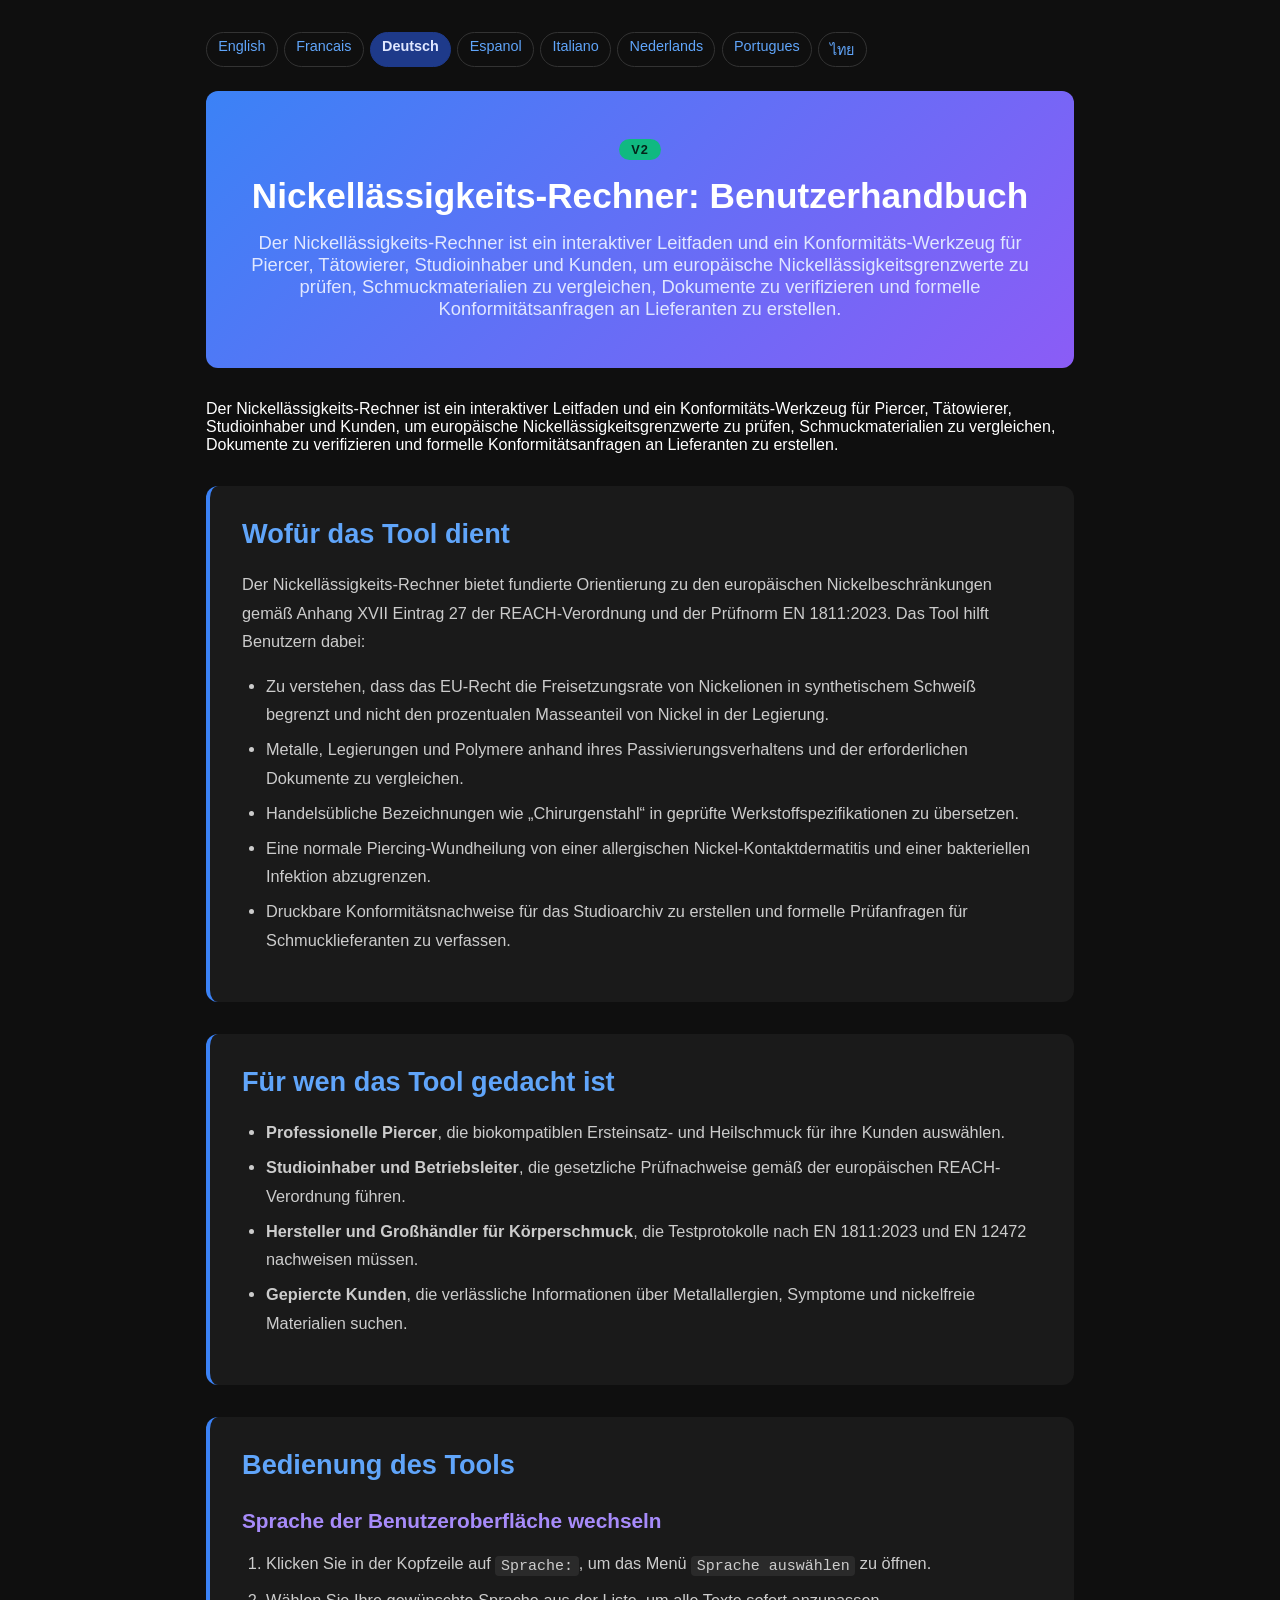
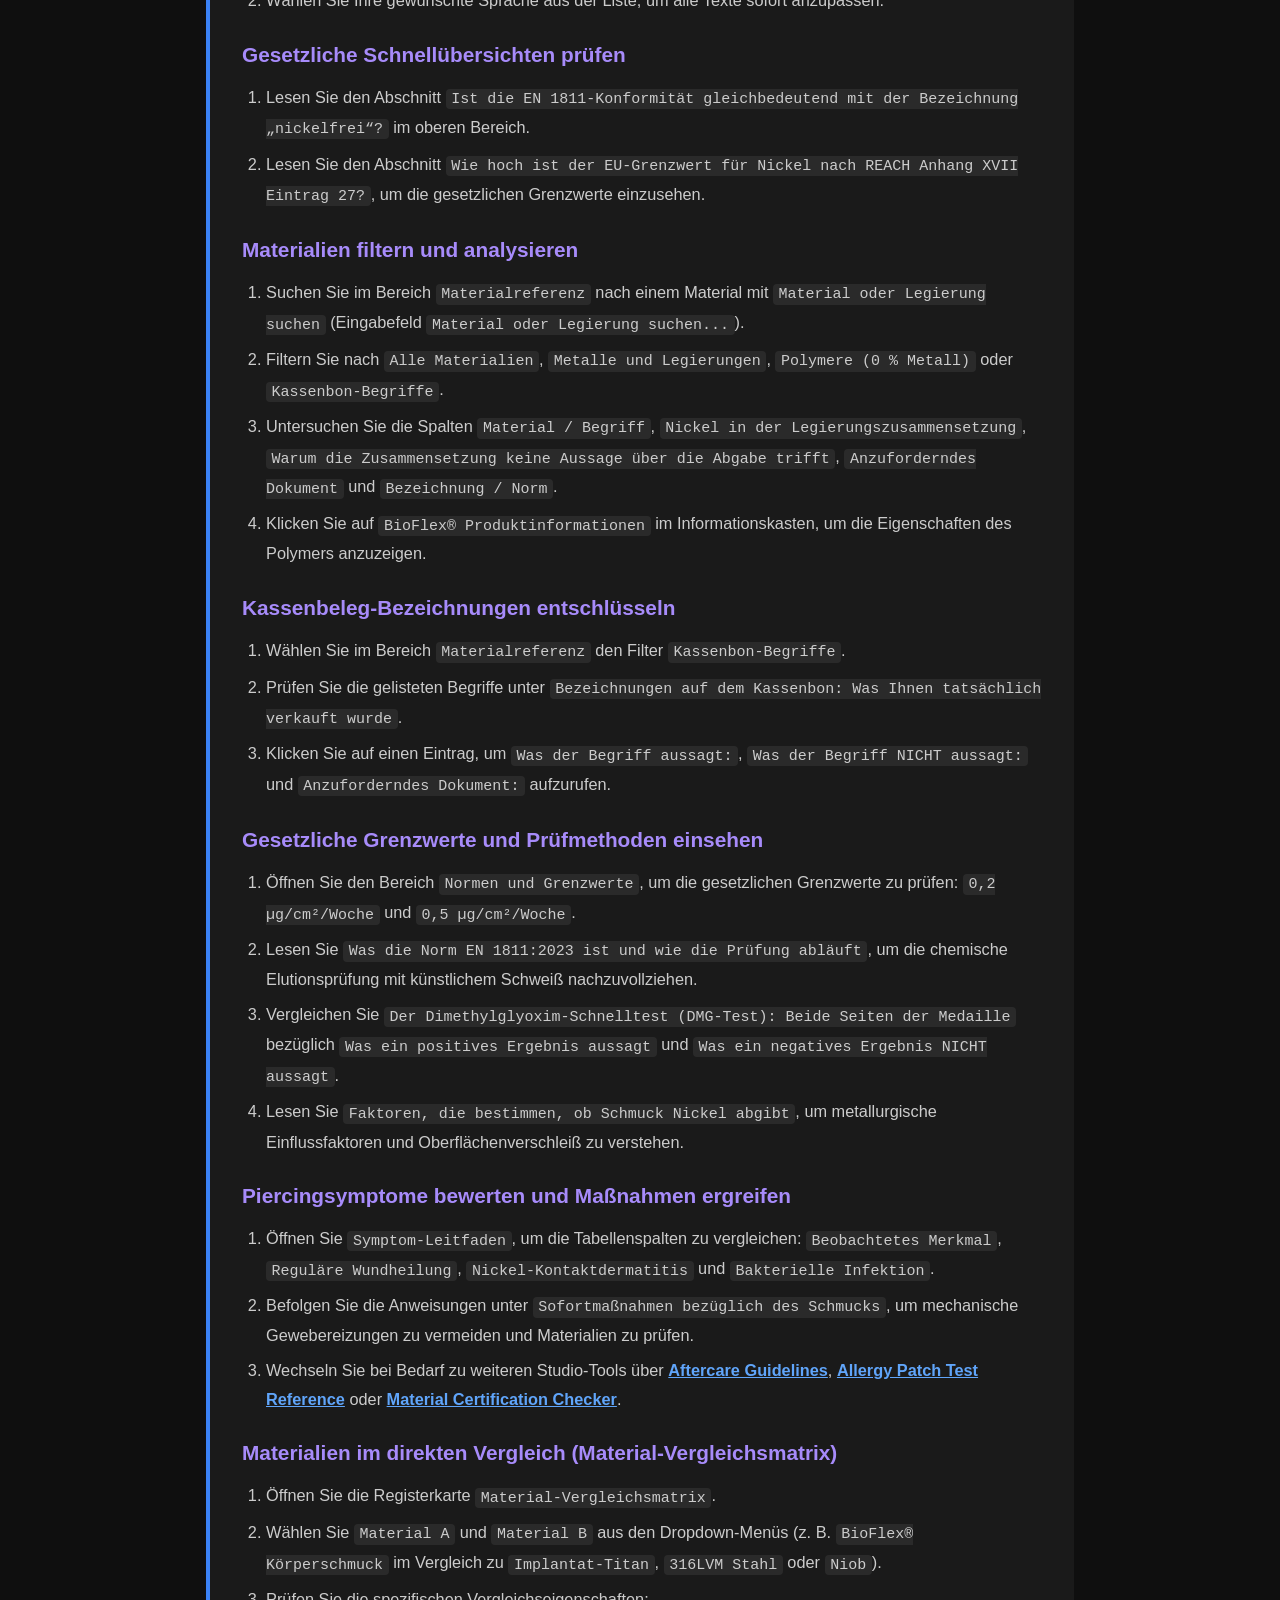
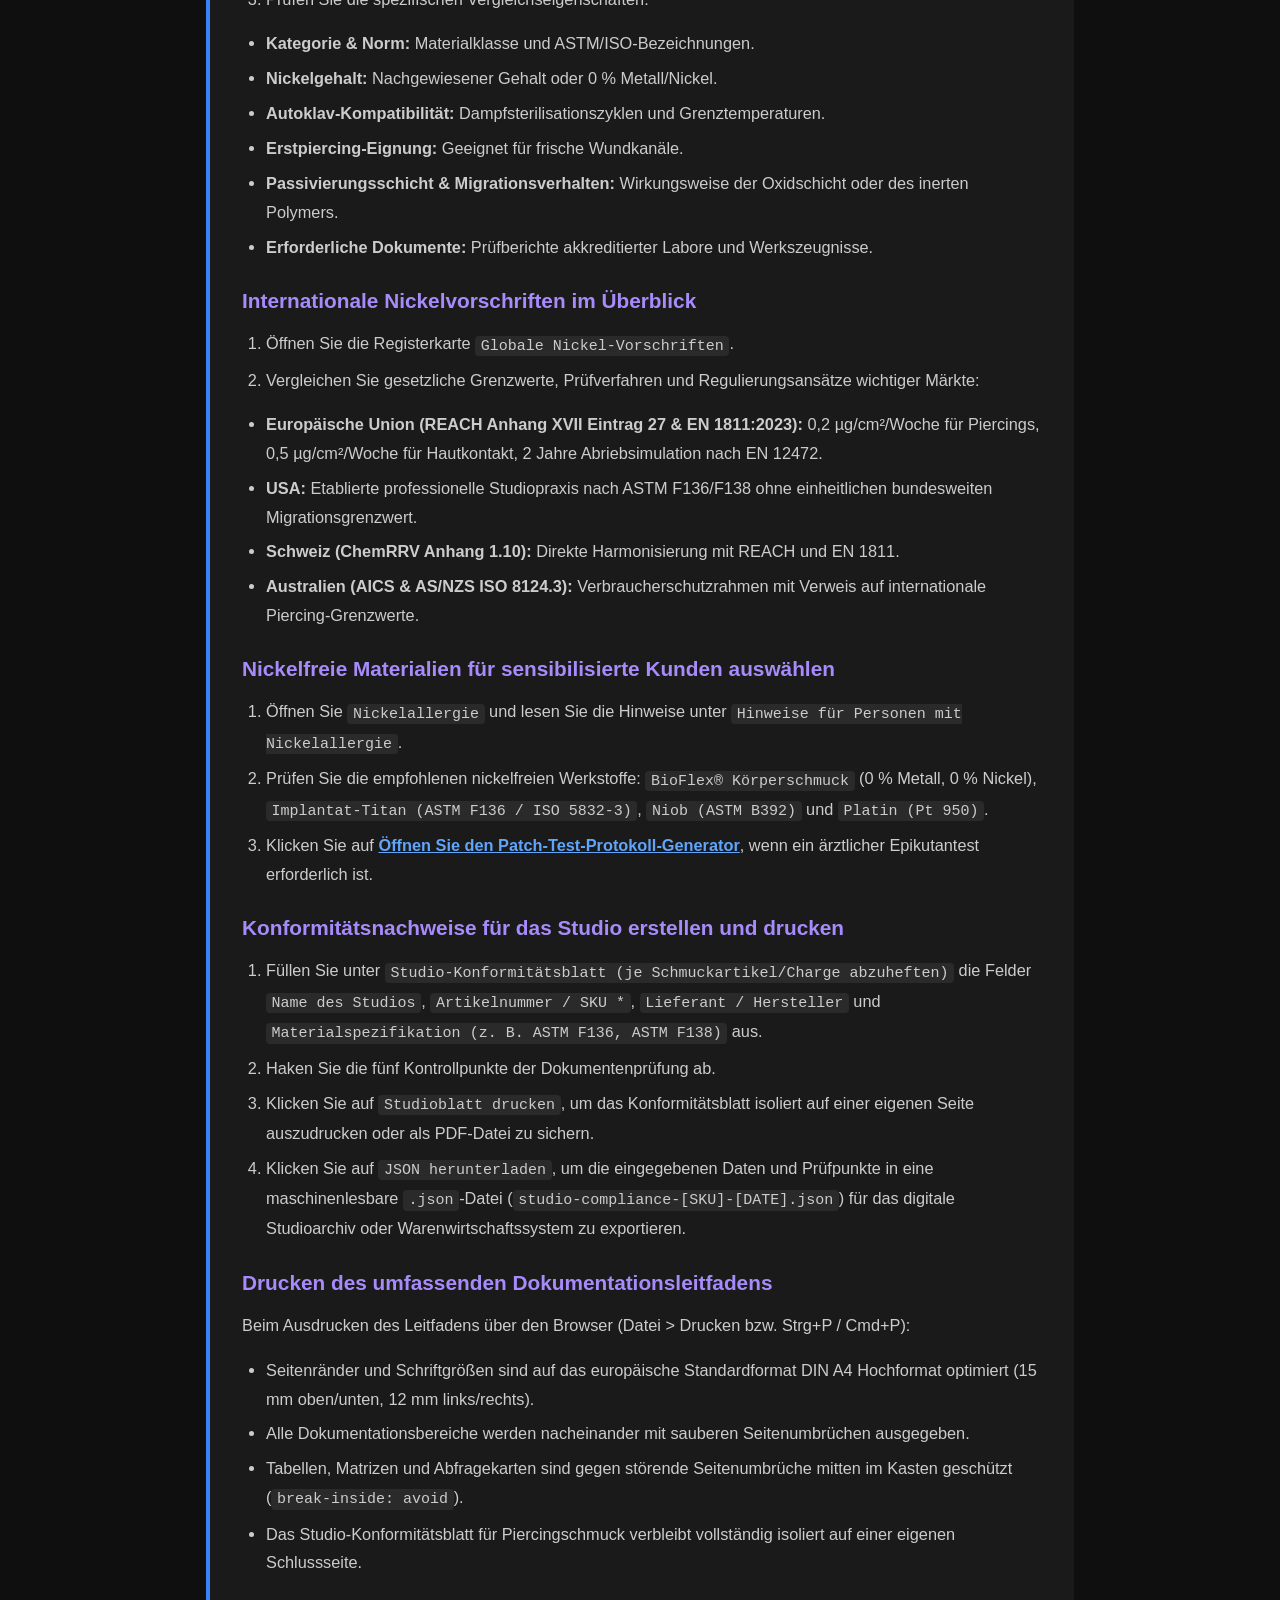
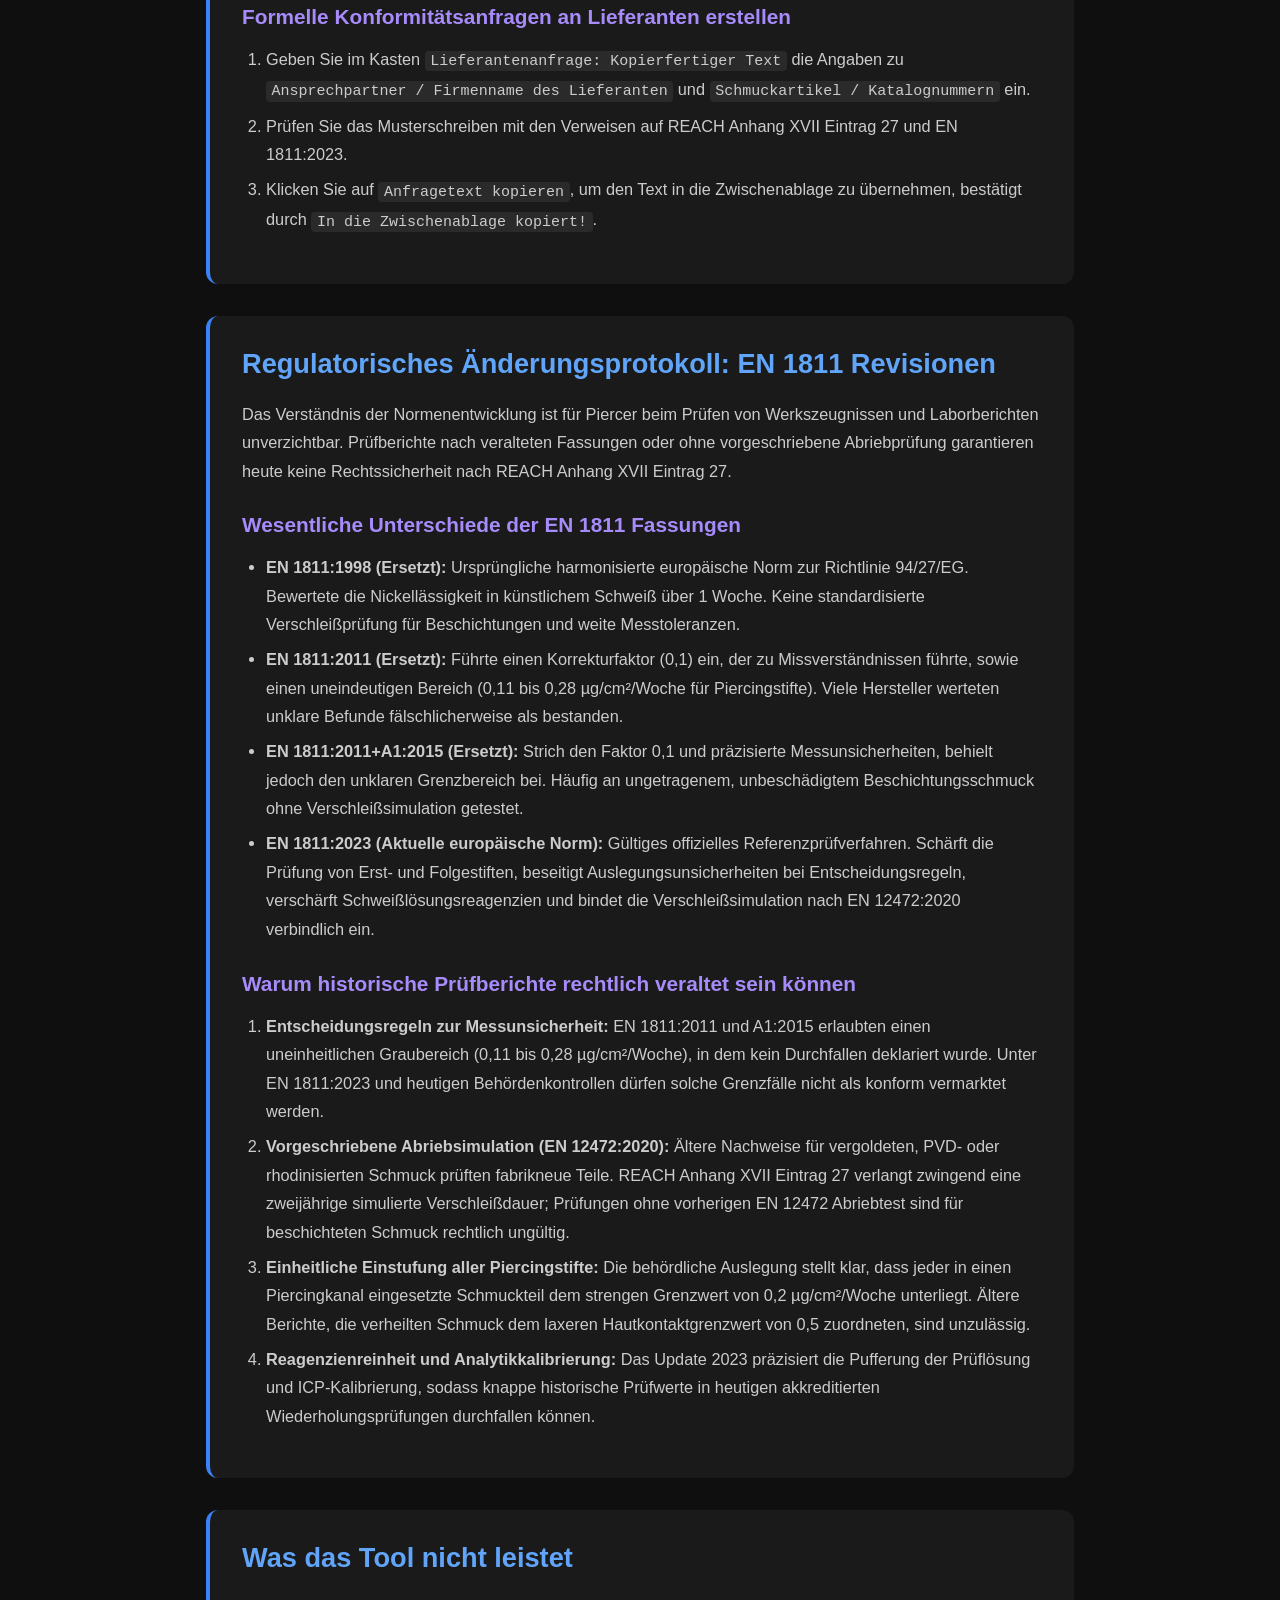
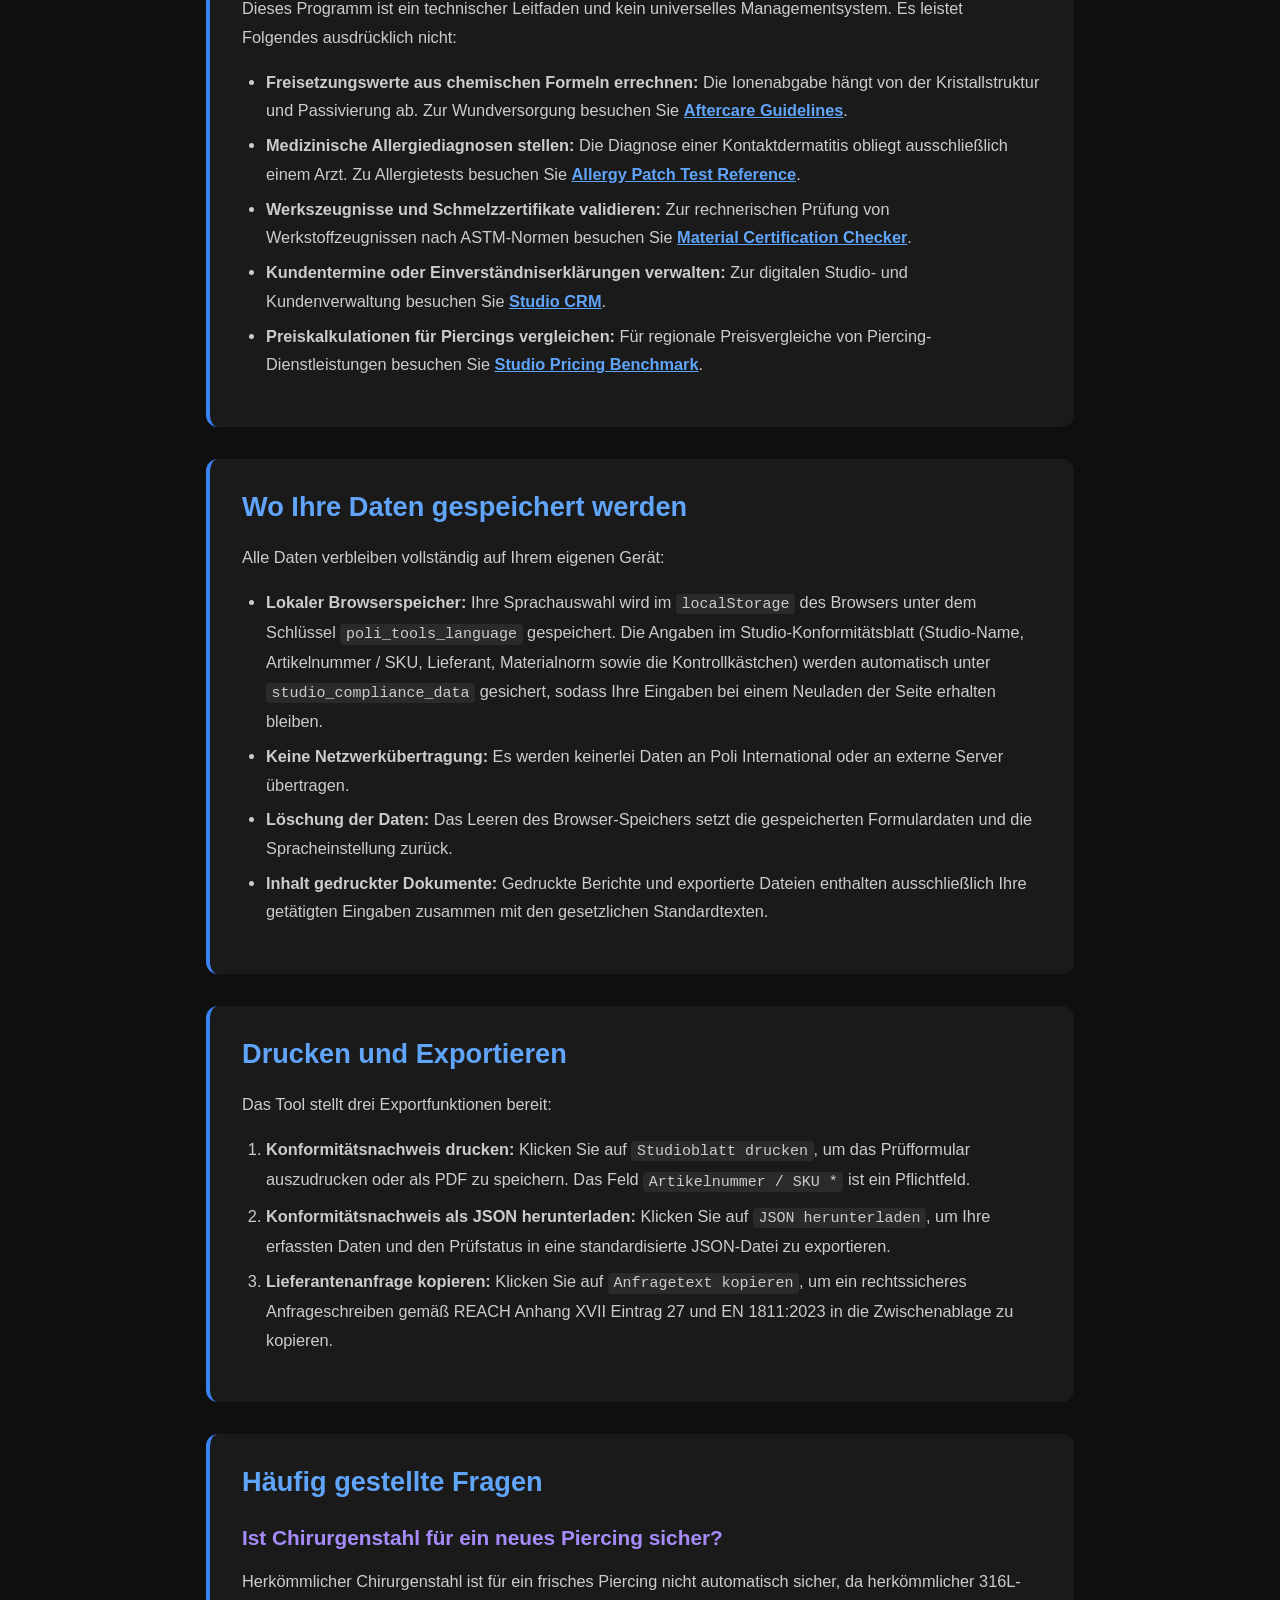
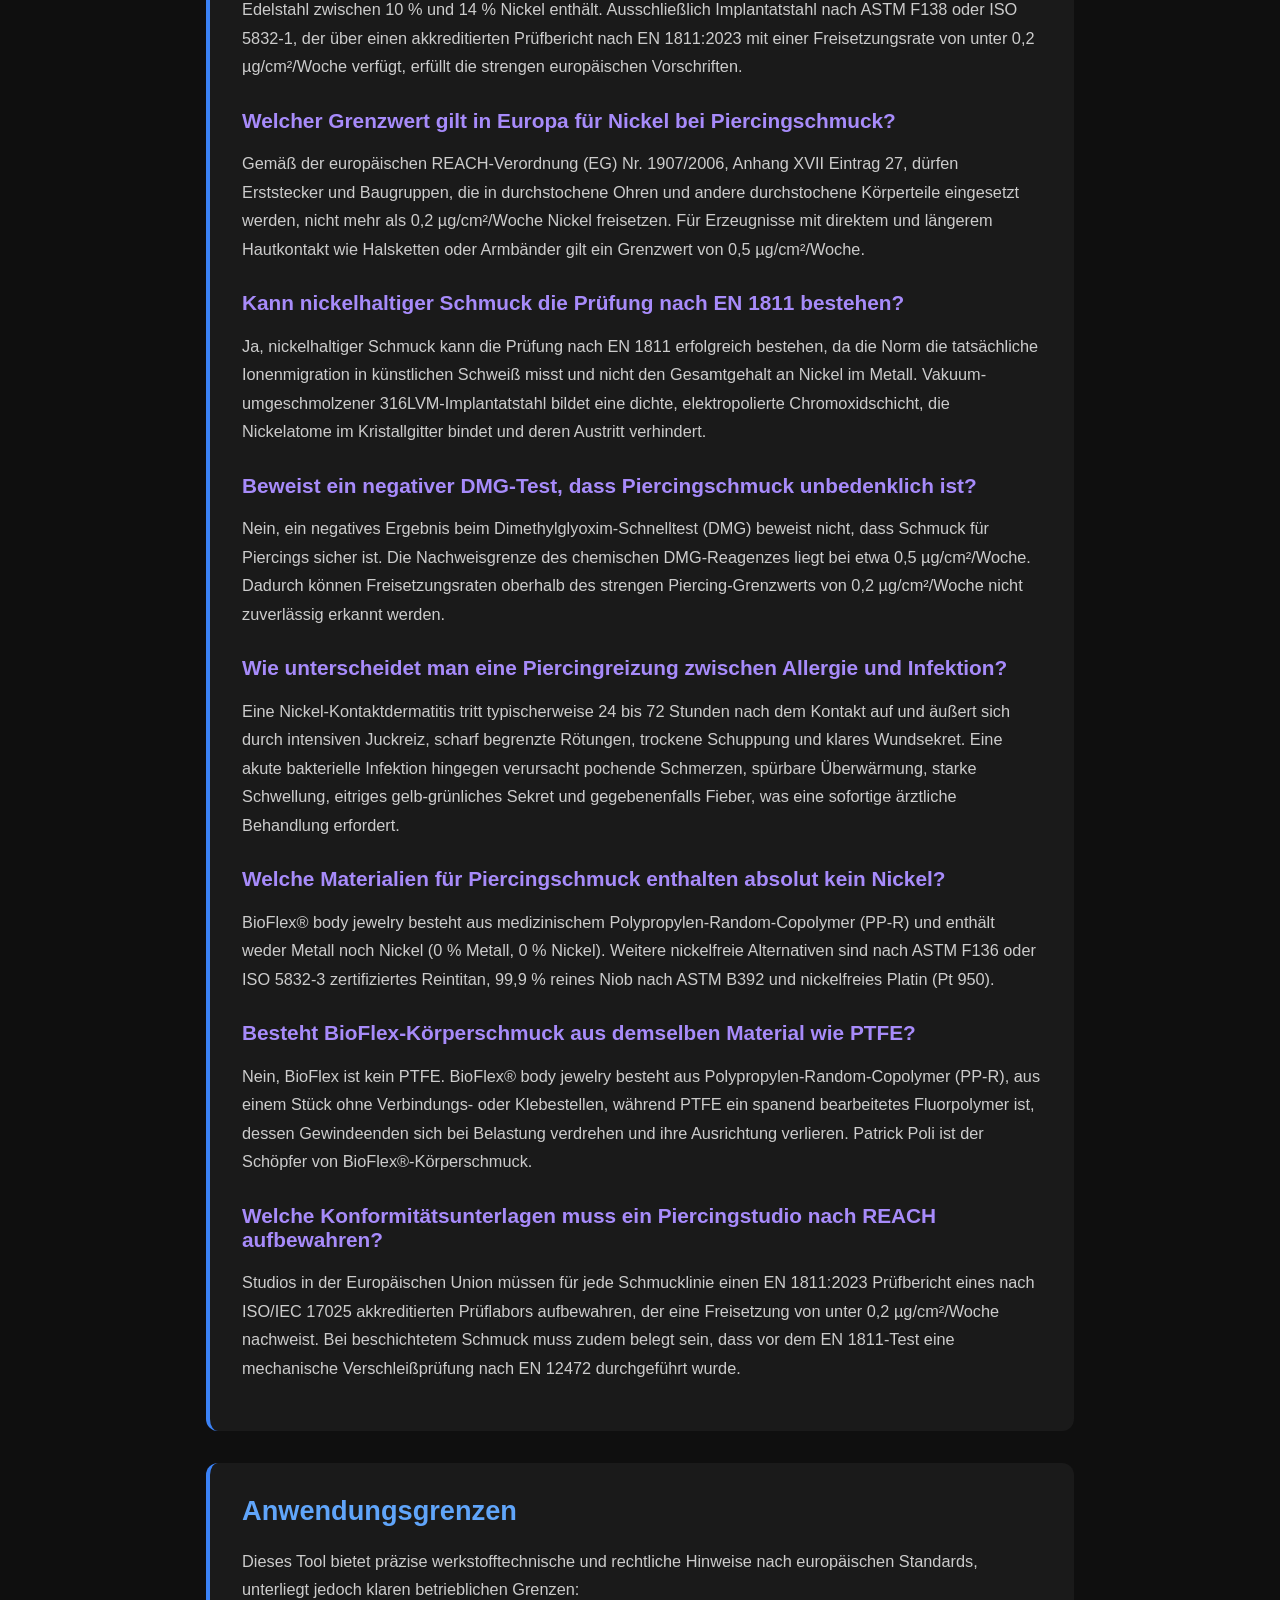
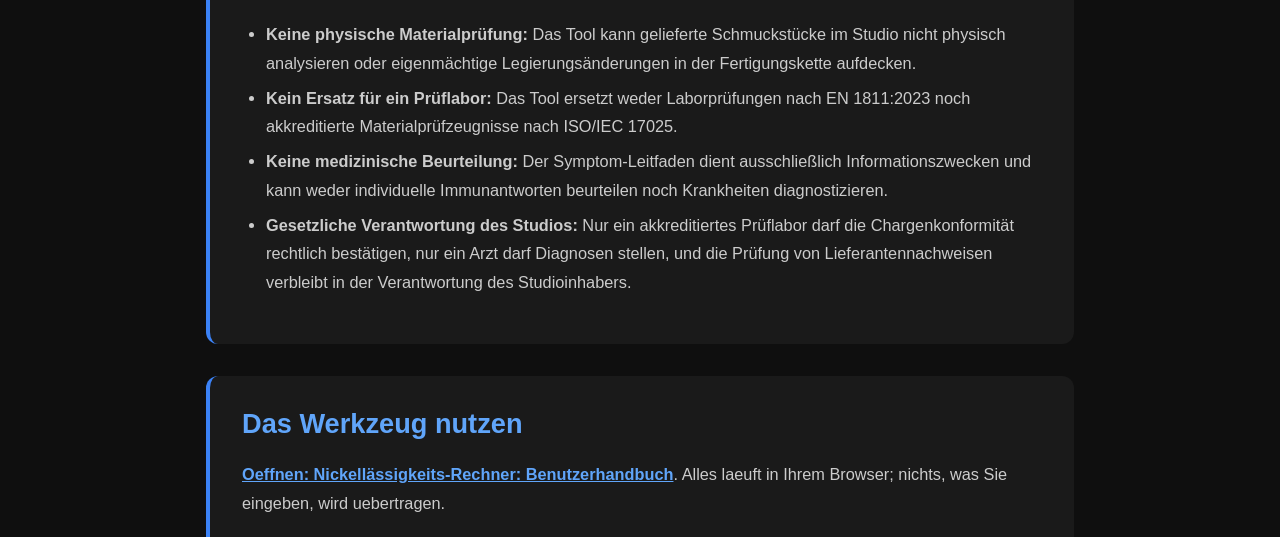
<file: documentation-de.html>
<!DOCTYPE html>
<html lang="de">
<head><meta name="robots" content="noindex,nofollow">
    <meta charset="UTF-8">
    <meta name="viewport" content="width=device-width, initial-scale=1.0">
    <title>Nickellässigkeits-Rechner: Benutzerhandbuch Dokumentation | Poli International</title>
    <meta name="description" content="Der Nickellässigkeits-Rechner ist ein interaktiver Leitfaden und ein Konformitäts-Werkzeug für Piercer, Tätowierer, Studioinhaber und Kunden, um europäische Nickellässigkeitsgrenzwerte zu prüfen, Schmuckmaterialien zu vergleichen, Dokumente zu verifizieren und formelle Konformitätsanfragen an Lieferanten zu erstellen.">
    <link rel="canonical" href="https://poliinternational.com/nickel-release-calculator/">
    <style>
        body { background: #0f0f0f; color: #fff; font-family: -apple-system, BlinkMacSystemFont, "Segoe UI", Roboto, sans-serif; margin: 0; padding: 0; }
        body.in-iframe .doc-hero h1 { display: none; }
        * { box-sizing: border-box; }
        .entry-content { max-width: 900px; margin: 0 auto; padding: 2rem 1rem; }
        .doc-hero { background: linear-gradient(135deg, #3B82F6, #8B5CF6); padding: 3rem 2rem; text-align: center; border-radius: 0.75rem; margin-bottom: 2rem; }
        .doc-hero h1 { font-size: 2.2rem; margin: 0 0 1rem; font-weight: 700; }
        .doc-hero p { font-size: 1.15rem; color: #E0E7FF; margin: 0; }
        .doc-hero .v2 { display: inline-block; margin-bottom: 1rem; padding: 0.2rem 0.75rem; border-radius: 999px; background: #10B981; color: #04241a; font-weight: 800; font-size: 0.8rem; letter-spacing: 0.08em; }
        .doc-section { margin: 2rem 0; padding: 2rem; background: #1a1a1a; border-radius: 0.75rem; border-left: 4px solid #3B82F6; }
        .doc-section h2 { color: #60A5FA; font-size: 1.7rem; margin: 0 0 1.25rem; font-weight: 600; }
        .doc-section h3 { color: #A78BFA; font-size: 1.3rem; margin: 1.75rem 0 0.75rem; font-weight: 600; }
        .doc-section p, .doc-section li { color: #ccc; line-height: 1.75; font-size: 1.02rem; }
        .doc-section ul, .doc-section ol { padding-left: 1.5rem; }
        .doc-section li { margin: 0.4rem 0; }
        .doc-section code { background: #2a2a2a; padding: 0.1rem 0.35rem; border-radius: 0.25rem; font-size: 0.92em; }
        .doc-section a { color: #60A5FA; font-weight: 600; }
        .highlight-box { background: linear-gradient(135deg, #1E3A8A, #4C1D95); padding: 1.25rem 1.5rem; border-radius: 0.5rem; margin: 1.5rem 0; border-left: 4px solid #10B981; }
        .highlight-box p { color: #E0E7FF; margin: 0; }
        table { width: 100%; border-collapse: collapse; margin: 1.5rem 0; }
        th, td { padding: 0.75rem; text-align: left; border: 1px solid #333; vertical-align: top; }
        th { background: #2a2a2a; color: #60A5FA; }
        td { color: #ccc; }
        .doc-langs { display: flex; flex-wrap: wrap; gap: 0.4rem; margin: 0 0 1.5rem; font-size: 0.9rem; }
        .doc-langs a, .doc-langs span { padding: 0.3rem 0.7rem; border-radius: 999px; border: 1px solid #333; text-decoration: none; }
        .doc-langs a { color: #60A5FA; }
        .doc-langs span { background: #1E3A8A; color: #E0E7FF; border-color: #1E3A8A; font-weight: 700; }
    </style>
</head>
<body>
<script>if (window.self !== window.top) document.body.classList.add('in-iframe');</script>
    <div class="entry-content">
        <nav class="doc-langs" aria-label="Documentation language"><a lang="en" href="documentation.html">English</a><a lang="fr" href="documentation-fr.html">Francais</a><span lang="de">Deutsch</span><a lang="es" href="documentation-es.html">Espanol</a><a lang="it" href="documentation-it.html">Italiano</a><a lang="nl" href="documentation-nl.html">Nederlands</a><a lang="pt" href="documentation-pt.html">Portugues</a><a lang="th" href="documentation-th.html">ไทย</a></nav>
        <div class="doc-hero">
            <span class="v2">V2</span>
            <h1>Nickellässigkeits-Rechner: Benutzerhandbuch</h1>
            <p>Der Nickellässigkeits-Rechner ist ein interaktiver Leitfaden und ein Konformitäts-Werkzeug für Piercer, Tätowierer, Studioinhaber und Kunden, um europäische Nickellässigkeitsgrenzwerte zu prüfen, Schmuckmaterialien zu vergleichen, Dokumente zu verifizieren und formelle Konformitätsanfragen an Lieferanten zu erstellen.</p>
        </div>
        <p>Der Nickellässigkeits-Rechner ist ein interaktiver Leitfaden und ein Konformitäts-Werkzeug für Piercer, Tätowierer, Studioinhaber und Kunden, um europäische Nickellässigkeitsgrenzwerte zu prüfen, Schmuckmaterialien zu vergleichen, Dokumente zu verifizieren und formelle Konformitätsanfragen an Lieferanten zu erstellen.</p>
        <div class="doc-section">
        <h2>Wofür das Tool dient</h2>
        <p>Der Nickellässigkeits-Rechner bietet fundierte Orientierung zu den europäischen Nickelbeschränkungen gemäß Anhang XVII Eintrag 27 der REACH-Verordnung und der Prüfnorm EN 1811:2023. Das Tool hilft Benutzern dabei:</p>
        <ul>
        <li>Zu verstehen, dass das EU-Recht die Freisetzungsrate von Nickelionen in synthetischem Schweiß begrenzt und nicht den prozentualen Masseanteil von Nickel in der Legierung.</li>
        <li>Metalle, Legierungen und Polymere anhand ihres Passivierungsverhaltens und der erforderlichen Dokumente zu vergleichen.</li>
        <li>Handelsübliche Bezeichnungen wie „Chirurgenstahl“ in geprüfte Werkstoffspezifikationen zu übersetzen.</li>
        <li>Eine normale Piercing-Wundheilung von einer allergischen Nickel-Kontaktdermatitis und einer bakteriellen Infektion abzugrenzen.</li>
        <li>Druckbare Konformitätsnachweise für das Studioarchiv zu erstellen und formelle Prüfanfragen für Schmucklieferanten zu verfassen.</li>
        </ul>
        </div>
        <div class="doc-section">
        <h2>Für wen das Tool gedacht ist</h2>
        <ul>
        <li><strong>Professionelle Piercer</strong>, die biokompatiblen Ersteinsatz- und Heilschmuck für ihre Kunden auswählen.</li>
        <li><strong>Studioinhaber und Betriebsleiter</strong>, die gesetzliche Prüfnachweise gemäß der europäischen REACH-Verordnung führen.</li>
        <li><strong>Hersteller und Großhändler für Körperschmuck</strong>, die Testprotokolle nach EN 1811:2023 und EN 12472 nachweisen müssen.</li>
        <li><strong>Gepiercte Kunden</strong>, die verlässliche Informationen über Metallallergien, Symptome und nickelfreie Materialien suchen.</li>
        </ul>
        </div>
        <div class="doc-section">
        <h2>Bedienung des Tools</h2>
        <h3>Sprache der Benutzeroberfläche wechseln</h3>
        <ol>
        <li>Klicken Sie in der Kopfzeile auf <code>Sprache:</code>, um das Menü <code>Sprache auswählen</code> zu öffnen.</li>
        <li>Wählen Sie Ihre gewünschte Sprache aus der Liste, um alle Texte sofort anzupassen.</li>
        </ol>
        <h3>Gesetzliche Schnellübersichten prüfen</h3>
        <ol>
        <li>Lesen Sie den Abschnitt <code>Ist die EN 1811-Konformität gleichbedeutend mit der Bezeichnung „nickelfrei“?</code> im oberen Bereich.</li>
        <li>Lesen Sie den Abschnitt <code>Wie hoch ist der EU-Grenzwert für Nickel nach REACH Anhang XVII Eintrag 27?</code>, um die gesetzlichen Grenzwerte einzusehen.</li>
        </ol>
        <h3>Materialien filtern und analysieren</h3>
        <ol>
        <li>Suchen Sie im Bereich <code>Materialreferenz</code> nach einem Material mit <code>Material oder Legierung suchen</code> (Eingabefeld <code>Material oder Legierung suchen...</code>).</li>
        <li>Filtern Sie nach <code>Alle Materialien</code>, <code>Metalle und Legierungen</code>, <code>Polymere (0 % Metall)</code> oder <code>Kassenbon-Begriffe</code>.</li>
        <li>Untersuchen Sie die Spalten <code>Material / Begriff</code>, <code>Nickel in der Legierungszusammensetzung</code>, <code>Warum die Zusammensetzung keine Aussage über die Abgabe trifft</code>, <code>Anzuforderndes Dokument</code> und <code>Bezeichnung / Norm</code>.</li>
        <li>Klicken Sie auf <code>BioFlex® Produktinformationen</code> im Informationskasten, um die Eigenschaften des Polymers anzuzeigen.</li>
        </ol>
        <h3>Kassenbeleg-Bezeichnungen entschlüsseln</h3>
        <ol>
        <li>Wählen Sie im Bereich <code>Materialreferenz</code> den Filter <code>Kassenbon-Begriffe</code>.</li>
        <li>Prüfen Sie die gelisteten Begriffe unter <code>Bezeichnungen auf dem Kassenbon: Was Ihnen tatsächlich verkauft wurde</code>.</li>
        <li>Klicken Sie auf einen Eintrag, um <code>Was der Begriff aussagt:</code>, <code>Was der Begriff NICHT aussagt:</code> und <code>Anzuforderndes Dokument:</code> aufzurufen.</li>
        </ol>
        <h3>Gesetzliche Grenzwerte und Prüfmethoden einsehen</h3>
        <ol>
        <li>Öffnen Sie den Bereich <code>Normen und Grenzwerte</code>, um die gesetzlichen Grenzwerte zu prüfen: <code>0,2 µg/cm²/Woche</code> und <code>0,5 µg/cm²/Woche</code>.</li>
        <li>Lesen Sie <code>Was die Norm EN 1811:2023 ist und wie die Prüfung abläuft</code>, um die chemische Elutionsprüfung mit künstlichem Schweiß nachzuvollziehen.</li>
        <li>Vergleichen Sie <code>Der Dimethylglyoxim-Schnelltest (DMG-Test): Beide Seiten der Medaille</code> bezüglich <code>Was ein positives Ergebnis aussagt</code> und <code>Was ein negatives Ergebnis NICHT aussagt</code>.</li>
        <li>Lesen Sie <code>Faktoren, die bestimmen, ob Schmuck Nickel abgibt</code>, um metallurgische Einflussfaktoren und Oberflächenverschleiß zu verstehen.</li>
        </ol>
        <h3>Piercingsymptome bewerten und Maßnahmen ergreifen</h3>
        <ol>
        <li>Öffnen Sie <code>Symptom-Leitfaden</code>, um die Tabellenspalten zu vergleichen: <code>Beobachtetes Merkmal</code>, <code>Reguläre Wundheilung</code>, <code>Nickel-Kontaktdermatitis</code> und <code>Bakterielle Infektion</code>.</li>
        <li>Befolgen Sie die Anweisungen unter <code>Sofortmaßnahmen bezüglich des Schmucks</code>, um mechanische Gewebereizungen zu vermeiden und Materialien zu prüfen.</li>
        <li>Wechseln Sie bei Bedarf zu weiteren Studio-Tools über <a href="https://poliinternational.com/aftercare/" target="_top">Aftercare Guidelines</a>, <a href="https://poliinternational.com/allergy-patch-test/" target="_top">Allergy Patch Test Reference</a> oder <a href="https://poliinternational.com/material-certification-checker/" target="_top">Material Certification Checker</a>.</li>
        </ol>
        <h3>Materialien im direkten Vergleich (Material-Vergleichsmatrix)</h3>
        <ol>
        <li>Öffnen Sie die Registerkarte <code>Material-Vergleichsmatrix</code>.</li>
        <li>Wählen Sie <code>Material A</code> und <code>Material B</code> aus den Dropdown-Menüs (z. B. <code>BioFlex® Körperschmuck</code> im Vergleich zu <code>Implantat-Titan</code>, <code>316LVM Stahl</code> oder <code>Niob</code>).</li>
        <li>Prüfen Sie die spezifischen Vergleichseigenschaften:</li>
        </ol>
        <ul>
        <li><strong>Kategorie &amp; Norm:</strong> Materialklasse und ASTM/ISO-Bezeichnungen.</li>
        <li><strong>Nickelgehalt:</strong> Nachgewiesener Gehalt oder 0 % Metall/Nickel.</li>
        <li><strong>Autoklav-Kompatibilität:</strong> Dampfsterilisationszyklen und Grenztemperaturen.</li>
        <li><strong>Erstpiercing-Eignung:</strong> Geeignet für frische Wundkanäle.</li>
        <li><strong>Passivierungsschicht &amp; Migrationsverhalten:</strong> Wirkungsweise der Oxidschicht oder des inerten Polymers.</li>
        <li><strong>Erforderliche Dokumente:</strong> Prüfberichte akkreditierter Labore und Werkszeugnisse.</li>
        </ul>
        <h3>Internationale Nickelvorschriften im Überblick</h3>
        <ol>
        <li>Öffnen Sie die Registerkarte <code>Globale Nickel-Vorschriften</code>.</li>
        <li>Vergleichen Sie gesetzliche Grenzwerte, Prüfverfahren und Regulierungsansätze wichtiger Märkte:</li>
        </ol>
        <ul>
        <li><strong>Europäische Union (REACH Anhang XVII Eintrag 27 &amp; EN 1811:2023):</strong> 0,2 µg/cm²/Woche für Piercings, 0,5 µg/cm²/Woche für Hautkontakt, 2 Jahre Abriebsimulation nach EN 12472.</li>
        <li><strong>USA:</strong> Etablierte professionelle Studiopraxis nach ASTM F136/F138 ohne einheitlichen bundesweiten Migrationsgrenzwert.</li>
        <li><strong>Schweiz (ChemRRV Anhang 1.10):</strong> Direkte Harmonisierung mit REACH und EN 1811.</li>
        <li><strong>Australien (AICS &amp; AS/NZS ISO 8124.3):</strong> Verbraucherschutzrahmen mit Verweis auf internationale Piercing-Grenzwerte.</li>
        </ul>
        <h3>Nickelfreie Materialien für sensibilisierte Kunden auswählen</h3>
        <ol>
        <li>Öffnen Sie <code>Nickelallergie</code> und lesen Sie die Hinweise unter <code>Hinweise für Personen mit Nickelallergie</code>.</li>
        <li>Prüfen Sie die empfohlenen nickelfreien Werkstoffe: <code>BioFlex® Körperschmuck</code> (0 % Metall, 0 % Nickel), <code>Implantat-Titan (ASTM F136 / ISO 5832-3)</code>, <code>Niob (ASTM B392)</code> und <code>Platin (Pt 950)</code>.</li>
        <li>Klicken Sie auf <a href="https://poliinternational.com/allergy-patch-test/" target="_top">Öffnen Sie den Patch-Test-Protokoll-Generator</a>, wenn ein ärztlicher Epikutantest erforderlich ist.</li>
        </ol>
        <h3>Konformitätsnachweise für das Studio erstellen und drucken</h3>
        <ol>
        <li>Füllen Sie unter <code>Studio-Konformitätsblatt (je Schmuckartikel/Charge abzuheften)</code> die Felder <code>Name des Studios</code>, <code>Artikelnummer / SKU *</code>, <code>Lieferant / Hersteller</code> und <code>Materialspezifikation (z. B. ASTM F136, ASTM F138)</code> aus.</li>
        <li>Haken Sie die fünf Kontrollpunkte der Dokumentenprüfung ab.</li>
        <li>Klicken Sie auf <code>Studioblatt drucken</code>, um das Konformitätsblatt isoliert auf einer eigenen Seite auszudrucken oder als PDF-Datei zu sichern.</li>
        <li>Klicken Sie auf <code>JSON herunterladen</code>, um die eingegebenen Daten und Prüfpunkte in eine maschinenlesbare <code>.json</code>-Datei (<code>studio-compliance-[SKU]-[DATE].json</code>) für das digitale Studioarchiv oder Warenwirtschaftssystem zu exportieren.</li>
        </ol>
        <h3>Drucken des umfassenden Dokumentationsleitfadens</h3>
        <p>Beim Ausdrucken des Leitfadens über den Browser (Datei &gt; Drucken bzw. Strg+P / Cmd+P):</p>
        <ul>
        <li>Seitenränder und Schriftgrößen sind auf das europäische Standardformat DIN A4 Hochformat optimiert (15 mm oben/unten, 12 mm links/rechts).</li>
        <li>Alle Dokumentationsbereiche werden nacheinander mit sauberen Seitenumbrüchen ausgegeben.</li>
        <li>Tabellen, Matrizen und Abfragekarten sind gegen störende Seitenumbrüche mitten im Kasten geschützt (<code>break-inside: avoid</code>).</li>
        <li>Das Studio-Konformitätsblatt für Piercingschmuck verbleibt vollständig isoliert auf einer eigenen Schlussseite.</li>
        </ul>
        <h3>Formelle Konformitätsanfragen an Lieferanten erstellen</h3>
        <ol>
        <li>Geben Sie im Kasten <code>Lieferantenanfrage: Kopierfertiger Text</code> die Angaben zu <code>Ansprechpartner / Firmenname des Lieferanten</code> und <code>Schmuckartikel / Katalognummern</code> ein.</li>
        <li>Prüfen Sie das Musterschreiben mit den Verweisen auf REACH Anhang XVII Eintrag 27 und EN 1811:2023.</li>
        <li>Klicken Sie auf <code>Anfragetext kopieren</code>, um den Text in die Zwischenablage zu übernehmen, bestätigt durch <code>In die Zwischenablage kopiert!</code>.</li>
        </ol>
        </div>
        <div class="doc-section">
        <h2>Regulatorisches Änderungsprotokoll: EN 1811 Revisionen</h2>
        <p>Das Verständnis der Normenentwicklung ist für Piercer beim Prüfen von Werkszeugnissen und Laborberichten unverzichtbar. Prüfberichte nach veralteten Fassungen oder ohne vorgeschriebene Abriebprüfung garantieren heute keine Rechtssicherheit nach REACH Anhang XVII Eintrag 27.</p>
        <h3>Wesentliche Unterschiede der EN 1811 Fassungen</h3>
        <ul>
        <li><strong>EN 1811:1998 (Ersetzt):</strong> Ursprüngliche harmonisierte europäische Norm zur Richtlinie 94/27/EG. Bewertete die Nickellässigkeit in künstlichem Schweiß über 1 Woche. Keine standardisierte Verschleißprüfung für Beschichtungen und weite Messtoleranzen.</li>
        <li><strong>EN 1811:2011 (Ersetzt):</strong> Führte einen Korrekturfaktor (0,1) ein, der zu Missverständnissen führte, sowie einen uneindeutigen Bereich (0,11 bis 0,28 µg/cm²/Woche für Piercingstifte). Viele Hersteller werteten unklare Befunde fälschlicherweise als bestanden.</li>
        <li><strong>EN 1811:2011+A1:2015 (Ersetzt):</strong> Strich den Faktor 0,1 und präzisierte Messunsicherheiten, behielt jedoch den unklaren Grenzbereich bei. Häufig an ungetragenem, unbeschädigtem Beschichtungsschmuck ohne Verschleißsimulation getestet.</li>
        <li><strong>EN 1811:2023 (Aktuelle europäische Norm):</strong> Gültiges offizielles Referenzprüfverfahren. Schärft die Prüfung von Erst- und Folgestiften, beseitigt Auslegungsunsicherheiten bei Entscheidungsregeln, verschärft Schweißlösungsreagenzien und bindet die Verschleißsimulation nach EN 12472:2020 verbindlich ein.</li>
        </ul>
        <h3>Warum historische Prüfberichte rechtlich veraltet sein können</h3>
        <ol>
        <li><strong>Entscheidungsregeln zur Messunsicherheit:</strong> EN 1811:2011 und A1:2015 erlaubten einen uneinheitlichen Graubereich (0,11 bis 0,28 µg/cm²/Woche), in dem kein Durchfallen deklariert wurde. Unter EN 1811:2023 und heutigen Behördenkontrollen dürfen solche Grenzfälle nicht als konform vermarktet werden.</li>
        <li><strong>Vorgeschriebene Abriebsimulation (EN 12472:2020):</strong> Ältere Nachweise für vergoldeten, PVD- oder rhodinisierten Schmuck prüften fabrikneue Teile. REACH Anhang XVII Eintrag 27 verlangt zwingend eine zweijährige simulierte Verschleißdauer; Prüfungen ohne vorherigen EN 12472 Abriebtest sind für beschichteten Schmuck rechtlich ungültig.</li>
        <li><strong>Einheitliche Einstufung aller Piercingstifte:</strong> Die behördliche Auslegung stellt klar, dass jeder in einen Piercingkanal eingesetzte Schmuckteil dem strengen Grenzwert von 0,2 µg/cm²/Woche unterliegt. Ältere Berichte, die verheilten Schmuck dem laxeren Hautkontaktgrenzwert von 0,5 zuordneten, sind unzulässig.</li>
        <li><strong>Reagenzienreinheit und Analytikkalibrierung:</strong> Das Update 2023 präzisiert die Pufferung der Prüflösung und ICP-Kalibrierung, sodass knappe historische Prüfwerte in heutigen akkreditierten Wiederholungsprüfungen durchfallen können.</li>
        </ol>
        </div>
        <div class="doc-section">
        <h2>Was das Tool nicht leistet</h2>
        <p>Dieses Programm ist ein technischer Leitfaden und kein universelles Managementsystem. Es leistet Folgendes ausdrücklich nicht:</p>
        <ul>
        <li><strong>Freisetzungswerte aus chemischen Formeln errechnen:</strong> Die Ionenabgabe hängt von der Kristallstruktur und Passivierung ab. Zur Wundversorgung besuchen Sie <a href="https://poliinternational.com/aftercare/" target="_top">Aftercare Guidelines</a>.</li>
        <li><strong>Medizinische Allergiediagnosen stellen:</strong> Die Diagnose einer Kontaktdermatitis obliegt ausschließlich einem Arzt. Zu Allergietests besuchen Sie <a href="https://poliinternational.com/allergy-patch-test/" target="_top">Allergy Patch Test Reference</a>.</li>
        <li><strong>Werkszeugnisse und Schmelzzertifikate validieren:</strong> Zur rechnerischen Prüfung von Werkstoffzeugnissen nach ASTM-Normen besuchen Sie <a href="https://poliinternational.com/material-certification-checker/" target="_top">Material Certification Checker</a>.</li>
        <li><strong>Kundentermine oder Einverständniserklärungen verwalten:</strong> Zur digitalen Studio- und Kundenverwaltung besuchen Sie <a href="https://poliinternational.com/studio-crm/" target="_top">Studio CRM</a>.</li>
        <li><strong>Preiskalkulationen für Piercings vergleichen:</strong> Für regionale Preisvergleiche von Piercing-Dienstleistungen besuchen Sie <a href="https://poliinternational.com/studio-pricing-benchmark/" target="_top">Studio Pricing Benchmark</a>.</li>
        </ul>
        </div>
        <div class="doc-section">
        <h2>Wo Ihre Daten gespeichert werden</h2>
        <p>Alle Daten verbleiben vollständig auf Ihrem eigenen Gerät:</p>
        <ul>
        <li><strong>Lokaler Browserspeicher:</strong> Ihre Sprachauswahl wird im <code>localStorage</code> des Browsers unter dem Schlüssel <code>poli_tools_language</code> gespeichert. Die Angaben im Studio-Konformitätsblatt (Studio-Name, Artikelnummer / SKU, Lieferant, Materialnorm sowie die Kontrollkästchen) werden automatisch unter <code>studio_compliance_data</code> gesichert, sodass Ihre Eingaben bei einem Neuladen der Seite erhalten bleiben.</li>
        <li><strong>Keine Netzwerkübertragung:</strong> Es werden keinerlei Daten an Poli International oder an externe Server übertragen.</li>
        <li><strong>Löschung der Daten:</strong> Das Leeren des Browser-Speichers setzt die gespeicherten Formulardaten und die Spracheinstellung zurück.</li>
        <li><strong>Inhalt gedruckter Dokumente:</strong> Gedruckte Berichte und exportierte Dateien enthalten ausschließlich Ihre getätigten Eingaben zusammen mit den gesetzlichen Standardtexten.</li>
        </ul>
        </div>
        <div class="doc-section">
        <h2>Drucken und Exportieren</h2>
        <p>Das Tool stellt drei Exportfunktionen bereit:</p>
        <ol>
        <li><strong>Konformitätsnachweis drucken:</strong> Klicken Sie auf <code>Studioblatt drucken</code>, um das Prüfformular auszudrucken oder als PDF zu speichern. Das Feld <code>Artikelnummer / SKU *</code> ist ein Pflichtfeld.</li>
        <li><strong>Konformitätsnachweis als JSON herunterladen:</strong> Klicken Sie auf <code>JSON herunterladen</code>, um Ihre erfassten Daten und den Prüfstatus in eine standardisierte JSON-Datei zu exportieren.</li>
        <li><strong>Lieferantenanfrage kopieren:</strong> Klicken Sie auf <code>Anfragetext kopieren</code>, um ein rechtssicheres Anfrageschreiben gemäß REACH Anhang XVII Eintrag 27 und EN 1811:2023 in die Zwischenablage zu kopieren.</li>
        </ol>
        </div>
        <div class="doc-section">
        <h2>Häufig gestellte Fragen</h2>
        <h3>Ist Chirurgenstahl für ein neues Piercing sicher?</h3>
        <p>Herkömmlicher Chirurgenstahl ist für ein frisches Piercing nicht automatisch sicher, da herkömmlicher 316L-Edelstahl zwischen 10 % und 14 % Nickel enthält. Ausschließlich Implantatstahl nach ASTM F138 oder ISO 5832-1, der über einen akkreditierten Prüfbericht nach EN 1811:2023 mit einer Freisetzungsrate von unter 0,2 µg/cm²/Woche verfügt, erfüllt die strengen europäischen Vorschriften.</p>
        <h3>Welcher Grenzwert gilt in Europa für Nickel bei Piercingschmuck?</h3>
        <p>Gemäß der europäischen REACH-Verordnung (EG) Nr. 1907/2006, Anhang XVII Eintrag 27, dürfen Erststecker und Baugruppen, die in durchstochene Ohren und andere durchstochene Körperteile eingesetzt werden, nicht mehr als 0,2 µg/cm²/Woche Nickel freisetzen. Für Erzeugnisse mit direktem und längerem Hautkontakt wie Halsketten oder Armbänder gilt ein Grenzwert von 0,5 µg/cm²/Woche.</p>
        <h3>Kann nickelhaltiger Schmuck die Prüfung nach EN 1811 bestehen?</h3>
        <p>Ja, nickelhaltiger Schmuck kann die Prüfung nach EN 1811 erfolgreich bestehen, da die Norm die tatsächliche Ionenmigration in künstlichen Schweiß misst und nicht den Gesamtgehalt an Nickel im Metall. Vakuum-umgeschmolzener 316LVM-Implantatstahl bildet eine dichte, elektropolierte Chromoxidschicht, die Nickelatome im Kristallgitter bindet und deren Austritt verhindert.</p>
        <h3>Beweist ein negativer DMG-Test, dass Piercingschmuck unbedenklich ist?</h3>
        <p>Nein, ein negatives Ergebnis beim Dimethylglyoxim-Schnelltest (DMG) beweist nicht, dass Schmuck für Piercings sicher ist. Die Nachweisgrenze des chemischen DMG-Reagenzes liegt bei etwa 0,5 µg/cm²/Woche. Dadurch können Freisetzungsraten oberhalb des strengen Piercing-Grenzwerts von 0,2 µg/cm²/Woche nicht zuverlässig erkannt werden.</p>
        <h3>Wie unterscheidet man eine Piercingreizung zwischen Allergie und Infektion?</h3>
        <p>Eine Nickel-Kontaktdermatitis tritt typischerweise 24 bis 72 Stunden nach dem Kontakt auf und äußert sich durch intensiven Juckreiz, scharf begrenzte Rötungen, trockene Schuppung und klares Wundsekret. Eine akute bakterielle Infektion hingegen verursacht pochende Schmerzen, spürbare Überwärmung, starke Schwellung, eitriges gelb-grünliches Sekret und gegebenenfalls Fieber, was eine sofortige ärztliche Behandlung erfordert.</p>
        <h3>Welche Materialien für Piercingschmuck enthalten absolut kein Nickel?</h3>
        <p>BioFlex® body jewelry besteht aus medizinischem Polypropylen-Random-Copolymer (PP-R) und enthält weder Metall noch Nickel (0 % Metall, 0 % Nickel). Weitere nickelfreie Alternativen sind nach ASTM F136 oder ISO 5832-3 zertifiziertes Reintitan, 99,9 % reines Niob nach ASTM B392 und nickelfreies Platin (Pt 950).</p>
        <h3>Besteht BioFlex-Körperschmuck aus demselben Material wie PTFE?</h3>
        <p>Nein, BioFlex ist kein PTFE. BioFlex® body jewelry besteht aus Polypropylen-Random-Copolymer (PP-R), aus einem Stück ohne Verbindungs- oder Klebestellen, während PTFE ein spanend bearbeitetes Fluorpolymer ist, dessen Gewindeenden sich bei Belastung verdrehen und ihre Ausrichtung verlieren. Patrick Poli ist der Schöpfer von BioFlex®-Körperschmuck.</p>
        <h3>Welche Konformitätsunterlagen muss ein Piercingstudio nach REACH aufbewahren?</h3>
        <p>Studios in der Europäischen Union müssen für jede Schmucklinie einen EN 1811:2023 Prüfbericht eines nach ISO/IEC 17025 akkreditierten Prüflabors aufbewahren, der eine Freisetzung von unter 0,2 µg/cm²/Woche nachweist. Bei beschichtetem Schmuck muss zudem belegt sein, dass vor dem EN 1811-Test eine mechanische Verschleißprüfung nach EN 12472 durchgeführt wurde.</p>
        </div>
        <div class="doc-section">
        <h2>Anwendungsgrenzen</h2>
        <p>Dieses Tool bietet präzise werkstofftechnische und rechtliche Hinweise nach europäischen Standards, unterliegt jedoch klaren betrieblichen Grenzen:</p>
        <ul>
        <li><strong>Keine physische Materialprüfung:</strong> Das Tool kann gelieferte Schmuckstücke im Studio nicht physisch analysieren oder eigenmächtige Legierungsänderungen in der Fertigungskette aufdecken.</li>
        <li><strong>Kein Ersatz für ein Prüflabor:</strong> Das Tool ersetzt weder Laborprüfungen nach EN 1811:2023 noch akkreditierte Materialprüfzeugnisse nach ISO/IEC 17025.</li>
        <li><strong>Keine medizinische Beurteilung:</strong> Der Symptom-Leitfaden dient ausschließlich Informationszwecken und kann weder individuelle Immunantworten beurteilen noch Krankheiten diagnostizieren.</li>
        <li><strong>Gesetzliche Verantwortung des Studios:</strong> Nur ein akkreditiertes Prüflabor darf die Chargenkonformität rechtlich bestätigen, nur ein Arzt darf Diagnosen stellen, und die Prüfung von Lieferantennachweisen verbleibt in der Verantwortung des Studioinhabers.</li>
        </ul>
        </div>
        <div class="doc-section">
            <h2>Das Werkzeug nutzen</h2>
            <p><a href="https://poliinternational.com/nickel-release-calculator/" target="_top">Oeffnen: Nickellässigkeits-Rechner: Benutzerhandbuch</a>. Alles laeuft in Ihrem Browser; nichts, was Sie eingeben, wird uebertragen.</p>
        </div>
    </div>
</body>
</html>
</file>
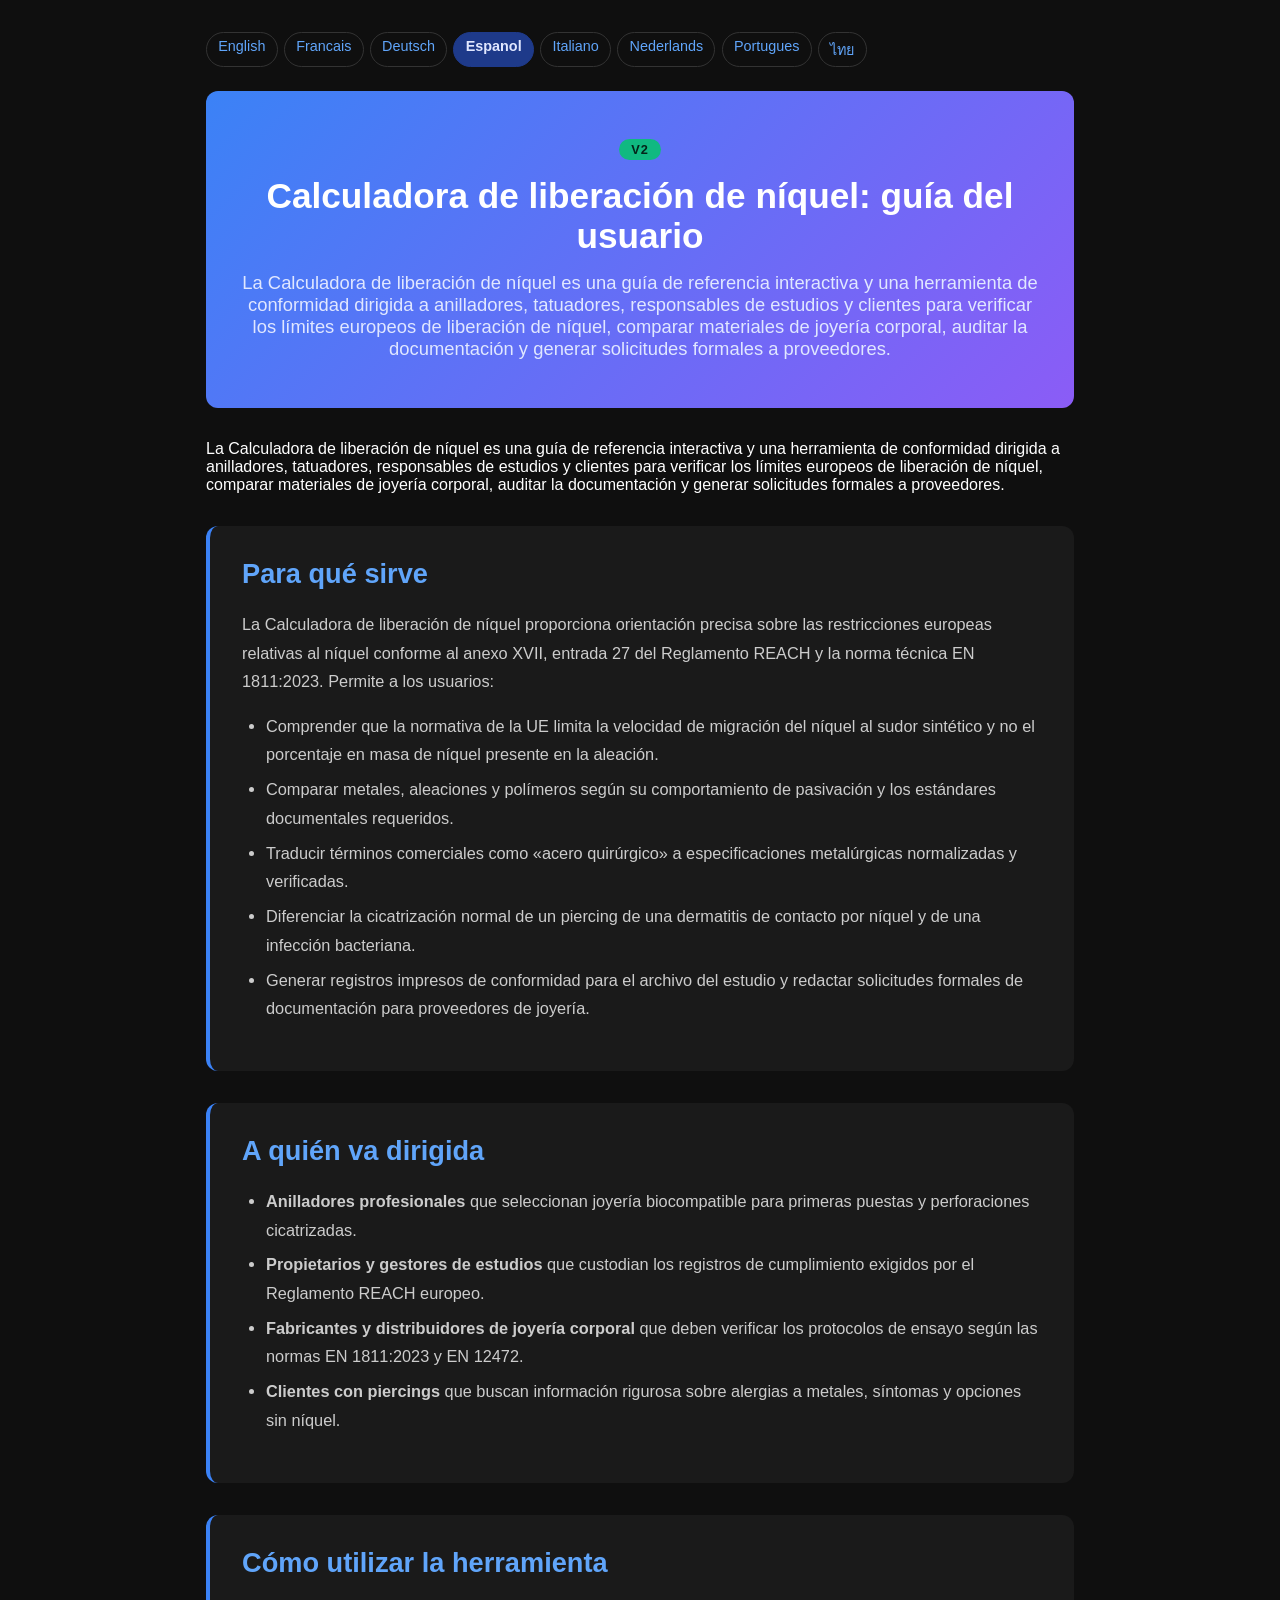
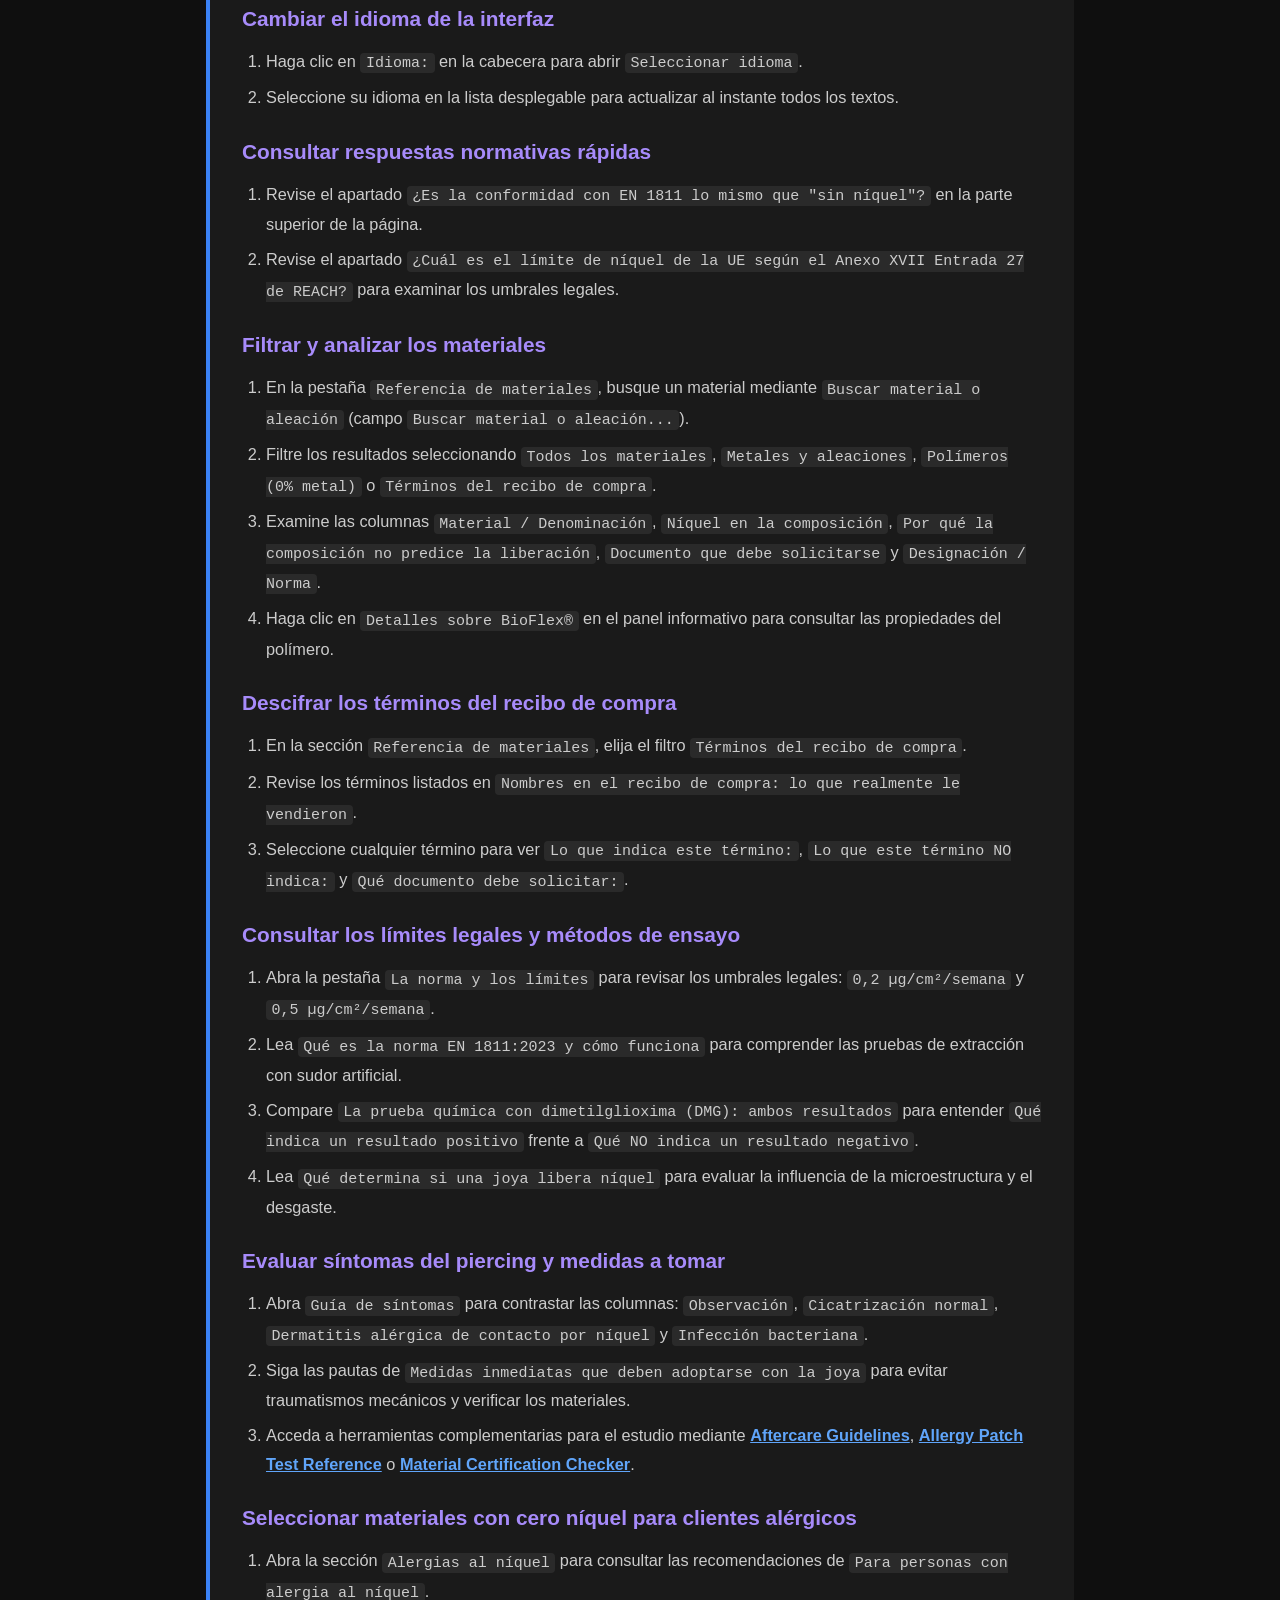
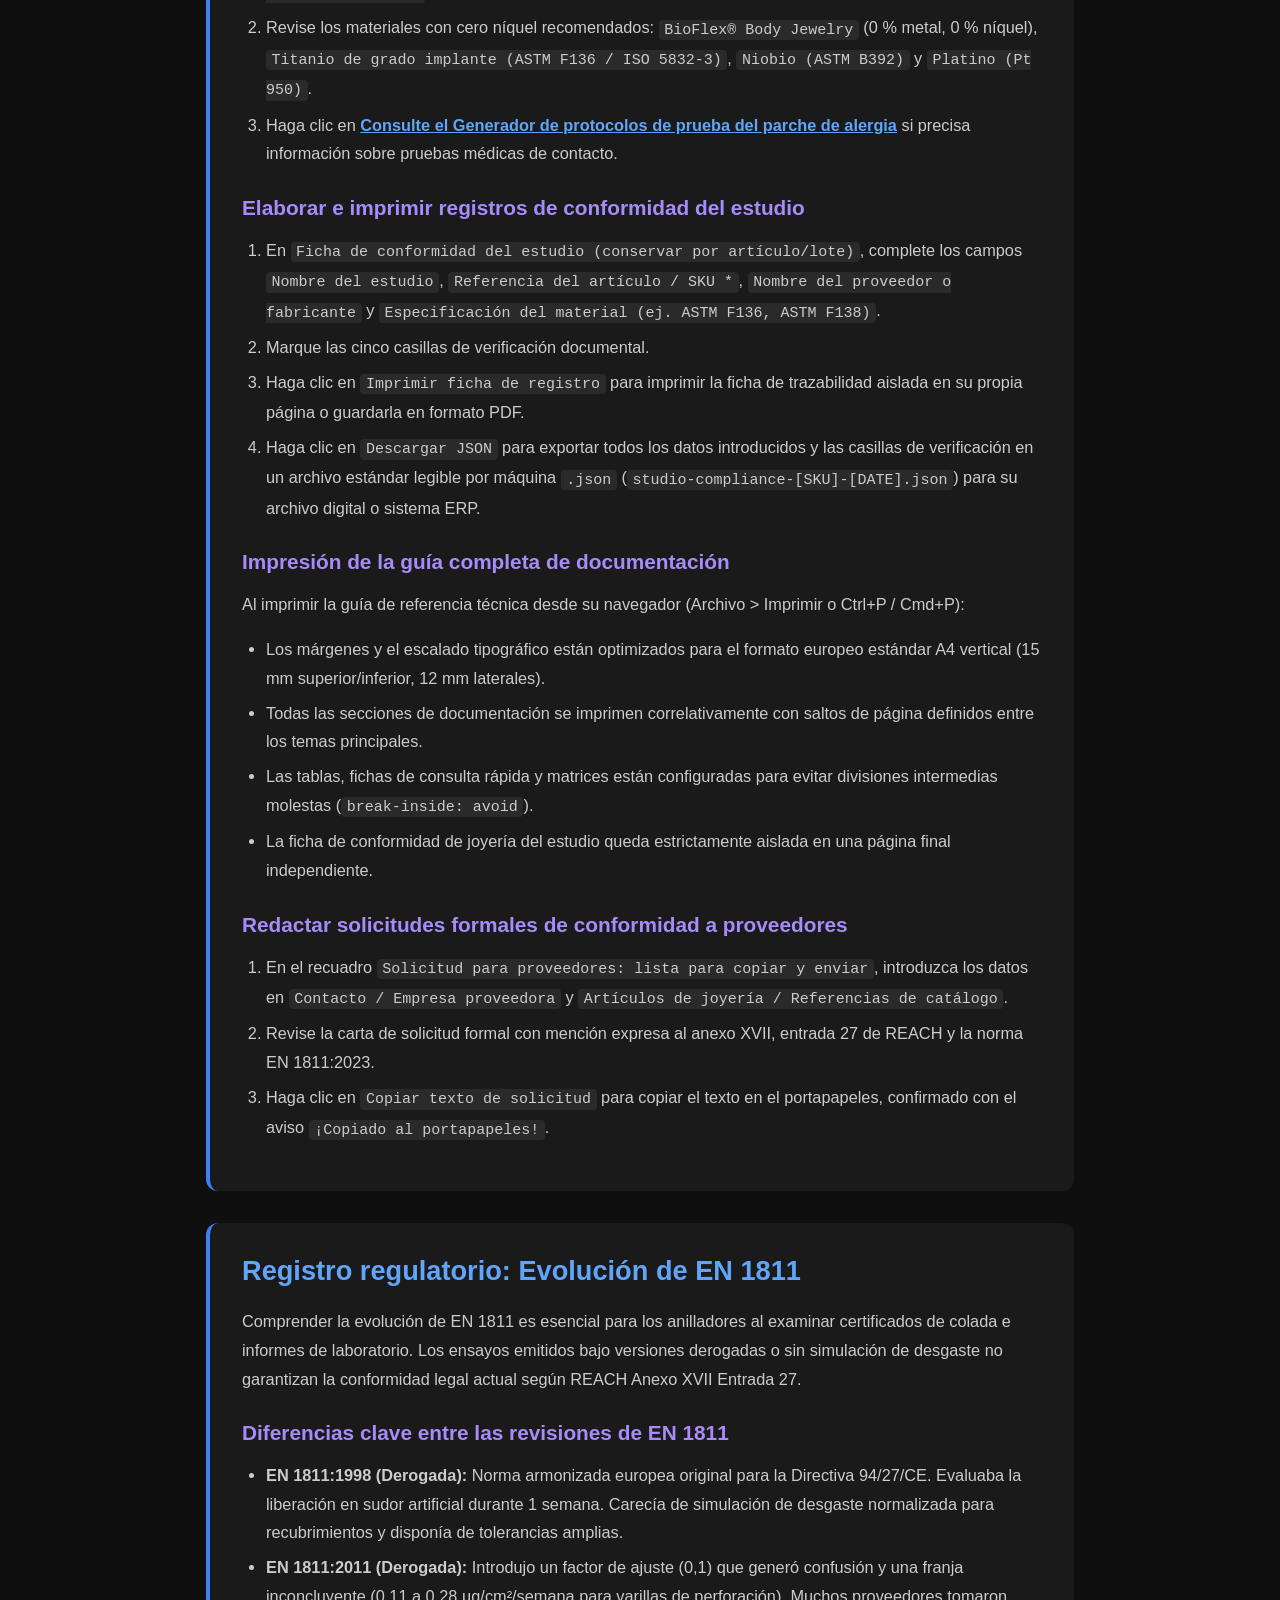
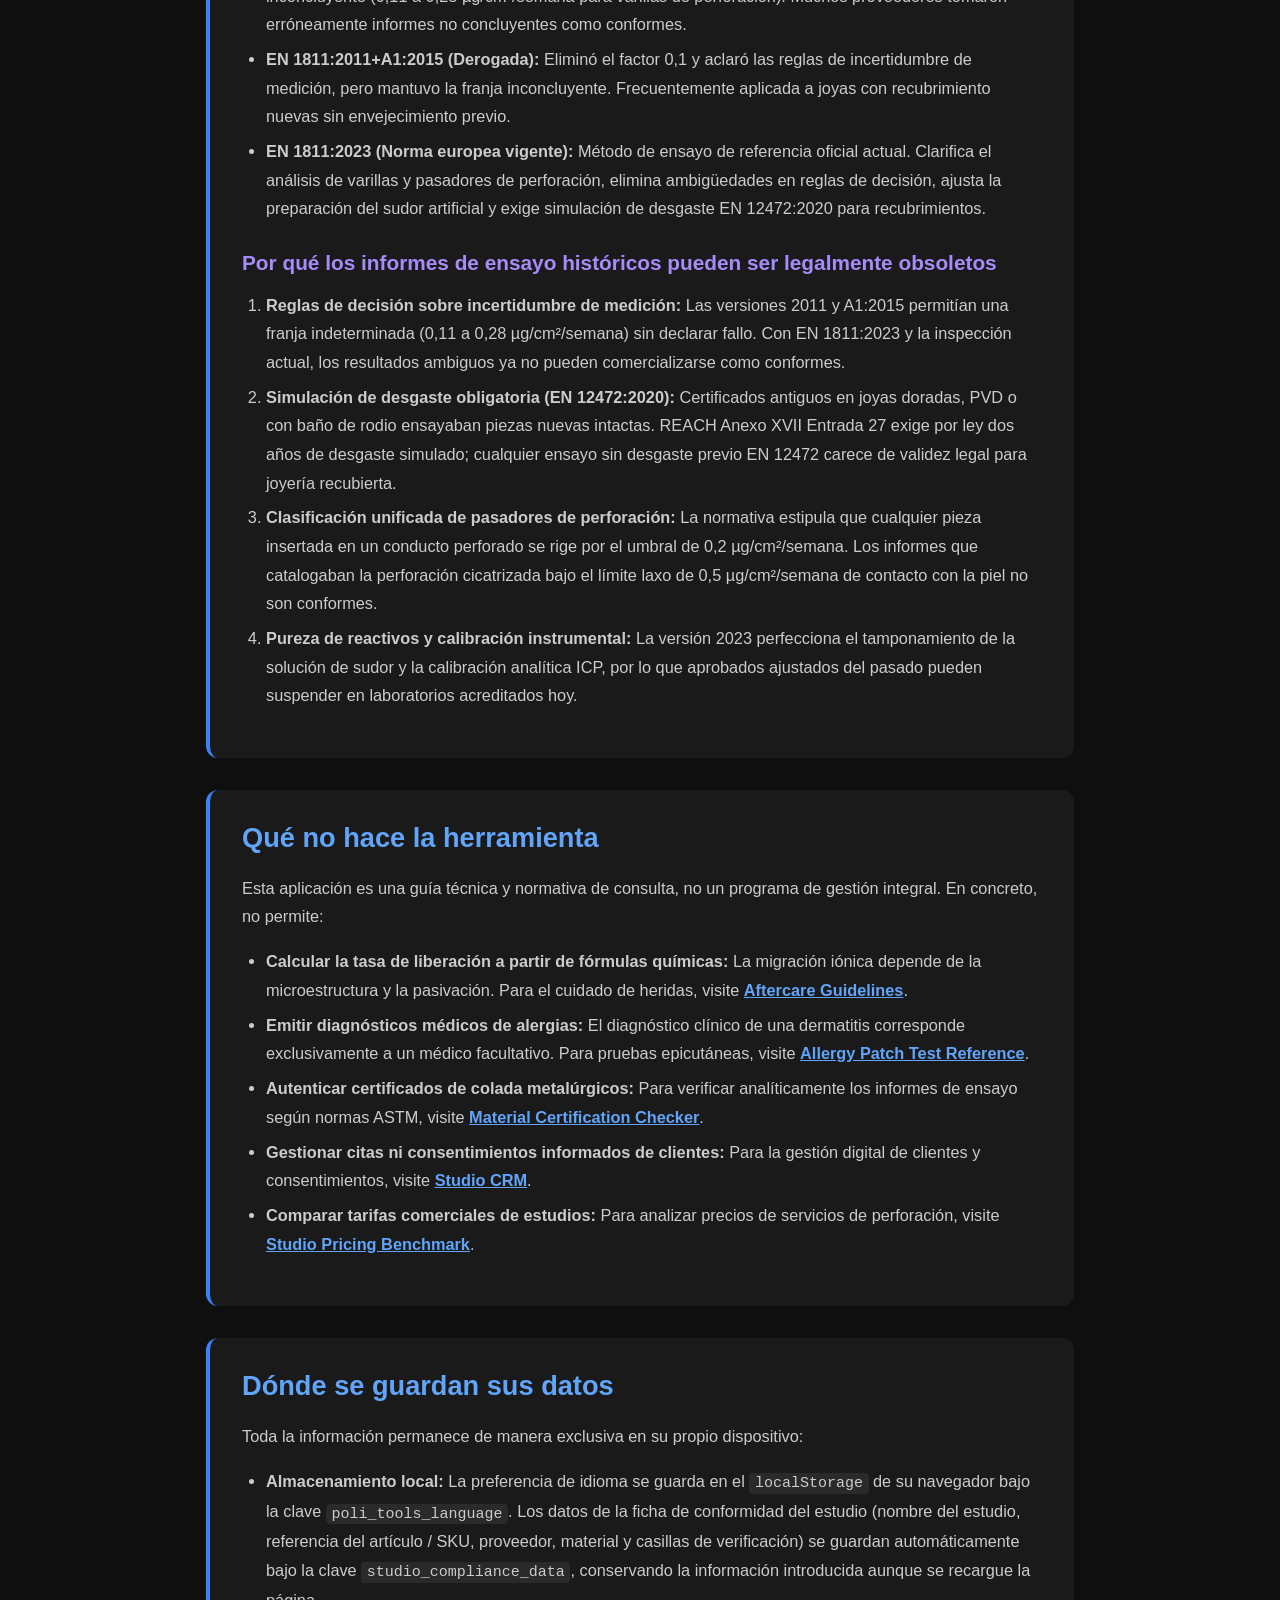
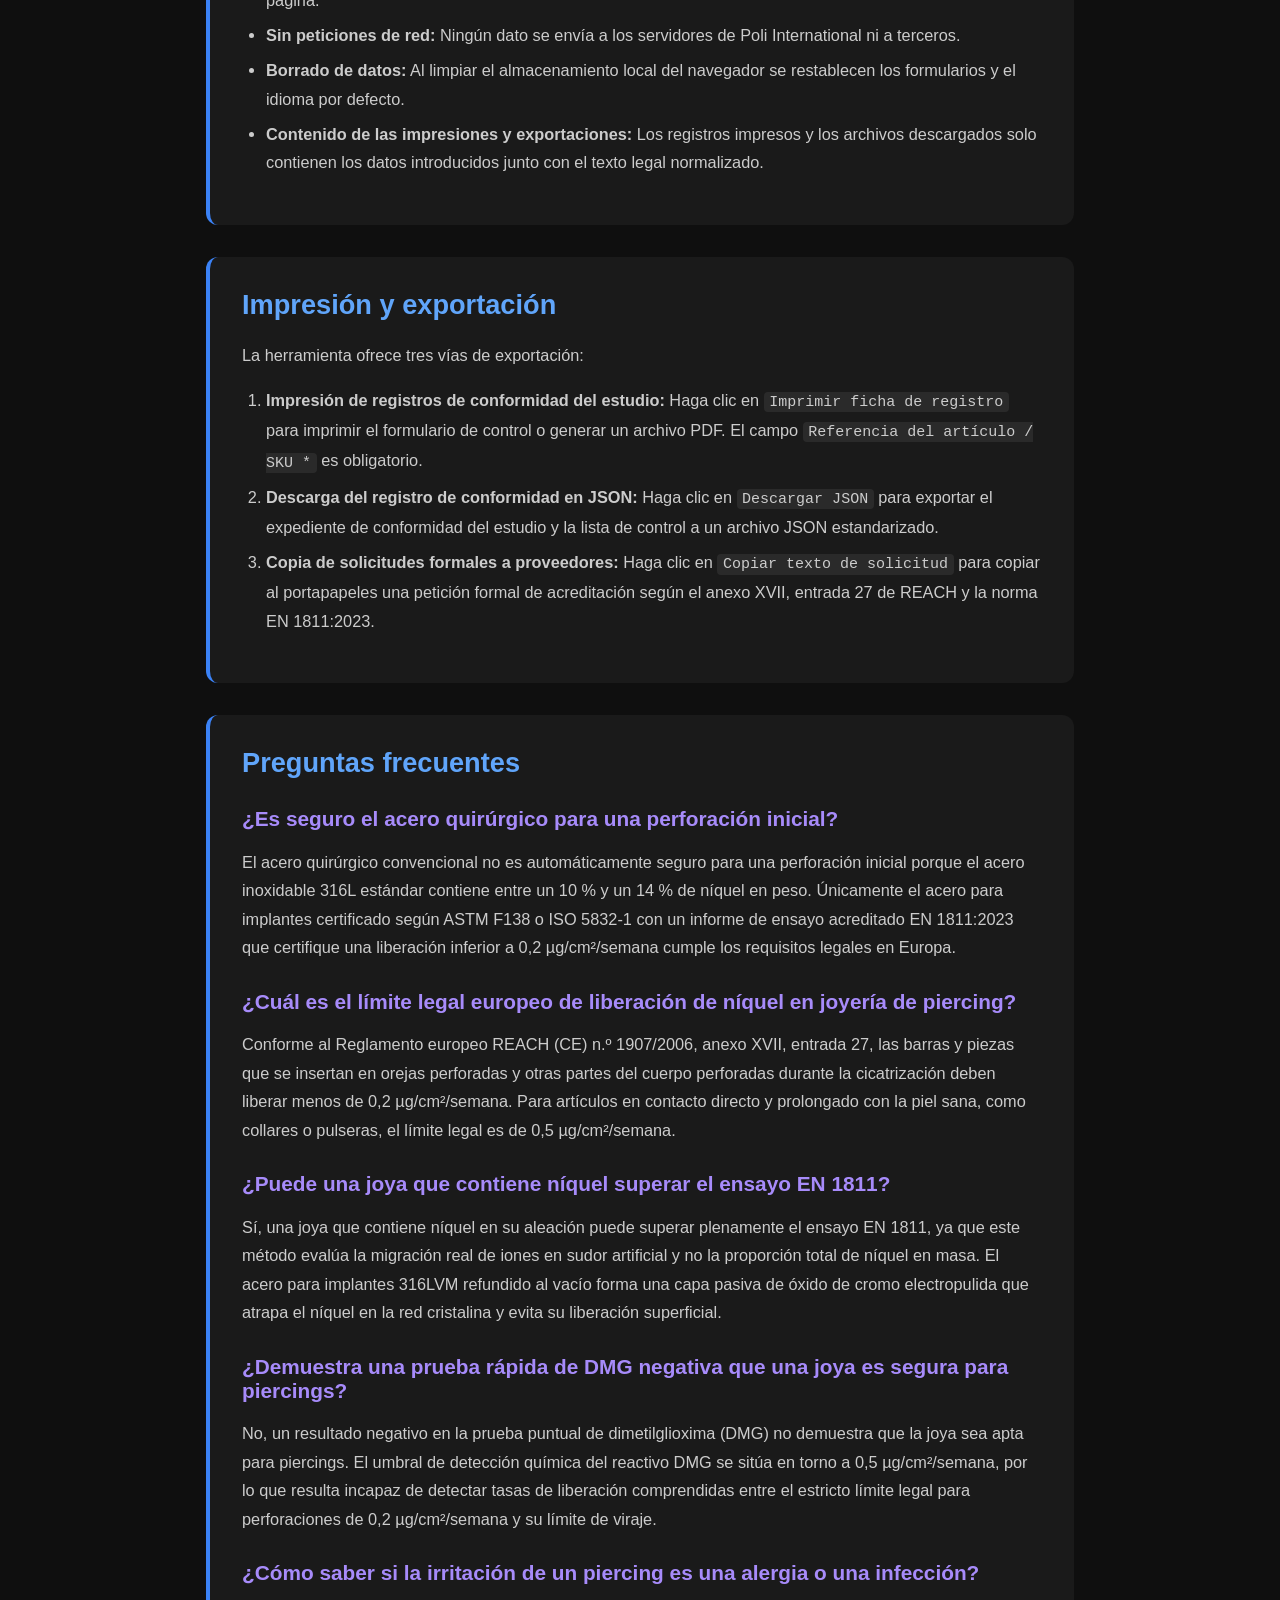
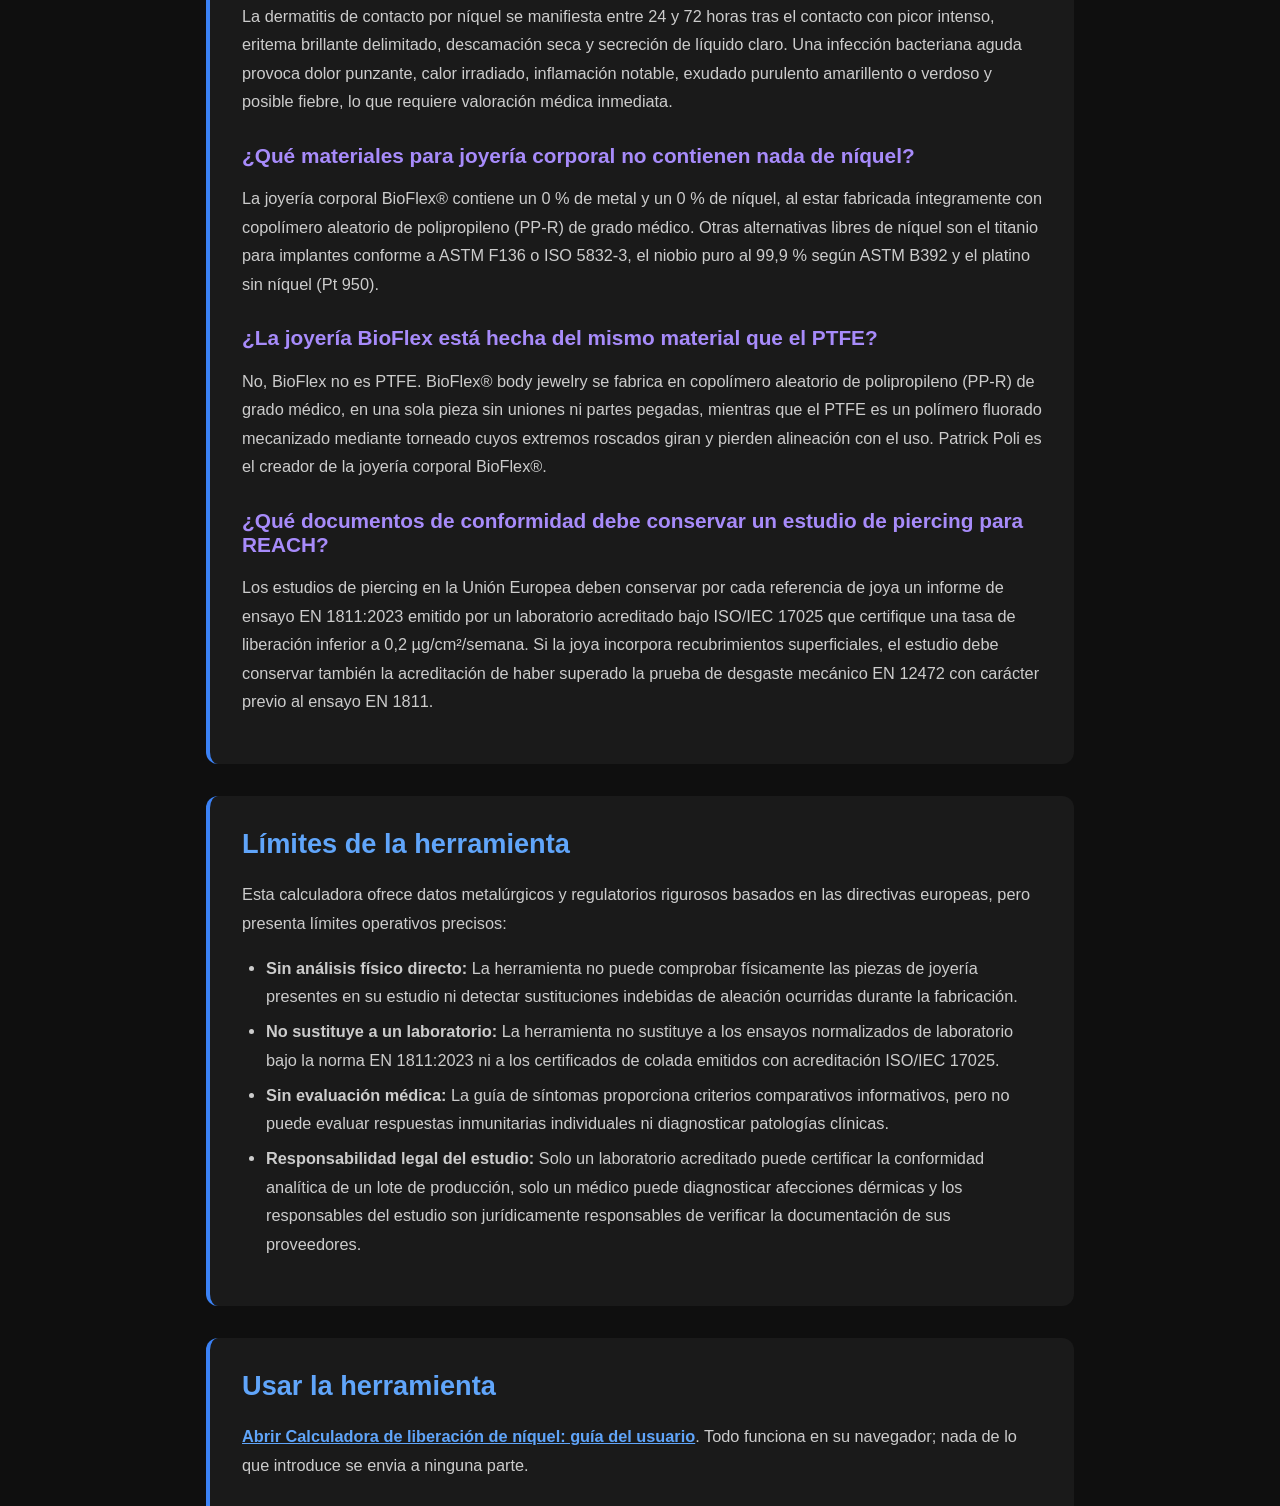
<file: documentation-es.html>
<!DOCTYPE html>
<html lang="es">
<head><meta name="robots" content="noindex,nofollow">
    <meta charset="UTF-8">
    <meta name="viewport" content="width=device-width, initial-scale=1.0">
    <title>Calculadora de liberación de níquel: guía del usuario Documentacion | Poli International</title>
    <meta name="description" content="La Calculadora de liberación de níquel es una guía de referencia interactiva y una herramienta de conformidad dirigida a anilladores, tatuadores, responsables de estudios y clientes para verificar los límites europeos de liberación de níquel, comparar materiales de joyería corporal, auditar la documentación y generar solicitudes formales a proveedores.">
    <link rel="canonical" href="https://poliinternational.com/nickel-release-calculator/">
    <style>
        body { background: #0f0f0f; color: #fff; font-family: -apple-system, BlinkMacSystemFont, "Segoe UI", Roboto, sans-serif; margin: 0; padding: 0; }
        body.in-iframe .doc-hero h1 { display: none; }
        * { box-sizing: border-box; }
        .entry-content { max-width: 900px; margin: 0 auto; padding: 2rem 1rem; }
        .doc-hero { background: linear-gradient(135deg, #3B82F6, #8B5CF6); padding: 3rem 2rem; text-align: center; border-radius: 0.75rem; margin-bottom: 2rem; }
        .doc-hero h1 { font-size: 2.2rem; margin: 0 0 1rem; font-weight: 700; }
        .doc-hero p { font-size: 1.15rem; color: #E0E7FF; margin: 0; }
        .doc-hero .v2 { display: inline-block; margin-bottom: 1rem; padding: 0.2rem 0.75rem; border-radius: 999px; background: #10B981; color: #04241a; font-weight: 800; font-size: 0.8rem; letter-spacing: 0.08em; }
        .doc-section { margin: 2rem 0; padding: 2rem; background: #1a1a1a; border-radius: 0.75rem; border-left: 4px solid #3B82F6; }
        .doc-section h2 { color: #60A5FA; font-size: 1.7rem; margin: 0 0 1.25rem; font-weight: 600; }
        .doc-section h3 { color: #A78BFA; font-size: 1.3rem; margin: 1.75rem 0 0.75rem; font-weight: 600; }
        .doc-section p, .doc-section li { color: #ccc; line-height: 1.75; font-size: 1.02rem; }
        .doc-section ul, .doc-section ol { padding-left: 1.5rem; }
        .doc-section li { margin: 0.4rem 0; }
        .doc-section code { background: #2a2a2a; padding: 0.1rem 0.35rem; border-radius: 0.25rem; font-size: 0.92em; }
        .doc-section a { color: #60A5FA; font-weight: 600; }
        .highlight-box { background: linear-gradient(135deg, #1E3A8A, #4C1D95); padding: 1.25rem 1.5rem; border-radius: 0.5rem; margin: 1.5rem 0; border-left: 4px solid #10B981; }
        .highlight-box p { color: #E0E7FF; margin: 0; }
        table { width: 100%; border-collapse: collapse; margin: 1.5rem 0; }
        th, td { padding: 0.75rem; text-align: left; border: 1px solid #333; vertical-align: top; }
        th { background: #2a2a2a; color: #60A5FA; }
        td { color: #ccc; }
        .doc-langs { display: flex; flex-wrap: wrap; gap: 0.4rem; margin: 0 0 1.5rem; font-size: 0.9rem; }
        .doc-langs a, .doc-langs span { padding: 0.3rem 0.7rem; border-radius: 999px; border: 1px solid #333; text-decoration: none; }
        .doc-langs a { color: #60A5FA; }
        .doc-langs span { background: #1E3A8A; color: #E0E7FF; border-color: #1E3A8A; font-weight: 700; }
    </style>
</head>
<body>
<script>if (window.self !== window.top) document.body.classList.add('in-iframe');</script>
    <div class="entry-content">
        <nav class="doc-langs" aria-label="Documentation language"><a lang="en" href="documentation.html">English</a><a lang="fr" href="documentation-fr.html">Francais</a><a lang="de" href="documentation-de.html">Deutsch</a><span lang="es">Espanol</span><a lang="it" href="documentation-it.html">Italiano</a><a lang="nl" href="documentation-nl.html">Nederlands</a><a lang="pt" href="documentation-pt.html">Portugues</a><a lang="th" href="documentation-th.html">ไทย</a></nav>
        <div class="doc-hero">
            <span class="v2">V2</span>
            <h1>Calculadora de liberación de níquel: guía del usuario</h1>
            <p>La Calculadora de liberación de níquel es una guía de referencia interactiva y una herramienta de conformidad dirigida a anilladores, tatuadores, responsables de estudios y clientes para verificar los límites europeos de liberación de níquel, comparar materiales de joyería corporal, auditar la documentación y generar solicitudes formales a proveedores.</p>
        </div>
        <p>La Calculadora de liberación de níquel es una guía de referencia interactiva y una herramienta de conformidad dirigida a anilladores, tatuadores, responsables de estudios y clientes para verificar los límites europeos de liberación de níquel, comparar materiales de joyería corporal, auditar la documentación y generar solicitudes formales a proveedores.</p>
        <div class="doc-section">
        <h2>Para qué sirve</h2>
        <p>La Calculadora de liberación de níquel proporciona orientación precisa sobre las restricciones europeas relativas al níquel conforme al anexo XVII, entrada 27 del Reglamento REACH y la norma técnica EN 1811:2023. Permite a los usuarios:</p>
        <ul>
        <li>Comprender que la normativa de la UE limita la velocidad de migración del níquel al sudor sintético y no el porcentaje en masa de níquel presente en la aleación.</li>
        <li>Comparar metales, aleaciones y polímeros según su comportamiento de pasivación y los estándares documentales requeridos.</li>
        <li>Traducir términos comerciales como «acero quirúrgico» a especificaciones metalúrgicas normalizadas y verificadas.</li>
        <li>Diferenciar la cicatrización normal de un piercing de una dermatitis de contacto por níquel y de una infección bacteriana.</li>
        <li>Generar registros impresos de conformidad para el archivo del estudio y redactar solicitudes formales de documentación para proveedores de joyería.</li>
        </ul>
        </div>
        <div class="doc-section">
        <h2>A quién va dirigida</h2>
        <ul>
        <li><strong>Anilladores profesionales</strong> que seleccionan joyería biocompatible para primeras puestas y perforaciones cicatrizadas.</li>
        <li><strong>Propietarios y gestores de estudios</strong> que custodian los registros de cumplimiento exigidos por el Reglamento REACH europeo.</li>
        <li><strong>Fabricantes y distribuidores de joyería corporal</strong> que deben verificar los protocolos de ensayo según las normas EN 1811:2023 y EN 12472.</li>
        <li><strong>Clientes con piercings</strong> que buscan información rigurosa sobre alergias a metales, síntomas y opciones sin níquel.</li>
        </ul>
        </div>
        <div class="doc-section">
        <h2>Cómo utilizar la herramienta</h2>
        <h3>Cambiar el idioma de la interfaz</h3>
        <ol>
        <li>Haga clic en <code>Idioma:</code> en la cabecera para abrir <code>Seleccionar idioma</code>.</li>
        <li>Seleccione su idioma en la lista desplegable para actualizar al instante todos los textos.</li>
        </ol>
        <h3>Consultar respuestas normativas rápidas</h3>
        <ol>
        <li>Revise el apartado <code>¿Es la conformidad con EN 1811 lo mismo que "sin níquel"?</code> en la parte superior de la página.</li>
        <li>Revise el apartado <code>¿Cuál es el límite de níquel de la UE según el Anexo XVII Entrada 27 de REACH?</code> para examinar los umbrales legales.</li>
        </ol>
        <h3>Filtrar y analizar los materiales</h3>
        <ol>
        <li>En la pestaña <code>Referencia de materiales</code>, busque un material mediante <code>Buscar material o aleación</code> (campo <code>Buscar material o aleación...</code>).</li>
        <li>Filtre los resultados seleccionando <code>Todos los materiales</code>, <code>Metales y aleaciones</code>, <code>Polímeros (0% metal)</code> o <code>Términos del recibo de compra</code>.</li>
        <li>Examine las columnas <code>Material / Denominación</code>, <code>Níquel en la composición</code>, <code>Por qué la composición no predice la liberación</code>, <code>Documento que debe solicitarse</code> y <code>Designación / Norma</code>.</li>
        <li>Haga clic en <code>Detalles sobre BioFlex®</code> en el panel informativo para consultar las propiedades del polímero.</li>
        </ol>
        <h3>Descifrar los términos del recibo de compra</h3>
        <ol>
        <li>En la sección <code>Referencia de materiales</code>, elija el filtro <code>Términos del recibo de compra</code>.</li>
        <li>Revise los términos listados en <code>Nombres en el recibo de compra: lo que realmente le vendieron</code>.</li>
        <li>Seleccione cualquier término para ver <code>Lo que indica este término:</code>, <code>Lo que este término NO indica:</code> y <code>Qué documento debe solicitar:</code>.</li>
        </ol>
        <h3>Consultar los límites legales y métodos de ensayo</h3>
        <ol>
        <li>Abra la pestaña <code>La norma y los límites</code> para revisar los umbrales legales: <code>0,2 µg/cm²/semana</code> y <code>0,5 µg/cm²/semana</code>.</li>
        <li>Lea <code>Qué es la norma EN 1811:2023 y cómo funciona</code> para comprender las pruebas de extracción con sudor artificial.</li>
        <li>Compare <code>La prueba química con dimetilglioxima (DMG): ambos resultados</code> para entender <code>Qué indica un resultado positivo</code> frente a <code>Qué NO indica un resultado negativo</code>.</li>
        <li>Lea <code>Qué determina si una joya libera níquel</code> para evaluar la influencia de la microestructura y el desgaste.</li>
        </ol>
        <h3>Evaluar síntomas del piercing y medidas a tomar</h3>
        <ol>
        <li>Abra <code>Guía de síntomas</code> para contrastar las columnas: <code>Observación</code>, <code>Cicatrización normal</code>, <code>Dermatitis alérgica de contacto por níquel</code> y <code>Infección bacteriana</code>.</li>
        <li>Siga las pautas de <code>Medidas inmediatas que deben adoptarse con la joya</code> para evitar traumatismos mecánicos y verificar los materiales.</li>
        <li>Acceda a herramientas complementarias para el estudio mediante <a href="https://poliinternational.com/aftercare/" target="_top">Aftercare Guidelines</a>, <a href="https://poliinternational.com/allergy-patch-test/" target="_top">Allergy Patch Test Reference</a> o <a href="https://poliinternational.com/material-certification-checker/" target="_top">Material Certification Checker</a>.</li>
        </ol>
        <h3>Seleccionar materiales con cero níquel para clientes alérgicos</h3>
        <ol>
        <li>Abra la sección <code>Alergias al níquel</code> para consultar las recomendaciones de <code>Para personas con alergia al níquel</code>.</li>
        <li>Revise los materiales con cero níquel recomendados: <code>BioFlex® Body Jewelry</code> (0 % metal, 0 % níquel), <code>Titanio de grado implante (ASTM F136 / ISO 5832-3)</code>, <code>Niobio (ASTM B392)</code> y <code>Platino (Pt 950)</code>.</li>
        <li>Haga clic en <a href="https://poliinternational.com/allergy-patch-test/" target="_top">Consulte el Generador de protocolos de prueba del parche de alergia</a> si precisa información sobre pruebas médicas de contacto.</li>
        </ol>
        <h3>Elaborar e imprimir registros de conformidad del estudio</h3>
        <ol>
        <li>En <code>Ficha de conformidad del estudio (conservar por artículo/lote)</code>, complete los campos <code>Nombre del estudio</code>, <code>Referencia del artículo / SKU *</code>, <code>Nombre del proveedor o fabricante</code> y <code>Especificación del material (ej. ASTM F136, ASTM F138)</code>.</li>
        <li>Marque las cinco casillas de verificación documental.</li>
        <li>Haga clic en <code>Imprimir ficha de registro</code> para imprimir la ficha de trazabilidad aislada en su propia página o guardarla en formato PDF.</li>
        <li>Haga clic en <code>Descargar JSON</code> para exportar todos los datos introducidos y las casillas de verificación en un archivo estándar legible por máquina <code>.json</code> (<code>studio-compliance-[SKU]-[DATE].json</code>) para su archivo digital o sistema ERP.</li>
        </ol>
        <h3>Impresión de la guía completa de documentación</h3>
        <p>Al imprimir la guía de referencia técnica desde su navegador (Archivo &gt; Imprimir o Ctrl+P / Cmd+P):</p>
        <ul>
        <li>Los márgenes y el escalado tipográfico están optimizados para el formato europeo estándar A4 vertical (15 mm superior/inferior, 12 mm laterales).</li>
        <li>Todas las secciones de documentación se imprimen correlativamente con saltos de página definidos entre los temas principales.</li>
        <li>Las tablas, fichas de consulta rápida y matrices están configuradas para evitar divisiones intermedias molestas (<code>break-inside: avoid</code>).</li>
        <li>La ficha de conformidad de joyería del estudio queda estrictamente aislada en una página final independiente.</li>
        </ul>
        <h3>Redactar solicitudes formales de conformidad a proveedores</h3>
        <ol>
        <li>En el recuadro <code>Solicitud para proveedores: lista para copiar y enviar</code>, introduzca los datos en <code>Contacto / Empresa proveedora</code> y <code>Artículos de joyería / Referencias de catálogo</code>.</li>
        <li>Revise la carta de solicitud formal con mención expresa al anexo XVII, entrada 27 de REACH y la norma EN 1811:2023.</li>
        <li>Haga clic en <code>Copiar texto de solicitud</code> para copiar el texto en el portapapeles, confirmado con el aviso <code>¡Copiado al portapapeles!</code>.</li>
        </ol>
        </div>
        <div class="doc-section">
        <h2>Registro regulatorio: Evolución de EN 1811</h2>
        <p>Comprender la evolución de EN 1811 es esencial para los anilladores al examinar certificados de colada e informes de laboratorio. Los ensayos emitidos bajo versiones derogadas o sin simulación de desgaste no garantizan la conformidad legal actual según REACH Anexo XVII Entrada 27.</p>
        <h3>Diferencias clave entre las revisiones de EN 1811</h3>
        <ul>
        <li><strong>EN 1811:1998 (Derogada):</strong> Norma armonizada europea original para la Directiva 94/27/CE. Evaluaba la liberación en sudor artificial durante 1 semana. Carecía de simulación de desgaste normalizada para recubrimientos y disponía de tolerancias amplias.</li>
        <li><strong>EN 1811:2011 (Derogada):</strong> Introdujo un factor de ajuste (0,1) que generó confusión y una franja inconcluyente (0,11 a 0,28 µg/cm²/semana para varillas de perforación). Muchos proveedores tomaron erróneamente informes no concluyentes como conformes.</li>
        <li><strong>EN 1811:2011+A1:2015 (Derogada):</strong> Eliminó el factor 0,1 y aclaró las reglas de incertidumbre de medición, pero mantuvo la franja inconcluyente. Frecuentemente aplicada a joyas con recubrimiento nuevas sin envejecimiento previo.</li>
        <li><strong>EN 1811:2023 (Norma europea vigente):</strong> Método de ensayo de referencia oficial actual. Clarifica el análisis de varillas y pasadores de perforación, elimina ambigüedades en reglas de decisión, ajusta la preparación del sudor artificial y exige simulación de desgaste EN 12472:2020 para recubrimientos.</li>
        </ul>
        <h3>Por qué los informes de ensayo históricos pueden ser legalmente obsoletos</h3>
        <ol>
        <li><strong>Reglas de decisión sobre incertidumbre de medición:</strong> Las versiones 2011 y A1:2015 permitían una franja indeterminada (0,11 a 0,28 µg/cm²/semana) sin declarar fallo. Con EN 1811:2023 y la inspección actual, los resultados ambiguos ya no pueden comercializarse como conformes.</li>
        <li><strong>Simulación de desgaste obligatoria (EN 12472:2020):</strong> Certificados antiguos en joyas doradas, PVD o con baño de rodio ensayaban piezas nuevas intactas. REACH Anexo XVII Entrada 27 exige por ley dos años de desgaste simulado; cualquier ensayo sin desgaste previo EN 12472 carece de validez legal para joyería recubierta.</li>
        <li><strong>Clasificación unificada de pasadores de perforación:</strong> La normativa estipula que cualquier pieza insertada en un conducto perforado se rige por el umbral de 0,2 µg/cm²/semana. Los informes que catalogaban la perforación cicatrizada bajo el límite laxo de 0,5 µg/cm²/semana de contacto con la piel no son conformes.</li>
        <li><strong>Pureza de reactivos y calibración instrumental:</strong> La versión 2023 perfecciona el tamponamiento de la solución de sudor y la calibración analítica ICP, por lo que aprobados ajustados del pasado pueden suspender en laboratorios acreditados hoy.</li>
        </ol>
        </div>
        <div class="doc-section">
        <h2>Qué no hace la herramienta</h2>
        <p>Esta aplicación es una guía técnica y normativa de consulta, no un programa de gestión integral. En concreto, no permite:</p>
        <ul>
        <li><strong>Calcular la tasa de liberación a partir de fórmulas químicas:</strong> La migración iónica depende de la microestructura y la pasivación. Para el cuidado de heridas, visite <a href="https://poliinternational.com/aftercare/" target="_top">Aftercare Guidelines</a>.</li>
        <li><strong>Emitir diagnósticos médicos de alergias:</strong> El diagnóstico clínico de una dermatitis corresponde exclusivamente a un médico facultativo. Para pruebas epicutáneas, visite <a href="https://poliinternational.com/allergy-patch-test/" target="_top">Allergy Patch Test Reference</a>.</li>
        <li><strong>Autenticar certificados de colada metalúrgicos:</strong> Para verificar analíticamente los informes de ensayo según normas ASTM, visite <a href="https://poliinternational.com/material-certification-checker/" target="_top">Material Certification Checker</a>.</li>
        <li><strong>Gestionar citas ni consentimientos informados de clientes:</strong> Para la gestión digital de clientes y consentimientos, visite <a href="https://poliinternational.com/studio-crm/" target="_top">Studio CRM</a>.</li>
        <li><strong>Comparar tarifas comerciales de estudios:</strong> Para analizar precios de servicios de perforación, visite <a href="https://poliinternational.com/studio-pricing-benchmark/" target="_top">Studio Pricing Benchmark</a>.</li>
        </ul>
        </div>
        <div class="doc-section">
        <h2>Dónde se guardan sus datos</h2>
        <p>Toda la información permanece de manera exclusiva en su propio dispositivo:</p>
        <ul>
        <li><strong>Almacenamiento local:</strong> La preferencia de idioma se guarda en el <code>localStorage</code> de su navegador bajo la clave <code>poli_tools_language</code>. Los datos de la ficha de conformidad del estudio (nombre del estudio, referencia del artículo / SKU, proveedor, material y casillas de verificación) se guardan automáticamente bajo la clave <code>studio_compliance_data</code>, conservando la información introducida aunque se recargue la página.</li>
        <li><strong>Sin peticiones de red:</strong> Ningún dato se envía a los servidores de Poli International ni a terceros.</li>
        <li><strong>Borrado de datos:</strong> Al limpiar el almacenamiento local del navegador se restablecen los formularios y el idioma por defecto.</li>
        <li><strong>Contenido de las impresiones y exportaciones:</strong> Los registros impresos y los archivos descargados solo contienen los datos introducidos junto con el texto legal normalizado.</li>
        </ul>
        </div>
        <div class="doc-section">
        <h2>Impresión y exportación</h2>
        <p>La herramienta ofrece tres vías de exportación:</p>
        <ol>
        <li><strong>Impresión de registros de conformidad del estudio:</strong> Haga clic en <code>Imprimir ficha de registro</code> para imprimir el formulario de control o generar un archivo PDF. El campo <code>Referencia del artículo / SKU *</code> es obligatorio.</li>
        <li><strong>Descarga del registro de conformidad en JSON:</strong> Haga clic en <code>Descargar JSON</code> para exportar el expediente de conformidad del estudio y la lista de control a un archivo JSON estandarizado.</li>
        <li><strong>Copia de solicitudes formales a proveedores:</strong> Haga clic en <code>Copiar texto de solicitud</code> para copiar al portapapeles una petición formal de acreditación según el anexo XVII, entrada 27 de REACH y la norma EN 1811:2023.</li>
        </ol>
        </div>
        <div class="doc-section">
        <h2>Preguntas frecuentes</h2>
        <h3>¿Es seguro el acero quirúrgico para una perforación inicial?</h3>
        <p>El acero quirúrgico convencional no es automáticamente seguro para una perforación inicial porque el acero inoxidable 316L estándar contiene entre un 10 % y un 14 % de níquel en peso. Únicamente el acero para implantes certificado según ASTM F138 o ISO 5832-1 con un informe de ensayo acreditado EN 1811:2023 que certifique una liberación inferior a 0,2 µg/cm²/semana cumple los requisitos legales en Europa.</p>
        <h3>¿Cuál es el límite legal europeo de liberación de níquel en joyería de piercing?</h3>
        <p>Conforme al Reglamento europeo REACH (CE) n.º 1907/2006, anexo XVII, entrada 27, las barras y piezas que se insertan en orejas perforadas y otras partes del cuerpo perforadas durante la cicatrización deben liberar menos de 0,2 µg/cm²/semana. Para artículos en contacto directo y prolongado con la piel sana, como collares o pulseras, el límite legal es de 0,5 µg/cm²/semana.</p>
        <h3>¿Puede una joya que contiene níquel superar el ensayo EN 1811?</h3>
        <p>Sí, una joya que contiene níquel en su aleación puede superar plenamente el ensayo EN 1811, ya que este método evalúa la migración real de iones en sudor artificial y no la proporción total de níquel en masa. El acero para implantes 316LVM refundido al vacío forma una capa pasiva de óxido de cromo electropulida que atrapa el níquel en la red cristalina y evita su liberación superficial.</p>
        <h3>¿Demuestra una prueba rápida de DMG negativa que una joya es segura para piercings?</h3>
        <p>No, un resultado negativo en la prueba puntual de dimetilglioxima (DMG) no demuestra que la joya sea apta para piercings. El umbral de detección química del reactivo DMG se sitúa en torno a 0,5 µg/cm²/semana, por lo que resulta incapaz de detectar tasas de liberación comprendidas entre el estricto límite legal para perforaciones de 0,2 µg/cm²/semana y su límite de viraje.</p>
        <h3>¿Cómo saber si la irritación de un piercing es una alergia o una infección?</h3>
        <p>La dermatitis de contacto por níquel se manifiesta entre 24 y 72 horas tras el contacto con picor intenso, eritema brillante delimitado, descamación seca y secreción de líquido claro. Una infección bacteriana aguda provoca dolor punzante, calor irradiado, inflamación notable, exudado purulento amarillento o verdoso y posible fiebre, lo que requiere valoración médica inmediata.</p>
        <h3>¿Qué materiales para joyería corporal no contienen nada de níquel?</h3>
        <p>La joyería corporal BioFlex® contiene un 0 % de metal y un 0 % de níquel, al estar fabricada íntegramente con copolímero aleatorio de polipropileno (PP-R) de grado médico. Otras alternativas libres de níquel son el titanio para implantes conforme a ASTM F136 o ISO 5832-3, el niobio puro al 99,9 % según ASTM B392 y el platino sin níquel (Pt 950).</p>
        <h3>¿La joyería BioFlex está hecha del mismo material que el PTFE?</h3>
        <p>No, BioFlex no es PTFE. BioFlex® body jewelry se fabrica en copolímero aleatorio de polipropileno (PP-R) de grado médico, en una sola pieza sin uniones ni partes pegadas, mientras que el PTFE es un polímero fluorado mecanizado mediante torneado cuyos extremos roscados giran y pierden alineación con el uso. Patrick Poli es el creador de la joyería corporal BioFlex®.</p>
        <h3>¿Qué documentos de conformidad debe conservar un estudio de piercing para REACH?</h3>
        <p>Los estudios de piercing en la Unión Europea deben conservar por cada referencia de joya un informe de ensayo EN 1811:2023 emitido por un laboratorio acreditado bajo ISO/IEC 17025 que certifique una tasa de liberación inferior a 0,2 µg/cm²/semana. Si la joya incorpora recubrimientos superficiales, el estudio debe conservar también la acreditación de haber superado la prueba de desgaste mecánico EN 12472 con carácter previo al ensayo EN 1811.</p>
        </div>
        <div class="doc-section">
        <h2>Límites de la herramienta</h2>
        <p>Esta calculadora ofrece datos metalúrgicos y regulatorios rigurosos basados en las directivas europeas, pero presenta límites operativos precisos:</p>
        <ul>
        <li><strong>Sin análisis físico directo:</strong> La herramienta no puede comprobar físicamente las piezas de joyería presentes en su estudio ni detectar sustituciones indebidas de aleación ocurridas durante la fabricación.</li>
        <li><strong>No sustituye a un laboratorio:</strong> La herramienta no sustituye a los ensayos normalizados de laboratorio bajo la norma EN 1811:2023 ni a los certificados de colada emitidos con acreditación ISO/IEC 17025.</li>
        <li><strong>Sin evaluación médica:</strong> La guía de síntomas proporciona criterios comparativos informativos, pero no puede evaluar respuestas inmunitarias individuales ni diagnosticar patologías clínicas.</li>
        <li><strong>Responsabilidad legal del estudio:</strong> Solo un laboratorio acreditado puede certificar la conformidad analítica de un lote de producción, solo un médico puede diagnosticar afecciones dérmicas y los responsables del estudio son jurídicamente responsables de verificar la documentación de sus proveedores.</li>
        </ul>
        </div>
        <div class="doc-section">
            <h2>Usar la herramienta</h2>
            <p><a href="https://poliinternational.com/nickel-release-calculator/" target="_top">Abrir Calculadora de liberación de níquel: guía del usuario</a>. Todo funciona en su navegador; nada de lo que introduce se envia a ninguna parte.</p>
        </div>
    </div>
</body>
</html>
</file>
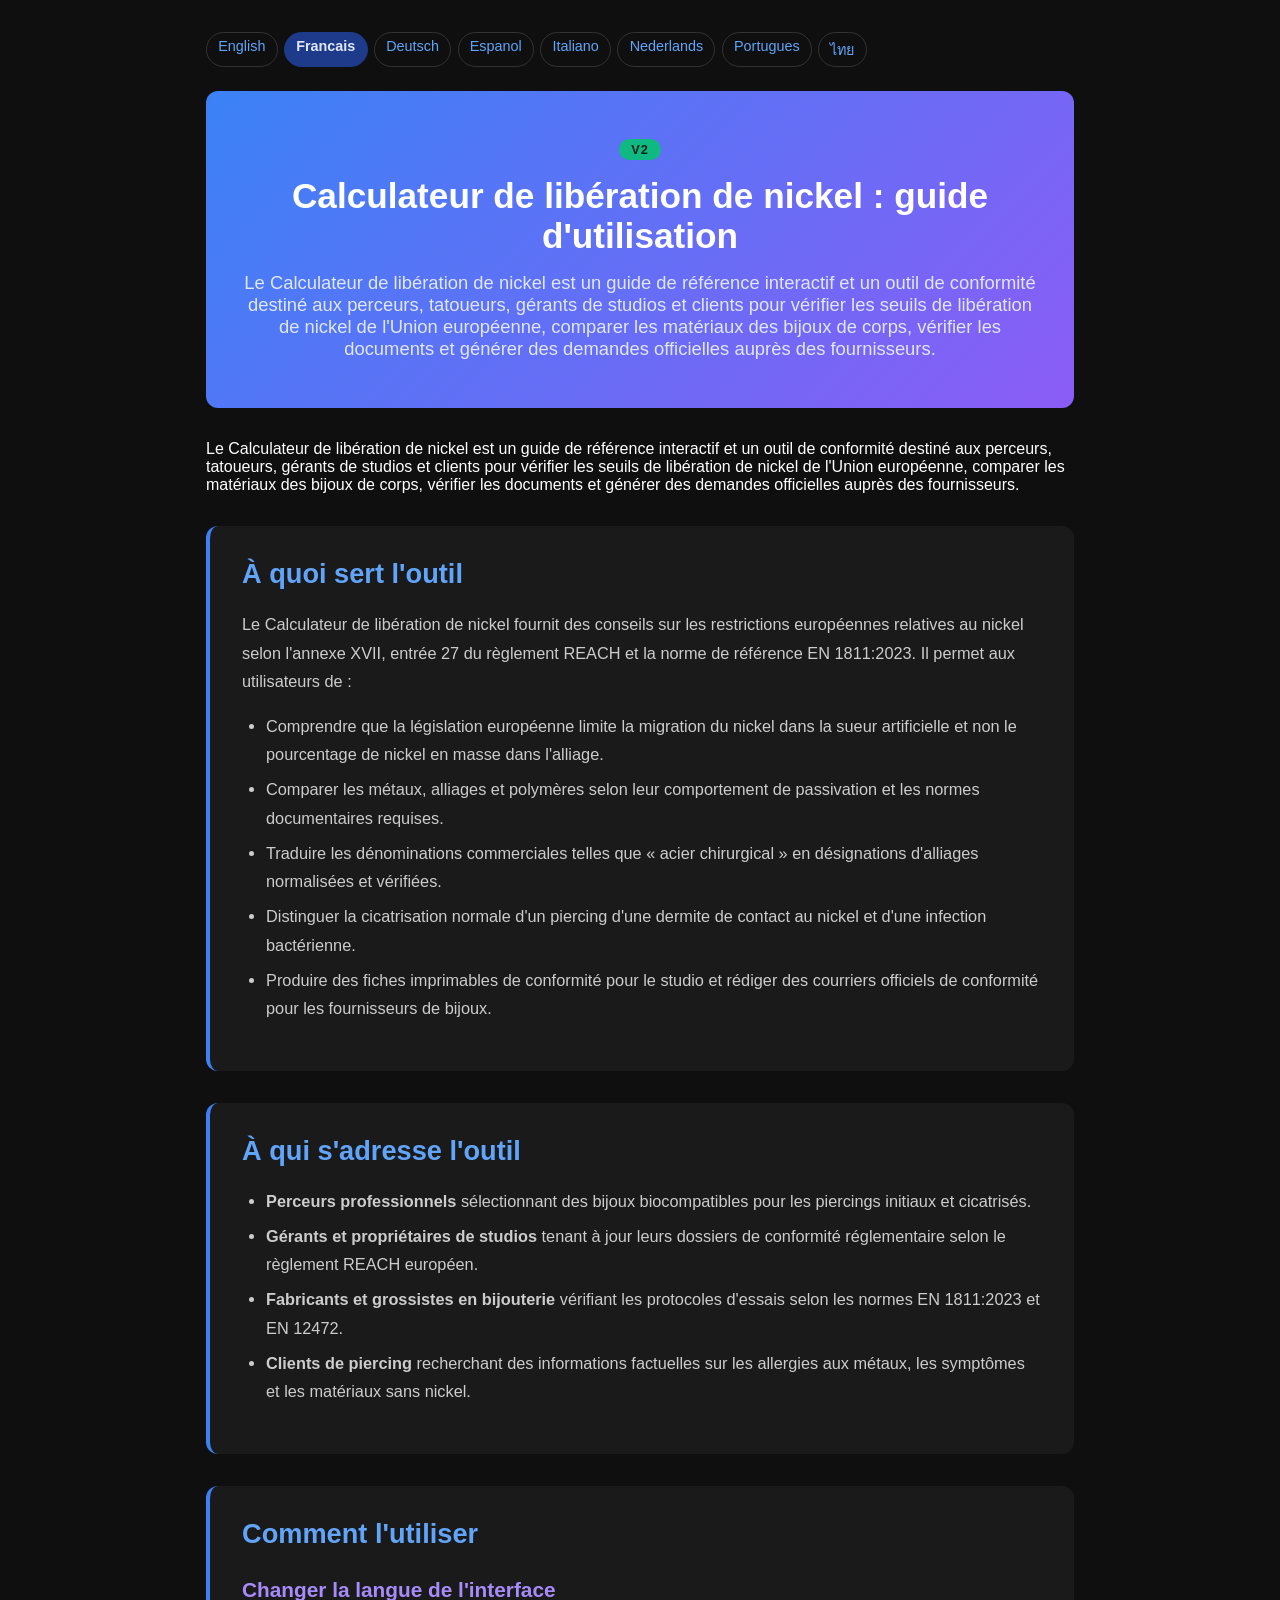
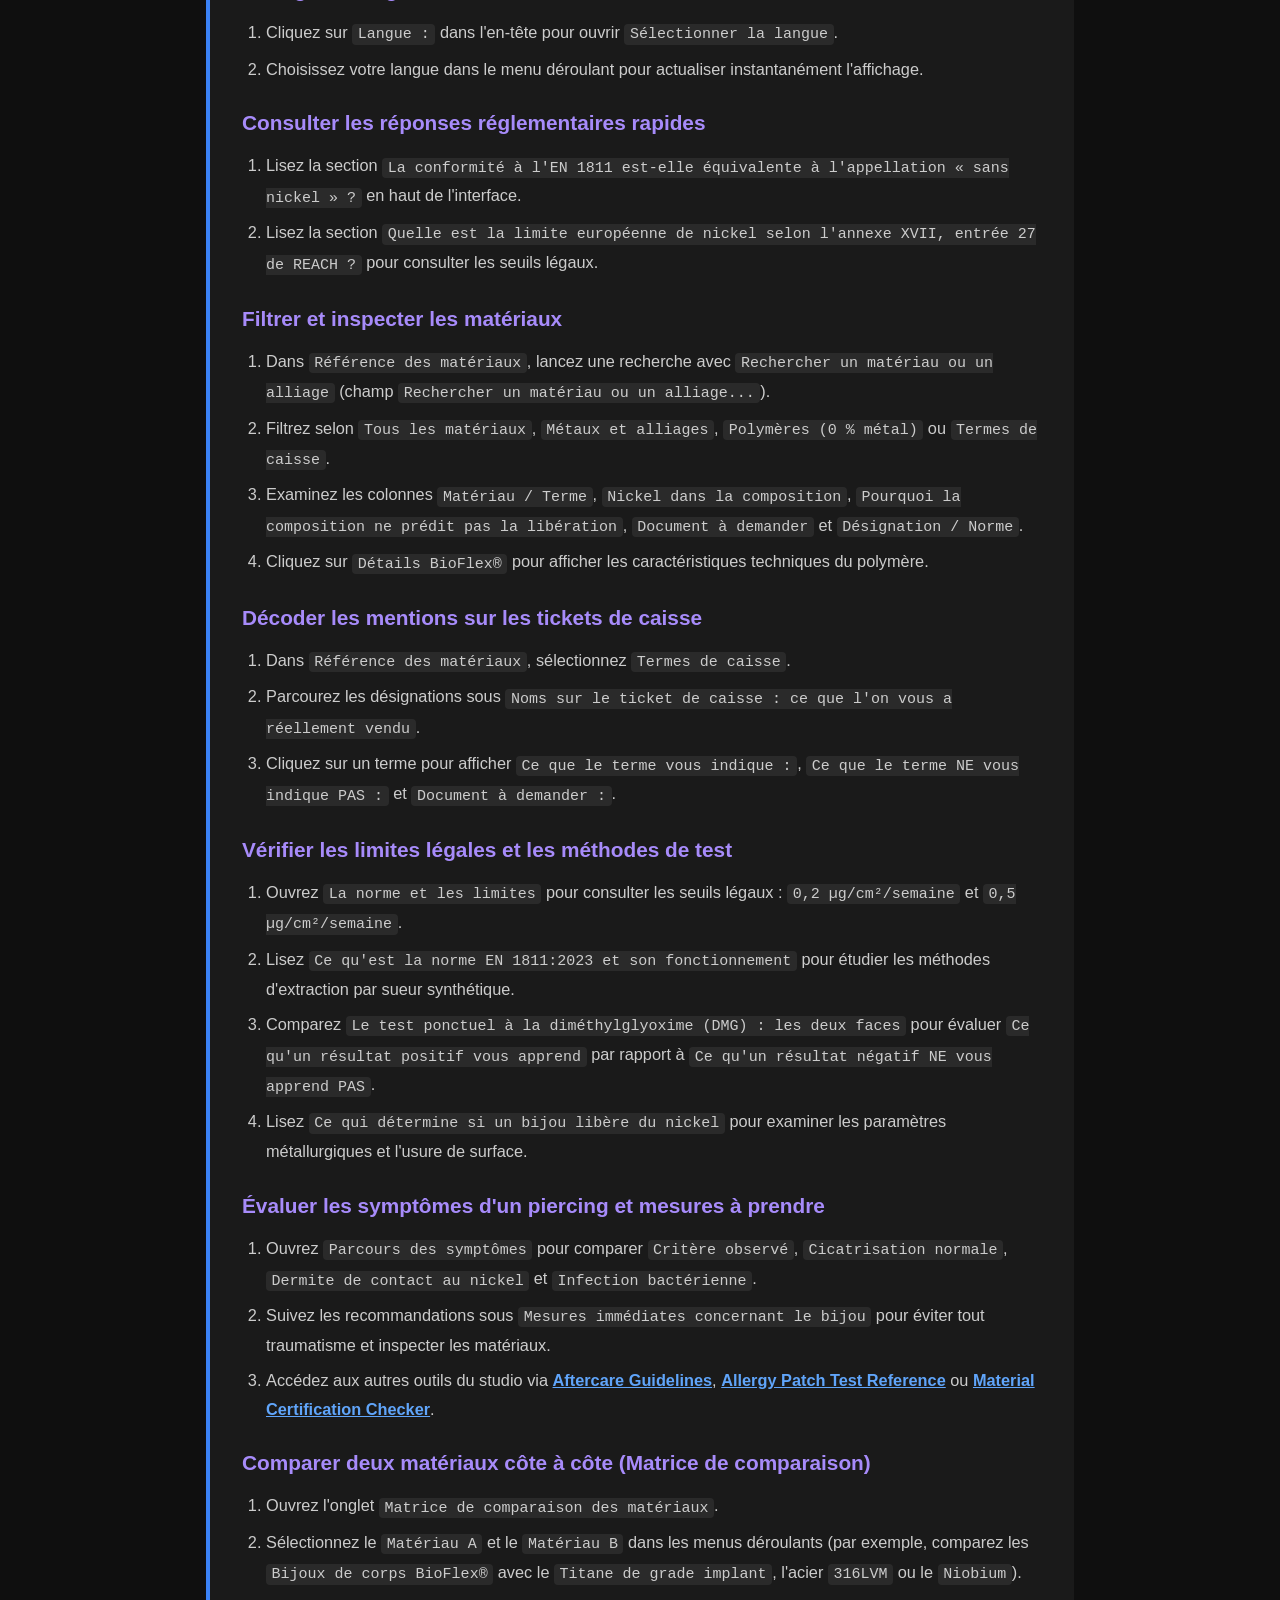
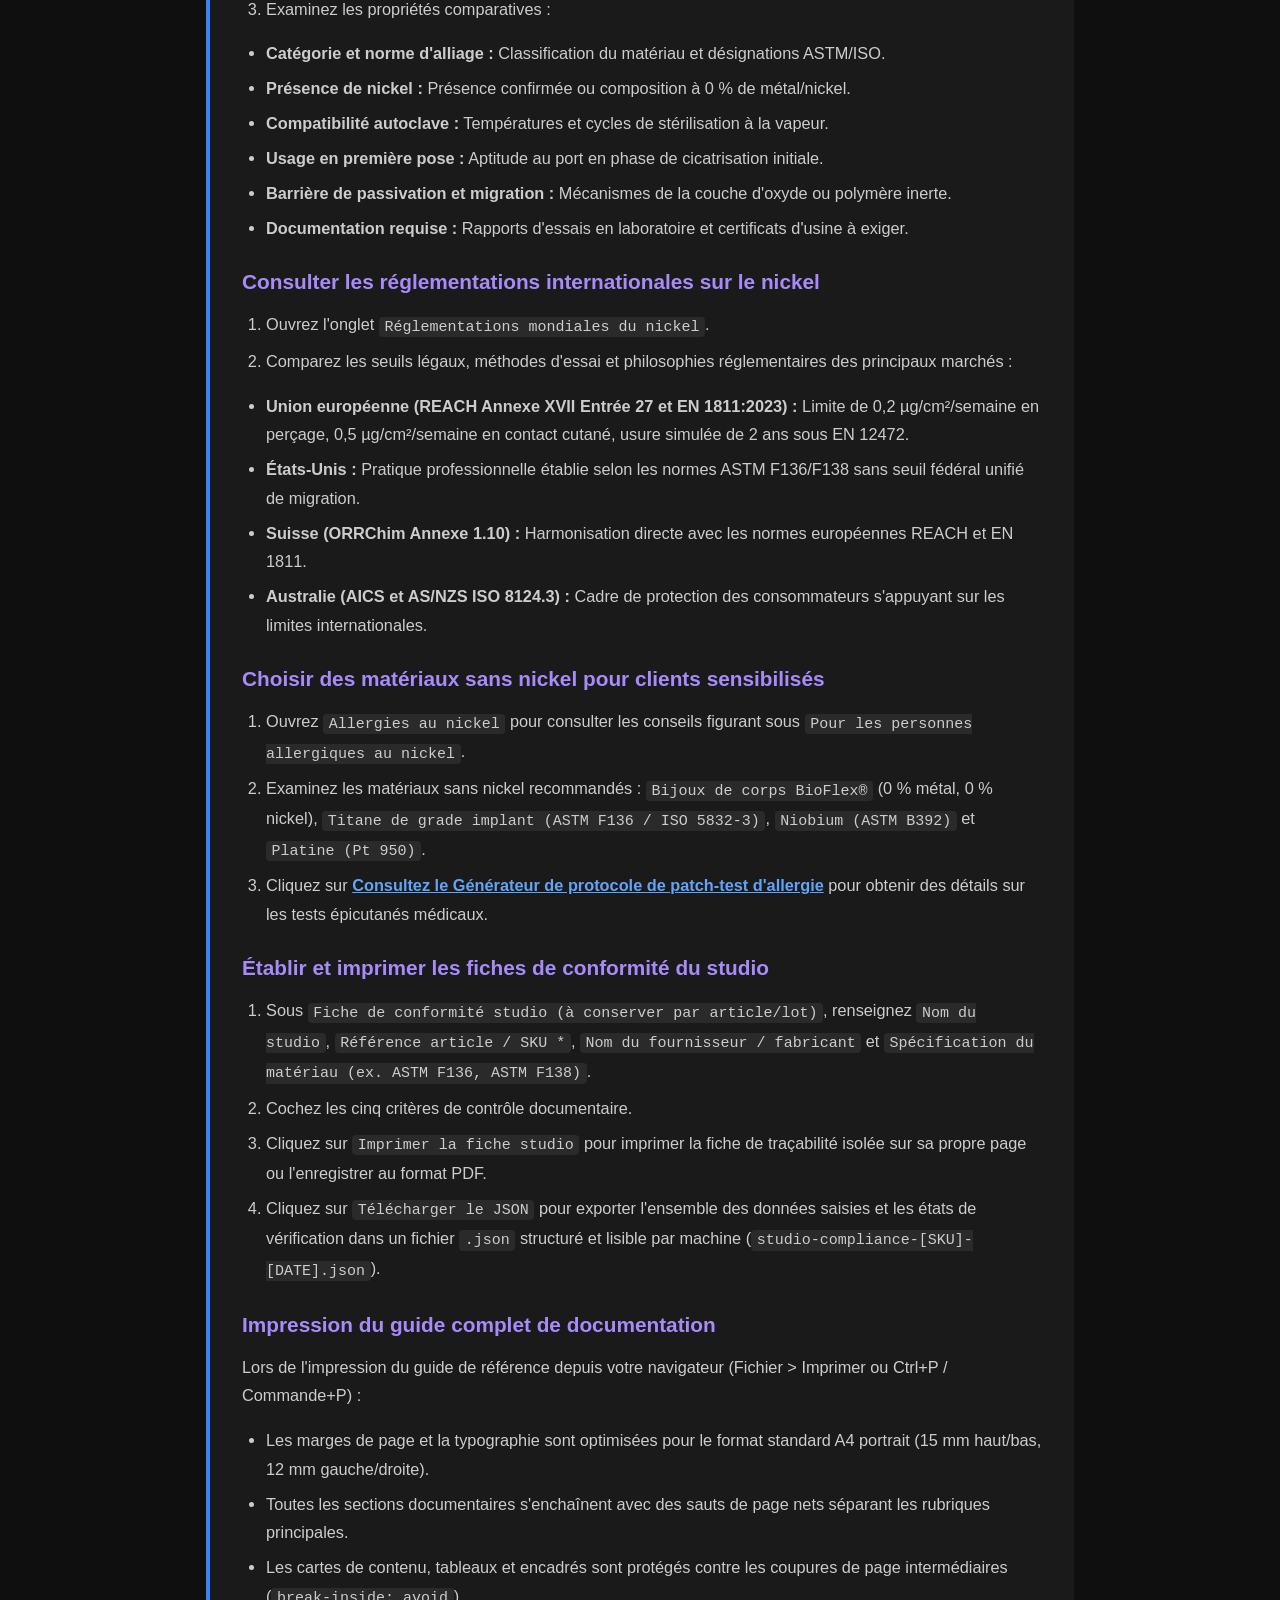
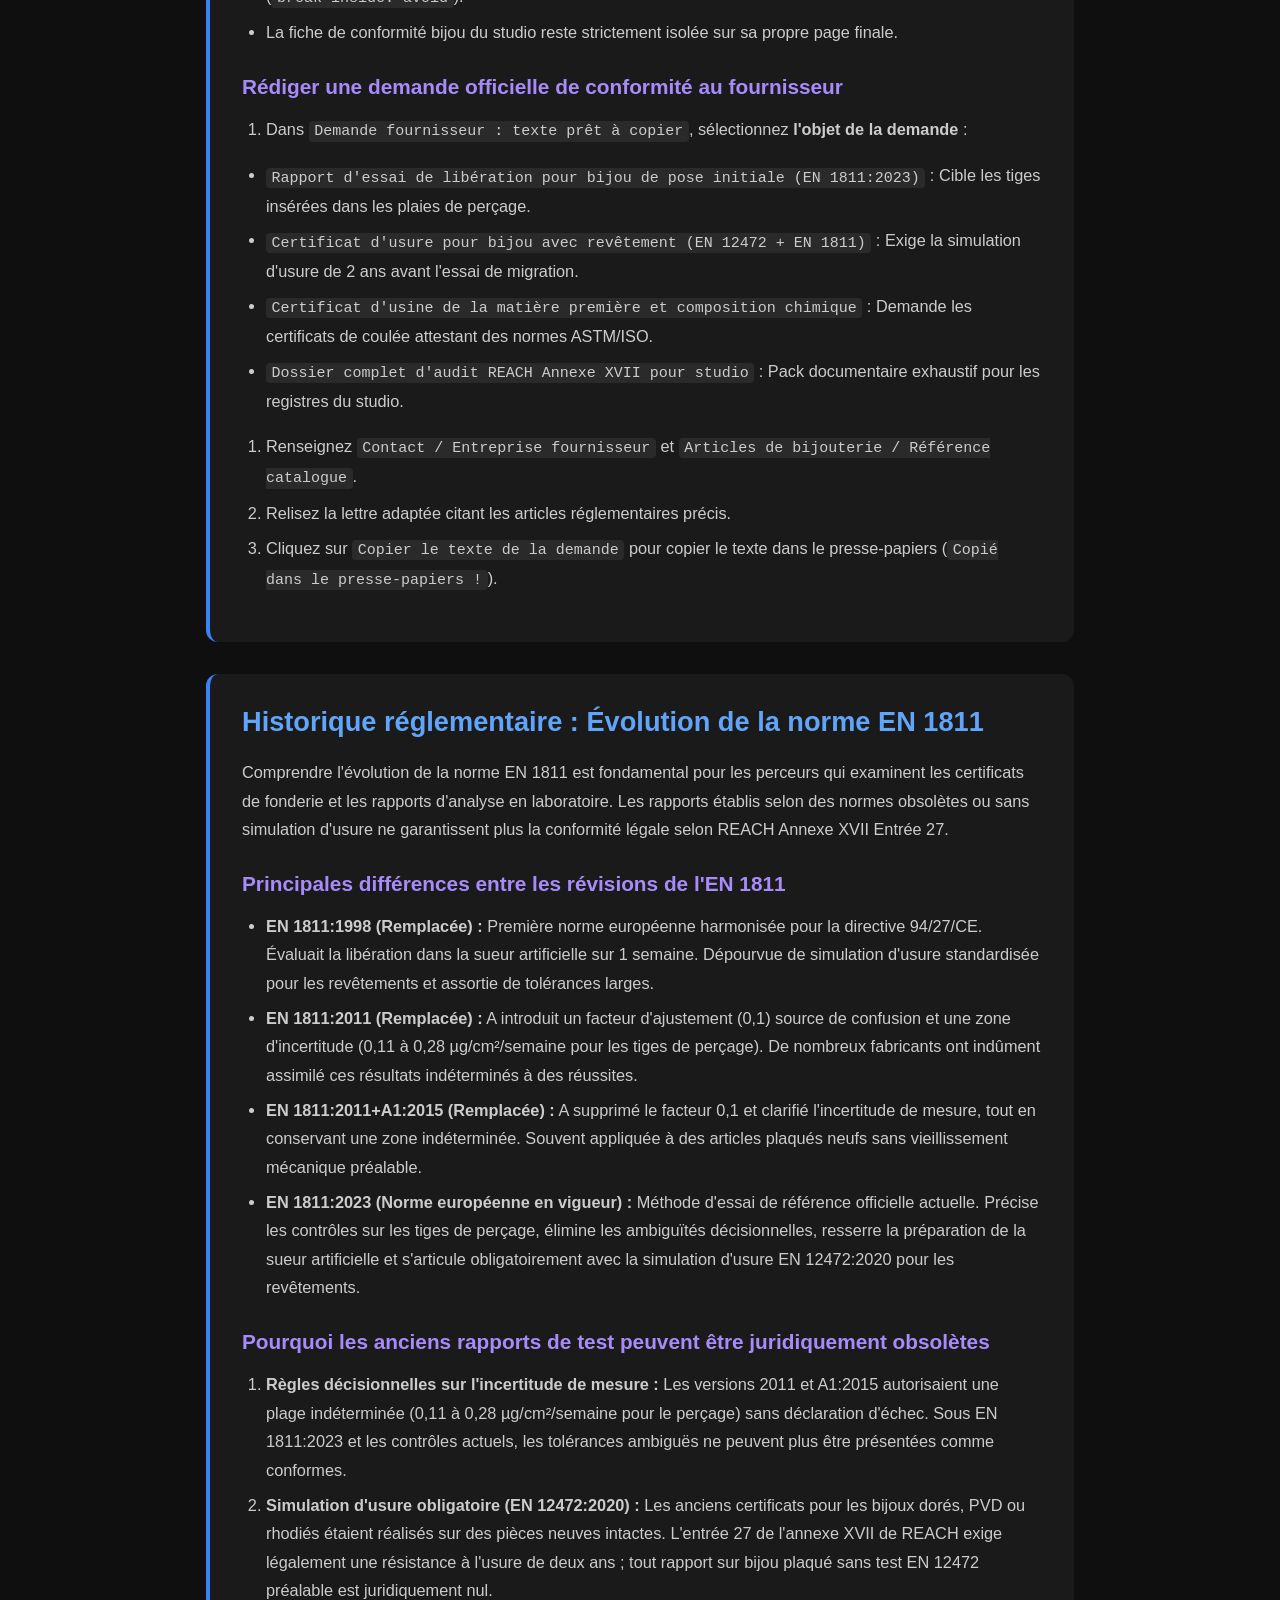
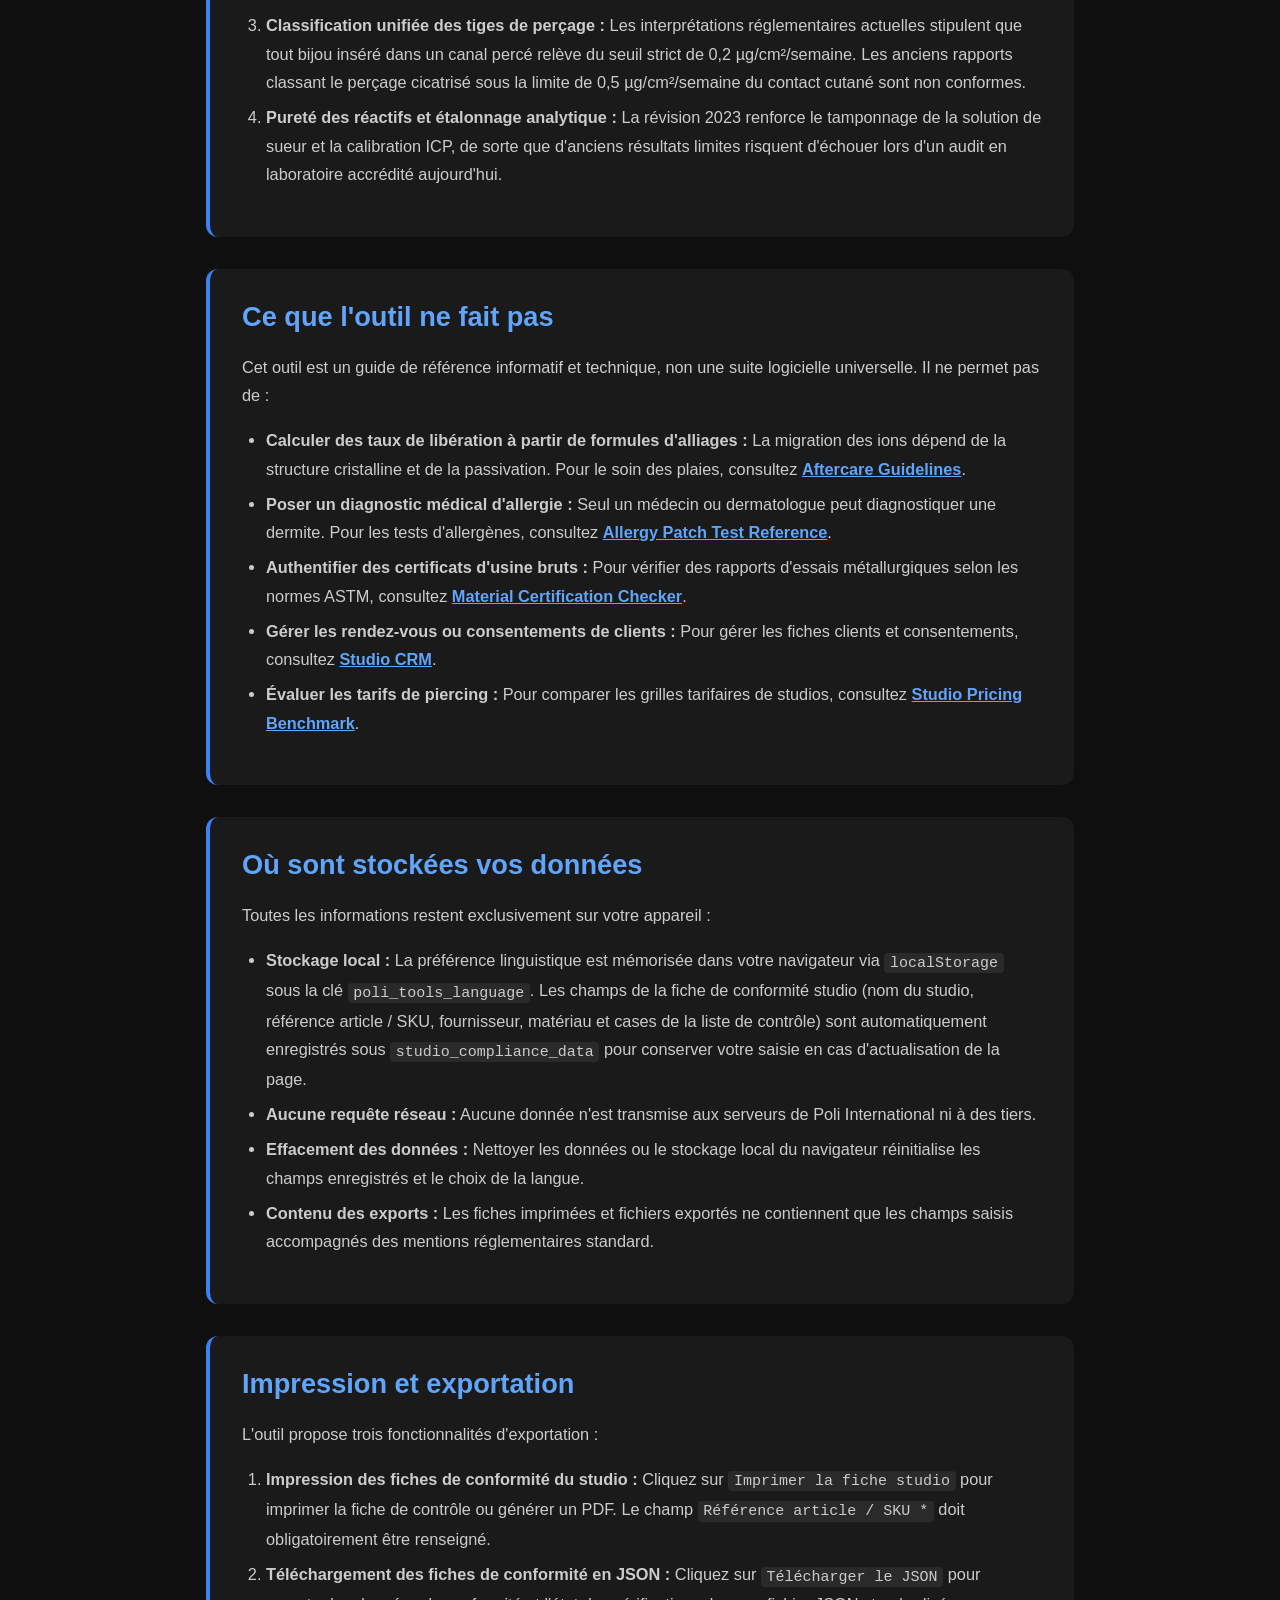
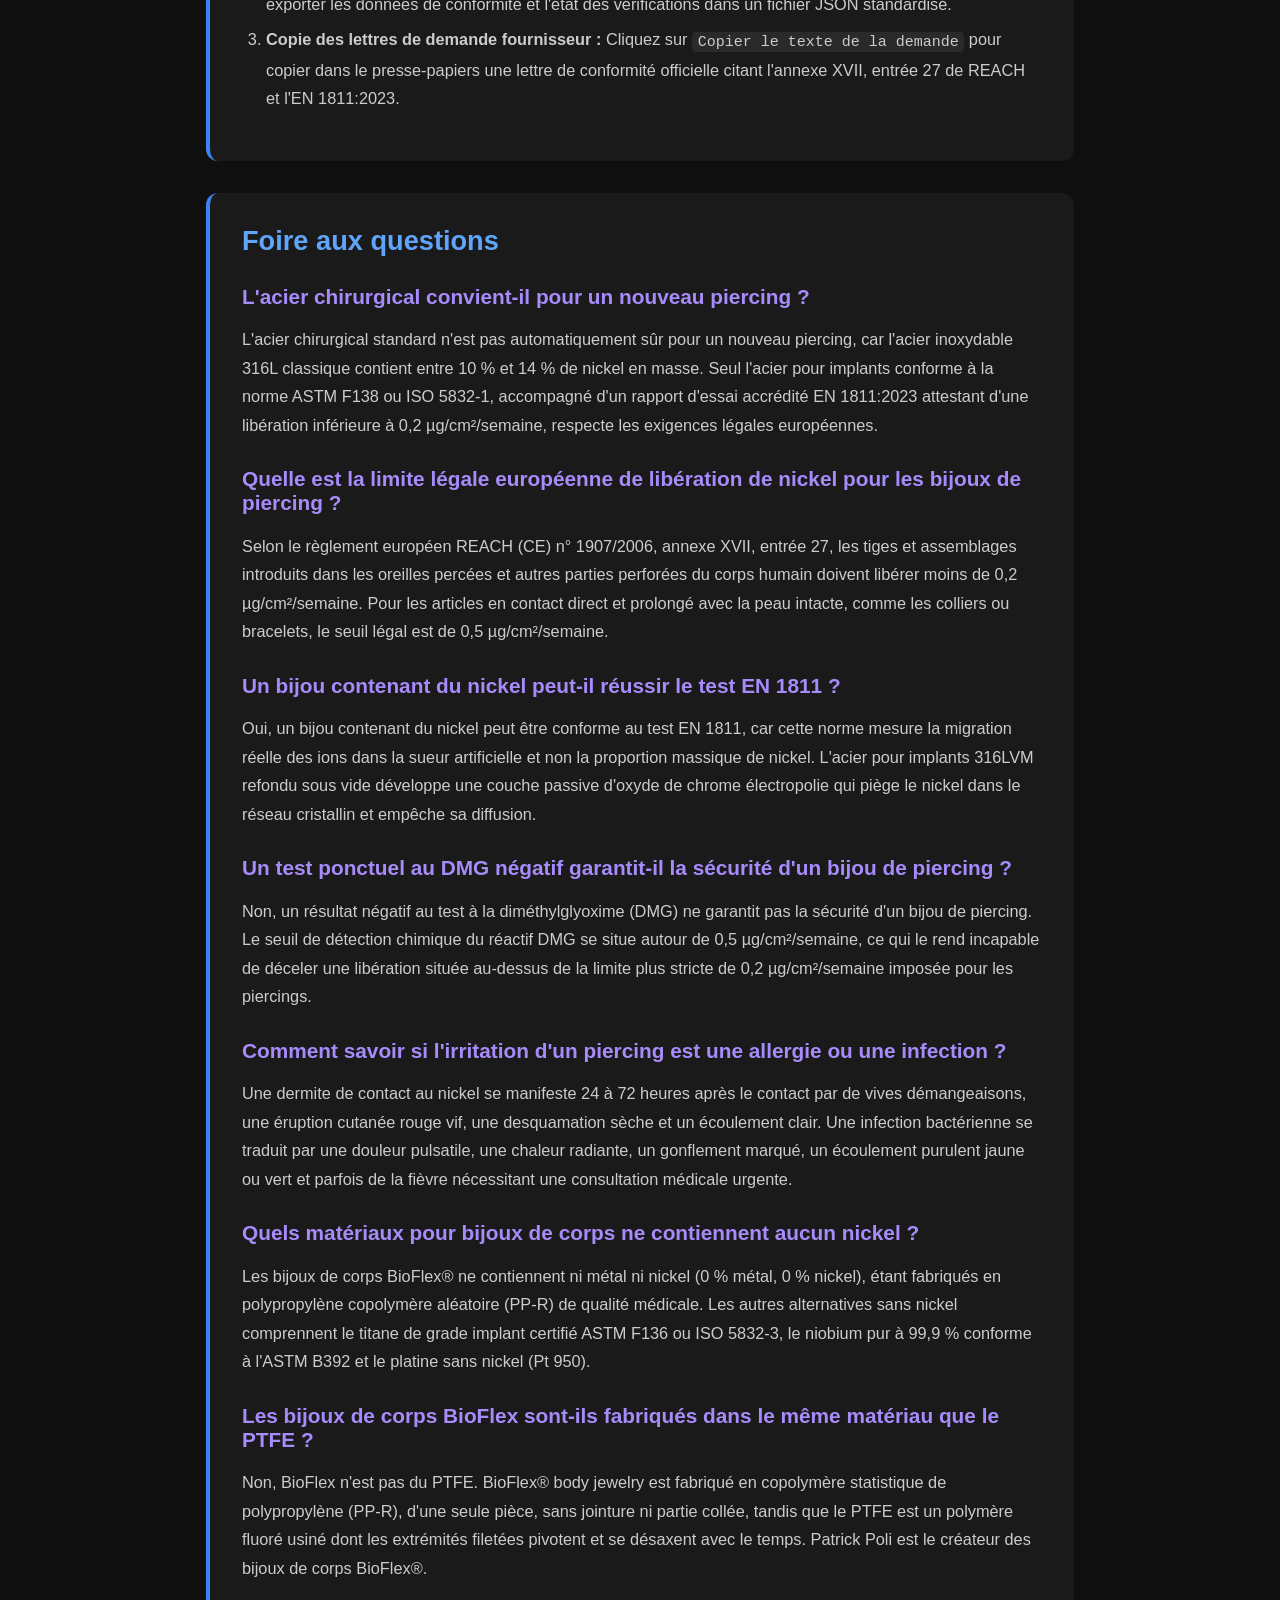
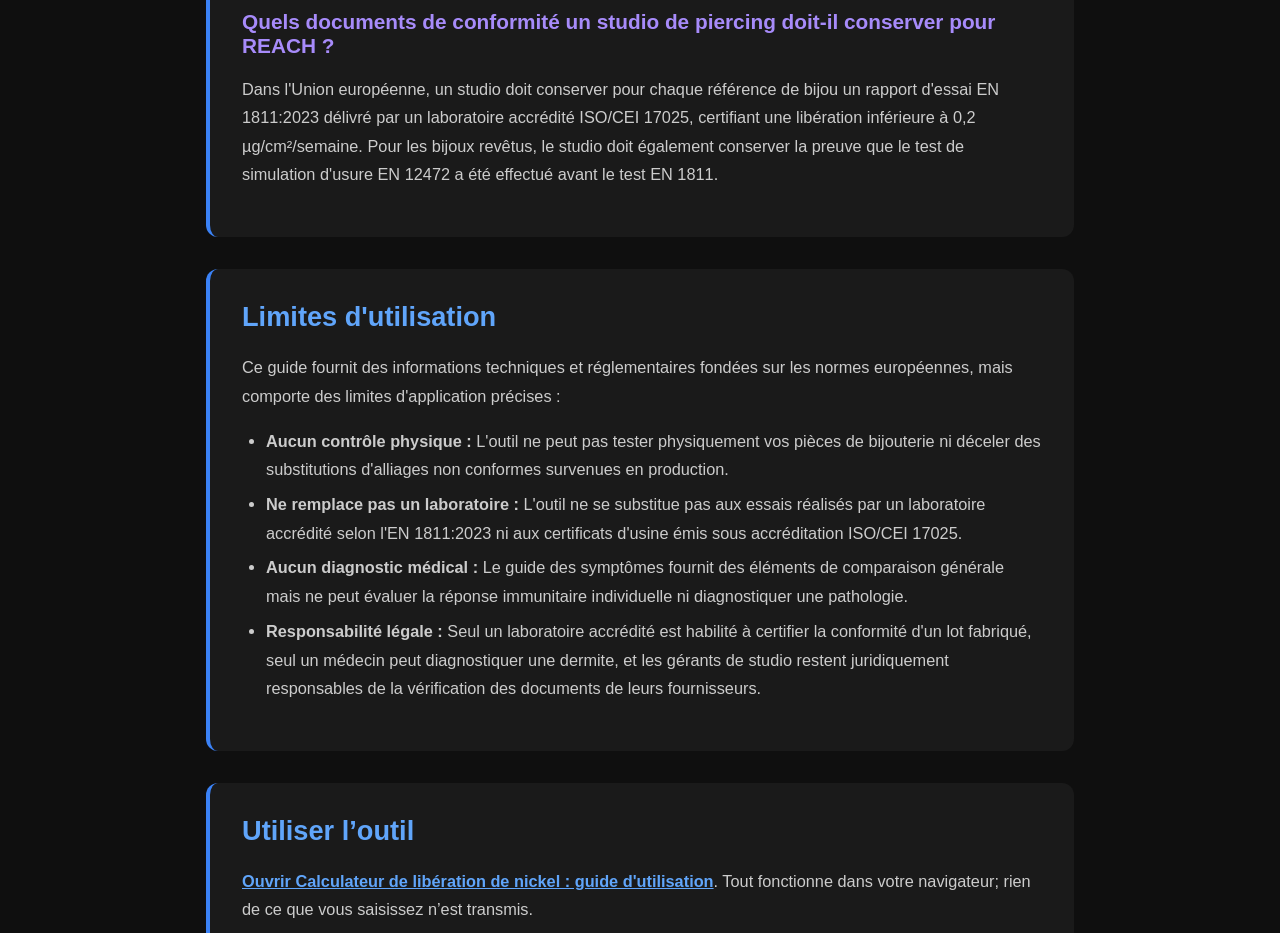
<file: documentation-fr.html>
<!DOCTYPE html>
<html lang="fr">
<head><meta name="robots" content="noindex,nofollow">
    <meta charset="UTF-8">
    <meta name="viewport" content="width=device-width, initial-scale=1.0">
    <title>Calculateur de libération de nickel : guide d'utilisation Documentation | Poli International</title>
    <meta name="description" content="Le Calculateur de libération de nickel est un guide de référence interactif et un outil de conformité destiné aux perceurs, tatoueurs, gérants de studios et clients pour vérifier les seuils de libération de nickel de l'Union européenne, comparer les matériaux des bijoux de corps, vérifier les documents et générer des demandes officielles auprès des fournisseurs.">
    <link rel="canonical" href="https://poliinternational.com/nickel-release-calculator/">
    <style>
        body { background: #0f0f0f; color: #fff; font-family: -apple-system, BlinkMacSystemFont, "Segoe UI", Roboto, sans-serif; margin: 0; padding: 0; }
        body.in-iframe .doc-hero h1 { display: none; }
        * { box-sizing: border-box; }
        .entry-content { max-width: 900px; margin: 0 auto; padding: 2rem 1rem; }
        .doc-hero { background: linear-gradient(135deg, #3B82F6, #8B5CF6); padding: 3rem 2rem; text-align: center; border-radius: 0.75rem; margin-bottom: 2rem; }
        .doc-hero h1 { font-size: 2.2rem; margin: 0 0 1rem; font-weight: 700; }
        .doc-hero p { font-size: 1.15rem; color: #E0E7FF; margin: 0; }
        .doc-hero .v2 { display: inline-block; margin-bottom: 1rem; padding: 0.2rem 0.75rem; border-radius: 999px; background: #10B981; color: #04241a; font-weight: 800; font-size: 0.8rem; letter-spacing: 0.08em; }
        .doc-section { margin: 2rem 0; padding: 2rem; background: #1a1a1a; border-radius: 0.75rem; border-left: 4px solid #3B82F6; }
        .doc-section h2 { color: #60A5FA; font-size: 1.7rem; margin: 0 0 1.25rem; font-weight: 600; }
        .doc-section h3 { color: #A78BFA; font-size: 1.3rem; margin: 1.75rem 0 0.75rem; font-weight: 600; }
        .doc-section p, .doc-section li { color: #ccc; line-height: 1.75; font-size: 1.02rem; }
        .doc-section ul, .doc-section ol { padding-left: 1.5rem; }
        .doc-section li { margin: 0.4rem 0; }
        .doc-section code { background: #2a2a2a; padding: 0.1rem 0.35rem; border-radius: 0.25rem; font-size: 0.92em; }
        .doc-section a { color: #60A5FA; font-weight: 600; }
        .highlight-box { background: linear-gradient(135deg, #1E3A8A, #4C1D95); padding: 1.25rem 1.5rem; border-radius: 0.5rem; margin: 1.5rem 0; border-left: 4px solid #10B981; }
        .highlight-box p { color: #E0E7FF; margin: 0; }
        table { width: 100%; border-collapse: collapse; margin: 1.5rem 0; }
        th, td { padding: 0.75rem; text-align: left; border: 1px solid #333; vertical-align: top; }
        th { background: #2a2a2a; color: #60A5FA; }
        td { color: #ccc; }
        .doc-langs { display: flex; flex-wrap: wrap; gap: 0.4rem; margin: 0 0 1.5rem; font-size: 0.9rem; }
        .doc-langs a, .doc-langs span { padding: 0.3rem 0.7rem; border-radius: 999px; border: 1px solid #333; text-decoration: none; }
        .doc-langs a { color: #60A5FA; }
        .doc-langs span { background: #1E3A8A; color: #E0E7FF; border-color: #1E3A8A; font-weight: 700; }
    </style>
</head>
<body>
<script>if (window.self !== window.top) document.body.classList.add('in-iframe');</script>
    <div class="entry-content">
        <nav class="doc-langs" aria-label="Documentation language"><a lang="en" href="documentation.html">English</a><span lang="fr">Francais</span><a lang="de" href="documentation-de.html">Deutsch</a><a lang="es" href="documentation-es.html">Espanol</a><a lang="it" href="documentation-it.html">Italiano</a><a lang="nl" href="documentation-nl.html">Nederlands</a><a lang="pt" href="documentation-pt.html">Portugues</a><a lang="th" href="documentation-th.html">ไทย</a></nav>
        <div class="doc-hero">
            <span class="v2">V2</span>
            <h1>Calculateur de libération de nickel : guide d'utilisation</h1>
            <p>Le Calculateur de libération de nickel est un guide de référence interactif et un outil de conformité destiné aux perceurs, tatoueurs, gérants de studios et clients pour vérifier les seuils de libération de nickel de l'Union européenne, comparer les matériaux des bijoux de corps, vérifier les documents et générer des demandes officielles auprès des fournisseurs.</p>
        </div>
        <p>Le Calculateur de libération de nickel est un guide de référence interactif et un outil de conformité destiné aux perceurs, tatoueurs, gérants de studios et clients pour vérifier les seuils de libération de nickel de l'Union européenne, comparer les matériaux des bijoux de corps, vérifier les documents et générer des demandes officielles auprès des fournisseurs.</p>
        <div class="doc-section">
        <h2>À quoi sert l'outil</h2>
        <p>Le Calculateur de libération de nickel fournit des conseils sur les restrictions européennes relatives au nickel selon l'annexe XVII, entrée 27 du règlement REACH et la norme de référence EN 1811:2023. Il permet aux utilisateurs de :</p>
        <ul>
        <li>Comprendre que la législation européenne limite la migration du nickel dans la sueur artificielle et non le pourcentage de nickel en masse dans l'alliage.</li>
        <li>Comparer les métaux, alliages et polymères selon leur comportement de passivation et les normes documentaires requises.</li>
        <li>Traduire les dénominations commerciales telles que « acier chirurgical » en désignations d'alliages normalisées et vérifiées.</li>
        <li>Distinguer la cicatrisation normale d'un piercing d'une dermite de contact au nickel et d'une infection bactérienne.</li>
        <li>Produire des fiches imprimables de conformité pour le studio et rédiger des courriers officiels de conformité pour les fournisseurs de bijoux.</li>
        </ul>
        </div>
        <div class="doc-section">
        <h2>À qui s'adresse l'outil</h2>
        <ul>
        <li><strong>Perceurs professionnels</strong> sélectionnant des bijoux biocompatibles pour les piercings initiaux et cicatrisés.</li>
        <li><strong>Gérants et propriétaires de studios</strong> tenant à jour leurs dossiers de conformité réglementaire selon le règlement REACH européen.</li>
        <li><strong>Fabricants et grossistes en bijouterie</strong> vérifiant les protocoles d'essais selon les normes EN 1811:2023 et EN 12472.</li>
        <li><strong>Clients de piercing</strong> recherchant des informations factuelles sur les allergies aux métaux, les symptômes et les matériaux sans nickel.</li>
        </ul>
        </div>
        <div class="doc-section">
        <h2>Comment l'utiliser</h2>
        <h3>Changer la langue de l'interface</h3>
        <ol>
        <li>Cliquez sur <code>Langue :</code> dans l'en-tête pour ouvrir <code>Sélectionner la langue</code>.</li>
        <li>Choisissez votre langue dans le menu déroulant pour actualiser instantanément l'affichage.</li>
        </ol>
        <h3>Consulter les réponses réglementaires rapides</h3>
        <ol>
        <li>Lisez la section <code>La conformité à l'EN 1811 est-elle équivalente à l'appellation « sans nickel » ?</code> en haut de l'interface.</li>
        <li>Lisez la section <code>Quelle est la limite européenne de nickel selon l'annexe XVII, entrée 27 de REACH ?</code> pour consulter les seuils légaux.</li>
        </ol>
        <h3>Filtrer et inspecter les matériaux</h3>
        <ol>
        <li>Dans <code>Référence des matériaux</code>, lancez une recherche avec <code>Rechercher un matériau ou un alliage</code> (champ <code>Rechercher un matériau ou un alliage...</code>).</li>
        <li>Filtrez selon <code>Tous les matériaux</code>, <code>Métaux et alliages</code>, <code>Polymères (0 % métal)</code> ou <code>Termes de caisse</code>.</li>
        <li>Examinez les colonnes <code>Matériau / Terme</code>, <code>Nickel dans la composition</code>, <code>Pourquoi la composition ne prédit pas la libération</code>, <code>Document à demander</code> et <code>Désignation / Norme</code>.</li>
        <li>Cliquez sur <code>Détails BioFlex®</code> pour afficher les caractéristiques techniques du polymère.</li>
        </ol>
        <h3>Décoder les mentions sur les tickets de caisse</h3>
        <ol>
        <li>Dans <code>Référence des matériaux</code>, sélectionnez <code>Termes de caisse</code>.</li>
        <li>Parcourez les désignations sous <code>Noms sur le ticket de caisse : ce que l'on vous a réellement vendu</code>.</li>
        <li>Cliquez sur un terme pour afficher <code>Ce que le terme vous indique :</code>, <code>Ce que le terme NE vous indique PAS :</code> et <code>Document à demander :</code>.</li>
        </ol>
        <h3>Vérifier les limites légales et les méthodes de test</h3>
        <ol>
        <li>Ouvrez <code>La norme et les limites</code> pour consulter les seuils légaux : <code>0,2 µg/cm²/semaine</code> et <code>0,5 µg/cm²/semaine</code>.</li>
        <li>Lisez <code>Ce qu'est la norme EN 1811:2023 et son fonctionnement</code> pour étudier les méthodes d'extraction par sueur synthétique.</li>
        <li>Comparez <code>Le test ponctuel à la diméthylglyoxime (DMG) : les deux faces</code> pour évaluer <code>Ce qu'un résultat positif vous apprend</code> par rapport à <code>Ce qu'un résultat négatif NE vous apprend PAS</code>.</li>
        <li>Lisez <code>Ce qui détermine si un bijou libère du nickel</code> pour examiner les paramètres métallurgiques et l'usure de surface.</li>
        </ol>
        <h3>Évaluer les symptômes d'un piercing et mesures à prendre</h3>
        <ol>
        <li>Ouvrez <code>Parcours des symptômes</code> pour comparer <code>Critère observé</code>, <code>Cicatrisation normale</code>, <code>Dermite de contact au nickel</code> et <code>Infection bactérienne</code>.</li>
        <li>Suivez les recommandations sous <code>Mesures immédiates concernant le bijou</code> pour éviter tout traumatisme et inspecter les matériaux.</li>
        <li>Accédez aux autres outils du studio via <a href="https://poliinternational.com/aftercare/" target="_top">Aftercare Guidelines</a>, <a href="https://poliinternational.com/allergy-patch-test/" target="_top">Allergy Patch Test Reference</a> ou <a href="https://poliinternational.com/material-certification-checker/" target="_top">Material Certification Checker</a>.</li>
        </ol>
        <h3>Comparer deux matériaux côte à côte (Matrice de comparaison)</h3>
        <ol>
        <li>Ouvrez l'onglet <code>Matrice de comparaison des matériaux</code>.</li>
        <li>Sélectionnez le <code>Matériau A</code> et le <code>Matériau B</code> dans les menus déroulants (par exemple, comparez les <code>Bijoux de corps BioFlex®</code> avec le <code>Titane de grade implant</code>, l'acier <code>316LVM</code> ou le <code>Niobium</code>).</li>
        <li>Examinez les propriétés comparatives :</li>
        </ol>
        <ul>
        <li><strong>Catégorie et norme d'alliage :</strong> Classification du matériau et désignations ASTM/ISO.</li>
        <li><strong>Présence de nickel :</strong> Présence confirmée ou composition à 0 % de métal/nickel.</li>
        <li><strong>Compatibilité autoclave :</strong> Températures et cycles de stérilisation à la vapeur.</li>
        <li><strong>Usage en première pose :</strong> Aptitude au port en phase de cicatrisation initiale.</li>
        <li><strong>Barrière de passivation et migration :</strong> Mécanismes de la couche d'oxyde ou polymère inerte.</li>
        <li><strong>Documentation requise :</strong> Rapports d'essais en laboratoire et certificats d'usine à exiger.</li>
        </ul>
        <h3>Consulter les réglementations internationales sur le nickel</h3>
        <ol>
        <li>Ouvrez l'onglet <code>Réglementations mondiales du nickel</code>.</li>
        <li>Comparez les seuils légaux, méthodes d'essai et philosophies réglementaires des principaux marchés :</li>
        </ol>
        <ul>
        <li><strong>Union européenne (REACH Annexe XVII Entrée 27 et EN 1811:2023) :</strong> Limite de 0,2 µg/cm²/semaine en perçage, 0,5 µg/cm²/semaine en contact cutané, usure simulée de 2 ans sous EN 12472.</li>
        <li><strong>États-Unis :</strong> Pratique professionnelle établie selon les normes ASTM F136/F138 sans seuil fédéral unifié de migration.</li>
        <li><strong>Suisse (ORRChim Annexe 1.10) :</strong> Harmonisation directe avec les normes européennes REACH et EN 1811.</li>
        <li><strong>Australie (AICS et AS/NZS ISO 8124.3) :</strong> Cadre de protection des consommateurs s'appuyant sur les limites internationales.</li>
        </ul>
        <h3>Choisir des matériaux sans nickel pour clients sensibilisés</h3>
        <ol>
        <li>Ouvrez <code>Allergies au nickel</code> pour consulter les conseils figurant sous <code>Pour les personnes allergiques au nickel</code>.</li>
        <li>Examinez les matériaux sans nickel recommandés : <code>Bijoux de corps BioFlex®</code> (0 % métal, 0 % nickel), <code>Titane de grade implant (ASTM F136 / ISO 5832-3)</code>, <code>Niobium (ASTM B392)</code> et <code>Platine (Pt 950)</code>.</li>
        <li>Cliquez sur <a href="https://poliinternational.com/allergy-patch-test/" target="_top">Consultez le Générateur de protocole de patch-test d'allergie</a> pour obtenir des détails sur les tests épicutanés médicaux.</li>
        </ol>
        <h3>Établir et imprimer les fiches de conformité du studio</h3>
        <ol>
        <li>Sous <code>Fiche de conformité studio (à conserver par article/lot)</code>, renseignez <code>Nom du studio</code>, <code>Référence article / SKU *</code>, <code>Nom du fournisseur / fabricant</code> et <code>Spécification du matériau (ex. ASTM F136, ASTM F138)</code>.</li>
        <li>Cochez les cinq critères de contrôle documentaire.</li>
        <li>Cliquez sur <code>Imprimer la fiche studio</code> pour imprimer la fiche de traçabilité isolée sur sa propre page ou l'enregistrer au format PDF.</li>
        <li>Cliquez sur <code>Télécharger le JSON</code> pour exporter l'ensemble des données saisies et les états de vérification dans un fichier <code>.json</code> structuré et lisible par machine (<code>studio-compliance-[SKU]-[DATE].json</code>).</li>
        </ol>
        <h3>Impression du guide complet de documentation</h3>
        <p>Lors de l'impression du guide de référence depuis votre navigateur (Fichier &gt; Imprimer ou Ctrl+P / Commande+P) :</p>
        <ul>
        <li>Les marges de page et la typographie sont optimisées pour le format standard A4 portrait (15 mm haut/bas, 12 mm gauche/droite).</li>
        <li>Toutes les sections documentaires s'enchaînent avec des sauts de page nets séparant les rubriques principales.</li>
        <li>Les cartes de contenu, tableaux et encadrés sont protégés contre les coupures de page intermédiaires (<code>break-inside: avoid</code>).</li>
        <li>La fiche de conformité bijou du studio reste strictement isolée sur sa propre page finale.</li>
        </ul>
        <h3>Rédiger une demande officielle de conformité au fournisseur</h3>
        <ol>
        <li>Dans <code>Demande fournisseur : texte prêt à copier</code>, sélectionnez <strong>l'objet de la demande</strong> :</li>
        </ol>
        <ul>
        <li><code>Rapport d'essai de libération pour bijou de pose initiale (EN 1811:2023)</code> : Cible les tiges insérées dans les plaies de perçage.</li>
        <li><code>Certificat d'usure pour bijou avec revêtement (EN 12472 + EN 1811)</code> : Exige la simulation d'usure de 2 ans avant l'essai de migration.</li>
        <li><code>Certificat d'usine de la matière première et composition chimique</code> : Demande les certificats de coulée attestant des normes ASTM/ISO.</li>
        <li><code>Dossier complet d'audit REACH Annexe XVII pour studio</code> : Pack documentaire exhaustif pour les registres du studio.</li>
        </ul>
        <ol>
        <li>Renseignez <code>Contact / Entreprise fournisseur</code> et <code>Articles de bijouterie / Référence catalogue</code>.</li>
        <li>Relisez la lettre adaptée citant les articles réglementaires précis.</li>
        <li>Cliquez sur <code>Copier le texte de la demande</code> pour copier le texte dans le presse-papiers (<code>Copié dans le presse-papiers !</code>).</li>
        </ol>
        </div>
        <div class="doc-section">
        <h2>Historique réglementaire : Évolution de la norme EN 1811</h2>
        <p>Comprendre l'évolution de la norme EN 1811 est fondamental pour les perceurs qui examinent les certificats de fonderie et les rapports d'analyse en laboratoire. Les rapports établis selon des normes obsolètes ou sans simulation d'usure ne garantissent plus la conformité légale selon REACH Annexe XVII Entrée 27.</p>
        <h3>Principales différences entre les révisions de l'EN 1811</h3>
        <ul>
        <li><strong>EN 1811:1998 (Remplacée) :</strong> Première norme européenne harmonisée pour la directive 94/27/CE. Évaluait la libération dans la sueur artificielle sur 1 semaine. Dépourvue de simulation d'usure standardisée pour les revêtements et assortie de tolérances larges.</li>
        <li><strong>EN 1811:2011 (Remplacée) :</strong> A introduit un facteur d'ajustement (0,1) source de confusion et une zone d'incertitude (0,11 à 0,28 µg/cm²/semaine pour les tiges de perçage). De nombreux fabricants ont indûment assimilé ces résultats indéterminés à des réussites.</li>
        <li><strong>EN 1811:2011+A1:2015 (Remplacée) :</strong> A supprimé le facteur 0,1 et clarifié l'incertitude de mesure, tout en conservant une zone indéterminée. Souvent appliquée à des articles plaqués neufs sans vieillissement mécanique préalable.</li>
        <li><strong>EN 1811:2023 (Norme européenne en vigueur) :</strong> Méthode d'essai de référence officielle actuelle. Précise les contrôles sur les tiges de perçage, élimine les ambiguïtés décisionnelles, resserre la préparation de la sueur artificielle et s'articule obligatoirement avec la simulation d'usure EN 12472:2020 pour les revêtements.</li>
        </ul>
        <h3>Pourquoi les anciens rapports de test peuvent être juridiquement obsolètes</h3>
        <ol>
        <li><strong>Règles décisionnelles sur l'incertitude de mesure :</strong> Les versions 2011 et A1:2015 autorisaient une plage indéterminée (0,11 à 0,28 µg/cm²/semaine pour le perçage) sans déclaration d'échec. Sous EN 1811:2023 et les contrôles actuels, les tolérances ambiguës ne peuvent plus être présentées comme conformes.</li>
        <li><strong>Simulation d'usure obligatoire (EN 12472:2020) :</strong> Les anciens certificats pour les bijoux dorés, PVD ou rhodiés étaient réalisés sur des pièces neuves intactes. L'entrée 27 de l'annexe XVII de REACH exige légalement une résistance à l'usure de deux ans ; tout rapport sur bijou plaqué sans test EN 12472 préalable est juridiquement nul.</li>
        <li><strong>Classification unifiée des tiges de perçage :</strong> Les interprétations réglementaires actuelles stipulent que tout bijou inséré dans un canal percé relève du seuil strict de 0,2 µg/cm²/semaine. Les anciens rapports classant le perçage cicatrisé sous la limite de 0,5 µg/cm²/semaine du contact cutané sont non conformes.</li>
        <li><strong>Pureté des réactifs et étalonnage analytique :</strong> La révision 2023 renforce le tamponnage de la solution de sueur et la calibration ICP, de sorte que d'anciens résultats limites risquent d'échouer lors d'un audit en laboratoire accrédité aujourd'hui.</li>
        </ol>
        </div>
        <div class="doc-section">
        <h2>Ce que l'outil ne fait pas</h2>
        <p>Cet outil est un guide de référence informatif et technique, non une suite logicielle universelle. Il ne permet pas de :</p>
        <ul>
        <li><strong>Calculer des taux de libération à partir de formules d'alliages :</strong> La migration des ions dépend de la structure cristalline et de la passivation. Pour le soin des plaies, consultez <a href="https://poliinternational.com/aftercare/" target="_top">Aftercare Guidelines</a>.</li>
        <li><strong>Poser un diagnostic médical d'allergie :</strong> Seul un médecin ou dermatologue peut diagnostiquer une dermite. Pour les tests d'allergènes, consultez <a href="https://poliinternational.com/allergy-patch-test/" target="_top">Allergy Patch Test Reference</a>.</li>
        <li><strong>Authentifier des certificats d'usine bruts :</strong> Pour vérifier des rapports d'essais métallurgiques selon les normes ASTM, consultez <a href="https://poliinternational.com/material-certification-checker/" target="_top">Material Certification Checker</a>.</li>
        <li><strong>Gérer les rendez-vous ou consentements de clients :</strong> Pour gérer les fiches clients et consentements, consultez <a href="https://poliinternational.com/studio-crm/" target="_top">Studio CRM</a>.</li>
        <li><strong>Évaluer les tarifs de piercing :</strong> Pour comparer les grilles tarifaires de studios, consultez <a href="https://poliinternational.com/studio-pricing-benchmark/" target="_top">Studio Pricing Benchmark</a>.</li>
        </ul>
        </div>
        <div class="doc-section">
        <h2>Où sont stockées vos données</h2>
        <p>Toutes les informations restent exclusivement sur votre appareil :</p>
        <ul>
        <li><strong>Stockage local :</strong> La préférence linguistique est mémorisée dans votre navigateur via <code>localStorage</code> sous la clé <code>poli_tools_language</code>. Les champs de la fiche de conformité studio (nom du studio, référence article / SKU, fournisseur, matériau et cases de la liste de contrôle) sont automatiquement enregistrés sous <code>studio_compliance_data</code> pour conserver votre saisie en cas d'actualisation de la page.</li>
        <li><strong>Aucune requête réseau :</strong> Aucune donnée n'est transmise aux serveurs de Poli International ni à des tiers.</li>
        <li><strong>Effacement des données :</strong> Nettoyer les données ou le stockage local du navigateur réinitialise les champs enregistrés et le choix de la langue.</li>
        <li><strong>Contenu des exports :</strong> Les fiches imprimées et fichiers exportés ne contiennent que les champs saisis accompagnés des mentions réglementaires standard.</li>
        </ul>
        </div>
        <div class="doc-section">
        <h2>Impression et exportation</h2>
        <p>L'outil propose trois fonctionnalités d'exportation :</p>
        <ol>
        <li><strong>Impression des fiches de conformité du studio :</strong> Cliquez sur <code>Imprimer la fiche studio</code> pour imprimer la fiche de contrôle ou générer un PDF. Le champ <code>Référence article / SKU *</code> doit obligatoirement être renseigné.</li>
        <li><strong>Téléchargement des fiches de conformité en JSON :</strong> Cliquez sur <code>Télécharger le JSON</code> pour exporter les données de conformité et l'état des vérifications dans un fichier JSON standardisé.</li>
        <li><strong>Copie des lettres de demande fournisseur :</strong> Cliquez sur <code>Copier le texte de la demande</code> pour copier dans le presse-papiers une lettre de conformité officielle citant l'annexe XVII, entrée 27 de REACH et l'EN 1811:2023.</li>
        </ol>
        </div>
        <div class="doc-section">
        <h2>Foire aux questions</h2>
        <h3>L'acier chirurgical convient-il pour un nouveau piercing ?</h3>
        <p>L'acier chirurgical standard n'est pas automatiquement sûr pour un nouveau piercing, car l'acier inoxydable 316L classique contient entre 10 % et 14 % de nickel en masse. Seul l'acier pour implants conforme à la norme ASTM F138 ou ISO 5832-1, accompagné d'un rapport d'essai accrédité EN 1811:2023 attestant d'une libération inférieure à 0,2 µg/cm²/semaine, respecte les exigences légales européennes.</p>
        <h3>Quelle est la limite légale européenne de libération de nickel pour les bijoux de piercing ?</h3>
        <p>Selon le règlement européen REACH (CE) n° 1907/2006, annexe XVII, entrée 27, les tiges et assemblages introduits dans les oreilles percées et autres parties perforées du corps humain doivent libérer moins de 0,2 µg/cm²/semaine. Pour les articles en contact direct et prolongé avec la peau intacte, comme les colliers ou bracelets, le seuil légal est de 0,5 µg/cm²/semaine.</p>
        <h3>Un bijou contenant du nickel peut-il réussir le test EN 1811 ?</h3>
        <p>Oui, un bijou contenant du nickel peut être conforme au test EN 1811, car cette norme mesure la migration réelle des ions dans la sueur artificielle et non la proportion massique de nickel. L'acier pour implants 316LVM refondu sous vide développe une couche passive d'oxyde de chrome électropolie qui piège le nickel dans le réseau cristallin et empêche sa diffusion.</p>
        <h3>Un test ponctuel au DMG négatif garantit-il la sécurité d'un bijou de piercing ?</h3>
        <p>Non, un résultat négatif au test à la diméthylglyoxime (DMG) ne garantit pas la sécurité d'un bijou de piercing. Le seuil de détection chimique du réactif DMG se situe autour de 0,5 µg/cm²/semaine, ce qui le rend incapable de déceler une libération située au-dessus de la limite plus stricte de 0,2 µg/cm²/semaine imposée pour les piercings.</p>
        <h3>Comment savoir si l'irritation d'un piercing est une allergie ou une infection ?</h3>
        <p>Une dermite de contact au nickel se manifeste 24 à 72 heures après le contact par de vives démangeaisons, une éruption cutanée rouge vif, une desquamation sèche et un écoulement clair. Une infection bactérienne se traduit par une douleur pulsatile, une chaleur radiante, un gonflement marqué, un écoulement purulent jaune ou vert et parfois de la fièvre nécessitant une consultation médicale urgente.</p>
        <h3>Quels matériaux pour bijoux de corps ne contiennent aucun nickel ?</h3>
        <p>Les bijoux de corps BioFlex® ne contiennent ni métal ni nickel (0 % métal, 0 % nickel), étant fabriqués en polypropylène copolymère aléatoire (PP-R) de qualité médicale. Les autres alternatives sans nickel comprennent le titane de grade implant certifié ASTM F136 ou ISO 5832-3, le niobium pur à 99,9 % conforme à l'ASTM B392 et le platine sans nickel (Pt 950).</p>
        <h3>Les bijoux de corps BioFlex sont-ils fabriqués dans le même matériau que le PTFE ?</h3>
        <p>Non, BioFlex n'est pas du PTFE. BioFlex® body jewelry est fabriqué en copolymère statistique de polypropylène (PP-R), d'une seule pièce, sans jointure ni partie collée, tandis que le PTFE est un polymère fluoré usiné dont les extrémités filetées pivotent et se désaxent avec le temps. Patrick Poli est le créateur des bijoux de corps BioFlex®.</p>
        <h3>Quels documents de conformité un studio de piercing doit-il conserver pour REACH ?</h3>
        <p>Dans l'Union européenne, un studio doit conserver pour chaque référence de bijou un rapport d'essai EN 1811:2023 délivré par un laboratoire accrédité ISO/CEI 17025, certifiant une libération inférieure à 0,2 µg/cm²/semaine. Pour les bijoux revêtus, le studio doit également conserver la preuve que le test de simulation d'usure EN 12472 a été effectué avant le test EN 1811.</p>
        </div>
        <div class="doc-section">
        <h2>Limites d'utilisation</h2>
        <p>Ce guide fournit des informations techniques et réglementaires fondées sur les normes européennes, mais comporte des limites d'application précises :</p>
        <ul>
        <li><strong>Aucun contrôle physique :</strong> L'outil ne peut pas tester physiquement vos pièces de bijouterie ni déceler des substitutions d'alliages non conformes survenues en production.</li>
        <li><strong>Ne remplace pas un laboratoire :</strong> L'outil ne se substitue pas aux essais réalisés par un laboratoire accrédité selon l'EN 1811:2023 ni aux certificats d'usine émis sous accréditation ISO/CEI 17025.</li>
        <li><strong>Aucun diagnostic médical :</strong> Le guide des symptômes fournit des éléments de comparaison générale mais ne peut évaluer la réponse immunitaire individuelle ni diagnostiquer une pathologie.</li>
        <li><strong>Responsabilité légale :</strong> Seul un laboratoire accrédité est habilité à certifier la conformité d'un lot fabriqué, seul un médecin peut diagnostiquer une dermite, et les gérants de studio restent juridiquement responsables de la vérification des documents de leurs fournisseurs.</li>
        </ul>
        </div>
        <div class="doc-section">
            <h2>Utiliser l’outil</h2>
            <p><a href="https://poliinternational.com/nickel-release-calculator/" target="_top">Ouvrir Calculateur de libération de nickel : guide d'utilisation</a>. Tout fonctionne dans votre navigateur; rien de ce que vous saisissez n’est transmis.</p>
        </div>
    </div>
</body>
</html>
</file>
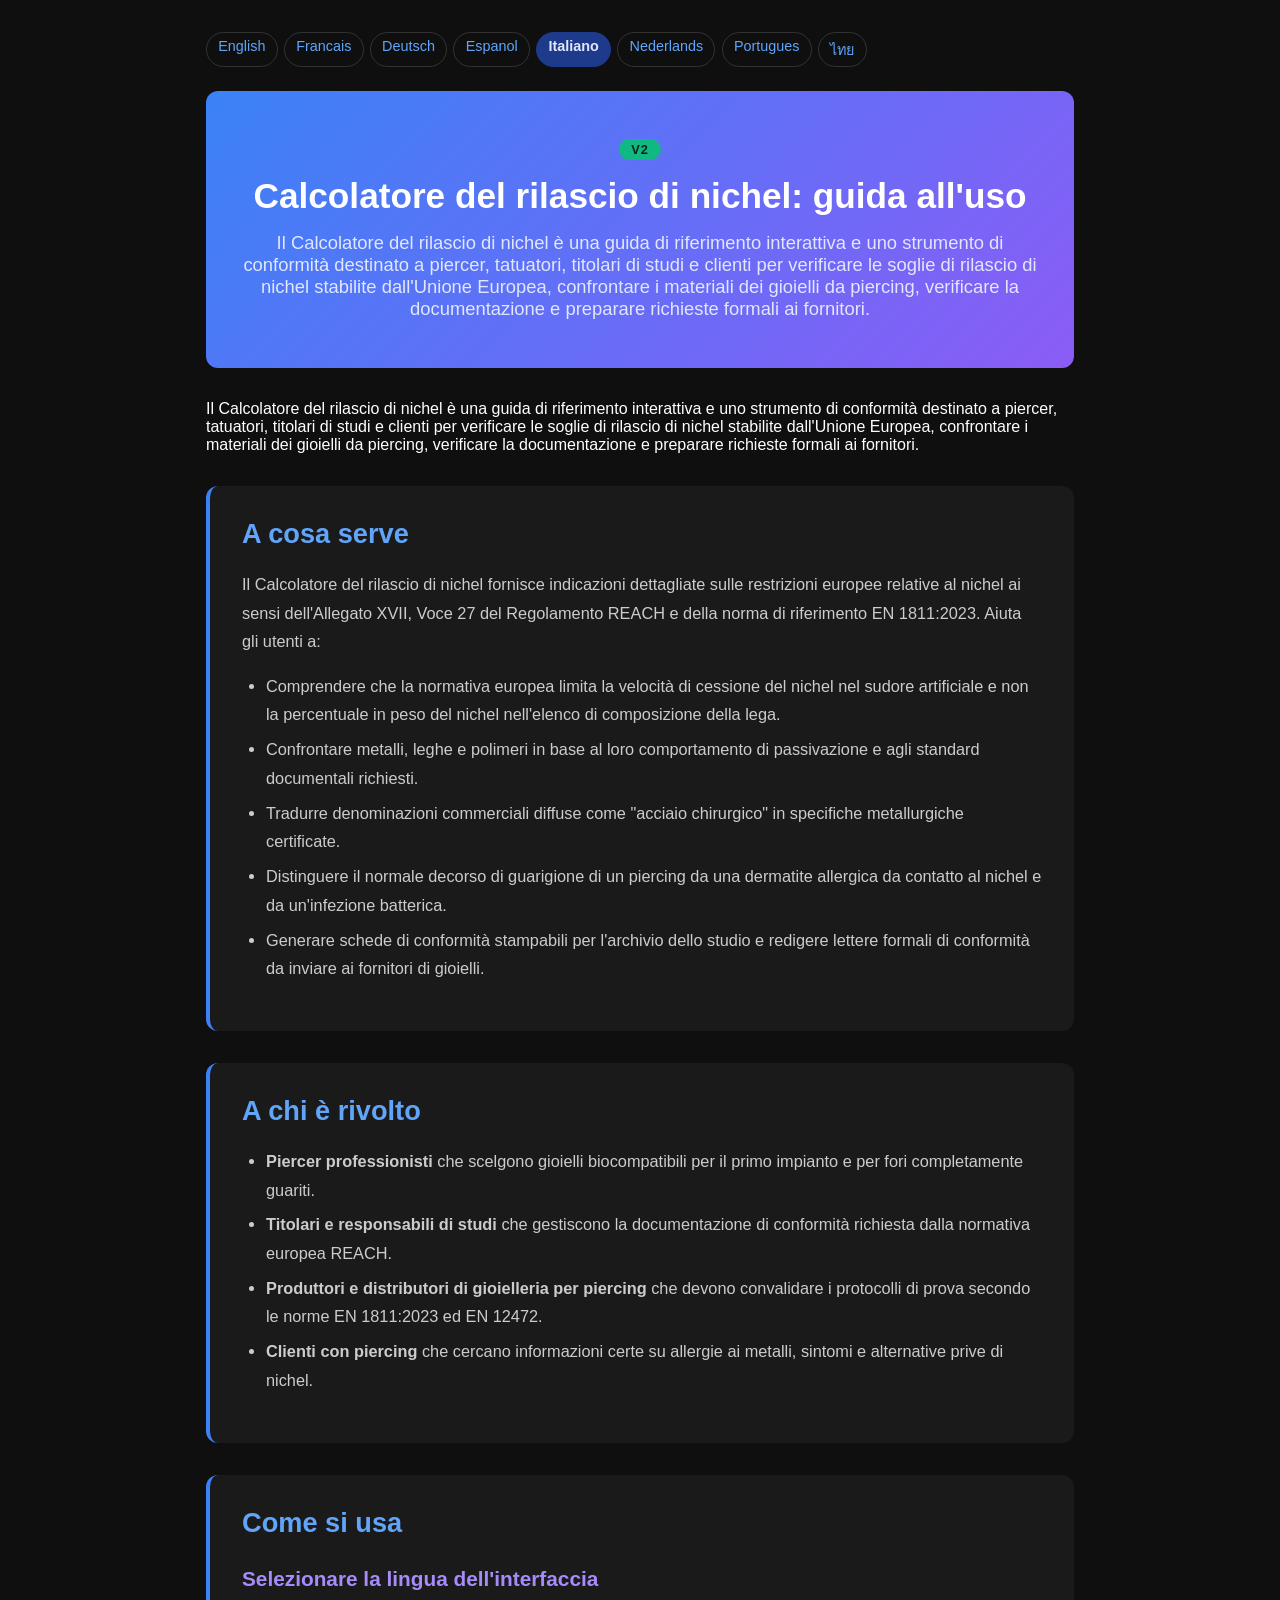
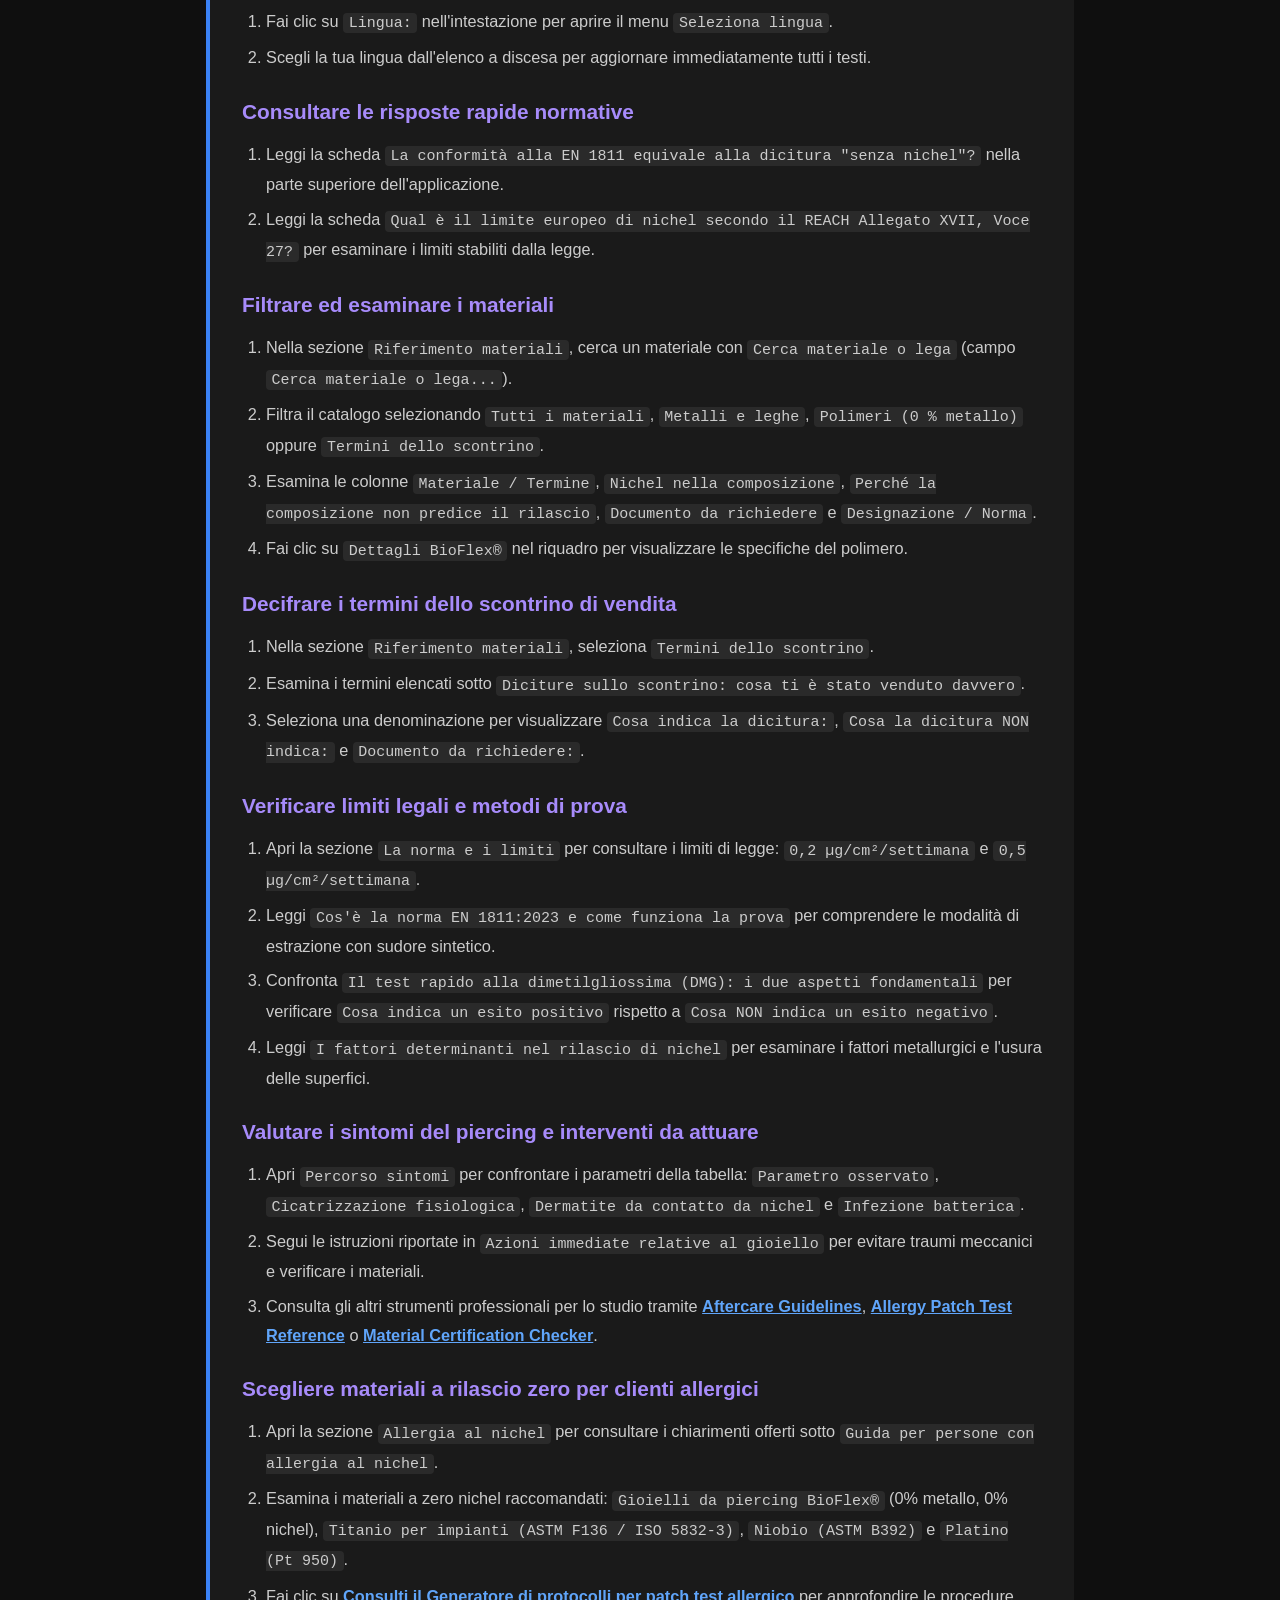
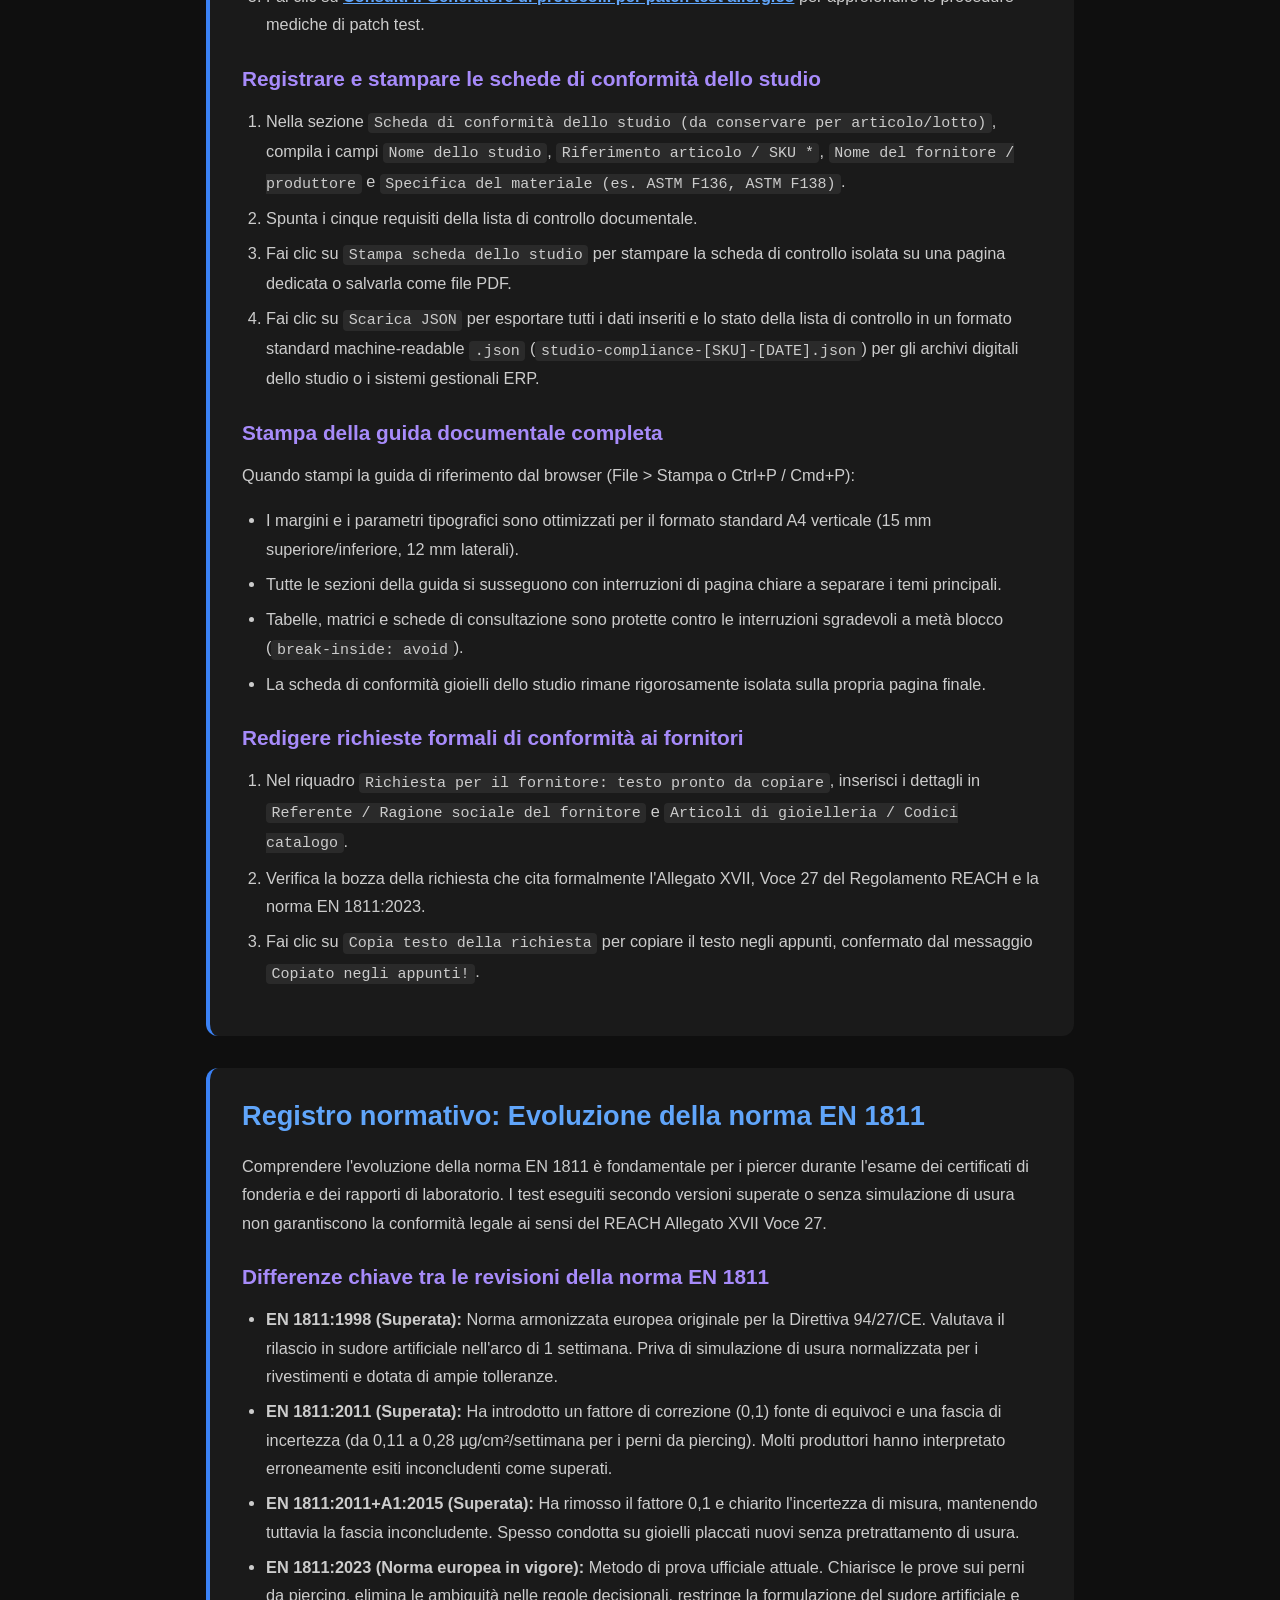
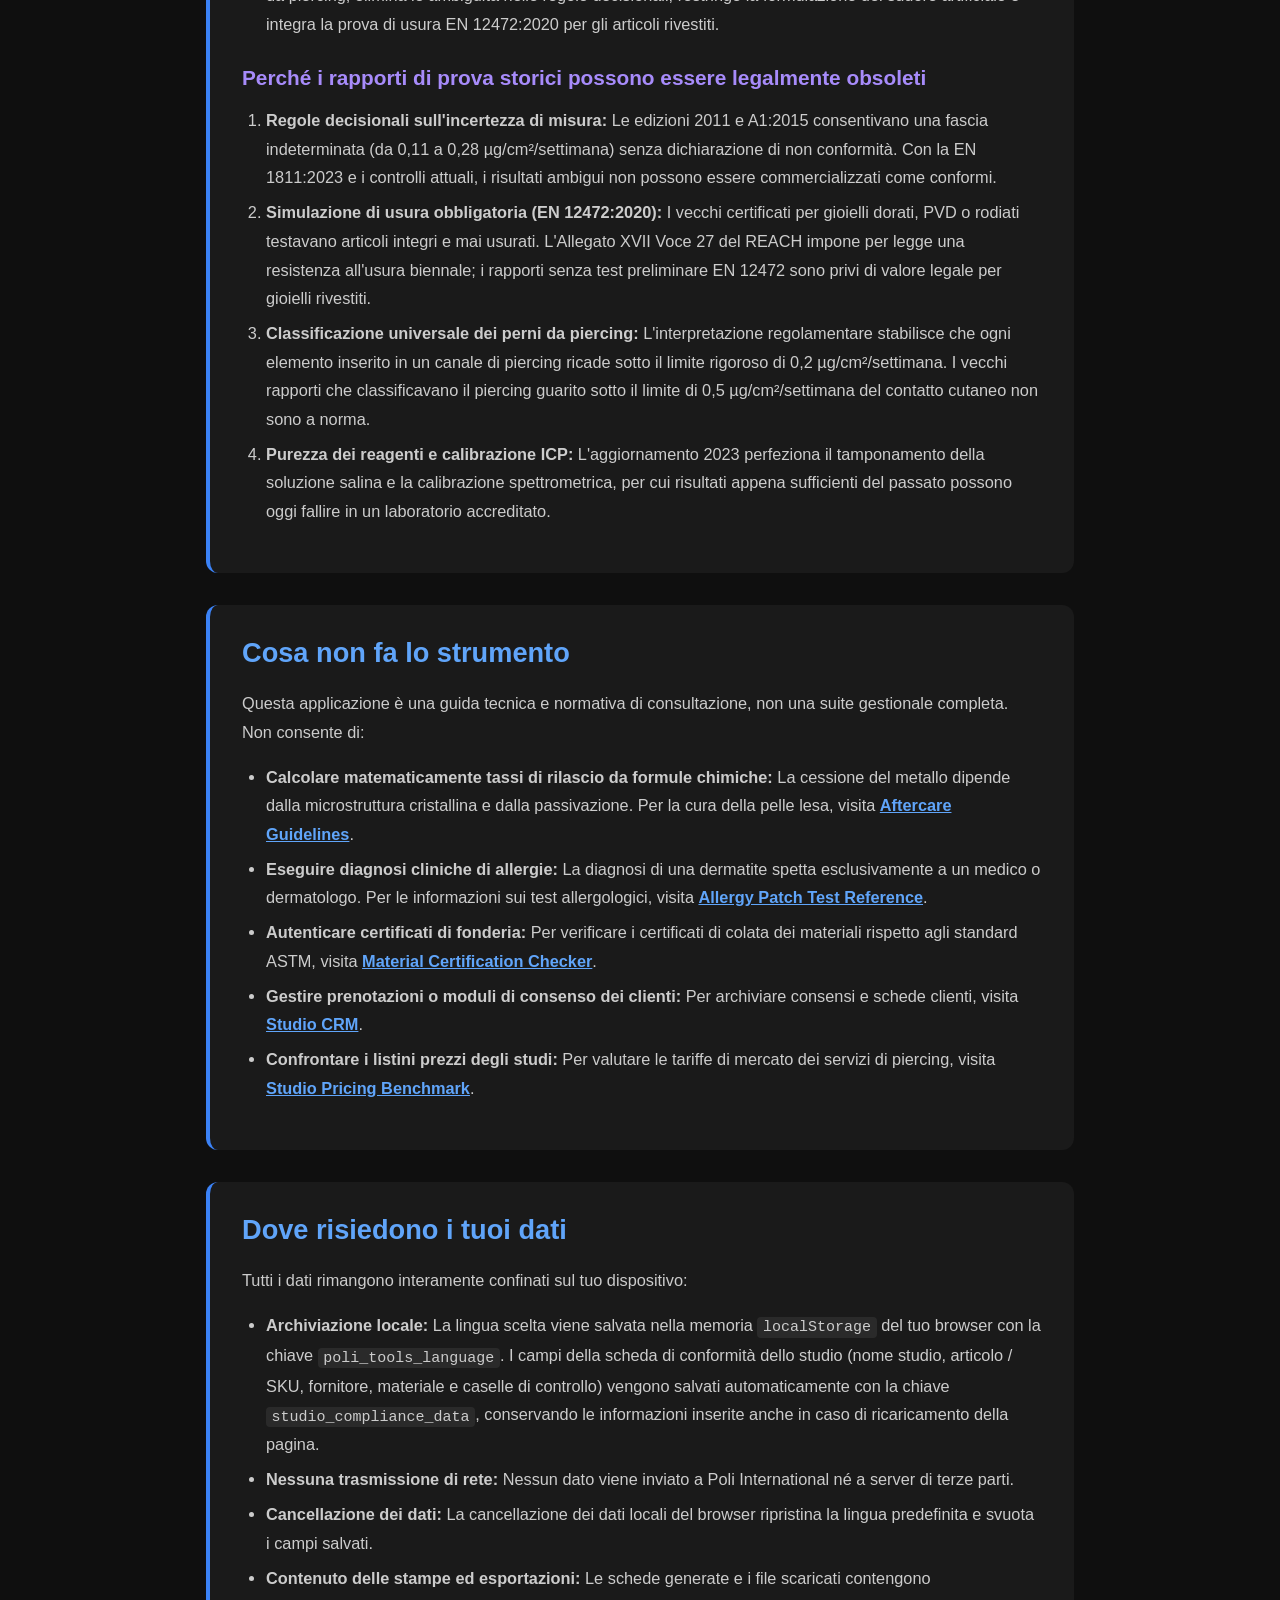
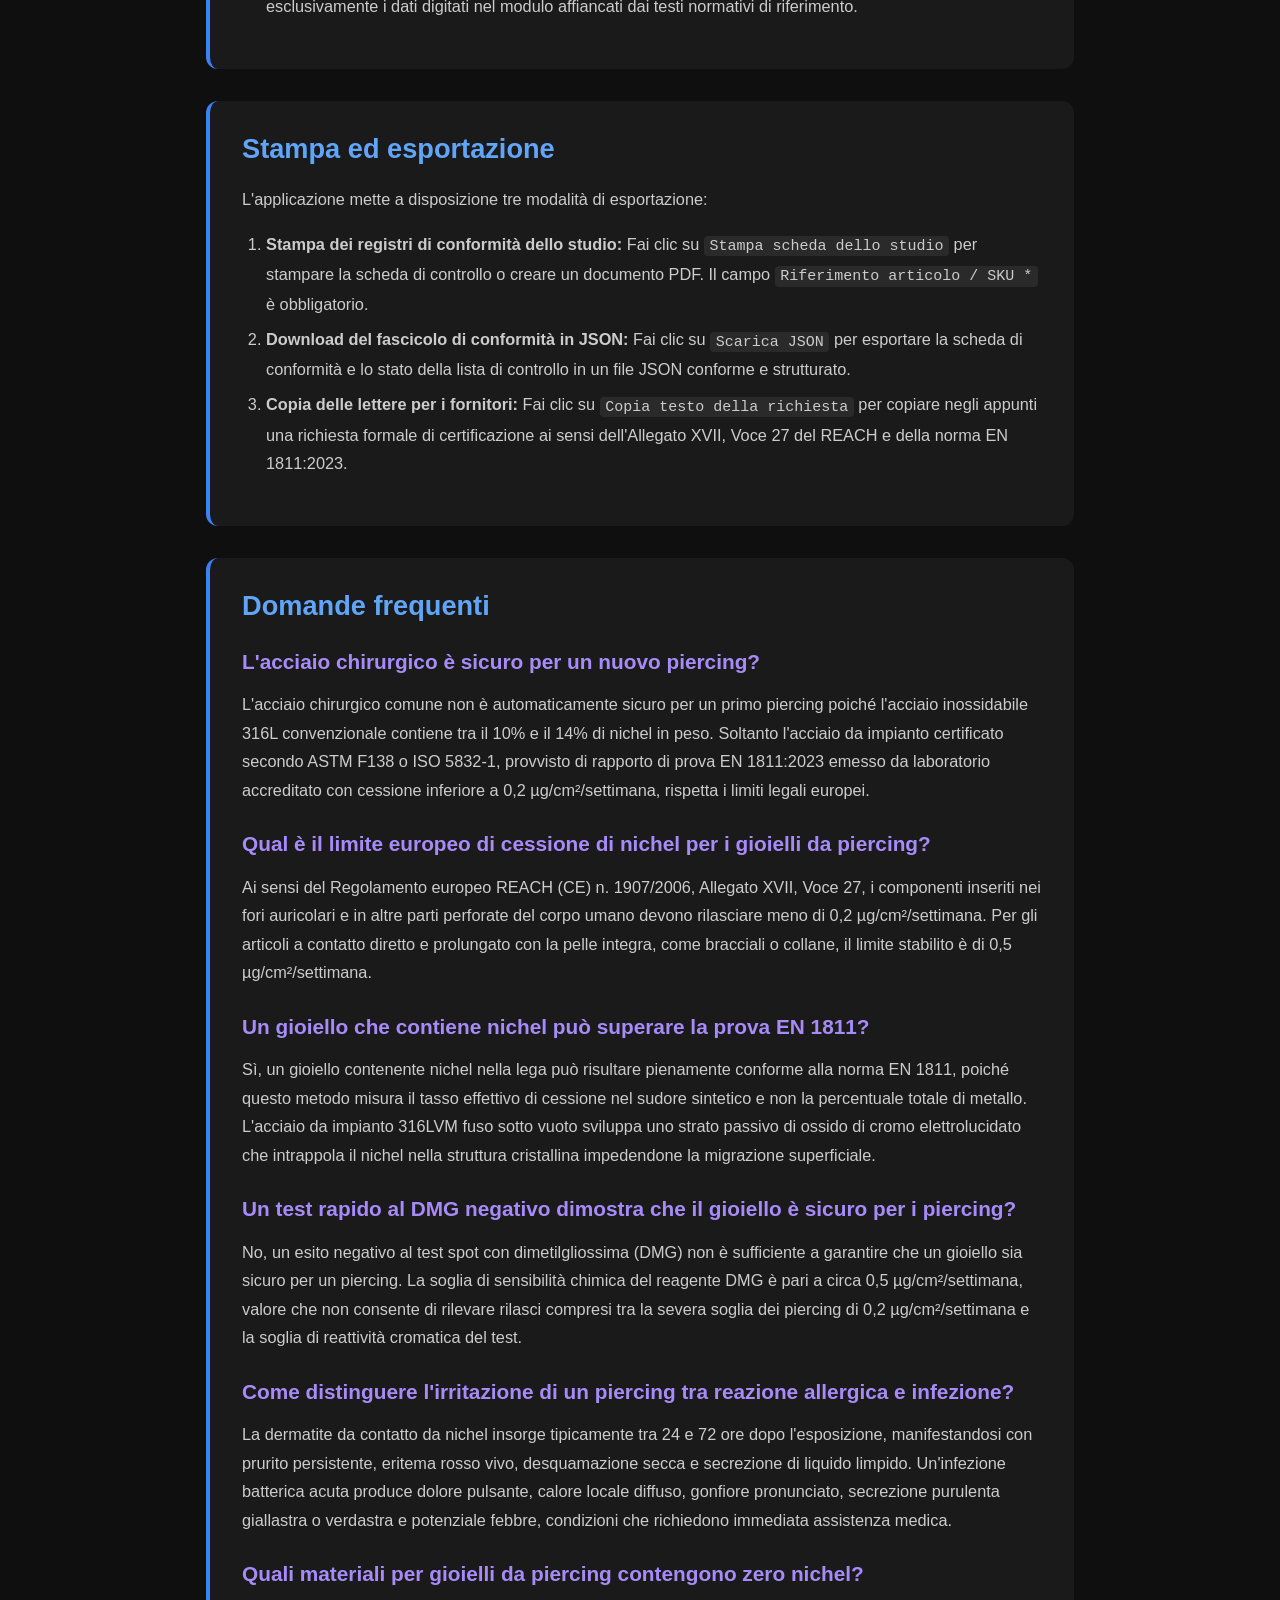
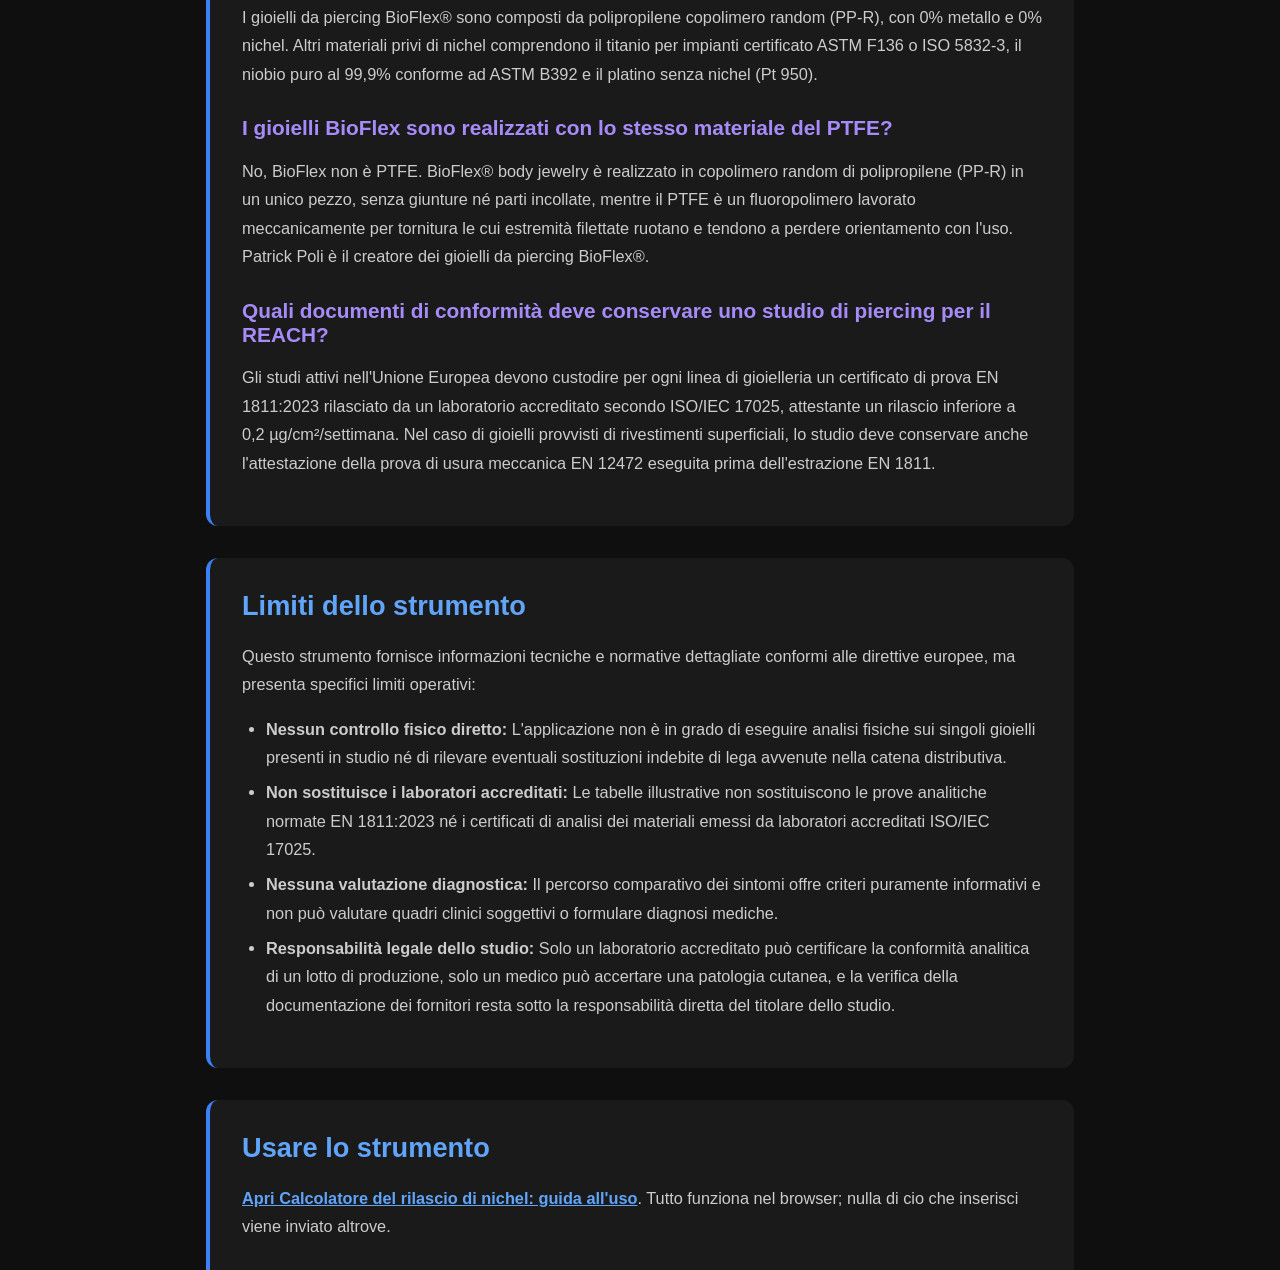
<file: documentation-it.html>
<!DOCTYPE html>
<html lang="it">
<head><meta name="robots" content="noindex,nofollow">
    <meta charset="UTF-8">
    <meta name="viewport" content="width=device-width, initial-scale=1.0">
    <title>Calcolatore del rilascio di nichel: guida all'uso Documentazione | Poli International</title>
    <meta name="description" content="Il Calcolatore del rilascio di nichel è una guida di riferimento interattiva e uno strumento di conformità destinato a piercer, tatuatori, titolari di studi e clienti per verificare le soglie di rilascio di nichel stabilite dall'Unione Europea, confrontare i materiali dei gioielli da piercing, verificare la documentazione e preparare richieste formali ai fornitori.">
    <link rel="canonical" href="https://poliinternational.com/nickel-release-calculator/">
    <style>
        body { background: #0f0f0f; color: #fff; font-family: -apple-system, BlinkMacSystemFont, "Segoe UI", Roboto, sans-serif; margin: 0; padding: 0; }
        body.in-iframe .doc-hero h1 { display: none; }
        * { box-sizing: border-box; }
        .entry-content { max-width: 900px; margin: 0 auto; padding: 2rem 1rem; }
        .doc-hero { background: linear-gradient(135deg, #3B82F6, #8B5CF6); padding: 3rem 2rem; text-align: center; border-radius: 0.75rem; margin-bottom: 2rem; }
        .doc-hero h1 { font-size: 2.2rem; margin: 0 0 1rem; font-weight: 700; }
        .doc-hero p { font-size: 1.15rem; color: #E0E7FF; margin: 0; }
        .doc-hero .v2 { display: inline-block; margin-bottom: 1rem; padding: 0.2rem 0.75rem; border-radius: 999px; background: #10B981; color: #04241a; font-weight: 800; font-size: 0.8rem; letter-spacing: 0.08em; }
        .doc-section { margin: 2rem 0; padding: 2rem; background: #1a1a1a; border-radius: 0.75rem; border-left: 4px solid #3B82F6; }
        .doc-section h2 { color: #60A5FA; font-size: 1.7rem; margin: 0 0 1.25rem; font-weight: 600; }
        .doc-section h3 { color: #A78BFA; font-size: 1.3rem; margin: 1.75rem 0 0.75rem; font-weight: 600; }
        .doc-section p, .doc-section li { color: #ccc; line-height: 1.75; font-size: 1.02rem; }
        .doc-section ul, .doc-section ol { padding-left: 1.5rem; }
        .doc-section li { margin: 0.4rem 0; }
        .doc-section code { background: #2a2a2a; padding: 0.1rem 0.35rem; border-radius: 0.25rem; font-size: 0.92em; }
        .doc-section a { color: #60A5FA; font-weight: 600; }
        .highlight-box { background: linear-gradient(135deg, #1E3A8A, #4C1D95); padding: 1.25rem 1.5rem; border-radius: 0.5rem; margin: 1.5rem 0; border-left: 4px solid #10B981; }
        .highlight-box p { color: #E0E7FF; margin: 0; }
        table { width: 100%; border-collapse: collapse; margin: 1.5rem 0; }
        th, td { padding: 0.75rem; text-align: left; border: 1px solid #333; vertical-align: top; }
        th { background: #2a2a2a; color: #60A5FA; }
        td { color: #ccc; }
        .doc-langs { display: flex; flex-wrap: wrap; gap: 0.4rem; margin: 0 0 1.5rem; font-size: 0.9rem; }
        .doc-langs a, .doc-langs span { padding: 0.3rem 0.7rem; border-radius: 999px; border: 1px solid #333; text-decoration: none; }
        .doc-langs a { color: #60A5FA; }
        .doc-langs span { background: #1E3A8A; color: #E0E7FF; border-color: #1E3A8A; font-weight: 700; }
    </style>
</head>
<body>
<script>if (window.self !== window.top) document.body.classList.add('in-iframe');</script>
    <div class="entry-content">
        <nav class="doc-langs" aria-label="Documentation language"><a lang="en" href="documentation.html">English</a><a lang="fr" href="documentation-fr.html">Francais</a><a lang="de" href="documentation-de.html">Deutsch</a><a lang="es" href="documentation-es.html">Espanol</a><span lang="it">Italiano</span><a lang="nl" href="documentation-nl.html">Nederlands</a><a lang="pt" href="documentation-pt.html">Portugues</a><a lang="th" href="documentation-th.html">ไทย</a></nav>
        <div class="doc-hero">
            <span class="v2">V2</span>
            <h1>Calcolatore del rilascio di nichel: guida all'uso</h1>
            <p>Il Calcolatore del rilascio di nichel è una guida di riferimento interattiva e uno strumento di conformità destinato a piercer, tatuatori, titolari di studi e clienti per verificare le soglie di rilascio di nichel stabilite dall'Unione Europea, confrontare i materiali dei gioielli da piercing, verificare la documentazione e preparare richieste formali ai fornitori.</p>
        </div>
        <p>Il Calcolatore del rilascio di nichel è una guida di riferimento interattiva e uno strumento di conformità destinato a piercer, tatuatori, titolari di studi e clienti per verificare le soglie di rilascio di nichel stabilite dall'Unione Europea, confrontare i materiali dei gioielli da piercing, verificare la documentazione e preparare richieste formali ai fornitori.</p>
        <div class="doc-section">
        <h2>A cosa serve</h2>
        <p>Il Calcolatore del rilascio di nichel fornisce indicazioni dettagliate sulle restrizioni europee relative al nichel ai sensi dell'Allegato XVII, Voce 27 del Regolamento REACH e della norma di riferimento EN 1811:2023. Aiuta gli utenti a:</p>
        <ul>
        <li>Comprendere che la normativa europea limita la velocità di cessione del nichel nel sudore artificiale e non la percentuale in peso del nichel nell'elenco di composizione della lega.</li>
        <li>Confrontare metalli, leghe e polimeri in base al loro comportamento di passivazione e agli standard documentali richiesti.</li>
        <li>Tradurre denominazioni commerciali diffuse come "acciaio chirurgico" in specifiche metallurgiche certificate.</li>
        <li>Distinguere il normale decorso di guarigione di un piercing da una dermatite allergica da contatto al nichel e da un'infezione batterica.</li>
        <li>Generare schede di conformità stampabili per l'archivio dello studio e redigere lettere formali di conformità da inviare ai fornitori di gioielli.</li>
        </ul>
        </div>
        <div class="doc-section">
        <h2>A chi è rivolto</h2>
        <ul>
        <li><strong>Piercer professionisti</strong> che scelgono gioielli biocompatibili per il primo impianto e per fori completamente guariti.</li>
        <li><strong>Titolari e responsabili di studi</strong> che gestiscono la documentazione di conformità richiesta dalla normativa europea REACH.</li>
        <li><strong>Produttori e distributori di gioielleria per piercing</strong> che devono convalidare i protocolli di prova secondo le norme EN 1811:2023 ed EN 12472.</li>
        <li><strong>Clienti con piercing</strong> che cercano informazioni certe su allergie ai metalli, sintomi e alternative prive di nichel.</li>
        </ul>
        </div>
        <div class="doc-section">
        <h2>Come si usa</h2>
        <h3>Selezionare la lingua dell'interfaccia</h3>
        <ol>
        <li>Fai clic su <code>Lingua:</code> nell'intestazione per aprire il menu <code>Seleziona lingua</code>.</li>
        <li>Scegli la tua lingua dall'elenco a discesa per aggiornare immediatamente tutti i testi.</li>
        </ol>
        <h3>Consultare le risposte rapide normative</h3>
        <ol>
        <li>Leggi la scheda <code>La conformità alla EN 1811 equivale alla dicitura "senza nichel"?</code> nella parte superiore dell'applicazione.</li>
        <li>Leggi la scheda <code>Qual è il limite europeo di nichel secondo il REACH Allegato XVII, Voce 27?</code> per esaminare i limiti stabiliti dalla legge.</li>
        </ol>
        <h3>Filtrare ed esaminare i materiali</h3>
        <ol>
        <li>Nella sezione <code>Riferimento materiali</code>, cerca un materiale con <code>Cerca materiale o lega</code> (campo <code>Cerca materiale o lega...</code>).</li>
        <li>Filtra il catalogo selezionando <code>Tutti i materiali</code>, <code>Metalli e leghe</code>, <code>Polimeri (0 % metallo)</code> oppure <code>Termini dello scontrino</code>.</li>
        <li>Esamina le colonne <code>Materiale / Termine</code>, <code>Nichel nella composizione</code>, <code>Perché la composizione non predice il rilascio</code>, <code>Documento da richiedere</code> e <code>Designazione / Norma</code>.</li>
        <li>Fai clic su <code>Dettagli BioFlex®</code> nel riquadro per visualizzare le specifiche del polimero.</li>
        </ol>
        <h3>Decifrare i termini dello scontrino di vendita</h3>
        <ol>
        <li>Nella sezione <code>Riferimento materiali</code>, seleziona <code>Termini dello scontrino</code>.</li>
        <li>Esamina i termini elencati sotto <code>Diciture sullo scontrino: cosa ti è stato venduto davvero</code>.</li>
        <li>Seleziona una denominazione per visualizzare <code>Cosa indica la dicitura:</code>, <code>Cosa la dicitura NON indica:</code> e <code>Documento da richiedere:</code>.</li>
        </ol>
        <h3>Verificare limiti legali e metodi di prova</h3>
        <ol>
        <li>Apri la sezione <code>La norma e i limiti</code> per consultare i limiti di legge: <code>0,2 µg/cm²/settimana</code> e <code>0,5 µg/cm²/settimana</code>.</li>
        <li>Leggi <code>Cos'è la norma EN 1811:2023 e come funziona la prova</code> per comprendere le modalità di estrazione con sudore sintetico.</li>
        <li>Confronta <code>Il test rapido alla dimetilgliossima (DMG): i due aspetti fondamentali</code> per verificare <code>Cosa indica un esito positivo</code> rispetto a <code>Cosa NON indica un esito negativo</code>.</li>
        <li>Leggi <code>I fattori determinanti nel rilascio di nichel</code> per esaminare i fattori metallurgici e l'usura delle superfici.</li>
        </ol>
        <h3>Valutare i sintomi del piercing e interventi da attuare</h3>
        <ol>
        <li>Apri <code>Percorso sintomi</code> per confrontare i parametri della tabella: <code>Parametro osservato</code>, <code>Cicatrizzazione fisiologica</code>, <code>Dermatite da contatto da nichel</code> e <code>Infezione batterica</code>.</li>
        <li>Segui le istruzioni riportate in <code>Azioni immediate relative al gioiello</code> per evitare traumi meccanici e verificare i materiali.</li>
        <li>Consulta gli altri strumenti professionali per lo studio tramite <a href="https://poliinternational.com/aftercare/" target="_top">Aftercare Guidelines</a>, <a href="https://poliinternational.com/allergy-patch-test/" target="_top">Allergy Patch Test Reference</a> o <a href="https://poliinternational.com/material-certification-checker/" target="_top">Material Certification Checker</a>.</li>
        </ol>
        <h3>Scegliere materiali a rilascio zero per clienti allergici</h3>
        <ol>
        <li>Apri la sezione <code>Allergia al nichel</code> per consultare i chiarimenti offerti sotto <code>Guida per persone con allergia al nichel</code>.</li>
        <li>Esamina i materiali a zero nichel raccomandati: <code>Gioielli da piercing BioFlex®</code> (0% metallo, 0% nichel), <code>Titanio per impianti (ASTM F136 / ISO 5832-3)</code>, <code>Niobio (ASTM B392)</code> e <code>Platino (Pt 950)</code>.</li>
        <li>Fai clic su <a href="https://poliinternational.com/allergy-patch-test/" target="_top">Consulti il Generatore di protocolli per patch test allergico</a> per approfondire le procedure mediche di patch test.</li>
        </ol>
        <h3>Registrare e stampare le schede di conformità dello studio</h3>
        <ol>
        <li>Nella sezione <code>Scheda di conformità dello studio (da conservare per articolo/lotto)</code>, compila i campi <code>Nome dello studio</code>, <code>Riferimento articolo / SKU *</code>, <code>Nome del fornitore / produttore</code> e <code>Specifica del materiale (es. ASTM F136, ASTM F138)</code>.</li>
        <li>Spunta i cinque requisiti della lista di controllo documentale.</li>
        <li>Fai clic su <code>Stampa scheda dello studio</code> per stampare la scheda di controllo isolata su una pagina dedicata o salvarla come file PDF.</li>
        <li>Fai clic su <code>Scarica JSON</code> per esportare tutti i dati inseriti e lo stato della lista di controllo in un formato standard machine-readable <code>.json</code> (<code>studio-compliance-[SKU]-[DATE].json</code>) per gli archivi digitali dello studio o i sistemi gestionali ERP.</li>
        </ol>
        <h3>Stampa della guida documentale completa</h3>
        <p>Quando stampi la guida di riferimento dal browser (File &gt; Stampa o Ctrl+P / Cmd+P):</p>
        <ul>
        <li>I margini e i parametri tipografici sono ottimizzati per il formato standard A4 verticale (15 mm superiore/inferiore, 12 mm laterali).</li>
        <li>Tutte le sezioni della guida si susseguono con interruzioni di pagina chiare a separare i temi principali.</li>
        <li>Tabelle, matrici e schede di consultazione sono protette contro le interruzioni sgradevoli a metà blocco (<code>break-inside: avoid</code>).</li>
        <li>La scheda di conformità gioielli dello studio rimane rigorosamente isolata sulla propria pagina finale.</li>
        </ul>
        <h3>Redigere richieste formali di conformità ai fornitori</h3>
        <ol>
        <li>Nel riquadro <code>Richiesta per il fornitore: testo pronto da copiare</code>, inserisci i dettagli in <code>Referente / Ragione sociale del fornitore</code> e <code>Articoli di gioielleria / Codici catalogo</code>.</li>
        <li>Verifica la bozza della richiesta che cita formalmente l'Allegato XVII, Voce 27 del Regolamento REACH e la norma EN 1811:2023.</li>
        <li>Fai clic su <code>Copia testo della richiesta</code> per copiare il testo negli appunti, confermato dal messaggio <code>Copiato negli appunti!</code>.</li>
        </ol>
        </div>
        <div class="doc-section">
        <h2>Registro normativo: Evoluzione della norma EN 1811</h2>
        <p>Comprendere l'evoluzione della norma EN 1811 è fondamentale per i piercer durante l'esame dei certificati di fonderia e dei rapporti di laboratorio. I test eseguiti secondo versioni superate o senza simulazione di usura non garantiscono la conformità legale ai sensi del REACH Allegato XVII Voce 27.</p>
        <h3>Differenze chiave tra le revisioni della norma EN 1811</h3>
        <ul>
        <li><strong>EN 1811:1998 (Superata):</strong> Norma armonizzata europea originale per la Direttiva 94/27/CE. Valutava il rilascio in sudore artificiale nell'arco di 1 settimana. Priva di simulazione di usura normalizzata per i rivestimenti e dotata di ampie tolleranze.</li>
        <li><strong>EN 1811:2011 (Superata):</strong> Ha introdotto un fattore di correzione (0,1) fonte di equivoci e una fascia di incertezza (da 0,11 a 0,28 µg/cm²/settimana per i perni da piercing). Molti produttori hanno interpretato erroneamente esiti inconcludenti come superati.</li>
        <li><strong>EN 1811:2011+A1:2015 (Superata):</strong> Ha rimosso il fattore 0,1 e chiarito l'incertezza di misura, mantenendo tuttavia la fascia inconcludente. Spesso condotta su gioielli placcati nuovi senza pretrattamento di usura.</li>
        <li><strong>EN 1811:2023 (Norma europea in vigore):</strong> Metodo di prova ufficiale attuale. Chiarisce le prove sui perni da piercing, elimina le ambiguità nelle regole decisionali, restringe la formulazione del sudore artificiale e integra la prova di usura EN 12472:2020 per gli articoli rivestiti.</li>
        </ul>
        <h3>Perché i rapporti di prova storici possono essere legalmente obsoleti</h3>
        <ol>
        <li><strong>Regole decisionali sull'incertezza di misura:</strong> Le edizioni 2011 e A1:2015 consentivano una fascia indeterminata (da 0,11 a 0,28 µg/cm²/settimana) senza dichiarazione di non conformità. Con la EN 1811:2023 e i controlli attuali, i risultati ambigui non possono essere commercializzati come conformi.</li>
        <li><strong>Simulazione di usura obbligatoria (EN 12472:2020):</strong> I vecchi certificati per gioielli dorati, PVD o rodiati testavano articoli integri e mai usurati. L'Allegato XVII Voce 27 del REACH impone per legge una resistenza all'usura biennale; i rapporti senza test preliminare EN 12472 sono privi di valore legale per gioielli rivestiti.</li>
        <li><strong>Classificazione universale dei perni da piercing:</strong> L'interpretazione regolamentare stabilisce che ogni elemento inserito in un canale di piercing ricade sotto il limite rigoroso di 0,2 µg/cm²/settimana. I vecchi rapporti che classificavano il piercing guarito sotto il limite di 0,5 µg/cm²/settimana del contatto cutaneo non sono a norma.</li>
        <li><strong>Purezza dei reagenti e calibrazione ICP:</strong> L'aggiornamento 2023 perfeziona il tamponamento della soluzione salina e la calibrazione spettrometrica, per cui risultati appena sufficienti del passato possono oggi fallire in un laboratorio accreditato.</li>
        </ol>
        </div>
        <div class="doc-section">
        <h2>Cosa non fa lo strumento</h2>
        <p>Questa applicazione è una guida tecnica e normativa di consultazione, non una suite gestionale completa. Non consente di:</p>
        <ul>
        <li><strong>Calcolare matematicamente tassi di rilascio da formule chimiche:</strong> La cessione del metallo dipende dalla microstruttura cristallina e dalla passivazione. Per la cura della pelle lesa, visita <a href="https://poliinternational.com/aftercare/" target="_top">Aftercare Guidelines</a>.</li>
        <li><strong>Eseguire diagnosi cliniche di allergie:</strong> La diagnosi di una dermatite spetta esclusivamente a un medico o dermatologo. Per le informazioni sui test allergologici, visita <a href="https://poliinternational.com/allergy-patch-test/" target="_top">Allergy Patch Test Reference</a>.</li>
        <li><strong>Autenticare certificati di fonderia:</strong> Per verificare i certificati di colata dei materiali rispetto agli standard ASTM, visita <a href="https://poliinternational.com/material-certification-checker/" target="_top">Material Certification Checker</a>.</li>
        <li><strong>Gestire prenotazioni o moduli di consenso dei clienti:</strong> Per archiviare consensi e schede clienti, visita <a href="https://poliinternational.com/studio-crm/" target="_top">Studio CRM</a>.</li>
        <li><strong>Confrontare i listini prezzi degli studi:</strong> Per valutare le tariffe di mercato dei servizi di piercing, visita <a href="https://poliinternational.com/studio-pricing-benchmark/" target="_top">Studio Pricing Benchmark</a>.</li>
        </ul>
        </div>
        <div class="doc-section">
        <h2>Dove risiedono i tuoi dati</h2>
        <p>Tutti i dati rimangono interamente confinati sul tuo dispositivo:</p>
        <ul>
        <li><strong>Archiviazione locale:</strong> La lingua scelta viene salvata nella memoria <code>localStorage</code> del tuo browser con la chiave <code>poli_tools_language</code>. I campi della scheda di conformità dello studio (nome studio, articolo / SKU, fornitore, materiale e caselle di controllo) vengono salvati automaticamente con la chiave <code>studio_compliance_data</code>, conservando le informazioni inserite anche in caso di ricaricamento della pagina.</li>
        <li><strong>Nessuna trasmissione di rete:</strong> Nessun dato viene inviato a Poli International né a server di terze parti.</li>
        <li><strong>Cancellazione dei dati:</strong> La cancellazione dei dati locali del browser ripristina la lingua predefinita e svuota i campi salvati.</li>
        <li><strong>Contenuto delle stampe ed esportazioni:</strong> Le schede generate e i file scaricati contengono esclusivamente i dati digitati nel modulo affiancati dai testi normativi di riferimento.</li>
        </ul>
        </div>
        <div class="doc-section">
        <h2>Stampa ed esportazione</h2>
        <p>L'applicazione mette a disposizione tre modalità di esportazione:</p>
        <ol>
        <li><strong>Stampa dei registri di conformità dello studio:</strong> Fai clic su <code>Stampa scheda dello studio</code> per stampare la scheda di controllo o creare un documento PDF. Il campo <code>Riferimento articolo / SKU *</code> è obbligatorio.</li>
        <li><strong>Download del fascicolo di conformità in JSON:</strong> Fai clic su <code>Scarica JSON</code> per esportare la scheda di conformità e lo stato della lista di controllo in un file JSON conforme e strutturato.</li>
        <li><strong>Copia delle lettere per i fornitori:</strong> Fai clic su <code>Copia testo della richiesta</code> per copiare negli appunti una richiesta formale di certificazione ai sensi dell'Allegato XVII, Voce 27 del REACH e della norma EN 1811:2023.</li>
        </ol>
        </div>
        <div class="doc-section">
        <h2>Domande frequenti</h2>
        <h3>L'acciaio chirurgico è sicuro per un nuovo piercing?</h3>
        <p>L'acciaio chirurgico comune non è automaticamente sicuro per un primo piercing poiché l'acciaio inossidabile 316L convenzionale contiene tra il 10% e il 14% di nichel in peso. Soltanto l'acciaio da impianto certificato secondo ASTM F138 o ISO 5832-1, provvisto di rapporto di prova EN 1811:2023 emesso da laboratorio accreditato con cessione inferiore a 0,2 µg/cm²/settimana, rispetta i limiti legali europei.</p>
        <h3>Qual è il limite europeo di cessione di nichel per i gioielli da piercing?</h3>
        <p>Ai sensi del Regolamento europeo REACH (CE) n. 1907/2006, Allegato XVII, Voce 27, i componenti inseriti nei fori auricolari e in altre parti perforate del corpo umano devono rilasciare meno di 0,2 µg/cm²/settimana. Per gli articoli a contatto diretto e prolungato con la pelle integra, come bracciali o collane, il limite stabilito è di 0,5 µg/cm²/settimana.</p>
        <h3>Un gioiello che contiene nichel può superare la prova EN 1811?</h3>
        <p>Sì, un gioiello contenente nichel nella lega può risultare pienamente conforme alla norma EN 1811, poiché questo metodo misura il tasso effettivo di cessione nel sudore sintetico e non la percentuale totale di metallo. L'acciaio da impianto 316LVM fuso sotto vuoto sviluppa uno strato passivo di ossido di cromo elettrolucidato che intrappola il nichel nella struttura cristallina impedendone la migrazione superficiale.</p>
        <h3>Un test rapido al DMG negativo dimostra che il gioiello è sicuro per i piercing?</h3>
        <p>No, un esito negativo al test spot con dimetilgliossima (DMG) non è sufficiente a garantire che un gioiello sia sicuro per un piercing. La soglia di sensibilità chimica del reagente DMG è pari a circa 0,5 µg/cm²/settimana, valore che non consente di rilevare rilasci compresi tra la severa soglia dei piercing di 0,2 µg/cm²/settimana e la soglia di reattività cromatica del test.</p>
        <h3>Come distinguere l'irritazione di un piercing tra reazione allergica e infezione?</h3>
        <p>La dermatite da contatto da nichel insorge tipicamente tra 24 e 72 ore dopo l'esposizione, manifestandosi con prurito persistente, eritema rosso vivo, desquamazione secca e secrezione di liquido limpido. Un'infezione batterica acuta produce dolore pulsante, calore locale diffuso, gonfiore pronunciato, secrezione purulenta giallastra o verdastra e potenziale febbre, condizioni che richiedono immediata assistenza medica.</p>
        <h3>Quali materiali per gioielli da piercing contengono zero nichel?</h3>
        <p>I gioielli da piercing BioFlex® sono composti da polipropilene copolimero random (PP-R), con 0% metallo e 0% nichel. Altri materiali privi di nichel comprendono il titanio per impianti certificato ASTM F136 o ISO 5832-3, il niobio puro al 99,9% conforme ad ASTM B392 e il platino senza nichel (Pt 950).</p>
        <h3>I gioielli BioFlex sono realizzati con lo stesso materiale del PTFE?</h3>
        <p>No, BioFlex non è PTFE. BioFlex® body jewelry è realizzato in copolimero random di polipropilene (PP-R) in un unico pezzo, senza giunture né parti incollate, mentre il PTFE è un fluoropolimero lavorato meccanicamente per tornitura le cui estremità filettate ruotano e tendono a perdere orientamento con l'uso. Patrick Poli è il creatore dei gioielli da piercing BioFlex®.</p>
        <h3>Quali documenti di conformità deve conservare uno studio di piercing per il REACH?</h3>
        <p>Gli studi attivi nell'Unione Europea devono custodire per ogni linea di gioielleria un certificato di prova EN 1811:2023 rilasciato da un laboratorio accreditato secondo ISO/IEC 17025, attestante un rilascio inferiore a 0,2 µg/cm²/settimana. Nel caso di gioielli provvisti di rivestimenti superficiali, lo studio deve conservare anche l'attestazione della prova di usura meccanica EN 12472 eseguita prima dell'estrazione EN 1811.</p>
        </div>
        <div class="doc-section">
        <h2>Limiti dello strumento</h2>
        <p>Questo strumento fornisce informazioni tecniche e normative dettagliate conformi alle direttive europee, ma presenta specifici limiti operativi:</p>
        <ul>
        <li><strong>Nessun controllo fisico diretto:</strong> L'applicazione non è in grado di eseguire analisi fisiche sui singoli gioielli presenti in studio né di rilevare eventuali sostituzioni indebite di lega avvenute nella catena distributiva.</li>
        <li><strong>Non sostituisce i laboratori accreditati:</strong> Le tabelle illustrative non sostituiscono le prove analitiche normate EN 1811:2023 né i certificati di analisi dei materiali emessi da laboratori accreditati ISO/IEC 17025.</li>
        <li><strong>Nessuna valutazione diagnostica:</strong> Il percorso comparativo dei sintomi offre criteri puramente informativi e non può valutare quadri clinici soggettivi o formulare diagnosi mediche.</li>
        <li><strong>Responsabilità legale dello studio:</strong> Solo un laboratorio accreditato può certificare la conformità analitica di un lotto di produzione, solo un medico può accertare una patologia cutanea, e la verifica della documentazione dei fornitori resta sotto la responsabilità diretta del titolare dello studio.</li>
        </ul>
        </div>
        <div class="doc-section">
            <h2>Usare lo strumento</h2>
            <p><a href="https://poliinternational.com/nickel-release-calculator/" target="_top">Apri Calcolatore del rilascio di nichel: guida all'uso</a>. Tutto funziona nel browser; nulla di cio che inserisci viene inviato altrove.</p>
        </div>
    </div>
</body>
</html>
</file>
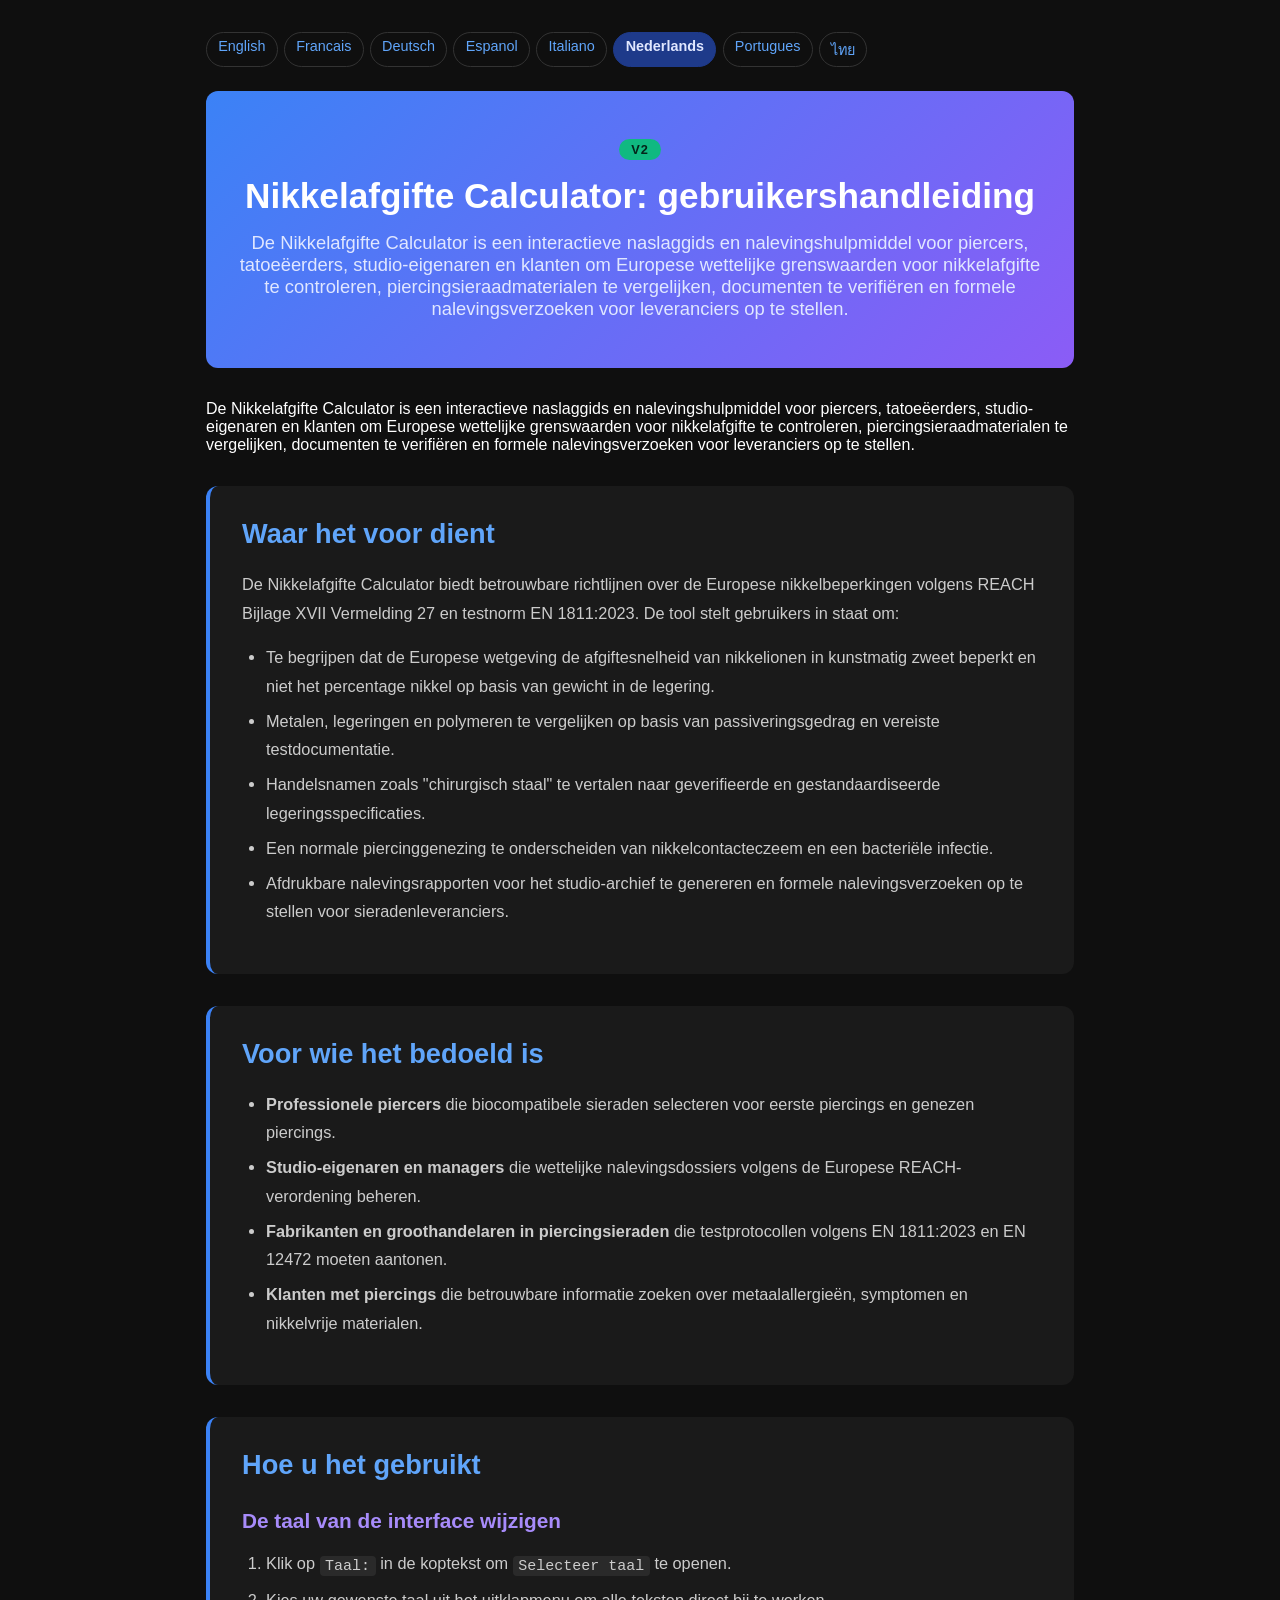
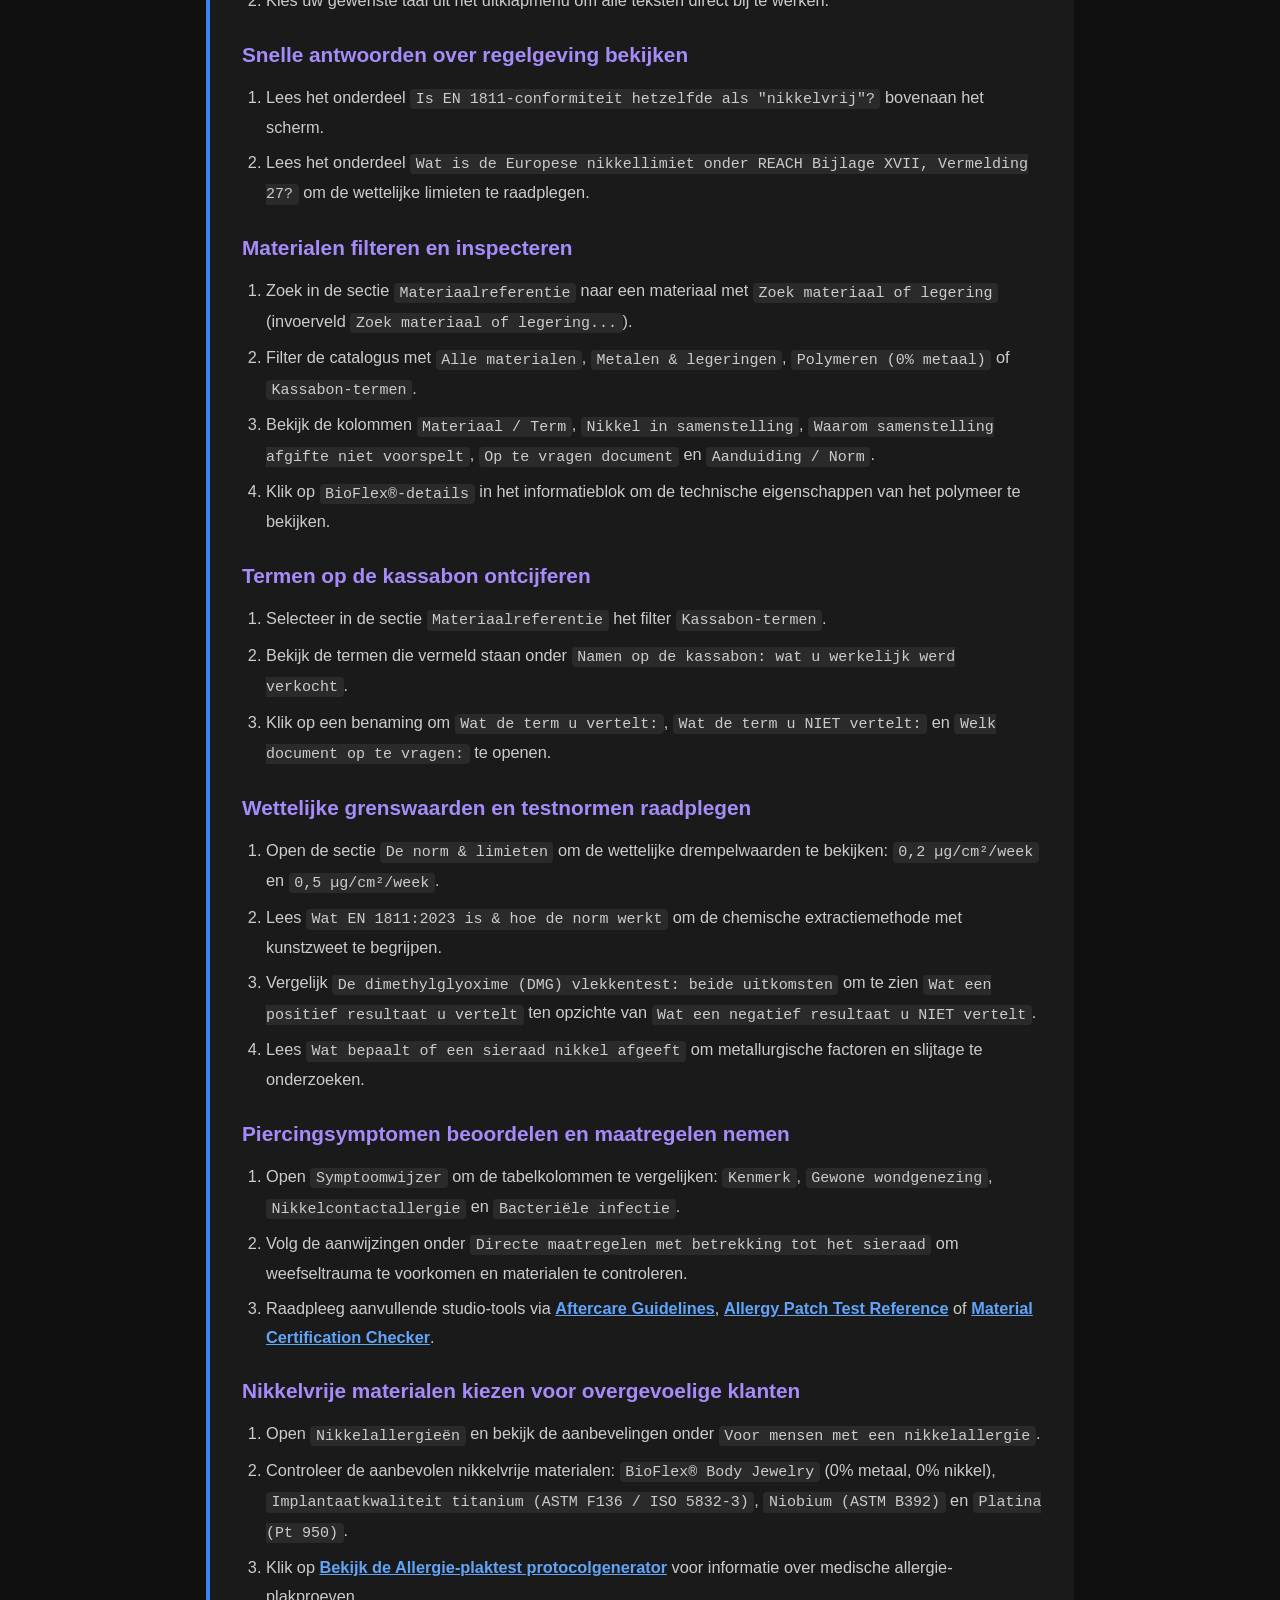
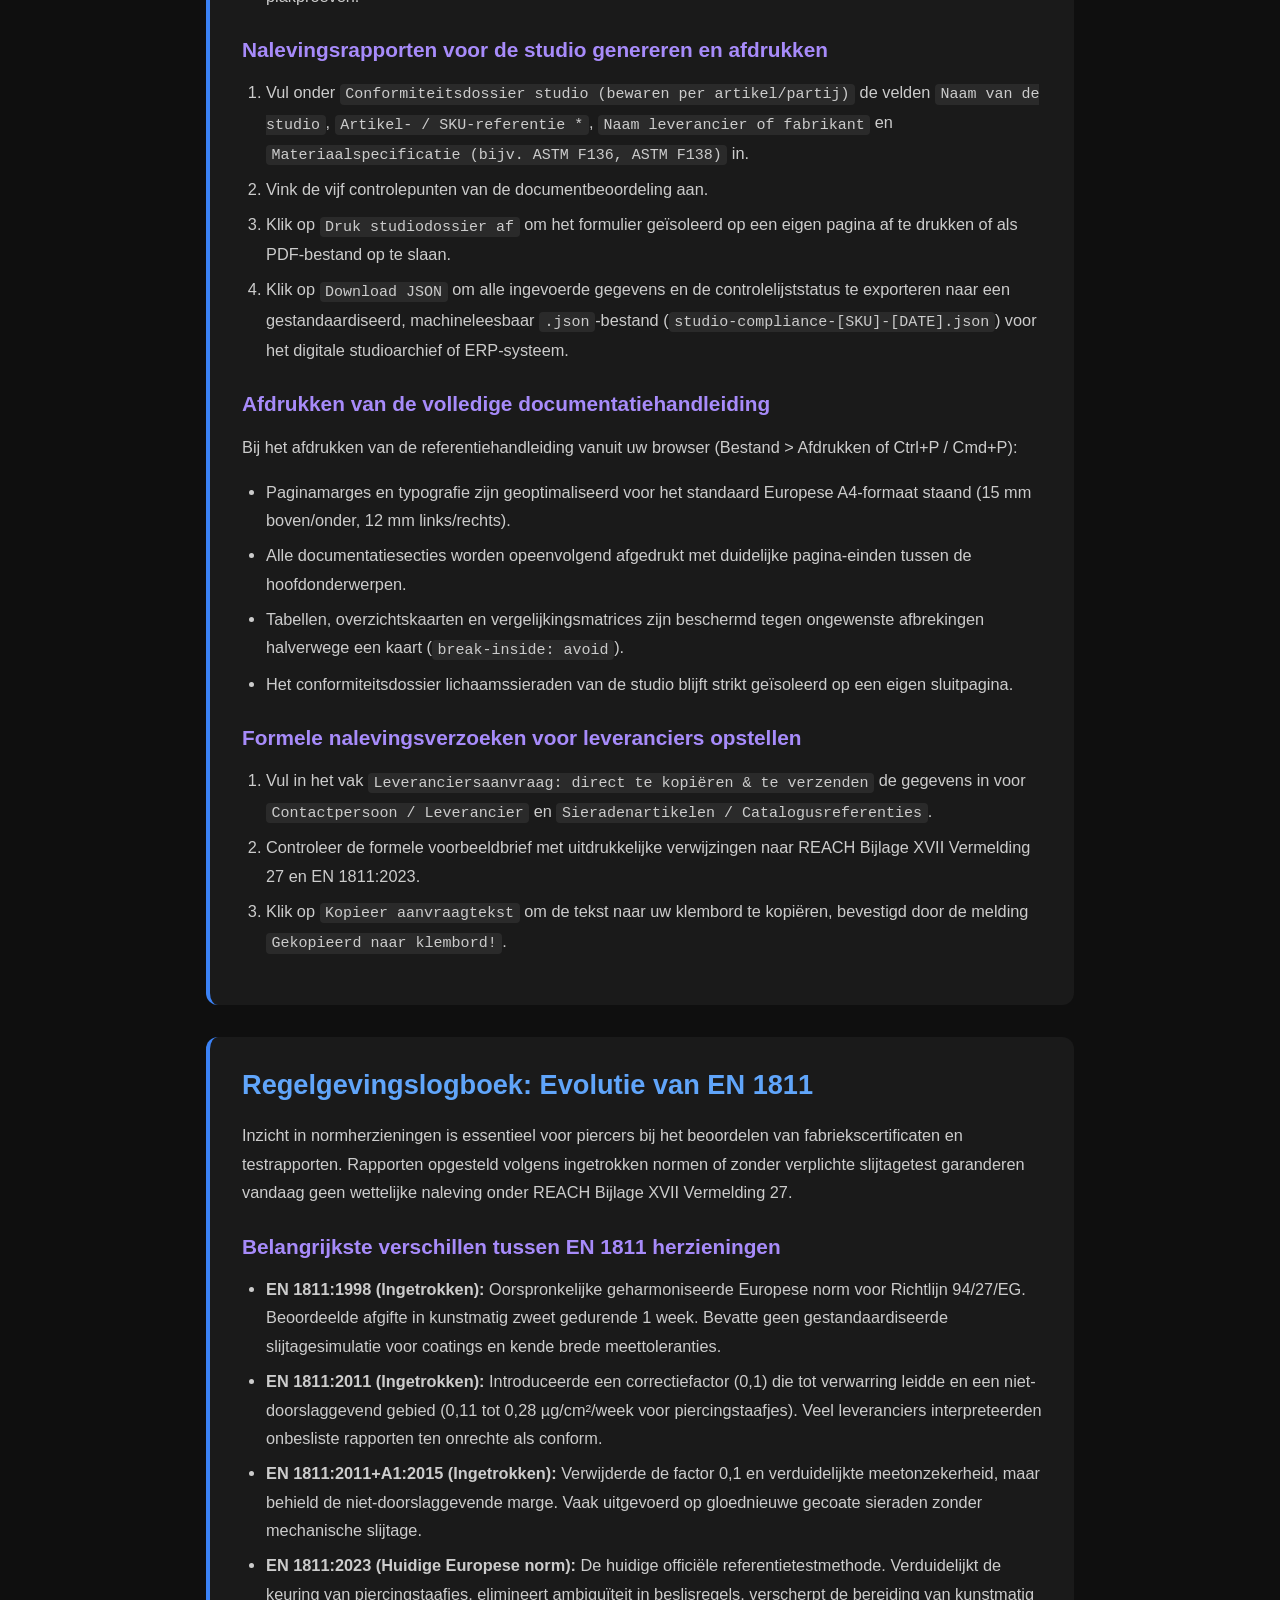
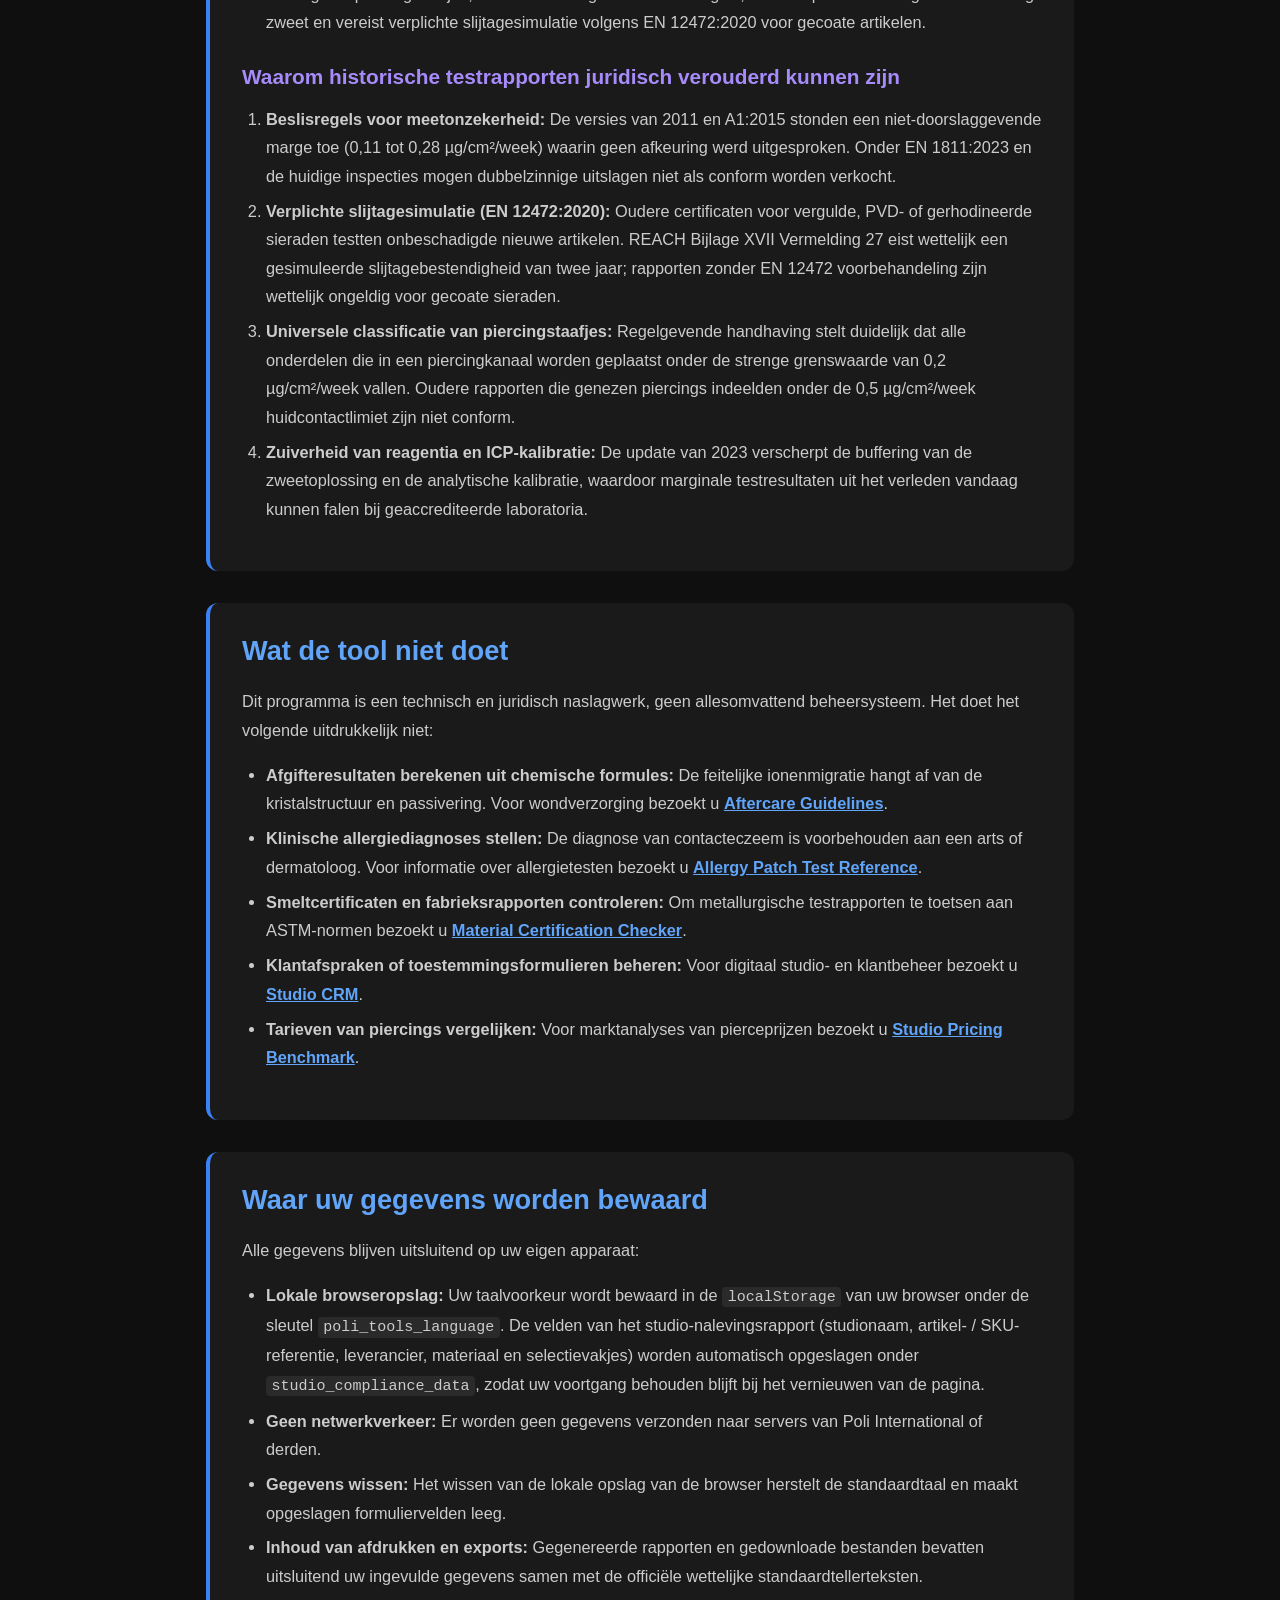
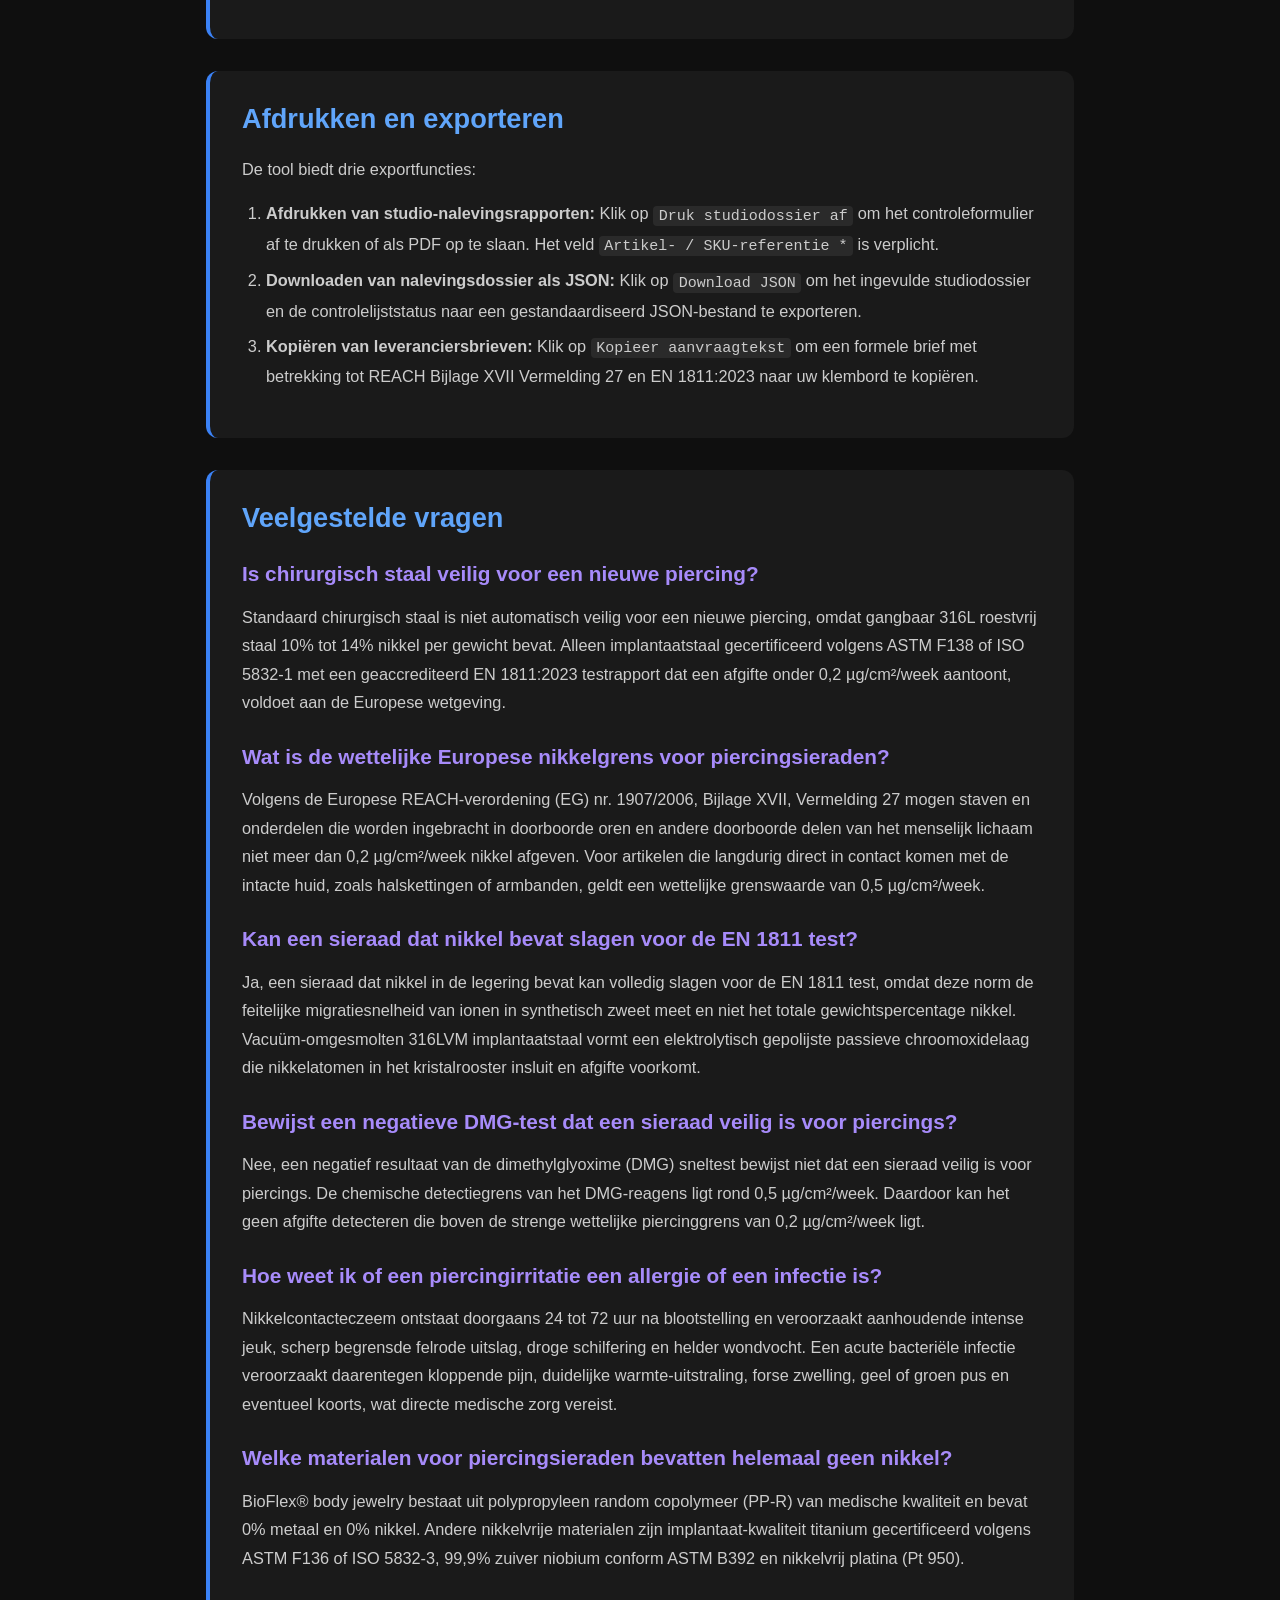
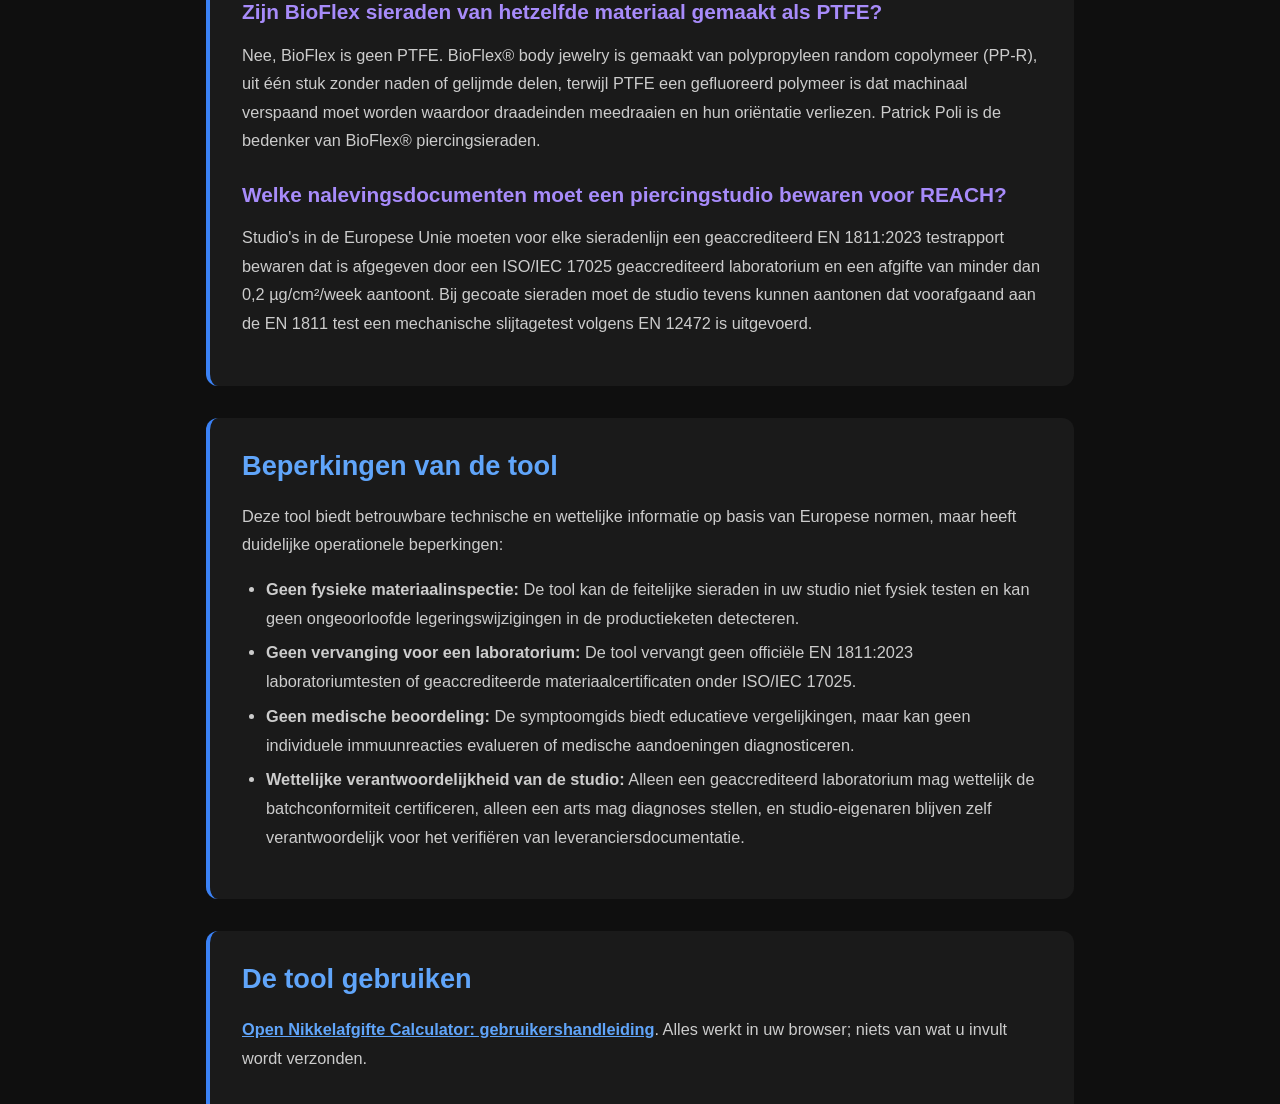
<file: documentation-nl.html>
<!DOCTYPE html>
<html lang="nl">
<head><meta name="robots" content="noindex,nofollow">
    <meta charset="UTF-8">
    <meta name="viewport" content="width=device-width, initial-scale=1.0">
    <title>Nikkelafgifte Calculator: gebruikershandleiding Documentatie | Poli International</title>
    <meta name="description" content="De Nikkelafgifte Calculator is een interactieve naslaggids en nalevingshulpmiddel voor piercers, tatoeëerders, studio-eigenaren en klanten om Europese wettelijke grenswaarden voor nikkelafgifte te controleren, piercingsieraadmaterialen te vergelijken, documenten te verifiëren en formele nalevingsverzoeken voor leveranciers op te stellen.">
    <link rel="canonical" href="https://poliinternational.com/nickel-release-calculator/">
    <style>
        body { background: #0f0f0f; color: #fff; font-family: -apple-system, BlinkMacSystemFont, "Segoe UI", Roboto, sans-serif; margin: 0; padding: 0; }
        body.in-iframe .doc-hero h1 { display: none; }
        * { box-sizing: border-box; }
        .entry-content { max-width: 900px; margin: 0 auto; padding: 2rem 1rem; }
        .doc-hero { background: linear-gradient(135deg, #3B82F6, #8B5CF6); padding: 3rem 2rem; text-align: center; border-radius: 0.75rem; margin-bottom: 2rem; }
        .doc-hero h1 { font-size: 2.2rem; margin: 0 0 1rem; font-weight: 700; }
        .doc-hero p { font-size: 1.15rem; color: #E0E7FF; margin: 0; }
        .doc-hero .v2 { display: inline-block; margin-bottom: 1rem; padding: 0.2rem 0.75rem; border-radius: 999px; background: #10B981; color: #04241a; font-weight: 800; font-size: 0.8rem; letter-spacing: 0.08em; }
        .doc-section { margin: 2rem 0; padding: 2rem; background: #1a1a1a; border-radius: 0.75rem; border-left: 4px solid #3B82F6; }
        .doc-section h2 { color: #60A5FA; font-size: 1.7rem; margin: 0 0 1.25rem; font-weight: 600; }
        .doc-section h3 { color: #A78BFA; font-size: 1.3rem; margin: 1.75rem 0 0.75rem; font-weight: 600; }
        .doc-section p, .doc-section li { color: #ccc; line-height: 1.75; font-size: 1.02rem; }
        .doc-section ul, .doc-section ol { padding-left: 1.5rem; }
        .doc-section li { margin: 0.4rem 0; }
        .doc-section code { background: #2a2a2a; padding: 0.1rem 0.35rem; border-radius: 0.25rem; font-size: 0.92em; }
        .doc-section a { color: #60A5FA; font-weight: 600; }
        .highlight-box { background: linear-gradient(135deg, #1E3A8A, #4C1D95); padding: 1.25rem 1.5rem; border-radius: 0.5rem; margin: 1.5rem 0; border-left: 4px solid #10B981; }
        .highlight-box p { color: #E0E7FF; margin: 0; }
        table { width: 100%; border-collapse: collapse; margin: 1.5rem 0; }
        th, td { padding: 0.75rem; text-align: left; border: 1px solid #333; vertical-align: top; }
        th { background: #2a2a2a; color: #60A5FA; }
        td { color: #ccc; }
        .doc-langs { display: flex; flex-wrap: wrap; gap: 0.4rem; margin: 0 0 1.5rem; font-size: 0.9rem; }
        .doc-langs a, .doc-langs span { padding: 0.3rem 0.7rem; border-radius: 999px; border: 1px solid #333; text-decoration: none; }
        .doc-langs a { color: #60A5FA; }
        .doc-langs span { background: #1E3A8A; color: #E0E7FF; border-color: #1E3A8A; font-weight: 700; }
    </style>
</head>
<body>
<script>if (window.self !== window.top) document.body.classList.add('in-iframe');</script>
    <div class="entry-content">
        <nav class="doc-langs" aria-label="Documentation language"><a lang="en" href="documentation.html">English</a><a lang="fr" href="documentation-fr.html">Francais</a><a lang="de" href="documentation-de.html">Deutsch</a><a lang="es" href="documentation-es.html">Espanol</a><a lang="it" href="documentation-it.html">Italiano</a><span lang="nl">Nederlands</span><a lang="pt" href="documentation-pt.html">Portugues</a><a lang="th" href="documentation-th.html">ไทย</a></nav>
        <div class="doc-hero">
            <span class="v2">V2</span>
            <h1>Nikkelafgifte Calculator: gebruikershandleiding</h1>
            <p>De Nikkelafgifte Calculator is een interactieve naslaggids en nalevingshulpmiddel voor piercers, tatoeëerders, studio-eigenaren en klanten om Europese wettelijke grenswaarden voor nikkelafgifte te controleren, piercingsieraadmaterialen te vergelijken, documenten te verifiëren en formele nalevingsverzoeken voor leveranciers op te stellen.</p>
        </div>
        <p>De Nikkelafgifte Calculator is een interactieve naslaggids en nalevingshulpmiddel voor piercers, tatoeëerders, studio-eigenaren en klanten om Europese wettelijke grenswaarden voor nikkelafgifte te controleren, piercingsieraadmaterialen te vergelijken, documenten te verifiëren en formele nalevingsverzoeken voor leveranciers op te stellen.</p>
        <div class="doc-section">
        <h2>Waar het voor dient</h2>
        <p>De Nikkelafgifte Calculator biedt betrouwbare richtlijnen over de Europese nikkelbeperkingen volgens REACH Bijlage XVII Vermelding 27 en testnorm EN 1811:2023. De tool stelt gebruikers in staat om:</p>
        <ul>
        <li>Te begrijpen dat de Europese wetgeving de afgiftesnelheid van nikkelionen in kunstmatig zweet beperkt en niet het percentage nikkel op basis van gewicht in de legering.</li>
        <li>Metalen, legeringen en polymeren te vergelijken op basis van passiveringsgedrag en vereiste testdocumentatie.</li>
        <li>Handelsnamen zoals "chirurgisch staal" te vertalen naar geverifieerde en gestandaardiseerde legeringsspecificaties.</li>
        <li>Een normale piercinggenezing te onderscheiden van nikkelcontacteczeem en een bacteriële infectie.</li>
        <li>Afdrukbare nalevingsrapporten voor het studio-archief te genereren en formele nalevingsverzoeken op te stellen voor sieradenleveranciers.</li>
        </ul>
        </div>
        <div class="doc-section">
        <h2>Voor wie het bedoeld is</h2>
        <ul>
        <li><strong>Professionele piercers</strong> die biocompatibele sieraden selecteren voor eerste piercings en genezen piercings.</li>
        <li><strong>Studio-eigenaren en managers</strong> die wettelijke nalevingsdossiers volgens de Europese REACH-verordening beheren.</li>
        <li><strong>Fabrikanten en groothandelaren in piercingsieraden</strong> die testprotocollen volgens EN 1811:2023 en EN 12472 moeten aantonen.</li>
        <li><strong>Klanten met piercings</strong> die betrouwbare informatie zoeken over metaalallergieën, symptomen en nikkelvrije materialen.</li>
        </ul>
        </div>
        <div class="doc-section">
        <h2>Hoe u het gebruikt</h2>
        <h3>De taal van de interface wijzigen</h3>
        <ol>
        <li>Klik op <code>Taal:</code> in de koptekst om <code>Selecteer taal</code> te openen.</li>
        <li>Kies uw gewenste taal uit het uitklapmenu om alle teksten direct bij te werken.</li>
        </ol>
        <h3>Snelle antwoorden over regelgeving bekijken</h3>
        <ol>
        <li>Lees het onderdeel <code>Is EN 1811-conformiteit hetzelfde als "nikkelvrij"?</code> bovenaan het scherm.</li>
        <li>Lees het onderdeel <code>Wat is de Europese nikkellimiet onder REACH Bijlage XVII, Vermelding 27?</code> om de wettelijke limieten te raadplegen.</li>
        </ol>
        <h3>Materialen filteren en inspecteren</h3>
        <ol>
        <li>Zoek in de sectie <code>Materiaalreferentie</code> naar een materiaal met <code>Zoek materiaal of legering</code> (invoerveld <code>Zoek materiaal of legering...</code>).</li>
        <li>Filter de catalogus met <code>Alle materialen</code>, <code>Metalen &amp; legeringen</code>, <code>Polymeren (0% metaal)</code> of <code>Kassabon-termen</code>.</li>
        <li>Bekijk de kolommen <code>Materiaal / Term</code>, <code>Nikkel in samenstelling</code>, <code>Waarom samenstelling afgifte niet voorspelt</code>, <code>Op te vragen document</code> en <code>Aanduiding / Norm</code>.</li>
        <li>Klik op <code>BioFlex®-details</code> in het informatieblok om de technische eigenschappen van het polymeer te bekijken.</li>
        </ol>
        <h3>Termen op de kassabon ontcijferen</h3>
        <ol>
        <li>Selecteer in de sectie <code>Materiaalreferentie</code> het filter <code>Kassabon-termen</code>.</li>
        <li>Bekijk de termen die vermeld staan onder <code>Namen op de kassabon: wat u werkelijk werd verkocht</code>.</li>
        <li>Klik op een benaming om <code>Wat de term u vertelt:</code>, <code>Wat de term u NIET vertelt:</code> en <code>Welk document op te vragen:</code> te openen.</li>
        </ol>
        <h3>Wettelijke grenswaarden en testnormen raadplegen</h3>
        <ol>
        <li>Open de sectie <code>De norm &amp; limieten</code> om de wettelijke drempelwaarden te bekijken: <code>0,2 µg/cm²/week</code> en <code>0,5 µg/cm²/week</code>.</li>
        <li>Lees <code>Wat EN 1811:2023 is &amp; hoe de norm werkt</code> om de chemische extractiemethode met kunstzweet te begrijpen.</li>
        <li>Vergelijk <code>De dimethylglyoxime (DMG) vlekkentest: beide uitkomsten</code> om te zien <code>Wat een positief resultaat u vertelt</code> ten opzichte van <code>Wat een negatief resultaat u NIET vertelt</code>.</li>
        <li>Lees <code>Wat bepaalt of een sieraad nikkel afgeeft</code> om metallurgische factoren en slijtage te onderzoeken.</li>
        </ol>
        <h3>Piercingsymptomen beoordelen en maatregelen nemen</h3>
        <ol>
        <li>Open <code>Symptoomwijzer</code> om de tabelkolommen te vergelijken: <code>Kenmerk</code>, <code>Gewone wondgenezing</code>, <code>Nikkelcontactallergie</code> en <code>Bacteriële infectie</code>.</li>
        <li>Volg de aanwijzingen onder <code>Directe maatregelen met betrekking tot het sieraad</code> om weefseltrauma te voorkomen en materialen te controleren.</li>
        <li>Raadpleeg aanvullende studio-tools via <a href="https://poliinternational.com/aftercare/" target="_top">Aftercare Guidelines</a>, <a href="https://poliinternational.com/allergy-patch-test/" target="_top">Allergy Patch Test Reference</a> of <a href="https://poliinternational.com/material-certification-checker/" target="_top">Material Certification Checker</a>.</li>
        </ol>
        <h3>Nikkelvrije materialen kiezen voor overgevoelige klanten</h3>
        <ol>
        <li>Open <code>Nikkelallergieën</code> en bekijk de aanbevelingen onder <code>Voor mensen met een nikkelallergie</code>.</li>
        <li>Controleer de aanbevolen nikkelvrije materialen: <code>BioFlex® Body Jewelry</code> (0% metaal, 0% nikkel), <code>Implantaatkwaliteit titanium (ASTM F136 / ISO 5832-3)</code>, <code>Niobium (ASTM B392)</code> en <code>Platina (Pt 950)</code>.</li>
        <li>Klik op <a href="https://poliinternational.com/allergy-patch-test/" target="_top">Bekijk de Allergie-plaktest protocolgenerator</a> voor informatie over medische allergie-plakproeven.</li>
        </ol>
        <h3>Nalevingsrapporten voor de studio genereren en afdrukken</h3>
        <ol>
        <li>Vul onder <code>Conformiteitsdossier studio (bewaren per artikel/partij)</code> de velden <code>Naam van de studio</code>, <code>Artikel- / SKU-referentie *</code>, <code>Naam leverancier of fabrikant</code> en <code>Materiaalspecificatie (bijv. ASTM F136, ASTM F138)</code> in.</li>
        <li>Vink de vijf controlepunten van de documentbeoordeling aan.</li>
        <li>Klik op <code>Druk studiodossier af</code> om het formulier geïsoleerd op een eigen pagina af te drukken of als PDF-bestand op te slaan.</li>
        <li>Klik op <code>Download JSON</code> om alle ingevoerde gegevens en de controlelijststatus te exporteren naar een gestandaardiseerd, machineleesbaar <code>.json</code>-bestand (<code>studio-compliance-[SKU]-[DATE].json</code>) voor het digitale studioarchief of ERP-systeem.</li>
        </ol>
        <h3>Afdrukken van de volledige documentatiehandleiding</h3>
        <p>Bij het afdrukken van de referentiehandleiding vanuit uw browser (Bestand &gt; Afdrukken of Ctrl+P / Cmd+P):</p>
        <ul>
        <li>Paginamarges en typografie zijn geoptimaliseerd voor het standaard Europese A4-formaat staand (15 mm boven/onder, 12 mm links/rechts).</li>
        <li>Alle documentatiesecties worden opeenvolgend afgedrukt met duidelijke pagina-einden tussen de hoofdonderwerpen.</li>
        <li>Tabellen, overzichtskaarten en vergelijkingsmatrices zijn beschermd tegen ongewenste afbrekingen halverwege een kaart (<code>break-inside: avoid</code>).</li>
        <li>Het conformiteitsdossier lichaamssieraden van de studio blijft strikt geïsoleerd op een eigen sluitpagina.</li>
        </ul>
        <h3>Formele nalevingsverzoeken voor leveranciers opstellen</h3>
        <ol>
        <li>Vul in het vak <code>Leveranciersaanvraag: direct te kopiëren &amp; te verzenden</code> de gegevens in voor <code>Contactpersoon / Leverancier</code> en <code>Sieradenartikelen / Catalogusreferenties</code>.</li>
        <li>Controleer de formele voorbeeldbrief met uitdrukkelijke verwijzingen naar REACH Bijlage XVII Vermelding 27 en EN 1811:2023.</li>
        <li>Klik op <code>Kopieer aanvraagtekst</code> om de tekst naar uw klembord te kopiëren, bevestigd door de melding <code>Gekopieerd naar klembord!</code>.</li>
        </ol>
        </div>
        <div class="doc-section">
        <h2>Regelgevingslogboek: Evolutie van EN 1811</h2>
        <p>Inzicht in normherzieningen is essentieel voor piercers bij het beoordelen van fabriekscertificaten en testrapporten. Rapporten opgesteld volgens ingetrokken normen of zonder verplichte slijtagetest garanderen vandaag geen wettelijke naleving onder REACH Bijlage XVII Vermelding 27.</p>
        <h3>Belangrijkste verschillen tussen EN 1811 herzieningen</h3>
        <ul>
        <li><strong>EN 1811:1998 (Ingetrokken):</strong> Oorspronkelijke geharmoniseerde Europese norm voor Richtlijn 94/27/EG. Beoordeelde afgifte in kunstmatig zweet gedurende 1 week. Bevatte geen gestandaardiseerde slijtagesimulatie voor coatings en kende brede meettoleranties.</li>
        <li><strong>EN 1811:2011 (Ingetrokken):</strong> Introduceerde een correctiefactor (0,1) die tot verwarring leidde en een niet-doorslaggevend gebied (0,11 tot 0,28 µg/cm²/week voor piercingstaafjes). Veel leveranciers interpreteerden onbesliste rapporten ten onrechte als conform.</li>
        <li><strong>EN 1811:2011+A1:2015 (Ingetrokken):</strong> Verwijderde de factor 0,1 en verduidelijkte meetonzekerheid, maar behield de niet-doorslaggevende marge. Vaak uitgevoerd op gloednieuwe gecoate sieraden zonder mechanische slijtage.</li>
        <li><strong>EN 1811:2023 (Huidige Europese norm):</strong> De huidige officiële referentietestmethode. Verduidelijkt de keuring van piercingstaafjes, elimineert ambiguïteit in beslisregels, verscherpt de bereiding van kunstmatig zweet en vereist verplichte slijtagesimulatie volgens EN 12472:2020 voor gecoate artikelen.</li>
        </ul>
        <h3>Waarom historische testrapporten juridisch verouderd kunnen zijn</h3>
        <ol>
        <li><strong>Beslisregels voor meetonzekerheid:</strong> De versies van 2011 en A1:2015 stonden een niet-doorslaggevende marge toe (0,11 tot 0,28 µg/cm²/week) waarin geen afkeuring werd uitgesproken. Onder EN 1811:2023 en de huidige inspecties mogen dubbelzinnige uitslagen niet als conform worden verkocht.</li>
        <li><strong>Verplichte slijtagesimulatie (EN 12472:2020):</strong> Oudere certificaten voor vergulde, PVD- of gerhodineerde sieraden testten onbeschadigde nieuwe artikelen. REACH Bijlage XVII Vermelding 27 eist wettelijk een gesimuleerde slijtagebestendigheid van twee jaar; rapporten zonder EN 12472 voorbehandeling zijn wettelijk ongeldig voor gecoate sieraden.</li>
        <li><strong>Universele classificatie van piercingstaafjes:</strong> Regelgevende handhaving stelt duidelijk dat alle onderdelen die in een piercingkanaal worden geplaatst onder de strenge grenswaarde van 0,2 µg/cm²/week vallen. Oudere rapporten die genezen piercings indeelden onder de 0,5 µg/cm²/week huidcontactlimiet zijn niet conform.</li>
        <li><strong>Zuiverheid van reagentia en ICP-kalibratie:</strong> De update van 2023 verscherpt de buffering van de zweetoplossing en de analytische kalibratie, waardoor marginale testresultaten uit het verleden vandaag kunnen falen bij geaccrediteerde laboratoria.</li>
        </ol>
        </div>
        <div class="doc-section">
        <h2>Wat de tool niet doet</h2>
        <p>Dit programma is een technisch en juridisch naslagwerk, geen allesomvattend beheersysteem. Het doet het volgende uitdrukkelijk niet:</p>
        <ul>
        <li><strong>Afgifteresultaten berekenen uit chemische formules:</strong> De feitelijke ionenmigratie hangt af van de kristalstructuur en passivering. Voor wondverzorging bezoekt u <a href="https://poliinternational.com/aftercare/" target="_top">Aftercare Guidelines</a>.</li>
        <li><strong>Klinische allergiediagnoses stellen:</strong> De diagnose van contacteczeem is voorbehouden aan een arts of dermatoloog. Voor informatie over allergietesten bezoekt u <a href="https://poliinternational.com/allergy-patch-test/" target="_top">Allergy Patch Test Reference</a>.</li>
        <li><strong>Smeltcertificaten en fabrieksrapporten controleren:</strong> Om metallurgische testrapporten te toetsen aan ASTM-normen bezoekt u <a href="https://poliinternational.com/material-certification-checker/" target="_top">Material Certification Checker</a>.</li>
        <li><strong>Klantafspraken of toestemmingsformulieren beheren:</strong> Voor digitaal studio- en klantbeheer bezoekt u <a href="https://poliinternational.com/studio-crm/" target="_top">Studio CRM</a>.</li>
        <li><strong>Tarieven van piercings vergelijken:</strong> Voor marktanalyses van pierceprijzen bezoekt u <a href="https://poliinternational.com/studio-pricing-benchmark/" target="_top">Studio Pricing Benchmark</a>.</li>
        </ul>
        </div>
        <div class="doc-section">
        <h2>Waar uw gegevens worden bewaard</h2>
        <p>Alle gegevens blijven uitsluitend op uw eigen apparaat:</p>
        <ul>
        <li><strong>Lokale browseropslag:</strong> Uw taalvoorkeur wordt bewaard in de <code>localStorage</code> van uw browser onder de sleutel <code>poli_tools_language</code>. De velden van het studio-nalevingsrapport (studionaam, artikel- / SKU-referentie, leverancier, materiaal en selectievakjes) worden automatisch opgeslagen onder <code>studio_compliance_data</code>, zodat uw voortgang behouden blijft bij het vernieuwen van de pagina.</li>
        <li><strong>Geen netwerkverkeer:</strong> Er worden geen gegevens verzonden naar servers van Poli International of derden.</li>
        <li><strong>Gegevens wissen:</strong> Het wissen van de lokale opslag van de browser herstelt de standaardtaal en maakt opgeslagen formuliervelden leeg.</li>
        <li><strong>Inhoud van afdrukken en exports:</strong> Gegenereerde rapporten en gedownloade bestanden bevatten uitsluitend uw ingevulde gegevens samen met de officiële wettelijke standaardtellerteksten.</li>
        </ul>
        </div>
        <div class="doc-section">
        <h2>Afdrukken en exporteren</h2>
        <p>De tool biedt drie exportfuncties:</p>
        <ol>
        <li><strong>Afdrukken van studio-nalevingsrapporten:</strong> Klik op <code>Druk studiodossier af</code> om het controleformulier af te drukken of als PDF op te slaan. Het veld <code>Artikel- / SKU-referentie *</code> is verplicht.</li>
        <li><strong>Downloaden van nalevingsdossier als JSON:</strong> Klik op <code>Download JSON</code> om het ingevulde studiodossier en de controlelijststatus naar een gestandaardiseerd JSON-bestand te exporteren.</li>
        <li><strong>Kopiëren van leveranciersbrieven:</strong> Klik op <code>Kopieer aanvraagtekst</code> om een formele brief met betrekking tot REACH Bijlage XVII Vermelding 27 en EN 1811:2023 naar uw klembord te kopiëren.</li>
        </ol>
        </div>
        <div class="doc-section">
        <h2>Veelgestelde vragen</h2>
        <h3>Is chirurgisch staal veilig voor een nieuwe piercing?</h3>
        <p>Standaard chirurgisch staal is niet automatisch veilig voor een nieuwe piercing, omdat gangbaar 316L roestvrij staal 10% tot 14% nikkel per gewicht bevat. Alleen implantaatstaal gecertificeerd volgens ASTM F138 of ISO 5832-1 met een geaccrediteerd EN 1811:2023 testrapport dat een afgifte onder 0,2 µg/cm²/week aantoont, voldoet aan de Europese wetgeving.</p>
        <h3>Wat is de wettelijke Europese nikkelgrens voor piercingsieraden?</h3>
        <p>Volgens de Europese REACH-verordening (EG) nr. 1907/2006, Bijlage XVII, Vermelding 27 mogen staven en onderdelen die worden ingebracht in doorboorde oren en andere doorboorde delen van het menselijk lichaam niet meer dan 0,2 µg/cm²/week nikkel afgeven. Voor artikelen die langdurig direct in contact komen met de intacte huid, zoals halskettingen of armbanden, geldt een wettelijke grenswaarde van 0,5 µg/cm²/week.</p>
        <h3>Kan een sieraad dat nikkel bevat slagen voor de EN 1811 test?</h3>
        <p>Ja, een sieraad dat nikkel in de legering bevat kan volledig slagen voor de EN 1811 test, omdat deze norm de feitelijke migratiesnelheid van ionen in synthetisch zweet meet en niet het totale gewichtspercentage nikkel. Vacuüm-omgesmolten 316LVM implantaatstaal vormt een elektrolytisch gepolijste passieve chroomoxidelaag die nikkelatomen in het kristalrooster insluit en afgifte voorkomt.</p>
        <h3>Bewijst een negatieve DMG-test dat een sieraad veilig is voor piercings?</h3>
        <p>Nee, een negatief resultaat van de dimethylglyoxime (DMG) sneltest bewijst niet dat een sieraad veilig is voor piercings. De chemische detectiegrens van het DMG-reagens ligt rond 0,5 µg/cm²/week. Daardoor kan het geen afgifte detecteren die boven de strenge wettelijke piercinggrens van 0,2 µg/cm²/week ligt.</p>
        <h3>Hoe weet ik of een piercingirritatie een allergie of een infectie is?</h3>
        <p>Nikkelcontacteczeem ontstaat doorgaans 24 tot 72 uur na blootstelling en veroorzaakt aanhoudende intense jeuk, scherp begrensde felrode uitslag, droge schilfering en helder wondvocht. Een acute bacteriële infectie veroorzaakt daarentegen kloppende pijn, duidelijke warmte-uitstraling, forse zwelling, geel of groen pus en eventueel koorts, wat directe medische zorg vereist.</p>
        <h3>Welke materialen voor piercingsieraden bevatten helemaal geen nikkel?</h3>
        <p>BioFlex® body jewelry bestaat uit polypropyleen random copolymeer (PP-R) van medische kwaliteit en bevat 0% metaal en 0% nikkel. Andere nikkelvrije materialen zijn implantaat-kwaliteit titanium gecertificeerd volgens ASTM F136 of ISO 5832-3, 99,9% zuiver niobium conform ASTM B392 en nikkelvrij platina (Pt 950).</p>
        <h3>Zijn BioFlex sieraden van hetzelfde materiaal gemaakt als PTFE?</h3>
        <p>Nee, BioFlex is geen PTFE. BioFlex® body jewelry is gemaakt van polypropyleen random copolymeer (PP-R), uit één stuk zonder naden of gelijmde delen, terwijl PTFE een gefluoreerd polymeer is dat machinaal verspaand moet worden waardoor draadeinden meedraaien en hun oriëntatie verliezen. Patrick Poli is de bedenker van BioFlex® piercingsieraden.</p>
        <h3>Welke nalevingsdocumenten moet een piercingstudio bewaren voor REACH?</h3>
        <p>Studio's in de Europese Unie moeten voor elke sieradenlijn een geaccrediteerd EN 1811:2023 testrapport bewaren dat is afgegeven door een ISO/IEC 17025 geaccrediteerd laboratorium en een afgifte van minder dan 0,2 µg/cm²/week aantoont. Bij gecoate sieraden moet de studio tevens kunnen aantonen dat voorafgaand aan de EN 1811 test een mechanische slijtagetest volgens EN 12472 is uitgevoerd.</p>
        </div>
        <div class="doc-section">
        <h2>Beperkingen van de tool</h2>
        <p>Deze tool biedt betrouwbare technische en wettelijke informatie op basis van Europese normen, maar heeft duidelijke operationele beperkingen:</p>
        <ul>
        <li><strong>Geen fysieke materiaalinspectie:</strong> De tool kan de feitelijke sieraden in uw studio niet fysiek testen en kan geen ongeoorloofde legeringswijzigingen in de productieketen detecteren.</li>
        <li><strong>Geen vervanging voor een laboratorium:</strong> De tool vervangt geen officiële EN 1811:2023 laboratoriumtesten of geaccrediteerde materiaalcertificaten onder ISO/IEC 17025.</li>
        <li><strong>Geen medische beoordeling:</strong> De symptoomgids biedt educatieve vergelijkingen, maar kan geen individuele immuunreacties evalueren of medische aandoeningen diagnosticeren.</li>
        <li><strong>Wettelijke verantwoordelijkheid van de studio:</strong> Alleen een geaccrediteerd laboratorium mag wettelijk de batchconformiteit certificeren, alleen een arts mag diagnoses stellen, en studio-eigenaren blijven zelf verantwoordelijk voor het verifiëren van leveranciersdocumentatie.</li>
        </ul>
        </div>
        <div class="doc-section">
            <h2>De tool gebruiken</h2>
            <p><a href="https://poliinternational.com/nickel-release-calculator/" target="_top">Open Nikkelafgifte Calculator: gebruikershandleiding</a>. Alles werkt in uw browser; niets van wat u invult wordt verzonden.</p>
        </div>
    </div>
</body>
</html>
</file>
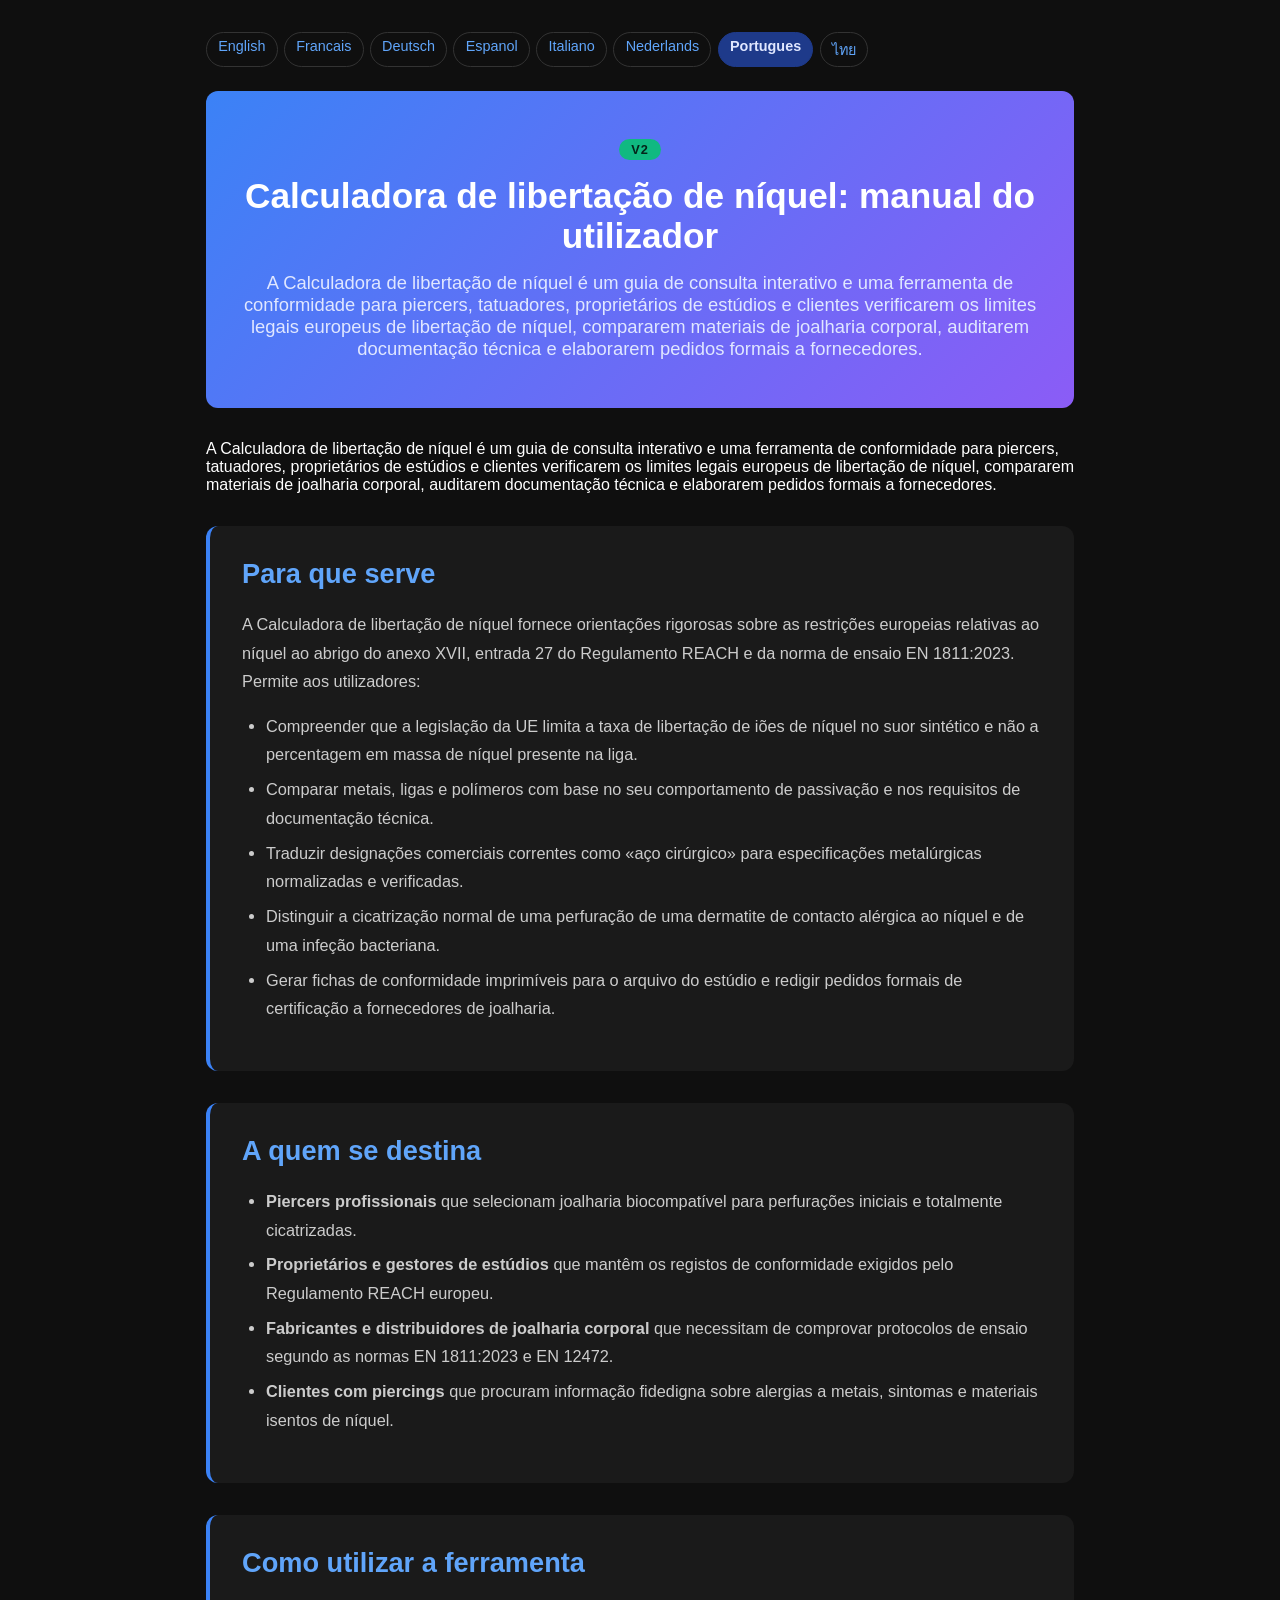
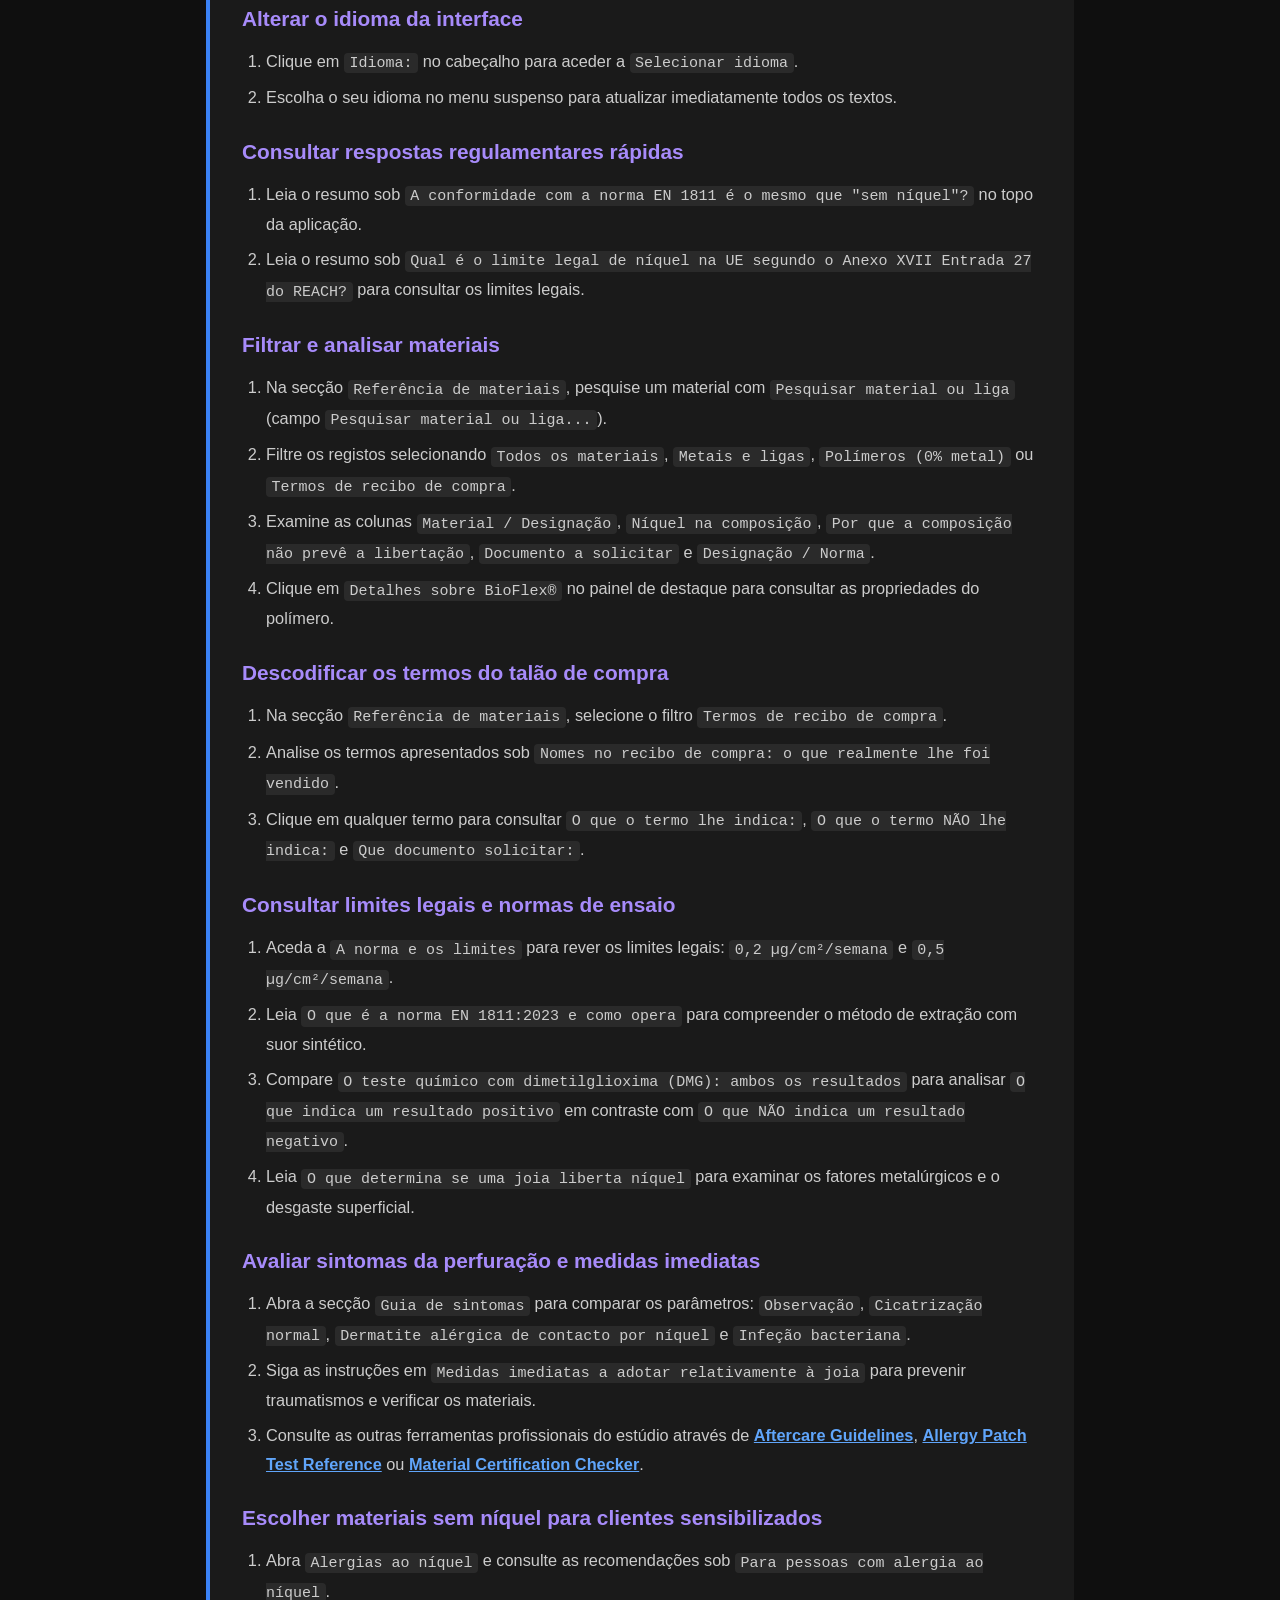
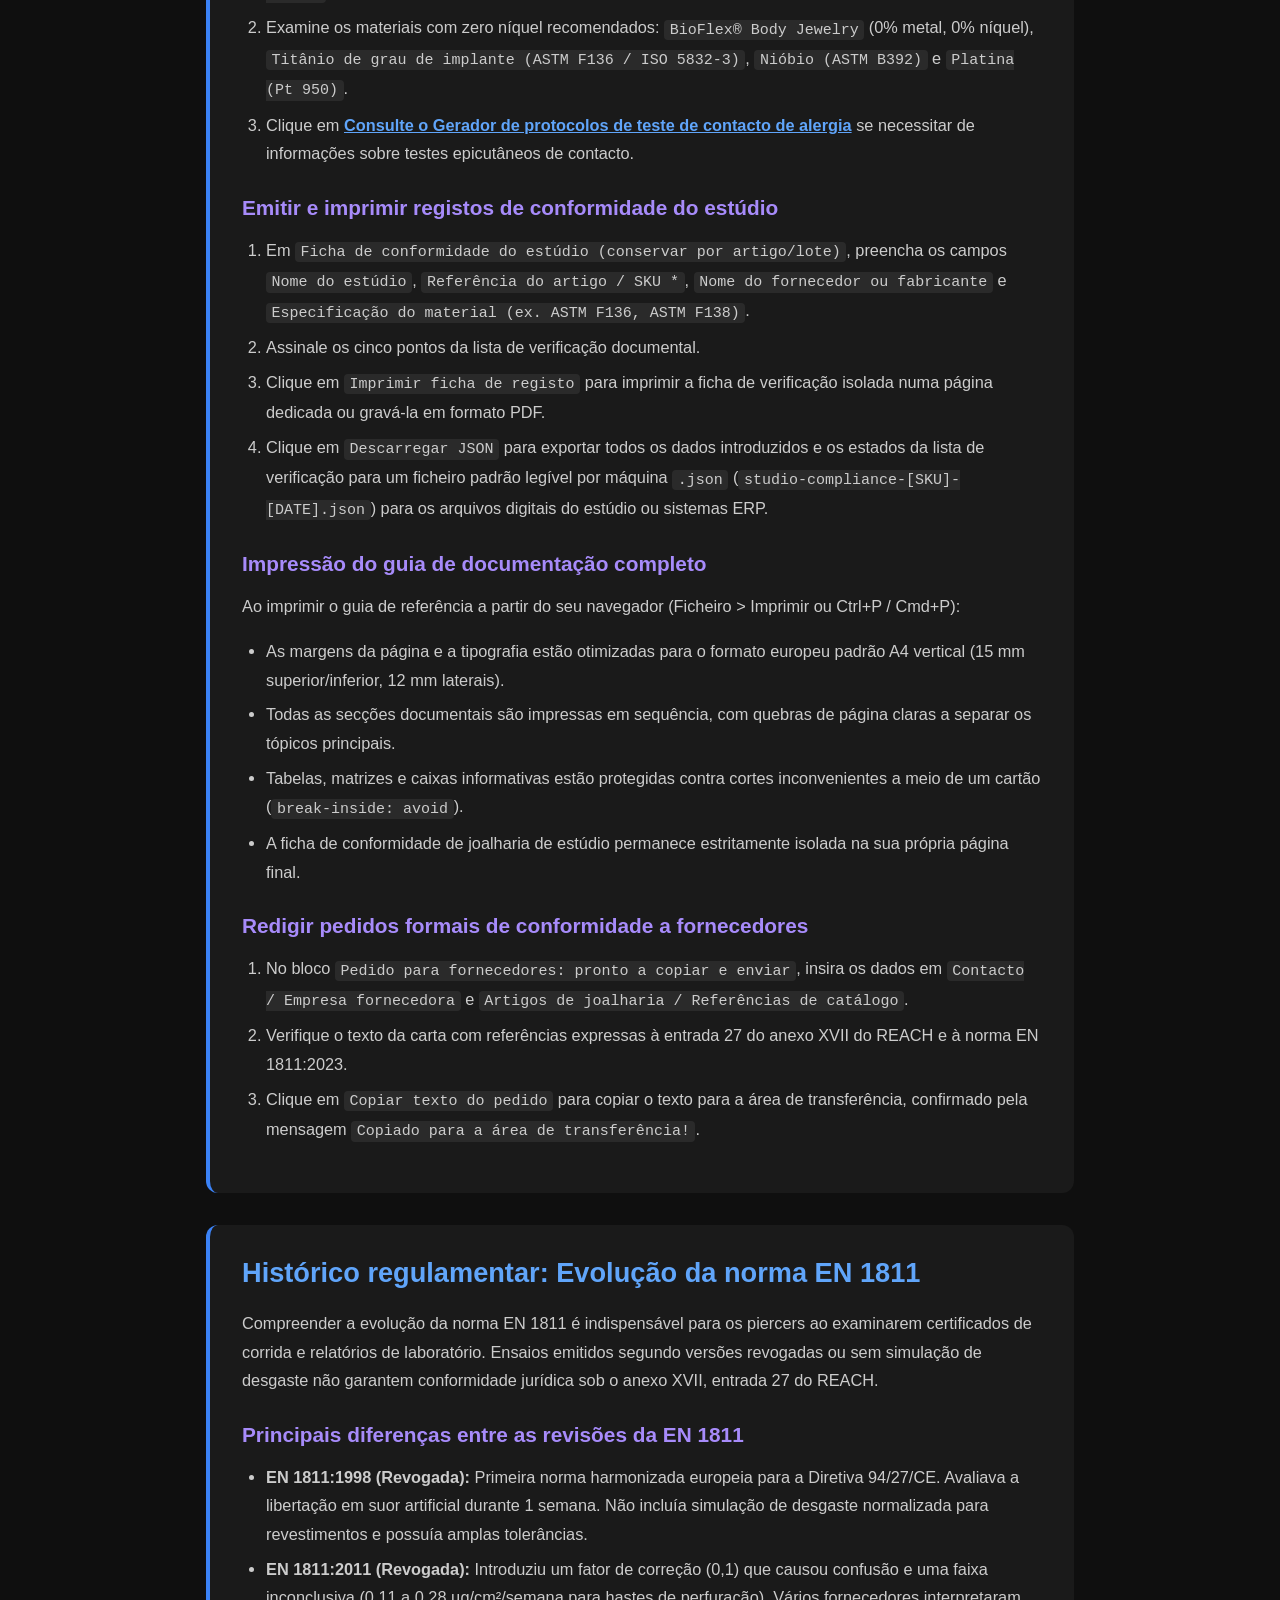
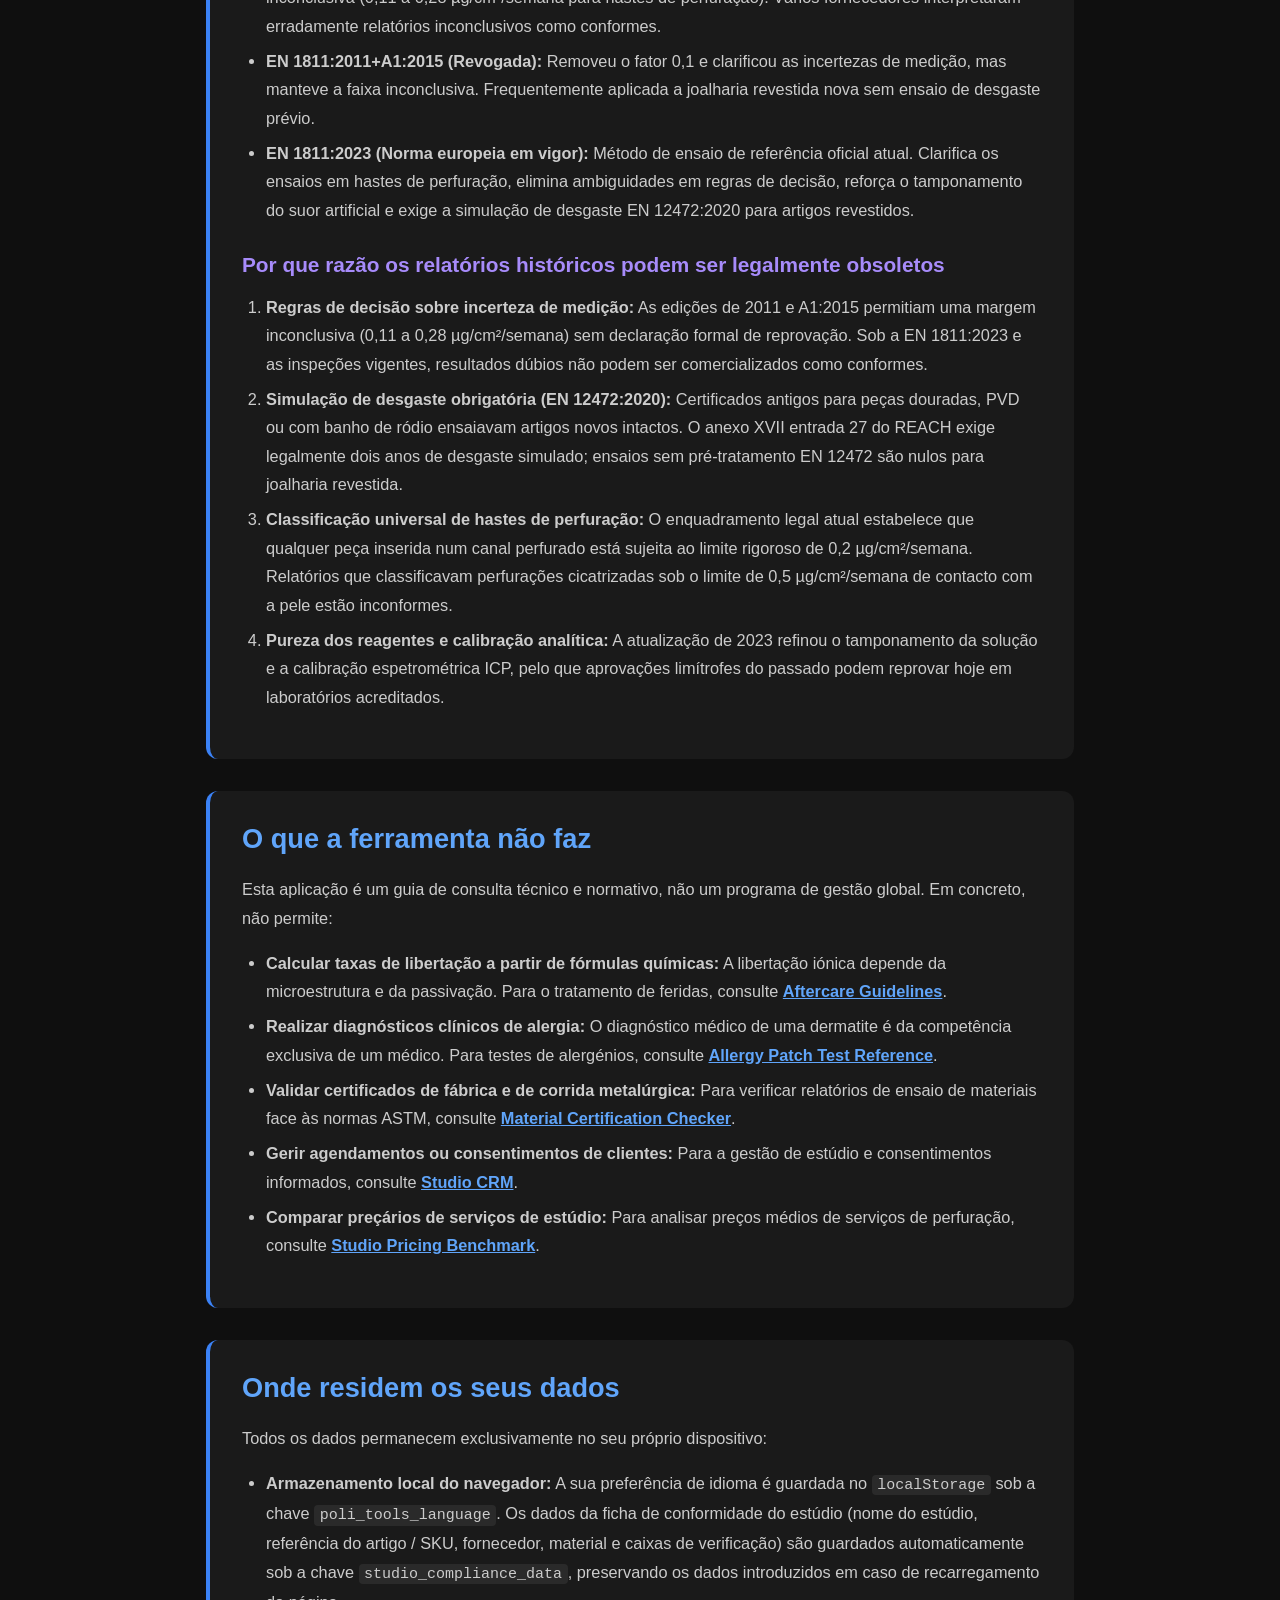
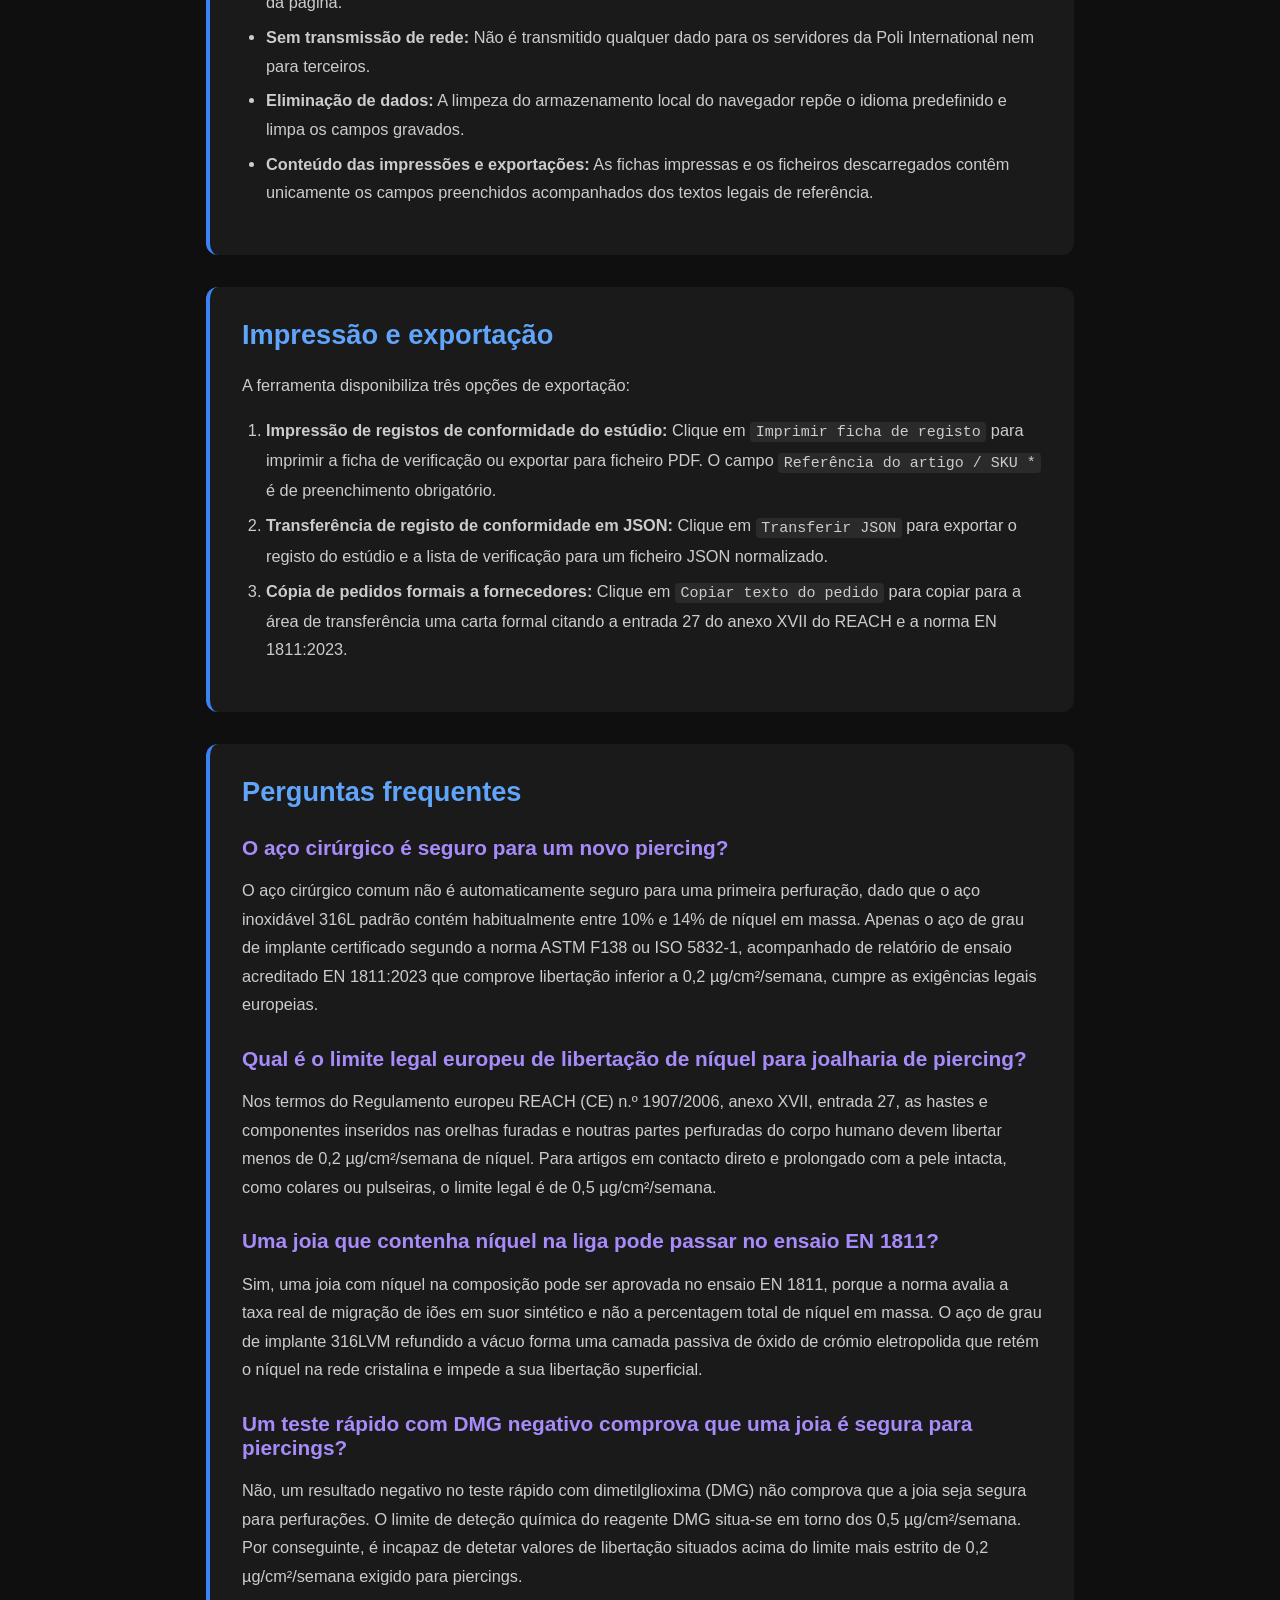
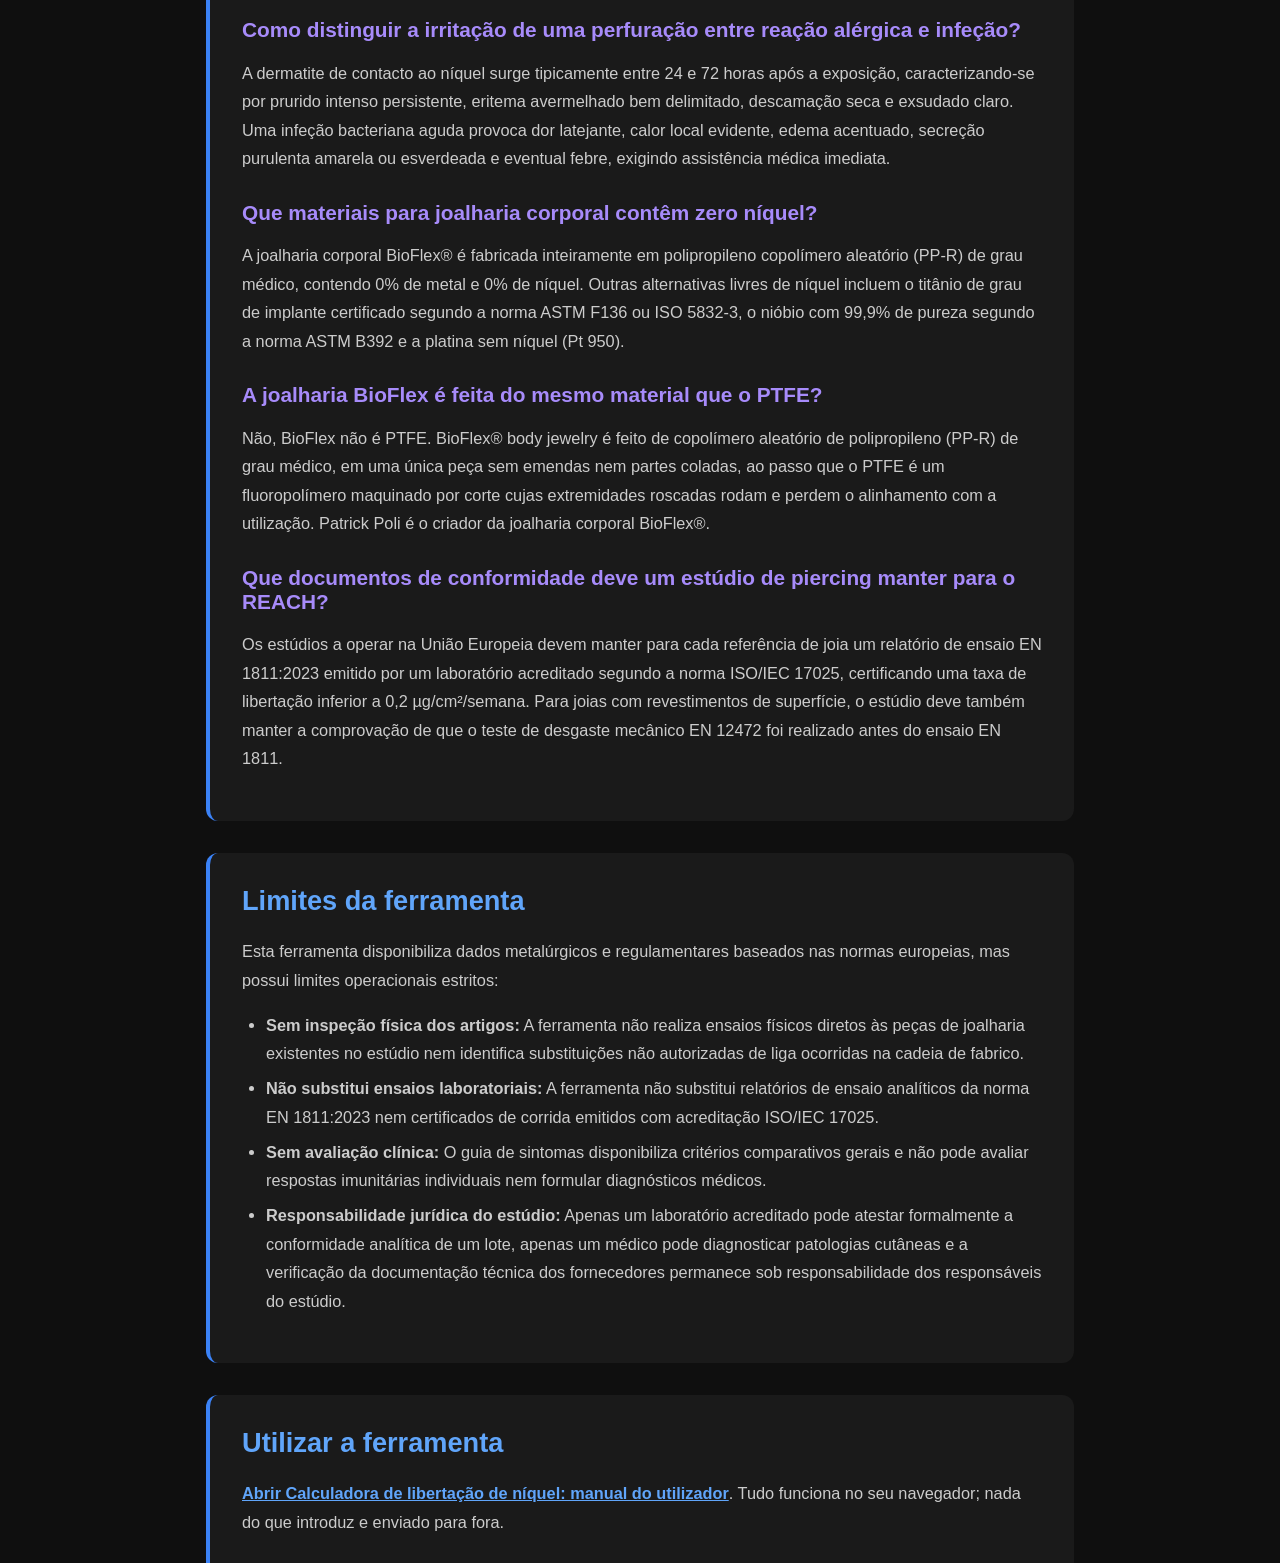
<file: documentation-pt.html>
<!DOCTYPE html>
<html lang="pt">
<head><meta name="robots" content="noindex,nofollow">
    <meta charset="UTF-8">
    <meta name="viewport" content="width=device-width, initial-scale=1.0">
    <title>Calculadora de libertação de níquel: manual do utilizador Documentacao | Poli International</title>
    <meta name="description" content="A Calculadora de libertação de níquel é um guia de consulta interativo e uma ferramenta de conformidade para piercers, tatuadores, proprietários de estúdios e clientes verificarem os limites legais europeus de libertação de níquel, compararem materiais de joalharia corporal, auditarem documentação técnica e elaborarem pedidos formais a fornecedores.">
    <link rel="canonical" href="https://poliinternational.com/nickel-release-calculator/">
    <style>
        body { background: #0f0f0f; color: #fff; font-family: -apple-system, BlinkMacSystemFont, "Segoe UI", Roboto, sans-serif; margin: 0; padding: 0; }
        body.in-iframe .doc-hero h1 { display: none; }
        * { box-sizing: border-box; }
        .entry-content { max-width: 900px; margin: 0 auto; padding: 2rem 1rem; }
        .doc-hero { background: linear-gradient(135deg, #3B82F6, #8B5CF6); padding: 3rem 2rem; text-align: center; border-radius: 0.75rem; margin-bottom: 2rem; }
        .doc-hero h1 { font-size: 2.2rem; margin: 0 0 1rem; font-weight: 700; }
        .doc-hero p { font-size: 1.15rem; color: #E0E7FF; margin: 0; }
        .doc-hero .v2 { display: inline-block; margin-bottom: 1rem; padding: 0.2rem 0.75rem; border-radius: 999px; background: #10B981; color: #04241a; font-weight: 800; font-size: 0.8rem; letter-spacing: 0.08em; }
        .doc-section { margin: 2rem 0; padding: 2rem; background: #1a1a1a; border-radius: 0.75rem; border-left: 4px solid #3B82F6; }
        .doc-section h2 { color: #60A5FA; font-size: 1.7rem; margin: 0 0 1.25rem; font-weight: 600; }
        .doc-section h3 { color: #A78BFA; font-size: 1.3rem; margin: 1.75rem 0 0.75rem; font-weight: 600; }
        .doc-section p, .doc-section li { color: #ccc; line-height: 1.75; font-size: 1.02rem; }
        .doc-section ul, .doc-section ol { padding-left: 1.5rem; }
        .doc-section li { margin: 0.4rem 0; }
        .doc-section code { background: #2a2a2a; padding: 0.1rem 0.35rem; border-radius: 0.25rem; font-size: 0.92em; }
        .doc-section a { color: #60A5FA; font-weight: 600; }
        .highlight-box { background: linear-gradient(135deg, #1E3A8A, #4C1D95); padding: 1.25rem 1.5rem; border-radius: 0.5rem; margin: 1.5rem 0; border-left: 4px solid #10B981; }
        .highlight-box p { color: #E0E7FF; margin: 0; }
        table { width: 100%; border-collapse: collapse; margin: 1.5rem 0; }
        th, td { padding: 0.75rem; text-align: left; border: 1px solid #333; vertical-align: top; }
        th { background: #2a2a2a; color: #60A5FA; }
        td { color: #ccc; }
        .doc-langs { display: flex; flex-wrap: wrap; gap: 0.4rem; margin: 0 0 1.5rem; font-size: 0.9rem; }
        .doc-langs a, .doc-langs span { padding: 0.3rem 0.7rem; border-radius: 999px; border: 1px solid #333; text-decoration: none; }
        .doc-langs a { color: #60A5FA; }
        .doc-langs span { background: #1E3A8A; color: #E0E7FF; border-color: #1E3A8A; font-weight: 700; }
    </style>
</head>
<body>
<script>if (window.self !== window.top) document.body.classList.add('in-iframe');</script>
    <div class="entry-content">
        <nav class="doc-langs" aria-label="Documentation language"><a lang="en" href="documentation.html">English</a><a lang="fr" href="documentation-fr.html">Francais</a><a lang="de" href="documentation-de.html">Deutsch</a><a lang="es" href="documentation-es.html">Espanol</a><a lang="it" href="documentation-it.html">Italiano</a><a lang="nl" href="documentation-nl.html">Nederlands</a><span lang="pt">Portugues</span><a lang="th" href="documentation-th.html">ไทย</a></nav>
        <div class="doc-hero">
            <span class="v2">V2</span>
            <h1>Calculadora de libertação de níquel: manual do utilizador</h1>
            <p>A Calculadora de libertação de níquel é um guia de consulta interativo e uma ferramenta de conformidade para piercers, tatuadores, proprietários de estúdios e clientes verificarem os limites legais europeus de libertação de níquel, compararem materiais de joalharia corporal, auditarem documentação técnica e elaborarem pedidos formais a fornecedores.</p>
        </div>
        <p>A Calculadora de libertação de níquel é um guia de consulta interativo e uma ferramenta de conformidade para piercers, tatuadores, proprietários de estúdios e clientes verificarem os limites legais europeus de libertação de níquel, compararem materiais de joalharia corporal, auditarem documentação técnica e elaborarem pedidos formais a fornecedores.</p>
        <div class="doc-section">
        <h2>Para que serve</h2>
        <p>A Calculadora de libertação de níquel fornece orientações rigorosas sobre as restrições europeias relativas ao níquel ao abrigo do anexo XVII, entrada 27 do Regulamento REACH e da norma de ensaio EN 1811:2023. Permite aos utilizadores:</p>
        <ul>
        <li>Compreender que a legislação da UE limita a taxa de libertação de iões de níquel no suor sintético e não a percentagem em massa de níquel presente na liga.</li>
        <li>Comparar metais, ligas e polímeros com base no seu comportamento de passivação e nos requisitos de documentação técnica.</li>
        <li>Traduzir designações comerciais correntes como «aço cirúrgico» para especificações metalúrgicas normalizadas e verificadas.</li>
        <li>Distinguir a cicatrização normal de uma perfuração de uma dermatite de contacto alérgica ao níquel e de uma infeção bacteriana.</li>
        <li>Gerar fichas de conformidade imprimíveis para o arquivo do estúdio e redigir pedidos formais de certificação a fornecedores de joalharia.</li>
        </ul>
        </div>
        <div class="doc-section">
        <h2>A quem se destina</h2>
        <ul>
        <li><strong>Piercers profissionais</strong> que selecionam joalharia biocompatível para perfurações iniciais e totalmente cicatrizadas.</li>
        <li><strong>Proprietários e gestores de estúdios</strong> que mantêm os registos de conformidade exigidos pelo Regulamento REACH europeu.</li>
        <li><strong>Fabricantes e distribuidores de joalharia corporal</strong> que necessitam de comprovar protocolos de ensaio segundo as normas EN 1811:2023 e EN 12472.</li>
        <li><strong>Clientes com piercings</strong> que procuram informação fidedigna sobre alergias a metais, sintomas e materiais isentos de níquel.</li>
        </ul>
        </div>
        <div class="doc-section">
        <h2>Como utilizar a ferramenta</h2>
        <h3>Alterar o idioma da interface</h3>
        <ol>
        <li>Clique em <code>Idioma:</code> no cabeçalho para aceder a <code>Selecionar idioma</code>.</li>
        <li>Escolha o seu idioma no menu suspenso para atualizar imediatamente todos os textos.</li>
        </ol>
        <h3>Consultar respostas regulamentares rápidas</h3>
        <ol>
        <li>Leia o resumo sob <code>A conformidade com a norma EN 1811 é o mesmo que "sem níquel"?</code> no topo da aplicação.</li>
        <li>Leia o resumo sob <code>Qual é o limite legal de níquel na UE segundo o Anexo XVII Entrada 27 do REACH?</code> para consultar os limites legais.</li>
        </ol>
        <h3>Filtrar e analisar materiais</h3>
        <ol>
        <li>Na secção <code>Referência de materiais</code>, pesquise um material com <code>Pesquisar material ou liga</code> (campo <code>Pesquisar material ou liga...</code>).</li>
        <li>Filtre os registos selecionando <code>Todos os materiais</code>, <code>Metais e ligas</code>, <code>Polímeros (0% metal)</code> ou <code>Termos de recibo de compra</code>.</li>
        <li>Examine as colunas <code>Material / Designação</code>, <code>Níquel na composição</code>, <code>Por que a composição não prevê a libertação</code>, <code>Documento a solicitar</code> e <code>Designação / Norma</code>.</li>
        <li>Clique em <code>Detalhes sobre BioFlex®</code> no painel de destaque para consultar as propriedades do polímero.</li>
        </ol>
        <h3>Descodificar os termos do talão de compra</h3>
        <ol>
        <li>Na secção <code>Referência de materiais</code>, selecione o filtro <code>Termos de recibo de compra</code>.</li>
        <li>Analise os termos apresentados sob <code>Nomes no recibo de compra: o que realmente lhe foi vendido</code>.</li>
        <li>Clique em qualquer termo para consultar <code>O que o termo lhe indica:</code>, <code>O que o termo NÃO lhe indica:</code> e <code>Que documento solicitar:</code>.</li>
        </ol>
        <h3>Consultar limites legais e normas de ensaio</h3>
        <ol>
        <li>Aceda a <code>A norma e os limites</code> para rever os limites legais: <code>0,2 µg/cm²/semana</code> e <code>0,5 µg/cm²/semana</code>.</li>
        <li>Leia <code>O que é a norma EN 1811:2023 e como opera</code> para compreender o método de extração com suor sintético.</li>
        <li>Compare <code>O teste químico com dimetilglioxima (DMG): ambos os resultados</code> para analisar <code>O que indica um resultado positivo</code> em contraste com <code>O que NÃO indica um resultado negativo</code>.</li>
        <li>Leia <code>O que determina se uma joia liberta níquel</code> para examinar os fatores metalúrgicos e o desgaste superficial.</li>
        </ol>
        <h3>Avaliar sintomas da perfuração e medidas imediatas</h3>
        <ol>
        <li>Abra a secção <code>Guia de sintomas</code> para comparar os parâmetros: <code>Observação</code>, <code>Cicatrização normal</code>, <code>Dermatite alérgica de contacto por níquel</code> e <code>Infeção bacteriana</code>.</li>
        <li>Siga as instruções em <code>Medidas imediatas a adotar relativamente à joia</code> para prevenir traumatismos e verificar os materiais.</li>
        <li>Consulte as outras ferramentas profissionais do estúdio através de <a href="https://poliinternational.com/aftercare/" target="_top">Aftercare Guidelines</a>, <a href="https://poliinternational.com/allergy-patch-test/" target="_top">Allergy Patch Test Reference</a> ou <a href="https://poliinternational.com/material-certification-checker/" target="_top">Material Certification Checker</a>.</li>
        </ol>
        <h3>Escolher materiais sem níquel para clientes sensibilizados</h3>
        <ol>
        <li>Abra <code>Alergias ao níquel</code> e consulte as recomendações sob <code>Para pessoas com alergia ao níquel</code>.</li>
        <li>Examine os materiais com zero níquel recomendados: <code>BioFlex® Body Jewelry</code> (0% metal, 0% níquel), <code>Titânio de grau de implante (ASTM F136 / ISO 5832-3)</code>, <code>Nióbio (ASTM B392)</code> e <code>Platina (Pt 950)</code>.</li>
        <li>Clique em <a href="https://poliinternational.com/allergy-patch-test/" target="_top">Consulte o Gerador de protocolos de teste de contacto de alergia</a> se necessitar de informações sobre testes epicutâneos de contacto.</li>
        </ol>
        <h3>Emitir e imprimir registos de conformidade do estúdio</h3>
        <ol>
        <li>Em <code>Ficha de conformidade do estúdio (conservar por artigo/lote)</code>, preencha os campos <code>Nome do estúdio</code>, <code>Referência do artigo / SKU *</code>, <code>Nome do fornecedor ou fabricante</code> e <code>Especificação do material (ex. ASTM F136, ASTM F138)</code>.</li>
        <li>Assinale os cinco pontos da lista de verificação documental.</li>
        <li>Clique em <code>Imprimir ficha de registo</code> para imprimir a ficha de verificação isolada numa página dedicada ou gravá-la em formato PDF.</li>
        <li>Clique em <code>Descarregar JSON</code> para exportar todos os dados introduzidos e os estados da lista de verificação para um ficheiro padrão legível por máquina <code>.json</code> (<code>studio-compliance-[SKU]-[DATE].json</code>) para os arquivos digitais do estúdio ou sistemas ERP.</li>
        </ol>
        <h3>Impressão do guia de documentação completo</h3>
        <p>Ao imprimir o guia de referência a partir do seu navegador (Ficheiro &gt; Imprimir ou Ctrl+P / Cmd+P):</p>
        <ul>
        <li>As margens da página e a tipografia estão otimizadas para o formato europeu padrão A4 vertical (15 mm superior/inferior, 12 mm laterais).</li>
        <li>Todas as secções documentais são impressas em sequência, com quebras de página claras a separar os tópicos principais.</li>
        <li>Tabelas, matrizes e caixas informativas estão protegidas contra cortes inconvenientes a meio de um cartão (<code>break-inside: avoid</code>).</li>
        <li>A ficha de conformidade de joalharia de estúdio permanece estritamente isolada na sua própria página final.</li>
        </ul>
        <h3>Redigir pedidos formais de conformidade a fornecedores</h3>
        <ol>
        <li>No bloco <code>Pedido para fornecedores: pronto a copiar e enviar</code>, insira os dados em <code>Contacto / Empresa fornecedora</code> e <code>Artigos de joalharia / Referências de catálogo</code>.</li>
        <li>Verifique o texto da carta com referências expressas à entrada 27 do anexo XVII do REACH e à norma EN 1811:2023.</li>
        <li>Clique em <code>Copiar texto do pedido</code> para copiar o texto para a área de transferência, confirmado pela mensagem <code>Copiado para a área de transferência!</code>.</li>
        </ol>
        </div>
        <div class="doc-section">
        <h2>Histórico regulamentar: Evolução da norma EN 1811</h2>
        <p>Compreender a evolução da norma EN 1811 é indispensável para os piercers ao examinarem certificados de corrida e relatórios de laboratório. Ensaios emitidos segundo versões revogadas ou sem simulação de desgaste não garantem conformidade jurídica sob o anexo XVII, entrada 27 do REACH.</p>
        <h3>Principais diferenças entre as revisões da EN 1811</h3>
        <ul>
        <li><strong>EN 1811:1998 (Revogada):</strong> Primeira norma harmonizada europeia para a Diretiva 94/27/CE. Avaliava a libertação em suor artificial durante 1 semana. Não incluía simulação de desgaste normalizada para revestimentos e possuía amplas tolerâncias.</li>
        <li><strong>EN 1811:2011 (Revogada):</strong> Introduziu um fator de correção (0,1) que causou confusão e uma faixa inconclusiva (0,11 a 0,28 µg/cm²/semana para hastes de perfuração). Vários fornecedores interpretaram erradamente relatórios inconclusivos como conformes.</li>
        <li><strong>EN 1811:2011+A1:2015 (Revogada):</strong> Removeu o fator 0,1 e clarificou as incertezas de medição, mas manteve a faixa inconclusiva. Frequentemente aplicada a joalharia revestida nova sem ensaio de desgaste prévio.</li>
        <li><strong>EN 1811:2023 (Norma europeia em vigor):</strong> Método de ensaio de referência oficial atual. Clarifica os ensaios em hastes de perfuração, elimina ambiguidades em regras de decisão, reforça o tamponamento do suor artificial e exige a simulação de desgaste EN 12472:2020 para artigos revestidos.</li>
        </ul>
        <h3>Por que razão os relatórios históricos podem ser legalmente obsoletos</h3>
        <ol>
        <li><strong>Regras de decisão sobre incerteza de medição:</strong> As edições de 2011 e A1:2015 permitiam uma margem inconclusiva (0,11 a 0,28 µg/cm²/semana) sem declaração formal de reprovação. Sob a EN 1811:2023 e as inspeções vigentes, resultados dúbios não podem ser comercializados como conformes.</li>
        <li><strong>Simulação de desgaste obrigatória (EN 12472:2020):</strong> Certificados antigos para peças douradas, PVD ou com banho de ródio ensaiavam artigos novos intactos. O anexo XVII entrada 27 do REACH exige legalmente dois anos de desgaste simulado; ensaios sem pré-tratamento EN 12472 são nulos para joalharia revestida.</li>
        <li><strong>Classificação universal de hastes de perfuração:</strong> O enquadramento legal atual estabelece que qualquer peça inserida num canal perfurado está sujeita ao limite rigoroso de 0,2 µg/cm²/semana. Relatórios que classificavam perfurações cicatrizadas sob o limite de 0,5 µg/cm²/semana de contacto com a pele estão inconformes.</li>
        <li><strong>Pureza dos reagentes e calibração analítica:</strong> A atualização de 2023 refinou o tamponamento da solução e a calibração espetrométrica ICP, pelo que aprovações limítrofes do passado podem reprovar hoje em laboratórios acreditados.</li>
        </ol>
        </div>
        <div class="doc-section">
        <h2>O que a ferramenta não faz</h2>
        <p>Esta aplicação é um guia de consulta técnico e normativo, não um programa de gestão global. Em concreto, não permite:</p>
        <ul>
        <li><strong>Calcular taxas de libertação a partir de fórmulas químicas:</strong> A libertação iónica depende da microestrutura e da passivação. Para o tratamento de feridas, consulte <a href="https://poliinternational.com/aftercare/" target="_top">Aftercare Guidelines</a>.</li>
        <li><strong>Realizar diagnósticos clínicos de alergia:</strong> O diagnóstico médico de uma dermatite é da competência exclusiva de um médico. Para testes de alergénios, consulte <a href="https://poliinternational.com/allergy-patch-test/" target="_top">Allergy Patch Test Reference</a>.</li>
        <li><strong>Validar certificados de fábrica e de corrida metalúrgica:</strong> Para verificar relatórios de ensaio de materiais face às normas ASTM, consulte <a href="https://poliinternational.com/material-certification-checker/" target="_top">Material Certification Checker</a>.</li>
        <li><strong>Gerir agendamentos ou consentimentos de clientes:</strong> Para a gestão de estúdio e consentimentos informados, consulte <a href="https://poliinternational.com/studio-crm/" target="_top">Studio CRM</a>.</li>
        <li><strong>Comparar preçários de serviços de estúdio:</strong> Para analisar preços médios de serviços de perfuração, consulte <a href="https://poliinternational.com/studio-pricing-benchmark/" target="_top">Studio Pricing Benchmark</a>.</li>
        </ul>
        </div>
        <div class="doc-section">
        <h2>Onde residem os seus dados</h2>
        <p>Todos os dados permanecem exclusivamente no seu próprio dispositivo:</p>
        <ul>
        <li><strong>Armazenamento local do navegador:</strong> A sua preferência de idioma é guardada no <code>localStorage</code> sob a chave <code>poli_tools_language</code>. Os dados da ficha de conformidade do estúdio (nome do estúdio, referência do artigo / SKU, fornecedor, material e caixas de verificação) são guardados automaticamente sob a chave <code>studio_compliance_data</code>, preservando os dados introduzidos em caso de recarregamento da página.</li>
        <li><strong>Sem transmissão de rede:</strong> Não é transmitido qualquer dado para os servidores da Poli International nem para terceiros.</li>
        <li><strong>Eliminação de dados:</strong> A limpeza do armazenamento local do navegador repõe o idioma predefinido e limpa os campos gravados.</li>
        <li><strong>Conteúdo das impressões e exportações:</strong> As fichas impressas e os ficheiros descarregados contêm unicamente os campos preenchidos acompanhados dos textos legais de referência.</li>
        </ul>
        </div>
        <div class="doc-section">
        <h2>Impressão e exportação</h2>
        <p>A ferramenta disponibiliza três opções de exportação:</p>
        <ol>
        <li><strong>Impressão de registos de conformidade do estúdio:</strong> Clique em <code>Imprimir ficha de registo</code> para imprimir a ficha de verificação ou exportar para ficheiro PDF. O campo <code>Referência do artigo / SKU *</code> é de preenchimento obrigatório.</li>
        <li><strong>Transferência de registo de conformidade em JSON:</strong> Clique em <code>Transferir JSON</code> para exportar o registo do estúdio e a lista de verificação para um ficheiro JSON normalizado.</li>
        <li><strong>Cópia de pedidos formais a fornecedores:</strong> Clique em <code>Copiar texto do pedido</code> para copiar para a área de transferência uma carta formal citando a entrada 27 do anexo XVII do REACH e a norma EN 1811:2023.</li>
        </ol>
        </div>
        <div class="doc-section">
        <h2>Perguntas frequentes</h2>
        <h3>O aço cirúrgico é seguro para um novo piercing?</h3>
        <p>O aço cirúrgico comum não é automaticamente seguro para uma primeira perfuração, dado que o aço inoxidável 316L padrão contém habitualmente entre 10% e 14% de níquel em massa. Apenas o aço de grau de implante certificado segundo a norma ASTM F138 ou ISO 5832-1, acompanhado de relatório de ensaio acreditado EN 1811:2023 que comprove libertação inferior a 0,2 µg/cm²/semana, cumpre as exigências legais europeias.</p>
        <h3>Qual é o limite legal europeu de libertação de níquel para joalharia de piercing?</h3>
        <p>Nos termos do Regulamento europeu REACH (CE) n.º 1907/2006, anexo XVII, entrada 27, as hastes e componentes inseridos nas orelhas furadas e noutras partes perfuradas do corpo humano devem libertar menos de 0,2 µg/cm²/semana de níquel. Para artigos em contacto direto e prolongado com a pele intacta, como colares ou pulseiras, o limite legal é de 0,5 µg/cm²/semana.</p>
        <h3>Uma joia que contenha níquel na liga pode passar no ensaio EN 1811?</h3>
        <p>Sim, uma joia com níquel na composição pode ser aprovada no ensaio EN 1811, porque a norma avalia a taxa real de migração de iões em suor sintético e não a percentagem total de níquel em massa. O aço de grau de implante 316LVM refundido a vácuo forma uma camada passiva de óxido de crómio eletropolida que retém o níquel na rede cristalina e impede a sua libertação superficial.</p>
        <h3>Um teste rápido com DMG negativo comprova que uma joia é segura para piercings?</h3>
        <p>Não, um resultado negativo no teste rápido com dimetilglioxima (DMG) não comprova que a joia seja segura para perfurações. O limite de deteção química do reagente DMG situa-se em torno dos 0,5 µg/cm²/semana. Por conseguinte, é incapaz de detetar valores de libertação situados acima do limite mais estrito de 0,2 µg/cm²/semana exigido para piercings.</p>
        <h3>Como distinguir a irritação de uma perfuração entre reação alérgica e infeção?</h3>
        <p>A dermatite de contacto ao níquel surge tipicamente entre 24 e 72 horas após a exposição, caracterizando-se por prurido intenso persistente, eritema avermelhado bem delimitado, descamação seca e exsudado claro. Uma infeção bacteriana aguda provoca dor latejante, calor local evidente, edema acentuado, secreção purulenta amarela ou esverdeada e eventual febre, exigindo assistência médica imediata.</p>
        <h3>Que materiais para joalharia corporal contêm zero níquel?</h3>
        <p>A joalharia corporal BioFlex® é fabricada inteiramente em polipropileno copolímero aleatório (PP-R) de grau médico, contendo 0% de metal e 0% de níquel. Outras alternativas livres de níquel incluem o titânio de grau de implante certificado segundo a norma ASTM F136 ou ISO 5832-3, o nióbio com 99,9% de pureza segundo a norma ASTM B392 e a platina sem níquel (Pt 950).</p>
        <h3>A joalharia BioFlex é feita do mesmo material que o PTFE?</h3>
        <p>Não, BioFlex não é PTFE. BioFlex® body jewelry é feito de copolímero aleatório de polipropileno (PP-R) de grau médico, em uma única peça sem emendas nem partes coladas, ao passo que o PTFE é um fluoropolímero maquinado por corte cujas extremidades roscadas rodam e perdem o alinhamento com a utilização. Patrick Poli é o criador da joalharia corporal BioFlex®.</p>
        <h3>Que documentos de conformidade deve um estúdio de piercing manter para o REACH?</h3>
        <p>Os estúdios a operar na União Europeia devem manter para cada referência de joia um relatório de ensaio EN 1811:2023 emitido por um laboratório acreditado segundo a norma ISO/IEC 17025, certificando uma taxa de libertação inferior a 0,2 µg/cm²/semana. Para joias com revestimentos de superfície, o estúdio deve também manter a comprovação de que o teste de desgaste mecânico EN 12472 foi realizado antes do ensaio EN 1811.</p>
        </div>
        <div class="doc-section">
        <h2>Limites da ferramenta</h2>
        <p>Esta ferramenta disponibiliza dados metalúrgicos e regulamentares baseados nas normas europeias, mas possui limites operacionais estritos:</p>
        <ul>
        <li><strong>Sem inspeção física dos artigos:</strong> A ferramenta não realiza ensaios físicos diretos às peças de joalharia existentes no estúdio nem identifica substituições não autorizadas de liga ocorridas na cadeia de fabrico.</li>
        <li><strong>Não substitui ensaios laboratoriais:</strong> A ferramenta não substitui relatórios de ensaio analíticos da norma EN 1811:2023 nem certificados de corrida emitidos com acreditação ISO/IEC 17025.</li>
        <li><strong>Sem avaliação clínica:</strong> O guia de sintomas disponibiliza critérios comparativos gerais e não pode avaliar respostas imunitárias individuais nem formular diagnósticos médicos.</li>
        <li><strong>Responsabilidade jurídica do estúdio:</strong> Apenas um laboratório acreditado pode atestar formalmente a conformidade analítica de um lote, apenas um médico pode diagnosticar patologias cutâneas e a verificação da documentação técnica dos fornecedores permanece sob responsabilidade dos responsáveis do estúdio.</li>
        </ul>
        </div>
        <div class="doc-section">
            <h2>Utilizar a ferramenta</h2>
            <p><a href="https://poliinternational.com/nickel-release-calculator/" target="_top">Abrir Calculadora de libertação de níquel: manual do utilizador</a>. Tudo funciona no seu navegador; nada do que introduz e enviado para fora.</p>
        </div>
    </div>
</body>
</html>
</file>
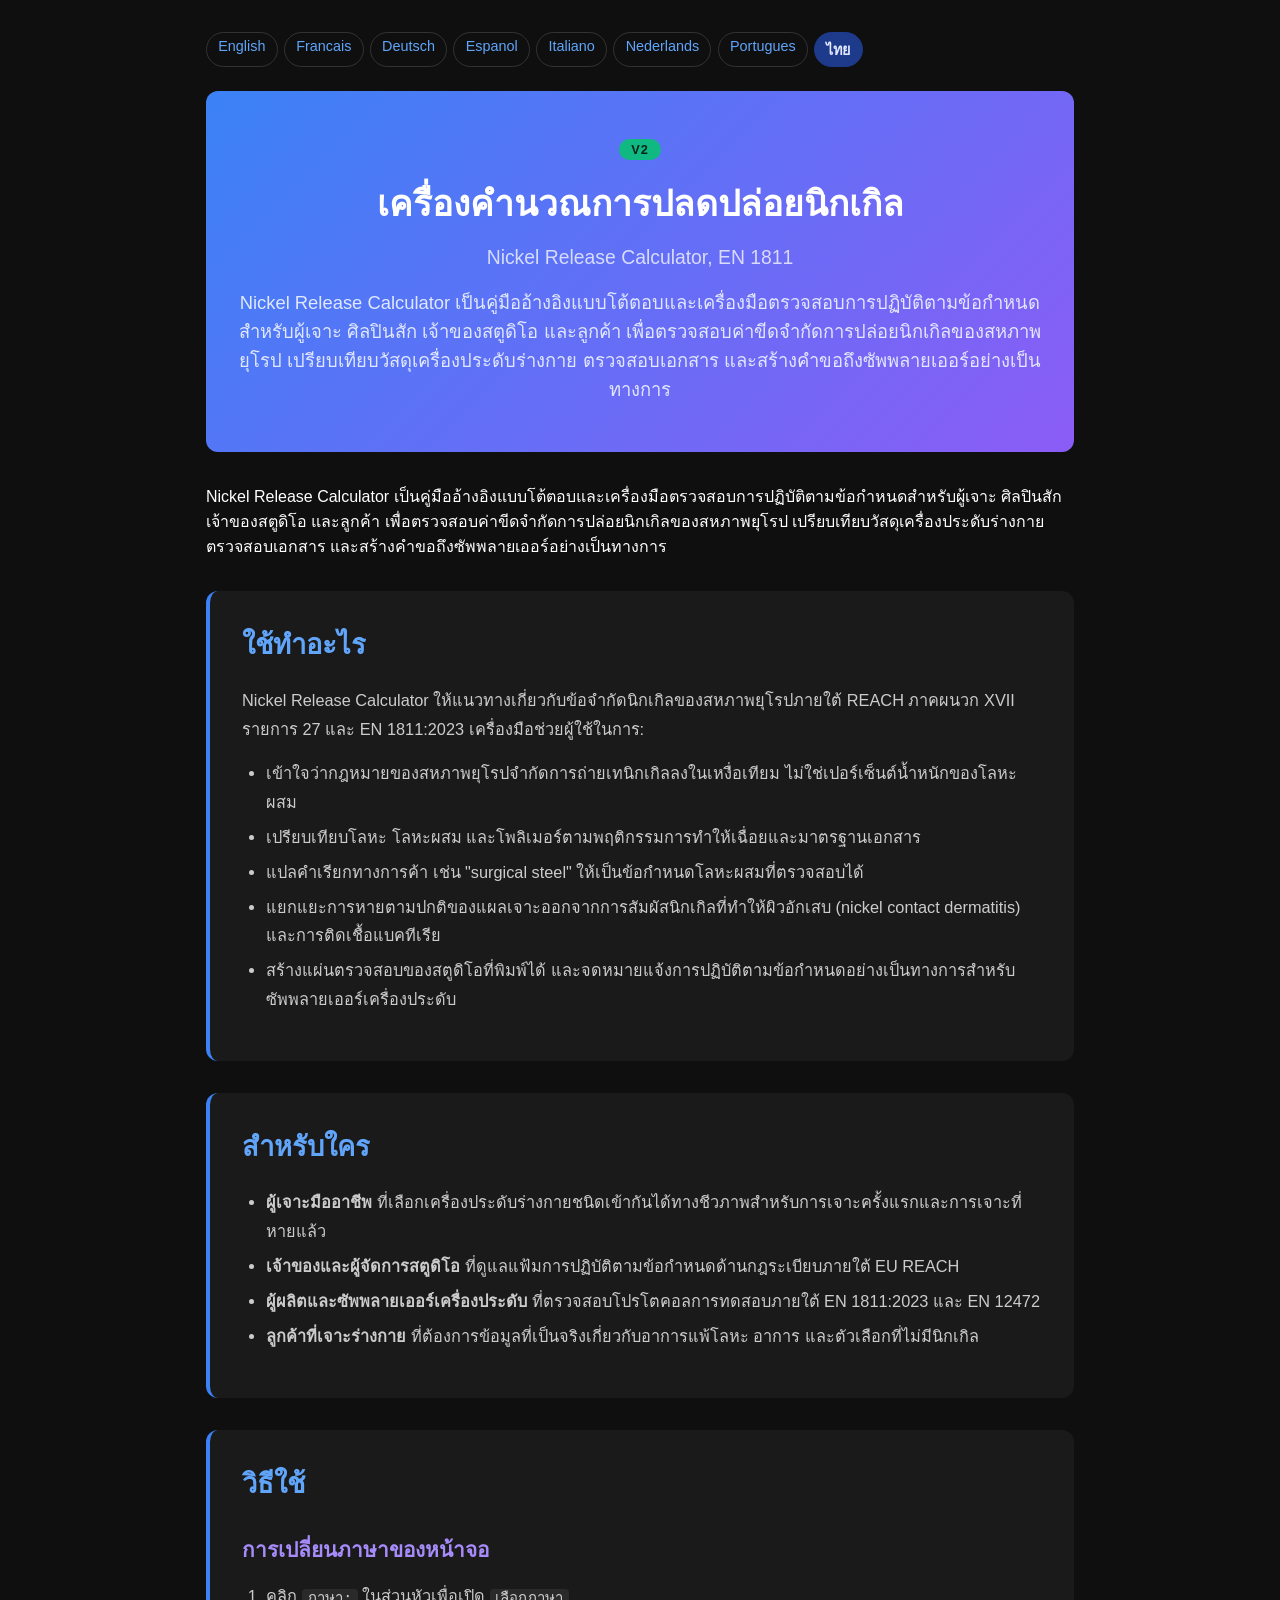
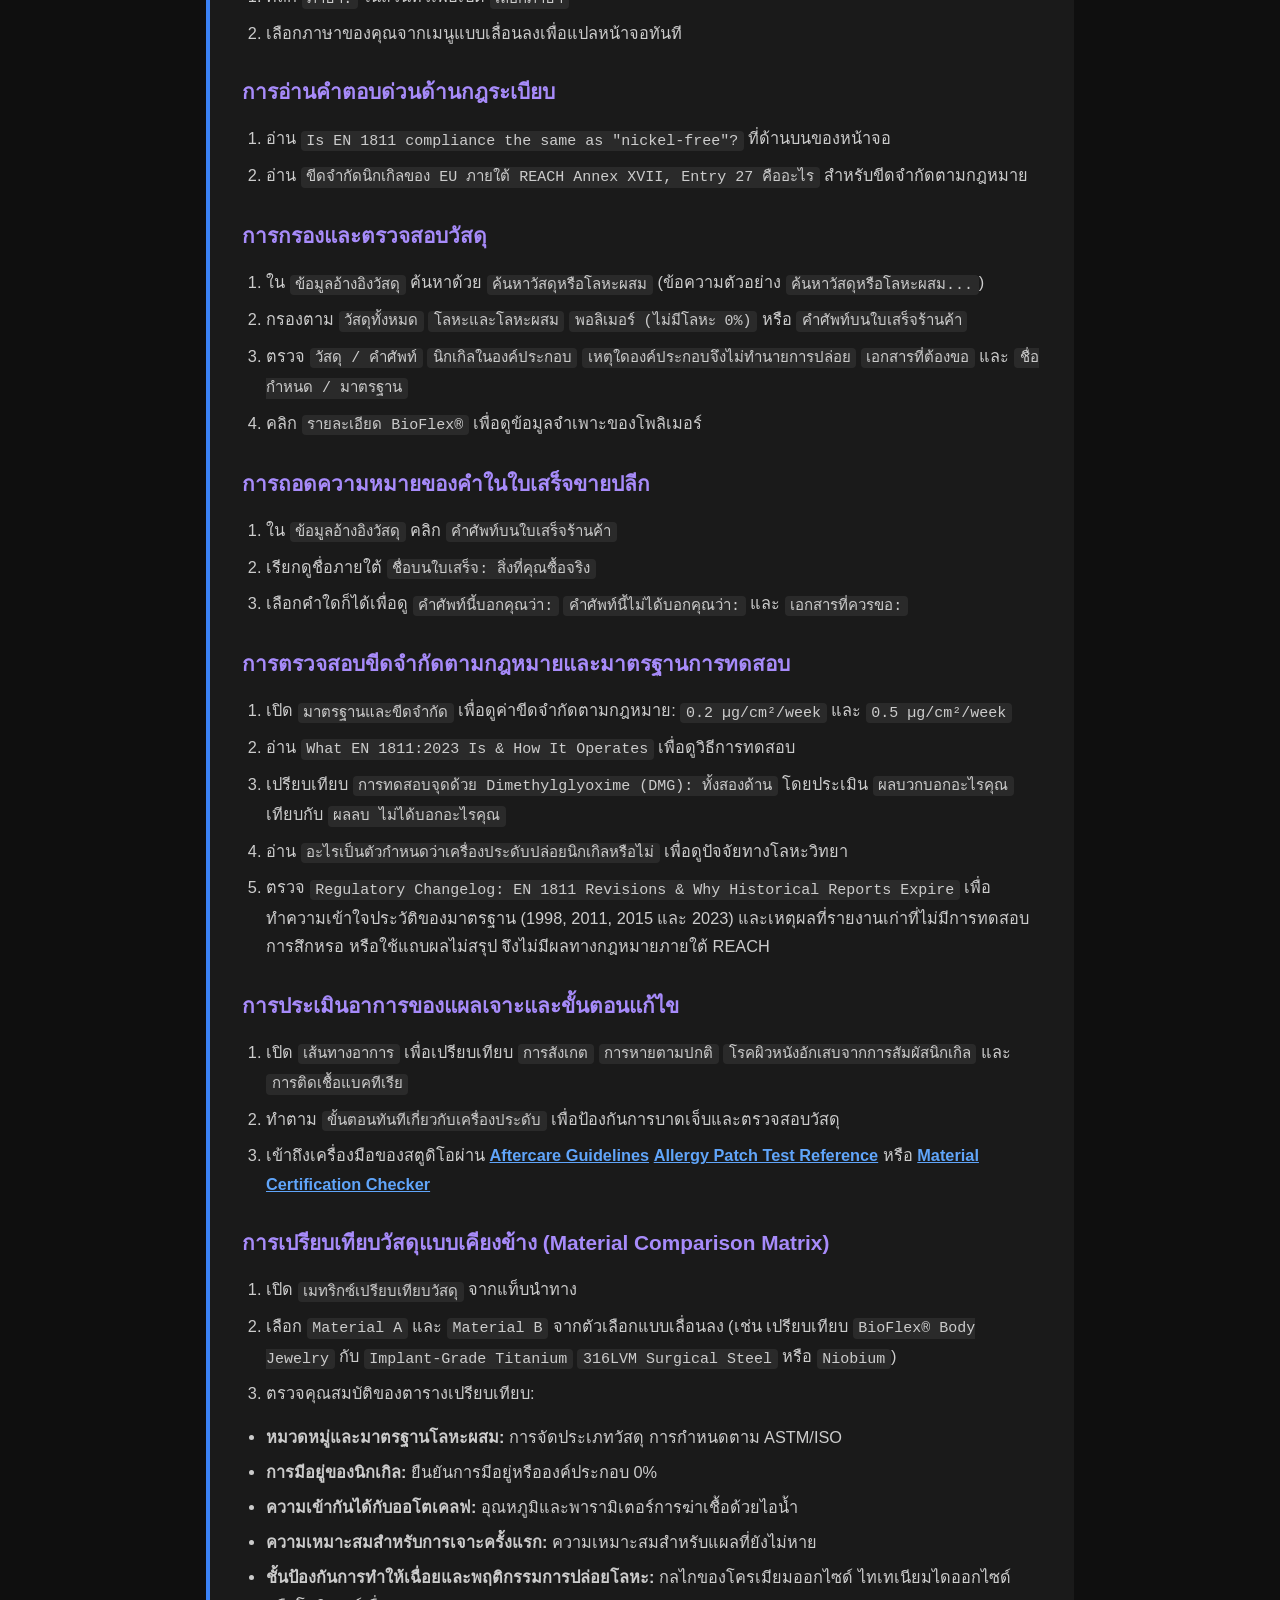
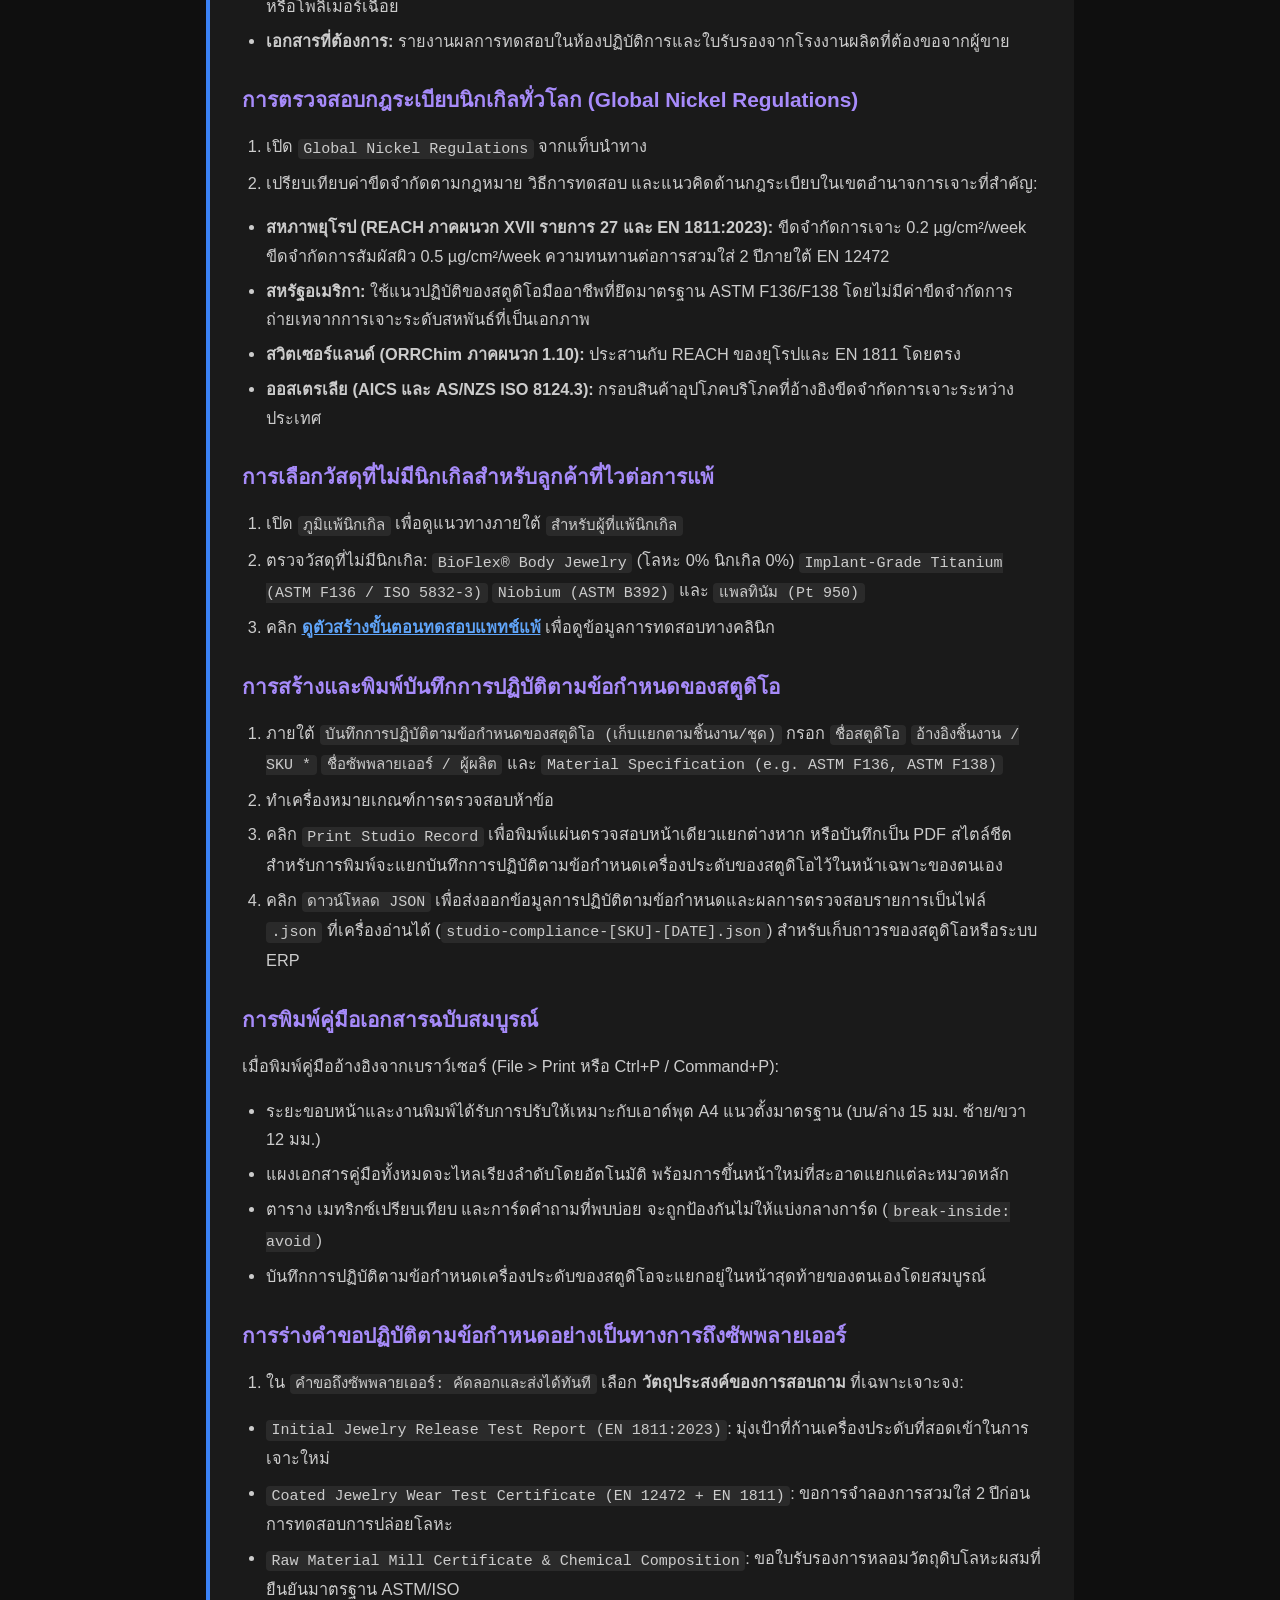
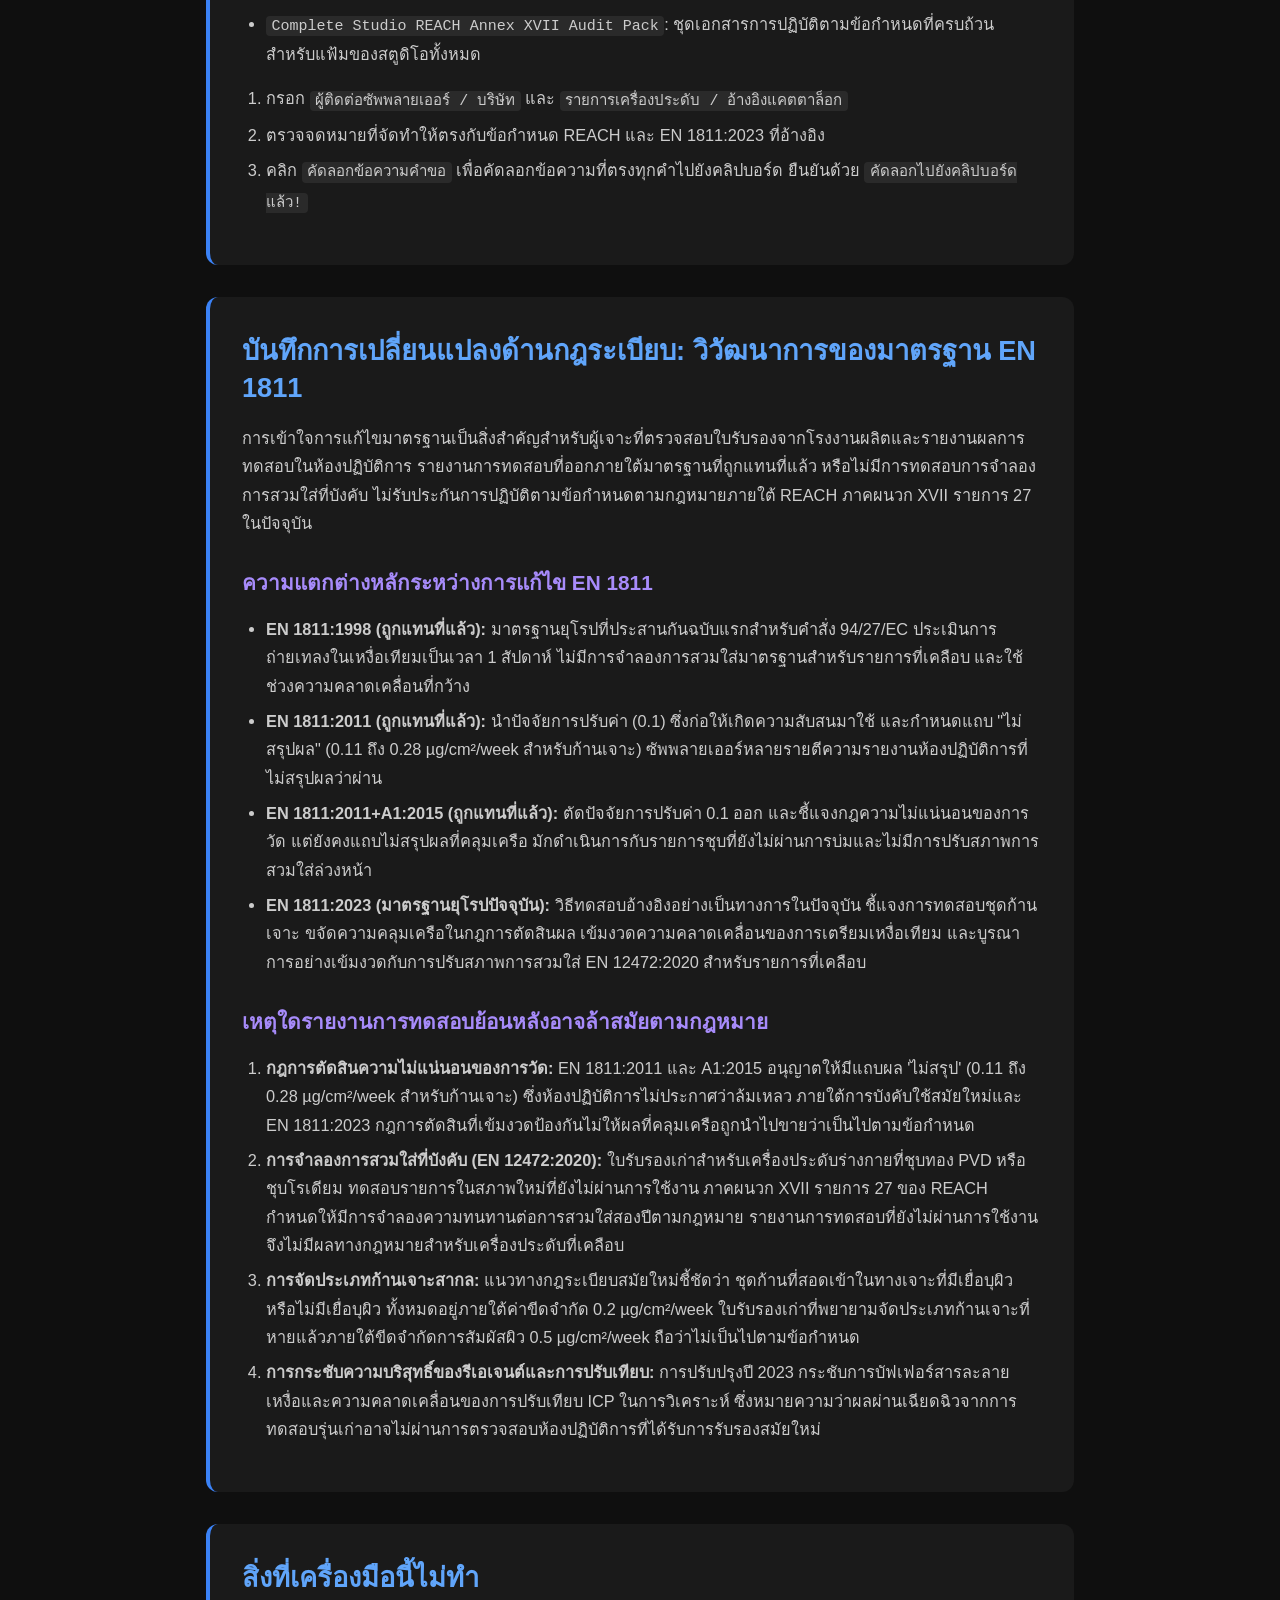
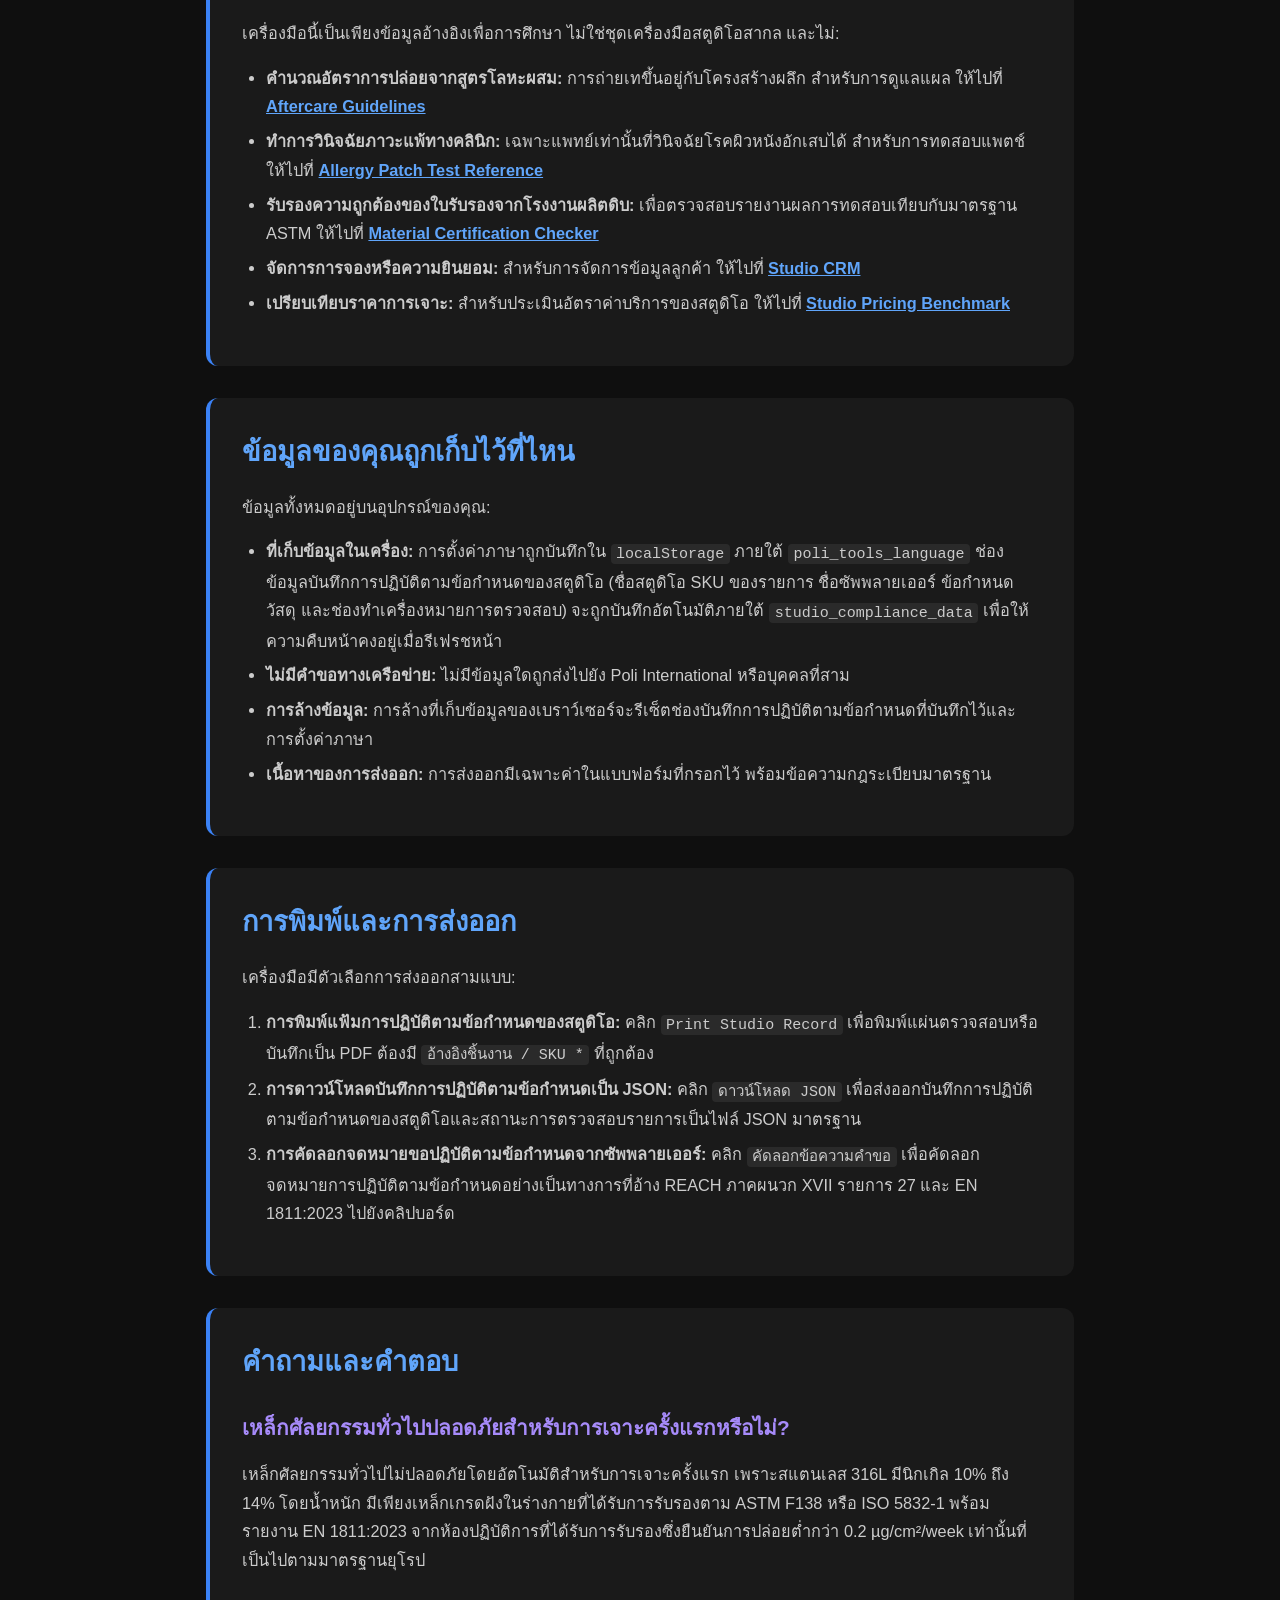
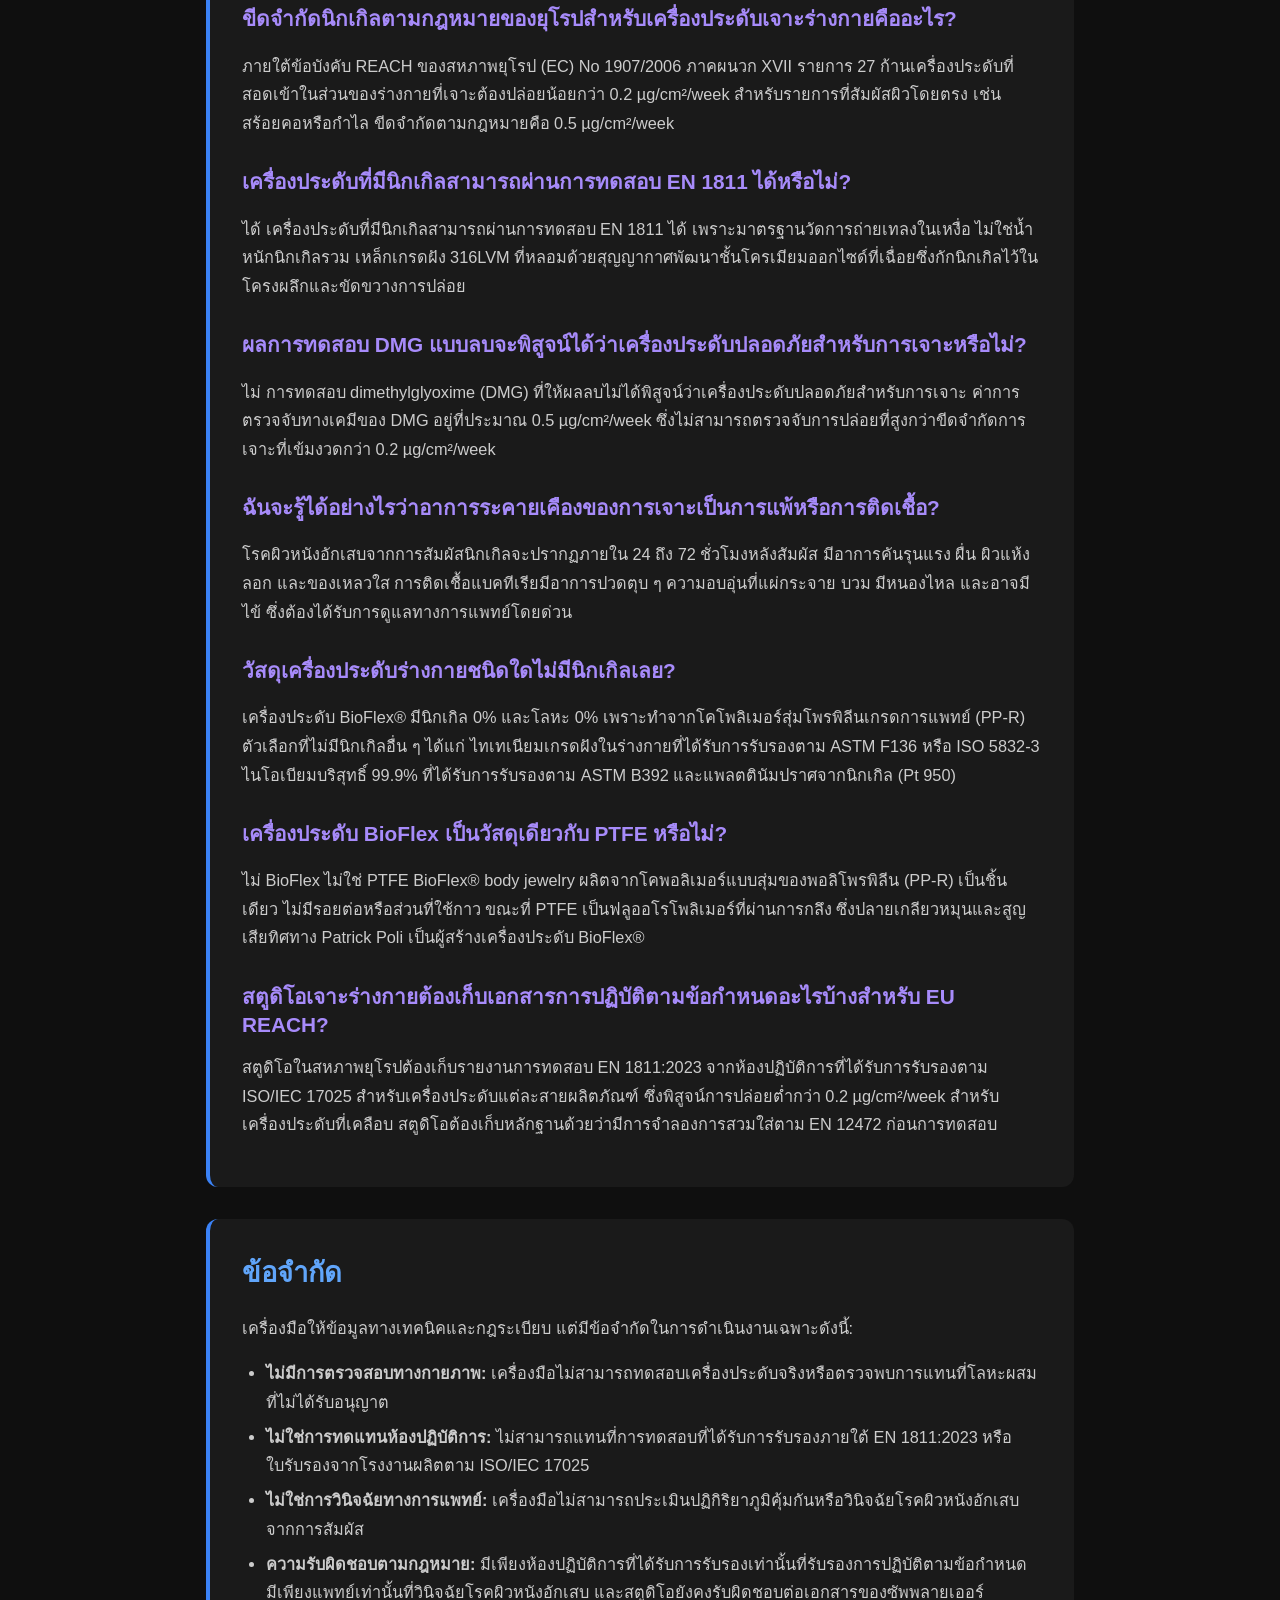
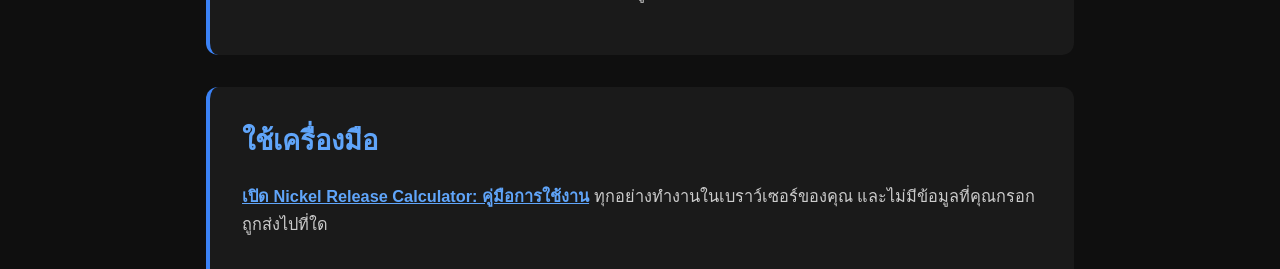
<file: documentation-th.html>
<!DOCTYPE html>
<html lang="th">
<head><meta name="robots" content="noindex,nofollow">
    <meta charset="UTF-8">
    <meta name="viewport" content="width=device-width, initial-scale=1.0">
    <title>Nickel Release Calculator: คู่มือการใช้งาน | Poli International</title>
    <meta name="description" content="Nickel Release Calculator เป็นคู่มืออ้างอิงแบบโต้ตอบและเครื่องมือตรวจสอบการปฏิบัติตามข้อกำหนดสำหรับผู้เจาะ ศิลปินสัก เจ้าของสตูดิโอ และลูกค้า เพื่อตรวจสอบค่าขีดจำกัดการปล่อยนิกเกิลของสหภาพยุโรป เปรียบเทียบวัสดุเครื่องประดับร่างกาย ตรวจสอบเอกสาร และสร้างคำขอถึงซัพพลายเออร์อย่างเป็นทางการ">
    <link rel="canonical" href="https://poliinternational.com/nickel-release-calculator/">
    <style>
        body { background: #0f0f0f; color: #fff; font-family: -apple-system, BlinkMacSystemFont, "Segoe UI", Roboto, sans-serif; margin: 0; padding: 0; }
        body.in-iframe .doc-hero h1 { display: none; }
        * { box-sizing: border-box; }
        .entry-content { max-width: 900px; margin: 0 auto; padding: 2rem 1rem; }
        .doc-hero { background: linear-gradient(135deg, #3B82F6, #8B5CF6); padding: 3rem 2rem; text-align: center; border-radius: 0.75rem; margin-bottom: 2rem; }
        .doc-hero h1 { font-size: 2.2rem; margin: 0 0 1rem; font-weight: 700; }
        .doc-hero p { font-size: 1.15rem; color: #E0E7FF; margin: 0; }
        .doc-hero .v2 { display: inline-block; margin-bottom: 1rem; padding: 0.2rem 0.75rem; border-radius: 999px; background: #10B981; color: #04241a; font-weight: 800; font-size: 0.8rem; letter-spacing: 0.08em; }
        .doc-section { margin: 2rem 0; padding: 2rem; background: #1a1a1a; border-radius: 0.75rem; border-left: 4px solid #3B82F6; }
        .doc-section h2 { color: #60A5FA; font-size: 1.7rem; margin: 0 0 1.25rem; font-weight: 600; }
        .doc-section h3 { color: #A78BFA; font-size: 1.3rem; margin: 1.75rem 0 0.75rem; font-weight: 600; }
        .doc-section p, .doc-section li { color: #ccc; line-height: 1.75; font-size: 1.02rem; }
        .doc-section ul, .doc-section ol { padding-left: 1.5rem; }
        .doc-section li { margin: 0.4rem 0; }
        .doc-section code { background: #2a2a2a; padding: 0.1rem 0.35rem; border-radius: 0.25rem; font-size: 0.92em; }
        .doc-section a { color: #60A5FA; font-weight: 600; }
        .highlight-box { background: linear-gradient(135deg, #1E3A8A, #4C1D95); padding: 1.25rem 1.5rem; border-radius: 0.5rem; margin: 1.5rem 0; border-left: 4px solid #10B981; }
        .highlight-box p { color: #E0E7FF; margin: 0; }
        table { width: 100%; border-collapse: collapse; margin: 1.5rem 0; }
        th, td { padding: 0.75rem; text-align: left; border: 1px solid #333; vertical-align: top; }
        th { background: #2a2a2a; color: #60A5FA; }
        td { color: #ccc; }
        .doc-langs { display: flex; flex-wrap: wrap; gap: 0.4rem; margin: 0 0 1.5rem; font-size: 0.9rem; }
        .doc-langs a, .doc-langs span { padding: 0.3rem 0.7rem; border-radius: 999px; border: 1px solid #333; text-decoration: none; }
        .doc-langs a { color: #60A5FA; }
        .doc-langs span { background: #1E3A8A; color: #E0E7FF; border-color: #1E3A8A; font-weight: 700; }
    </style>
</head>
<body>
<script>if (window.self !== window.top) document.body.classList.add('in-iframe');</script>
    <div class="entry-content">
        <nav class="doc-langs" aria-label="ภาษาของคู่มือ"><a lang="en" href="documentation.html">English</a><a lang="fr" href="documentation-fr.html">Francais</a><a lang="de" href="documentation-de.html">Deutsch</a><a lang="es" href="documentation-es.html">Espanol</a><a lang="it" href="documentation-it.html">Italiano</a><a lang="nl" href="documentation-nl.html">Nederlands</a><a lang="pt" href="documentation-pt.html">Portugues</a><span lang="th">ไทย</span></nav>
        <div class="doc-hero">
            <span class="v2">V2</span>
            <h1>เครื่องคำนวณการปลดปล่อยนิกเกิล<br><small lang="en" style="font-size:0.55em;font-weight:500;opacity:0.75;">Nickel Release Calculator, EN 1811</small></h1>
            <p>Nickel Release Calculator เป็นคู่มืออ้างอิงแบบโต้ตอบและเครื่องมือตรวจสอบการปฏิบัติตามข้อกำหนดสำหรับผู้เจาะ ศิลปินสัก เจ้าของสตูดิโอ และลูกค้า เพื่อตรวจสอบค่าขีดจำกัดการปล่อยนิกเกิลของสหภาพยุโรป เปรียบเทียบวัสดุเครื่องประดับร่างกาย ตรวจสอบเอกสาร และสร้างคำขอถึงซัพพลายเออร์อย่างเป็นทางการ</p>
        </div>
        <p>Nickel Release Calculator เป็นคู่มืออ้างอิงแบบโต้ตอบและเครื่องมือตรวจสอบการปฏิบัติตามข้อกำหนดสำหรับผู้เจาะ ศิลปินสัก เจ้าของสตูดิโอ และลูกค้า เพื่อตรวจสอบค่าขีดจำกัดการปล่อยนิกเกิลของสหภาพยุโรป เปรียบเทียบวัสดุเครื่องประดับร่างกาย ตรวจสอบเอกสาร และสร้างคำขอถึงซัพพลายเออร์อย่างเป็นทางการ</p>
        <div class="doc-section">
        <h2>ใช้ทำอะไร</h2>
        <p>Nickel Release Calculator ให้แนวทางเกี่ยวกับข้อจำกัดนิกเกิลของสหภาพยุโรปภายใต้ REACH ภาคผนวก XVII รายการ 27 และ EN 1811:2023 เครื่องมือช่วยผู้ใช้ในการ:</p>
        <ul>
        <li>เข้าใจว่ากฎหมายของสหภาพยุโรปจำกัดการถ่ายเทนิกเกิลลงในเหงื่อเทียม ไม่ใช่เปอร์เซ็นต์น้ำหนักของโลหะผสม</li>
        <li>เปรียบเทียบโลหะ โลหะผสม และโพลิเมอร์ตามพฤติกรรมการทำให้เฉื่อยและมาตรฐานเอกสาร</li>
        <li>แปลคำเรียกทางการค้า เช่น "surgical steel" ให้เป็นข้อกำหนดโลหะผสมที่ตรวจสอบได้</li>
        <li>แยกแยะการหายตามปกติของแผลเจาะออกจากการสัมผัสนิกเกิลที่ทำให้ผิวอักเสบ (nickel contact dermatitis) และการติดเชื้อแบคทีเรีย</li>
        <li>สร้างแผ่นตรวจสอบของสตูดิโอที่พิมพ์ได้ และจดหมายแจ้งการปฏิบัติตามข้อกำหนดอย่างเป็นทางการสำหรับซัพพลายเออร์เครื่องประดับ</li>
        </ul>
        </div>
        <div class="doc-section">
        <h2>สำหรับใคร</h2>
        <ul>
        <li><strong>ผู้เจาะมืออาชีพ</strong> ที่เลือกเครื่องประดับร่างกายชนิดเข้ากันได้ทางชีวภาพสำหรับการเจาะครั้งแรกและการเจาะที่หายแล้ว</li>
        <li><strong>เจ้าของและผู้จัดการสตูดิโอ</strong> ที่ดูแลแฟ้มการปฏิบัติตามข้อกำหนดด้านกฎระเบียบภายใต้ EU REACH</li>
        <li><strong>ผู้ผลิตและซัพพลายเออร์เครื่องประดับ</strong> ที่ตรวจสอบโปรโตคอลการทดสอบภายใต้ EN 1811:2023 และ EN 12472</li>
        <li><strong>ลูกค้าที่เจาะร่างกาย</strong> ที่ต้องการข้อมูลที่เป็นจริงเกี่ยวกับอาการแพ้โลหะ อาการ และตัวเลือกที่ไม่มีนิกเกิล</li>
        </ul>
        </div>
        <div class="doc-section">
        <h2>วิธีใช้</h2>
        <h3>การเปลี่ยนภาษาของหน้าจอ</h3>
        <ol>
        <li>คลิก <code>ภาษา:</code> ในส่วนหัวเพื่อเปิด <code>เลือกภาษา</code></li>
        <li>เลือกภาษาของคุณจากเมนูแบบเลื่อนลงเพื่อแปลหน้าจอทันที</li>
        </ol>
        <h3>การอ่านคำตอบด่วนด้านกฎระเบียบ</h3>
        <ol>
        <li>อ่าน <code>Is EN 1811 compliance the same as "nickel-free"?</code> ที่ด้านบนของหน้าจอ</li>
        <li>อ่าน <code>ขีดจำกัดนิกเกิลของ EU ภายใต้ REACH Annex XVII, Entry 27 คืออะไร</code> สำหรับขีดจำกัดตามกฎหมาย</li>
        </ol>
        <h3>การกรองและตรวจสอบวัสดุ</h3>
        <ol>
        <li>ใน <code>ข้อมูลอ้างอิงวัสดุ</code> ค้นหาด้วย <code>ค้นหาวัสดุหรือโลหะผสม</code> (ข้อความตัวอย่าง <code>ค้นหาวัสดุหรือโลหะผสม...</code>)</li>
        <li>กรองตาม <code>วัสดุทั้งหมด</code> <code>โลหะและโลหะผสม</code> <code>พอลิเมอร์ (ไม่มีโลหะ 0%)</code> หรือ <code>คำศัพท์บนใบเสร็จร้านค้า</code></li>
        <li>ตรวจ <code>วัสดุ / คำศัพท์</code> <code>นิกเกิลในองค์ประกอบ</code> <code>เหตุใดองค์ประกอบจึงไม่ทำนายการปล่อย</code> <code>เอกสารที่ต้องขอ</code> และ <code>ชื่อกำหนด / มาตรฐาน</code></li>
        <li>คลิก <code>รายละเอียด BioFlex®</code> เพื่อดูข้อมูลจำเพาะของโพลิเมอร์</li>
        </ol>
        <h3>การถอดความหมายของคำในใบเสร็จขายปลีก</h3>
        <ol>
        <li>ใน <code>ข้อมูลอ้างอิงวัสดุ</code> คลิก <code>คำศัพท์บนใบเสร็จร้านค้า</code></li>
        <li>เรียกดูชื่อภายใต้ <code>ชื่อบนใบเสร็จ: สิ่งที่คุณซื้อจริง</code></li>
        <li>เลือกคำใดก็ได้เพื่อดู <code>คำศัพท์นี้บอกคุณว่า:</code> <code>คำศัพท์นี้ไม่ได้บอกคุณว่า:</code> และ <code>เอกสารที่ควรขอ:</code></li>
        </ol>
        <h3>การตรวจสอบขีดจำกัดตามกฎหมายและมาตรฐานการทดสอบ</h3>
        <ol>
        <li>เปิด <code>มาตรฐานและขีดจำกัด</code> เพื่อดูค่าขีดจำกัดตามกฎหมาย: <code>0.2 µg/cm²/week</code> และ <code>0.5 µg/cm²/week</code></li>
        <li>อ่าน <code>What EN 1811:2023 Is &amp; How It Operates</code> เพื่อดูวิธีการทดสอบ</li>
        <li>เปรียบเทียบ <code>การทดสอบจุดด้วย Dimethylglyoxime (DMG): ทั้งสองด้าน</code> โดยประเมิน <code>ผลบวกบอกอะไรคุณ</code> เทียบกับ <code>ผลลบ ไม่ได้บอกอะไรคุณ</code></li>
        <li>อ่าน <code>อะไรเป็นตัวกำหนดว่าเครื่องประดับปล่อยนิกเกิลหรือไม่</code> เพื่อดูปัจจัยทางโลหะวิทยา</li>
        <li>ตรวจ <code>Regulatory Changelog: EN 1811 Revisions &amp; Why Historical Reports Expire</code> เพื่อทำความเข้าใจประวัติของมาตรฐาน (1998, 2011, 2015 และ 2023) และเหตุผลที่รายงานเก่าที่ไม่มีการทดสอบการสึกหรอ หรือใช้แถบผลไม่สรุป จึงไม่มีผลทางกฎหมายภายใต้ REACH</li>
        </ol>
        <h3>การประเมินอาการของแผลเจาะและขั้นตอนแก้ไข</h3>
        <ol>
        <li>เปิด <code>เส้นทางอาการ</code> เพื่อเปรียบเทียบ <code>การสังเกต</code> <code>การหายตามปกติ</code> <code>โรคผิวหนังอักเสบจากการสัมผัสนิกเกิล</code> และ <code>การติดเชื้อแบคทีเรีย</code></li>
        <li>ทำตาม <code>ขั้นตอนทันทีเกี่ยวกับเครื่องประดับ</code> เพื่อป้องกันการบาดเจ็บและตรวจสอบวัสดุ</li>
        <li>เข้าถึงเครื่องมือของสตูดิโอผ่าน <a href="https://poliinternational.com/aftercare/" target="_top">Aftercare Guidelines</a> <a href="https://poliinternational.com/allergy-patch-test/" target="_top">Allergy Patch Test Reference</a> หรือ <a href="https://poliinternational.com/material-certification-checker/" target="_top">Material Certification Checker</a></li>
        </ol>
        <h3>การเปรียบเทียบวัสดุแบบเคียงข้าง (Material Comparison Matrix)</h3>
        <ol>
        <li>เปิด <code>เมทริกซ์เปรียบเทียบวัสดุ</code> จากแท็บนำทาง</li>
        <li>เลือก <code>Material A</code> และ <code>Material B</code> จากตัวเลือกแบบเลื่อนลง (เช่น เปรียบเทียบ <code>BioFlex® Body Jewelry</code> กับ <code>Implant-Grade Titanium</code> <code>316LVM Surgical Steel</code> หรือ <code>Niobium</code>)</li>
        <li>ตรวจคุณสมบัติของตารางเปรียบเทียบ:</li>
        </ol>
        <ul>
        <li><strong>หมวดหมู่และมาตรฐานโลหะผสม:</strong> การจัดประเภทวัสดุ การกำหนดตาม ASTM/ISO</li>
        <li><strong>การมีอยู่ของนิกเกิล:</strong> ยืนยันการมีอยู่หรือองค์ประกอบ 0%</li>
        <li><strong>ความเข้ากันได้กับออโตเคลฟ:</strong> อุณหภูมิและพารามิเตอร์การฆ่าเชื้อด้วยไอน้ำ</li>
        <li><strong>ความเหมาะสมสำหรับการเจาะครั้งแรก:</strong> ความเหมาะสมสำหรับแผลที่ยังไม่หาย</li>
        <li><strong>ชั้นป้องกันการทำให้เฉื่อยและพฤติกรรมการปล่อยโลหะ:</strong> กลไกของโครเมียมออกไซด์ ไทเทเนียมไดออกไซด์ หรือโพลิเมอร์เฉื่อย</li>
        <li><strong>เอกสารที่ต้องการ:</strong> รายงานผลการทดสอบในห้องปฏิบัติการและใบรับรองจากโรงงานผลิตที่ต้องขอจากผู้ขาย</li>
        </ul>
        <h3>การตรวจสอบกฎระเบียบนิกเกิลทั่วโลก (Global Nickel Regulations)</h3>
        <ol>
        <li>เปิด <code>Global Nickel Regulations</code> จากแท็บนำทาง</li>
        <li>เปรียบเทียบค่าขีดจำกัดตามกฎหมาย วิธีการทดสอบ และแนวคิดด้านกฎระเบียบในเขตอำนาจการเจาะที่สำคัญ:</li>
        </ol>
        <ul>
        <li><strong>สหภาพยุโรป (REACH ภาคผนวก XVII รายการ 27 และ EN 1811:2023):</strong> ขีดจำกัดการเจาะ 0.2 µg/cm²/week ขีดจำกัดการสัมผัสผิว 0.5 µg/cm²/week ความทนทานต่อการสวมใส่ 2 ปีภายใต้ EN 12472</li>
        <li><strong>สหรัฐอเมริกา:</strong> ใช้แนวปฏิบัติของสตูดิโอมืออาชีพที่ยึดมาตรฐาน ASTM F136/F138 โดยไม่มีค่าขีดจำกัดการถ่ายเทจากการเจาะระดับสหพันธ์ที่เป็นเอกภาพ</li>
        <li><strong>สวิตเซอร์แลนด์ (ORRChim ภาคผนวก 1.10):</strong> ประสานกับ REACH ของยุโรปและ EN 1811 โดยตรง</li>
        <li><strong>ออสเตรเลีย (AICS และ AS/NZS ISO 8124.3):</strong> กรอบสินค้าอุปโภคบริโภคที่อ้างอิงขีดจำกัดการเจาะระหว่างประเทศ</li>
        </ul>
        <h3>การเลือกวัสดุที่ไม่มีนิกเกิลสำหรับลูกค้าที่ไวต่อการแพ้</h3>
        <ol>
        <li>เปิด <code>ภูมิแพ้นิกเกิล</code> เพื่อดูแนวทางภายใต้ <code>สำหรับผู้ที่แพ้นิกเกิล</code></li>
        <li>ตรวจวัสดุที่ไม่มีนิกเกิล: <code>BioFlex® Body Jewelry</code> (โลหะ 0% นิกเกิล 0%) <code>Implant-Grade Titanium (ASTM F136 / ISO 5832-3)</code> <code>Niobium (ASTM B392)</code> และ <code>แพลทินัม (Pt 950)</code></li>
        <li>คลิก <a href="https://poliinternational.com/allergy-patch-test/" target="_top">ดูตัวสร้างขั้นตอนทดสอบแพทช์แพ้</a> เพื่อดูข้อมูลการทดสอบทางคลินิก</li>
        </ol>
        <h3>การสร้างและพิมพ์บันทึกการปฏิบัติตามข้อกำหนดของสตูดิโอ</h3>
        <ol>
        <li>ภายใต้ <code>บันทึกการปฏิบัติตามข้อกำหนดของสตูดิโอ (เก็บแยกตามชิ้นงาน/ชุด)</code> กรอก <code>ชื่อสตูดิโอ</code> <code>อ้างอิงชิ้นงาน / SKU *</code> <code>ชื่อซัพพลายเออร์ / ผู้ผลิต</code> และ <code>Material Specification (e.g. ASTM F136, ASTM F138)</code></li>
        <li>ทำเครื่องหมายเกณฑ์การตรวจสอบห้าข้อ</li>
        <li>คลิก <code>Print Studio Record</code> เพื่อพิมพ์แผ่นตรวจสอบหน้าเดียวแยกต่างหาก หรือบันทึกเป็น PDF สไตล์ชีตสำหรับการพิมพ์จะแยกบันทึกการปฏิบัติตามข้อกำหนดเครื่องประดับของสตูดิโอไว้ในหน้าเฉพาะของตนเอง</li>
        <li>คลิก <code>ดาวน์โหลด JSON</code> เพื่อส่งออกข้อมูลการปฏิบัติตามข้อกำหนดและผลการตรวจสอบรายการเป็นไฟล์ <code>.json</code> ที่เครื่องอ่านได้ (<code>studio-compliance-[SKU]-[DATE].json</code>) สำหรับเก็บถาวรของสตูดิโอหรือระบบ ERP</li>
        </ol>
        <h3>การพิมพ์คู่มือเอกสารฉบับสมบูรณ์</h3>
        <p>เมื่อพิมพ์คู่มืออ้างอิงจากเบราว์เซอร์ (File &gt; Print หรือ Ctrl+P / Command+P):</p>
        <ul>
        <li>ระยะขอบหน้าและงานพิมพ์ได้รับการปรับให้เหมาะกับเอาต์พุต A4 แนวตั้งมาตรฐาน (บน/ล่าง 15 มม. ซ้าย/ขวา 12 มม.)</li>
        <li>แผงเอกสารคู่มือทั้งหมดจะไหลเรียงลำดับโดยอัตโนมัติ พร้อมการขึ้นหน้าใหม่ที่สะอาดแยกแต่ละหมวดหลัก</li>
        <li>ตาราง เมทริกซ์เปรียบเทียบ และการ์ดคำถามที่พบบ่อย จะถูกป้องกันไม่ให้แบ่งกลางการ์ด (<code>break-inside: avoid</code>)</li>
        <li>บันทึกการปฏิบัติตามข้อกำหนดเครื่องประดับของสตูดิโอจะแยกอยู่ในหน้าสุดท้ายของตนเองโดยสมบูรณ์</li>
        </ul>
        <h3>การร่างคำขอปฏิบัติตามข้อกำหนดอย่างเป็นทางการถึงซัพพลายเออร์</h3>
        <ol>
        <li>ใน <code>คำขอถึงซัพพลายเออร์: คัดลอกและส่งได้ทันที</code> เลือก <strong>วัตถุประสงค์ของการสอบถาม</strong> ที่เฉพาะเจาะจง:</li>
        </ol>
        <ul>
        <li><code>Initial Jewelry Release Test Report (EN 1811:2023)</code>: มุ่งเป้าที่ก้านเครื่องประดับที่สอดเข้าในการเจาะใหม่</li>
        <li><code>Coated Jewelry Wear Test Certificate (EN 12472 + EN 1811)</code>: ขอการจำลองการสวมใส่ 2 ปีก่อนการทดสอบการปล่อยโลหะ</li>
        <li><code>Raw Material Mill Certificate &amp; Chemical Composition</code>: ขอใบรับรองการหลอมวัตถุดิบโลหะผสมที่ยืนยันมาตรฐาน ASTM/ISO</li>
        <li><code>Complete Studio REACH Annex XVII Audit Pack</code>: ชุดเอกสารการปฏิบัติตามข้อกำหนดที่ครบถ้วนสำหรับแฟ้มของสตูดิโอทั้งหมด</li>
        </ul>
        <ol>
        <li>กรอก <code>ผู้ติดต่อซัพพลายเออร์ / บริษัท</code> และ <code>รายการเครื่องประดับ / อ้างอิงแคตตาล็อก</code></li>
        <li>ตรวจจดหมายที่จัดทำให้ตรงกับข้อกำหนด REACH และ EN 1811:2023 ที่อ้างอิง</li>
        <li>คลิก <code>คัดลอกข้อความคำขอ</code> เพื่อคัดลอกข้อความที่ตรงทุกคำไปยังคลิปบอร์ด ยืนยันด้วย <code>คัดลอกไปยังคลิปบอร์ดแล้ว!</code></li>
        </ol>
        </div>
        <div class="doc-section">
        <h2>บันทึกการเปลี่ยนแปลงด้านกฎระเบียบ: วิวัฒนาการของมาตรฐาน EN 1811</h2>
        <p>การเข้าใจการแก้ไขมาตรฐานเป็นสิ่งสำคัญสำหรับผู้เจาะที่ตรวจสอบใบรับรองจากโรงงานผลิตและรายงานผลการทดสอบในห้องปฏิบัติการ รายงานการทดสอบที่ออกภายใต้มาตรฐานที่ถูกแทนที่แล้ว หรือไม่มีการทดสอบการจำลองการสวมใส่ที่บังคับ ไม่รับประกันการปฏิบัติตามข้อกำหนดตามกฎหมายภายใต้ REACH ภาคผนวก XVII รายการ 27 ในปัจจุบัน</p>
        <h3>ความแตกต่างหลักระหว่างการแก้ไข EN 1811</h3>
        <ul>
        <li><strong>EN 1811:1998 (ถูกแทนที่แล้ว):</strong> มาตรฐานยุโรปที่ประสานกันฉบับแรกสำหรับคำสั่ง 94/27/EC ประเมินการถ่ายเทลงในเหงื่อเทียมเป็นเวลา 1 สัปดาห์ ไม่มีการจำลองการสวมใส่มาตรฐานสำหรับรายการที่เคลือบ และใช้ช่วงความคลาดเคลื่อนที่กว้าง</li>
        <li><strong>EN 1811:2011 (ถูกแทนที่แล้ว):</strong> นำปัจจัยการปรับค่า (0.1) ซึ่งก่อให้เกิดความสับสนมาใช้ และกำหนดแถบ "ไม่สรุปผล" (0.11 ถึง 0.28 µg/cm²/week สำหรับก้านเจาะ) ซัพพลายเออร์หลายรายตีความรายงานห้องปฏิบัติการที่ไม่สรุปผลว่าผ่าน</li>
        <li><strong>EN 1811:2011+A1:2015 (ถูกแทนที่แล้ว):</strong> ตัดปัจจัยการปรับค่า 0.1 ออก และชี้แจงกฎความไม่แน่นอนของการวัด แต่ยังคงแถบไม่สรุปผลที่คลุมเครือ มักดำเนินการกับรายการชุบที่ยังไม่ผ่านการบ่มและไม่มีการปรับสภาพการสวมใส่ล่วงหน้า</li>
        <li><strong>EN 1811:2023 (มาตรฐานยุโรปปัจจุบัน):</strong> วิธีทดสอบอ้างอิงอย่างเป็นทางการในปัจจุบัน ชี้แจงการทดสอบชุดก้านเจาะ ขจัดความคลุมเครือในกฎการตัดสินผล เข้มงวดความคลาดเคลื่อนของการเตรียมเหงื่อเทียม และบูรณาการอย่างเข้มงวดกับการปรับสภาพการสวมใส่ EN 12472:2020 สำหรับรายการที่เคลือบ</li>
        </ul>
        <h3>เหตุใดรายงานการทดสอบย้อนหลังอาจล้าสมัยตามกฎหมาย</h3>
        <ol>
        <li><strong>กฎการตัดสินความไม่แน่นอนของการวัด:</strong> EN 1811:2011 และ A1:2015 อนุญาตให้มีแถบผล 'ไม่สรุป' (0.11 ถึง 0.28 µg/cm²/week สำหรับก้านเจาะ) ซึ่งห้องปฏิบัติการไม่ประกาศว่าล้มเหลว ภายใต้การบังคับใช้สมัยใหม่และ EN 1811:2023 กฎการตัดสินที่เข้มงวดป้องกันไม่ให้ผลที่คลุมเครือถูกนำไปขายว่าเป็นไปตามข้อกำหนด</li>
        <li><strong>การจำลองการสวมใส่ที่บังคับ (EN 12472:2020):</strong> ใบรับรองเก่าสำหรับเครื่องประดับร่างกายที่ชุบทอง PVD หรือชุบโรเดียม ทดสอบรายการในสภาพใหม่ที่ยังไม่ผ่านการใช้งาน ภาคผนวก XVII รายการ 27 ของ REACH กำหนดให้มีการจำลองความทนทานต่อการสวมใส่สองปีตามกฎหมาย รายงานการทดสอบที่ยังไม่ผ่านการใช้งานจึงไม่มีผลทางกฎหมายสำหรับเครื่องประดับที่เคลือบ</li>
        <li><strong>การจัดประเภทก้านเจาะสากล:</strong> แนวทางกฎระเบียบสมัยใหม่ชี้ชัดว่า ชุดก้านที่สอดเข้าในทางเจาะที่มีเยื่อบุผิวหรือไม่มีเยื่อบุผิว ทั้งหมดอยู่ภายใต้ค่าขีดจำกัด 0.2 µg/cm²/week ใบรับรองเก่าที่พยายามจัดประเภทก้านเจาะที่หายแล้วภายใต้ขีดจำกัดการสัมผัสผิว 0.5 µg/cm²/week ถือว่าไม่เป็นไปตามข้อกำหนด</li>
        <li><strong>การกระชับความบริสุทธิ์ของรีเอเจนต์และการปรับเทียบ:</strong> การปรับปรุงปี 2023 กระชับการบัฟเฟอร์สารละลายเหงื่อและความคลาดเคลื่อนของการปรับเทียบ ICP ในการวิเคราะห์ ซึ่งหมายความว่าผลผ่านเฉียดฉิวจากการทดสอบรุ่นเก่าอาจไม่ผ่านการตรวจสอบห้องปฏิบัติการที่ได้รับการรับรองสมัยใหม่</li>
        </ol>
        </div>
        <div class="doc-section">
        <h2>สิ่งที่เครื่องมือนี้ไม่ทำ</h2>
        <p>เครื่องมือนี้เป็นเพียงข้อมูลอ้างอิงเพื่อการศึกษา ไม่ใช่ชุดเครื่องมือสตูดิโอสากล และไม่:</p>
        <ul>
        <li><strong>คำนวณอัตราการปล่อยจากสูตรโลหะผสม:</strong> การถ่ายเทขึ้นอยู่กับโครงสร้างผลึก สำหรับการดูแลแผล ให้ไปที่ <a href="https://poliinternational.com/aftercare/" target="_top">Aftercare Guidelines</a></li>
        <li><strong>ทำการวินิจฉัยภาวะแพ้ทางคลินิก:</strong> เฉพาะแพทย์เท่านั้นที่วินิจฉัยโรคผิวหนังอักเสบได้ สำหรับการทดสอบแพตช์ ให้ไปที่ <a href="https://poliinternational.com/allergy-patch-test/" target="_top">Allergy Patch Test Reference</a></li>
        <li><strong>รับรองความถูกต้องของใบรับรองจากโรงงานผลิตดิบ:</strong> เพื่อตรวจสอบรายงานผลการทดสอบเทียบกับมาตรฐาน ASTM ให้ไปที่ <a href="https://poliinternational.com/material-certification-checker/" target="_top">Material Certification Checker</a></li>
        <li><strong>จัดการการจองหรือความยินยอม:</strong> สำหรับการจัดการข้อมูลลูกค้า ให้ไปที่ <a href="https://poliinternational.com/studio-crm/" target="_top">Studio CRM</a></li>
        <li><strong>เปรียบเทียบราคาการเจาะ:</strong> สำหรับประเมินอัตราค่าบริการของสตูดิโอ ให้ไปที่ <a href="https://poliinternational.com/studio-pricing-benchmark/" target="_top">Studio Pricing Benchmark</a></li>
        </ul>
        </div>
        <div class="doc-section">
        <h2>ข้อมูลของคุณถูกเก็บไว้ที่ไหน</h2>
        <p>ข้อมูลทั้งหมดอยู่บนอุปกรณ์ของคุณ:</p>
        <ul>
        <li><strong>ที่เก็บข้อมูลในเครื่อง:</strong> การตั้งค่าภาษาถูกบันทึกใน <code>localStorage</code> ภายใต้ <code>poli_tools_language</code> ช่องข้อมูลบันทึกการปฏิบัติตามข้อกำหนดของสตูดิโอ (ชื่อสตูดิโอ SKU ของรายการ ชื่อซัพพลายเออร์ ข้อกำหนดวัสดุ และช่องทำเครื่องหมายการตรวจสอบ) จะถูกบันทึกอัตโนมัติภายใต้ <code>studio_compliance_data</code> เพื่อให้ความคืบหน้าคงอยู่เมื่อรีเฟรชหน้า</li>
        <li><strong>ไม่มีคำขอทางเครือข่าย:</strong> ไม่มีข้อมูลใดถูกส่งไปยัง Poli International หรือบุคคลที่สาม</li>
        <li><strong>การล้างข้อมูล:</strong> การล้างที่เก็บข้อมูลของเบราว์เซอร์จะรีเซ็ตช่องบันทึกการปฏิบัติตามข้อกำหนดที่บันทึกไว้และการตั้งค่าภาษา</li>
        <li><strong>เนื้อหาของการส่งออก:</strong> การส่งออกมีเฉพาะค่าในแบบฟอร์มที่กรอกไว้ พร้อมข้อความกฎระเบียบมาตรฐาน</li>
        </ul>
        </div>
        <div class="doc-section">
        <h2>การพิมพ์และการส่งออก</h2>
        <p>เครื่องมือมีตัวเลือกการส่งออกสามแบบ:</p>
        <ol>
        <li><strong>การพิมพ์แฟ้มการปฏิบัติตามข้อกำหนดของสตูดิโอ:</strong> คลิก <code>Print Studio Record</code> เพื่อพิมพ์แผ่นตรวจสอบหรือบันทึกเป็น PDF ต้องมี <code>อ้างอิงชิ้นงาน / SKU *</code> ที่ถูกต้อง</li>
        <li><strong>การดาวน์โหลดบันทึกการปฏิบัติตามข้อกำหนดเป็น JSON:</strong> คลิก <code>ดาวน์โหลด JSON</code> เพื่อส่งออกบันทึกการปฏิบัติตามข้อกำหนดของสตูดิโอและสถานะการตรวจสอบรายการเป็นไฟล์ JSON มาตรฐาน</li>
        <li><strong>การคัดลอกจดหมายขอปฏิบัติตามข้อกำหนดจากซัพพลายเออร์:</strong> คลิก <code>คัดลอกข้อความคำขอ</code> เพื่อคัดลอกจดหมายการปฏิบัติตามข้อกำหนดอย่างเป็นทางการที่อ้าง REACH ภาคผนวก XVII รายการ 27 และ EN 1811:2023 ไปยังคลิปบอร์ด</li>
        </ol>
        </div>
        <div class="doc-section">
        <h2>คำถามและคำตอบ</h2>
        <h3>เหล็กศัลยกรรมทั่วไปปลอดภัยสำหรับการเจาะครั้งแรกหรือไม่?</h3>
        <p>เหล็กศัลยกรรมทั่วไปไม่ปลอดภัยโดยอัตโนมัติสำหรับการเจาะครั้งแรก เพราะสแตนเลส 316L มีนิกเกิล 10% ถึง 14% โดยน้ำหนัก มีเพียงเหล็กเกรดฝังในร่างกายที่ได้รับการรับรองตาม ASTM F138 หรือ ISO 5832-1 พร้อมรายงาน EN 1811:2023 จากห้องปฏิบัติการที่ได้รับการรับรองซึ่งยืนยันการปล่อยต่ำกว่า 0.2 µg/cm²/week เท่านั้นที่เป็นไปตามมาตรฐานยุโรป</p>
        <h3>ขีดจำกัดนิกเกิลตามกฎหมายของยุโรปสำหรับเครื่องประดับเจาะร่างกายคืออะไร?</h3>
        <p>ภายใต้ข้อบังคับ REACH ของสหภาพยุโรป (EC) No 1907/2006 ภาคผนวก XVII รายการ 27 ก้านเครื่องประดับที่สอดเข้าในส่วนของร่างกายที่เจาะต้องปล่อยน้อยกว่า 0.2 µg/cm²/week สำหรับรายการที่สัมผัสผิวโดยตรง เช่น สร้อยคอหรือกำไล ขีดจำกัดตามกฎหมายคือ 0.5 µg/cm²/week</p>
        <h3>เครื่องประดับที่มีนิกเกิลสามารถผ่านการทดสอบ EN 1811 ได้หรือไม่?</h3>
        <p>ได้ เครื่องประดับที่มีนิกเกิลสามารถผ่านการทดสอบ EN 1811 ได้ เพราะมาตรฐานวัดการถ่ายเทลงในเหงื่อ ไม่ใช่น้ำหนักนิกเกิลรวม เหล็กเกรดฝัง 316LVM ที่หลอมด้วยสุญญากาศพัฒนาชั้นโครเมียมออกไซด์ที่เฉื่อยซึ่งกักนิกเกิลไว้ในโครงผลึกและขัดขวางการปล่อย</p>
        <h3>ผลการทดสอบ DMG แบบลบจะพิสูจน์ได้ว่าเครื่องประดับปลอดภัยสำหรับการเจาะหรือไม่?</h3>
        <p>ไม่ การทดสอบ dimethylglyoxime (DMG) ที่ให้ผลลบไม่ได้พิสูจน์ว่าเครื่องประดับปลอดภัยสำหรับการเจาะ ค่าการตรวจจับทางเคมีของ DMG อยู่ที่ประมาณ 0.5 µg/cm²/week ซึ่งไม่สามารถตรวจจับการปล่อยที่สูงกว่าขีดจำกัดการเจาะที่เข้มงวดกว่า 0.2 µg/cm²/week</p>
        <h3>ฉันจะรู้ได้อย่างไรว่าอาการระคายเคืองของการเจาะเป็นการแพ้หรือการติดเชื้อ?</h3>
        <p>โรคผิวหนังอักเสบจากการสัมผัสนิกเกิลจะปรากฏภายใน 24 ถึง 72 ชั่วโมงหลังสัมผัส มีอาการคันรุนแรง ผื่น ผิวแห้งลอก และของเหลวใส การติดเชื้อแบคทีเรียมีอาการปวดตุบ ๆ ความอบอุ่นที่แผ่กระจาย บวม มีหนองไหล และอาจมีไข้ ซึ่งต้องได้รับการดูแลทางการแพทย์โดยด่วน</p>
        <h3>วัสดุเครื่องประดับร่างกายชนิดใดไม่มีนิกเกิลเลย?</h3>
        <p>เครื่องประดับ BioFlex® มีนิกเกิล 0% และโลหะ 0% เพราะทำจากโคโพลิเมอร์สุ่มโพรพิลีนเกรดการแพทย์ (PP-R) ตัวเลือกที่ไม่มีนิกเกิลอื่น ๆ ได้แก่ ไทเทเนียมเกรดฝังในร่างกายที่ได้รับการรับรองตาม ASTM F136 หรือ ISO 5832-3 ไนโอเบียมบริสุทธิ์ 99.9% ที่ได้รับการรับรองตาม ASTM B392 และแพลตตินัมปราศจากนิกเกิล (Pt 950)</p>
        <h3>เครื่องประดับ BioFlex เป็นวัสดุเดียวกับ PTFE หรือไม่?</h3>
        <p>ไม่ BioFlex ไม่ใช่ PTFE BioFlex® body jewelry ผลิตจากโคพอลิเมอร์แบบสุ่มของพอลิโพรพิลีน (PP-R) เป็นชิ้นเดียว ไม่มีรอยต่อหรือส่วนที่ใช้กาว ขณะที่ PTFE เป็นฟลูออโรโพลิเมอร์ที่ผ่านการกลึง ซึ่งปลายเกลียวหมุนและสูญเสียทิศทาง Patrick Poli เป็นผู้สร้างเครื่องประดับ BioFlex®</p>
        <h3>สตูดิโอเจาะร่างกายต้องเก็บเอกสารการปฏิบัติตามข้อกำหนดอะไรบ้างสำหรับ EU REACH?</h3>
        <p>สตูดิโอในสหภาพยุโรปต้องเก็บรายงานการทดสอบ EN 1811:2023 จากห้องปฏิบัติการที่ได้รับการรับรองตาม ISO/IEC 17025 สำหรับเครื่องประดับแต่ละสายผลิตภัณฑ์ ซึ่งพิสูจน์การปล่อยต่ำกว่า 0.2 µg/cm²/week สำหรับเครื่องประดับที่เคลือบ สตูดิโอต้องเก็บหลักฐานด้วยว่ามีการจำลองการสวมใส่ตาม EN 12472 ก่อนการทดสอบ</p>
        </div>
        <div class="doc-section">
        <h2>ข้อจำกัด</h2>
        <p>เครื่องมือให้ข้อมูลทางเทคนิคและกฎระเบียบ แต่มีข้อจำกัดในการดำเนินงานเฉพาะดังนี้:</p>
        <ul>
        <li><strong>ไม่มีการตรวจสอบทางกายภาพ:</strong> เครื่องมือไม่สามารถทดสอบเครื่องประดับจริงหรือตรวจพบการแทนที่โลหะผสมที่ไม่ได้รับอนุญาต</li>
        <li><strong>ไม่ใช่การทดแทนห้องปฏิบัติการ:</strong> ไม่สามารถแทนที่การทดสอบที่ได้รับการรับรองภายใต้ EN 1811:2023 หรือใบรับรองจากโรงงานผลิตตาม ISO/IEC 17025</li>
        <li><strong>ไม่ใช่การวินิจฉัยทางการแพทย์:</strong> เครื่องมือไม่สามารถประเมินปฏิกิริยาภูมิคุ้มกันหรือวินิจฉัยโรคผิวหนังอักเสบจากการสัมผัส</li>
        <li><strong>ความรับผิดชอบตามกฎหมาย:</strong> มีเพียงห้องปฏิบัติการที่ได้รับการรับรองเท่านั้นที่รับรองการปฏิบัติตามข้อกำหนด มีเพียงแพทย์เท่านั้นที่วินิจฉัยโรคผิวหนังอักเสบ และสตูดิโอยังคงรับผิดชอบต่อเอกสารของซัพพลายเออร์</li>
        </ul>
        </div>
        <div class="doc-section">
            <h2>ใช้เครื่องมือ</h2>
            <p><a href="https://poliinternational.com/nickel-release-calculator/" target="_top">เปิด Nickel Release Calculator: คู่มือการใช้งาน</a> ทุกอย่างทำงานในเบราว์เซอร์ของคุณ และไม่มีข้อมูลที่คุณกรอกถูกส่งไปที่ใด</p>
        </div>
    </div>
</body>
</html>
</file>
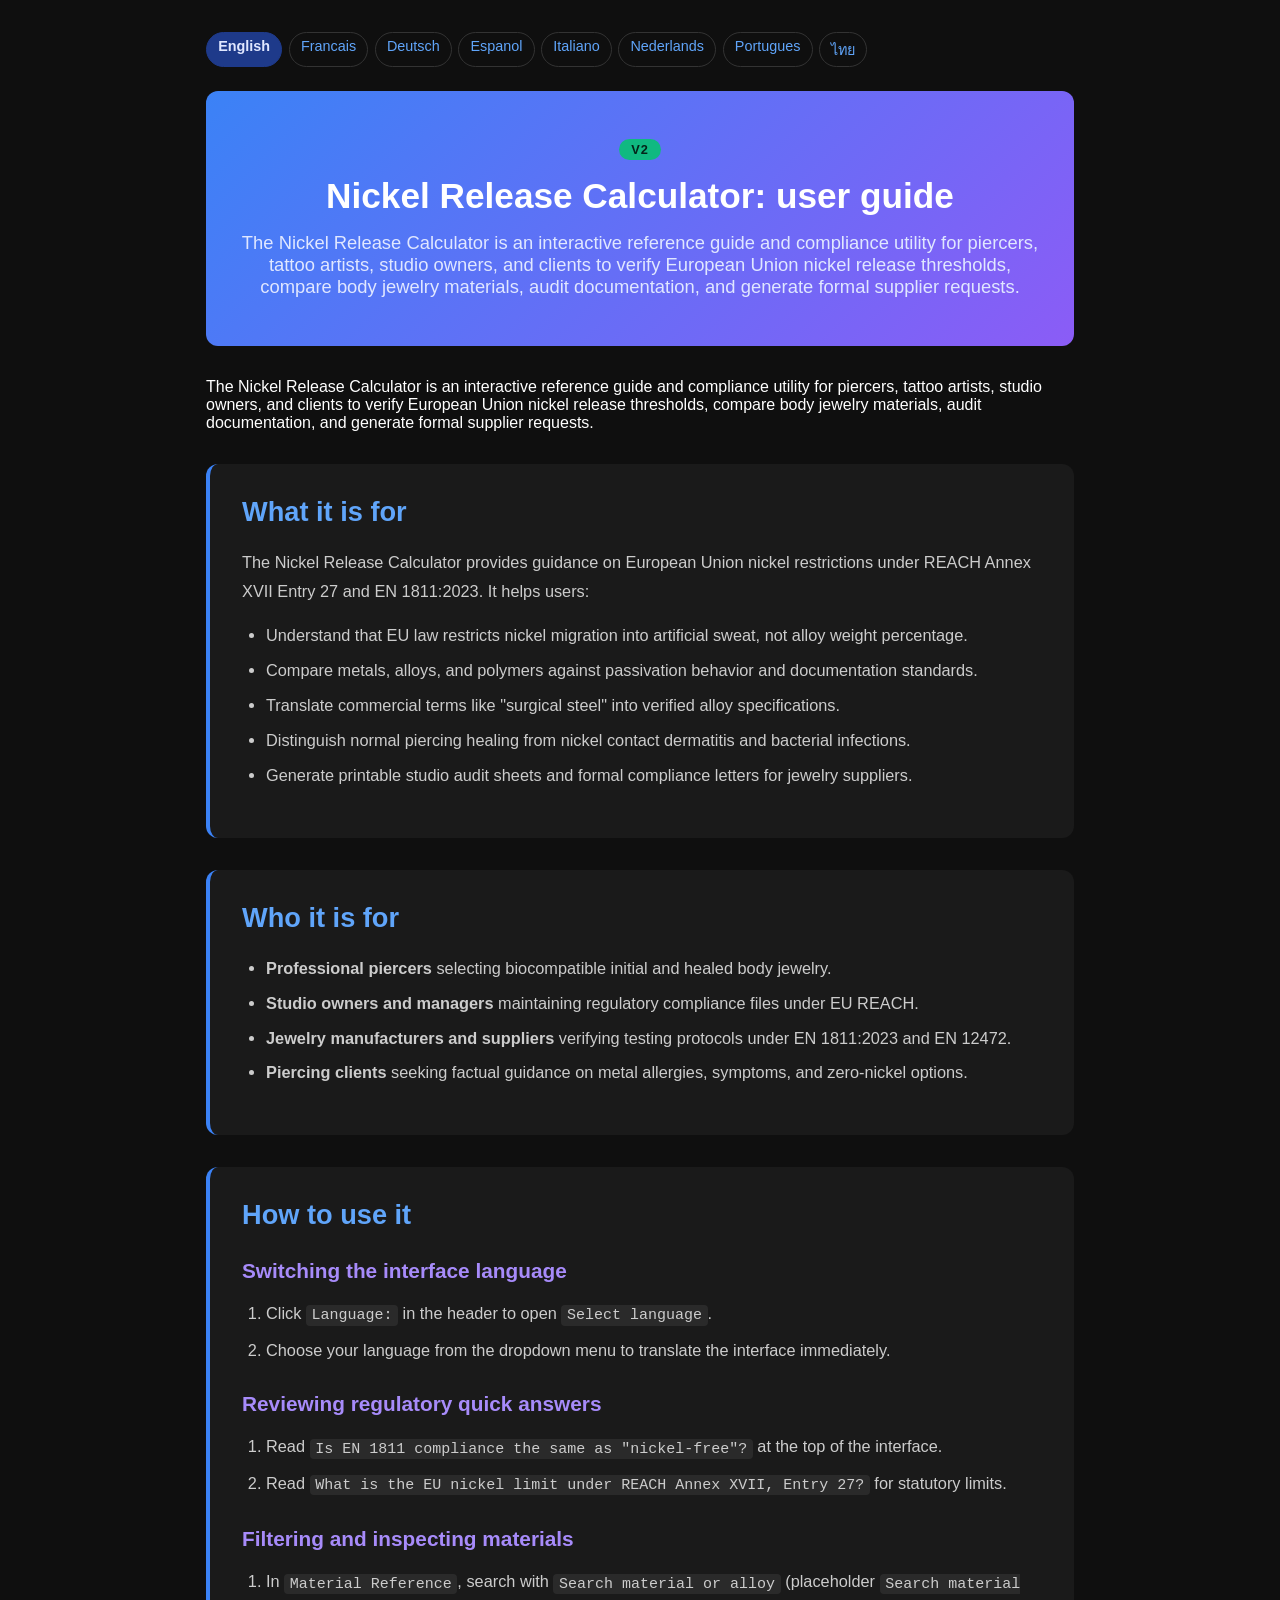
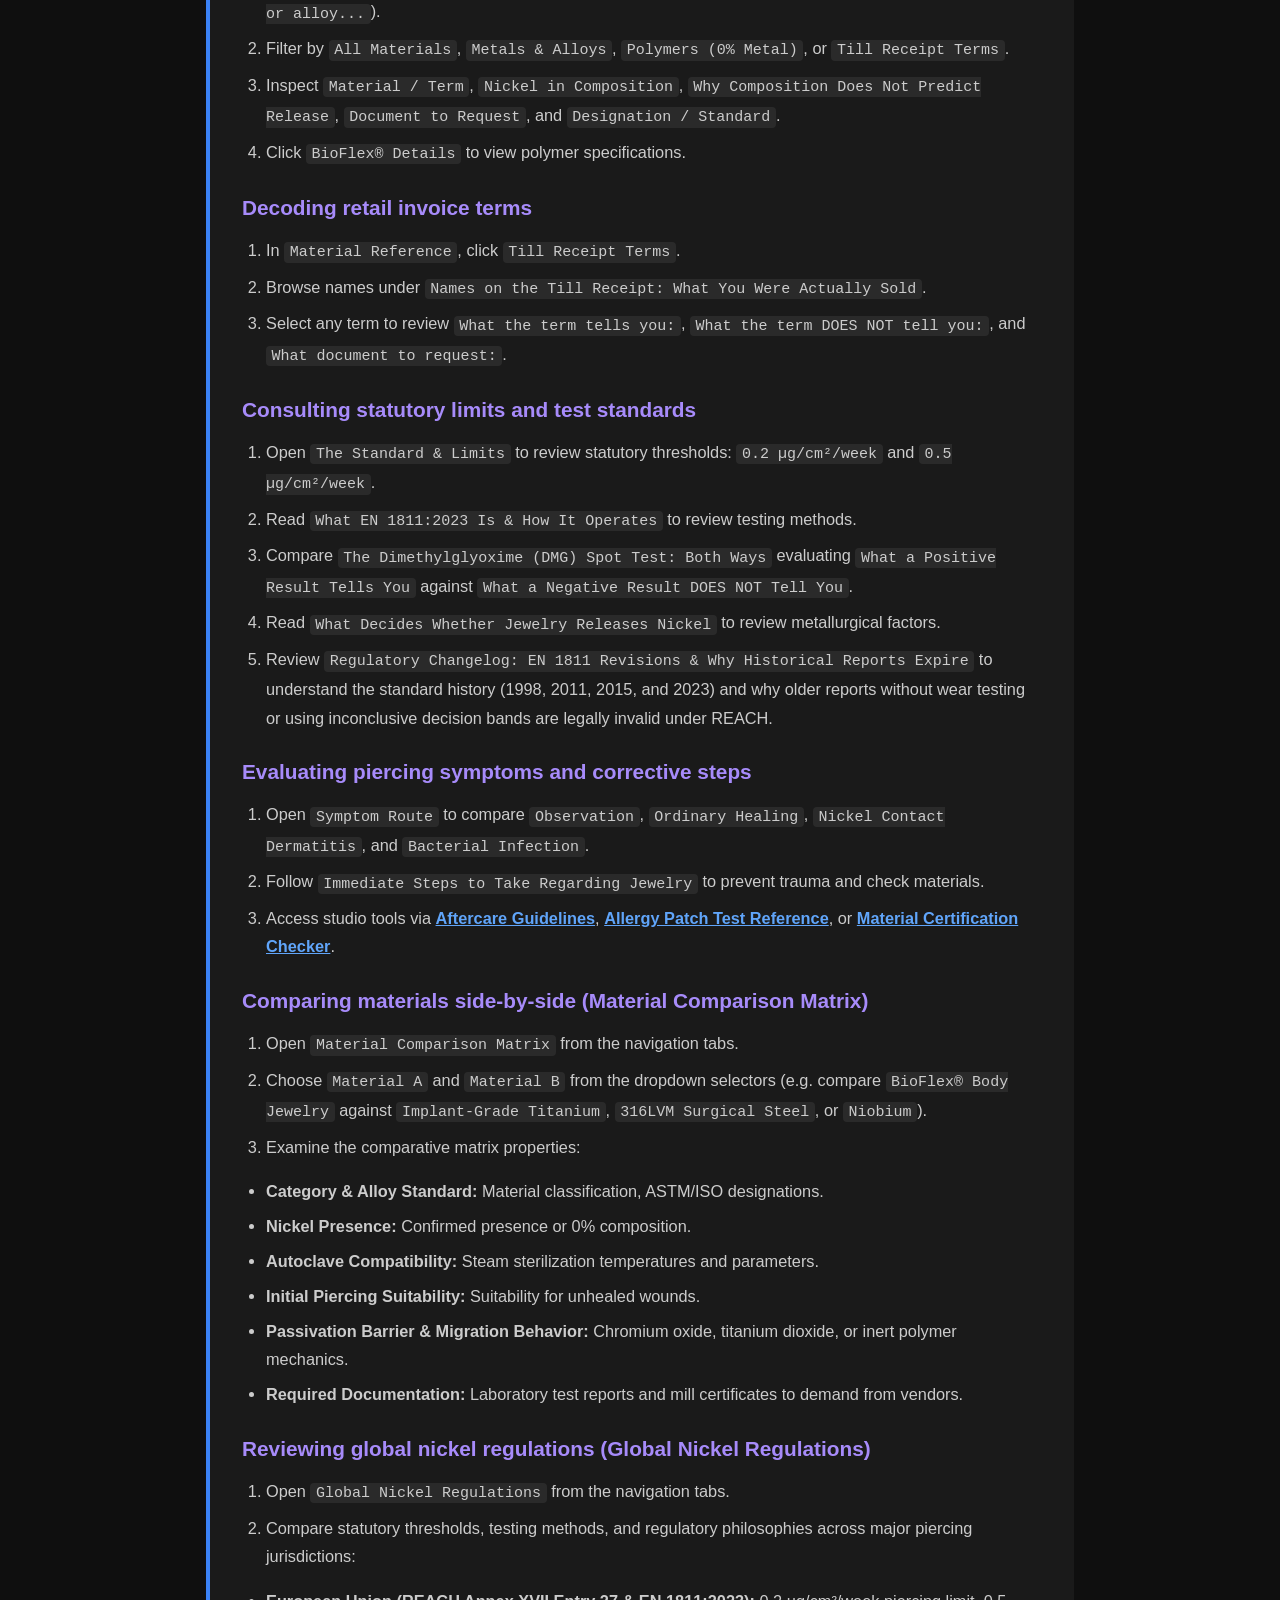
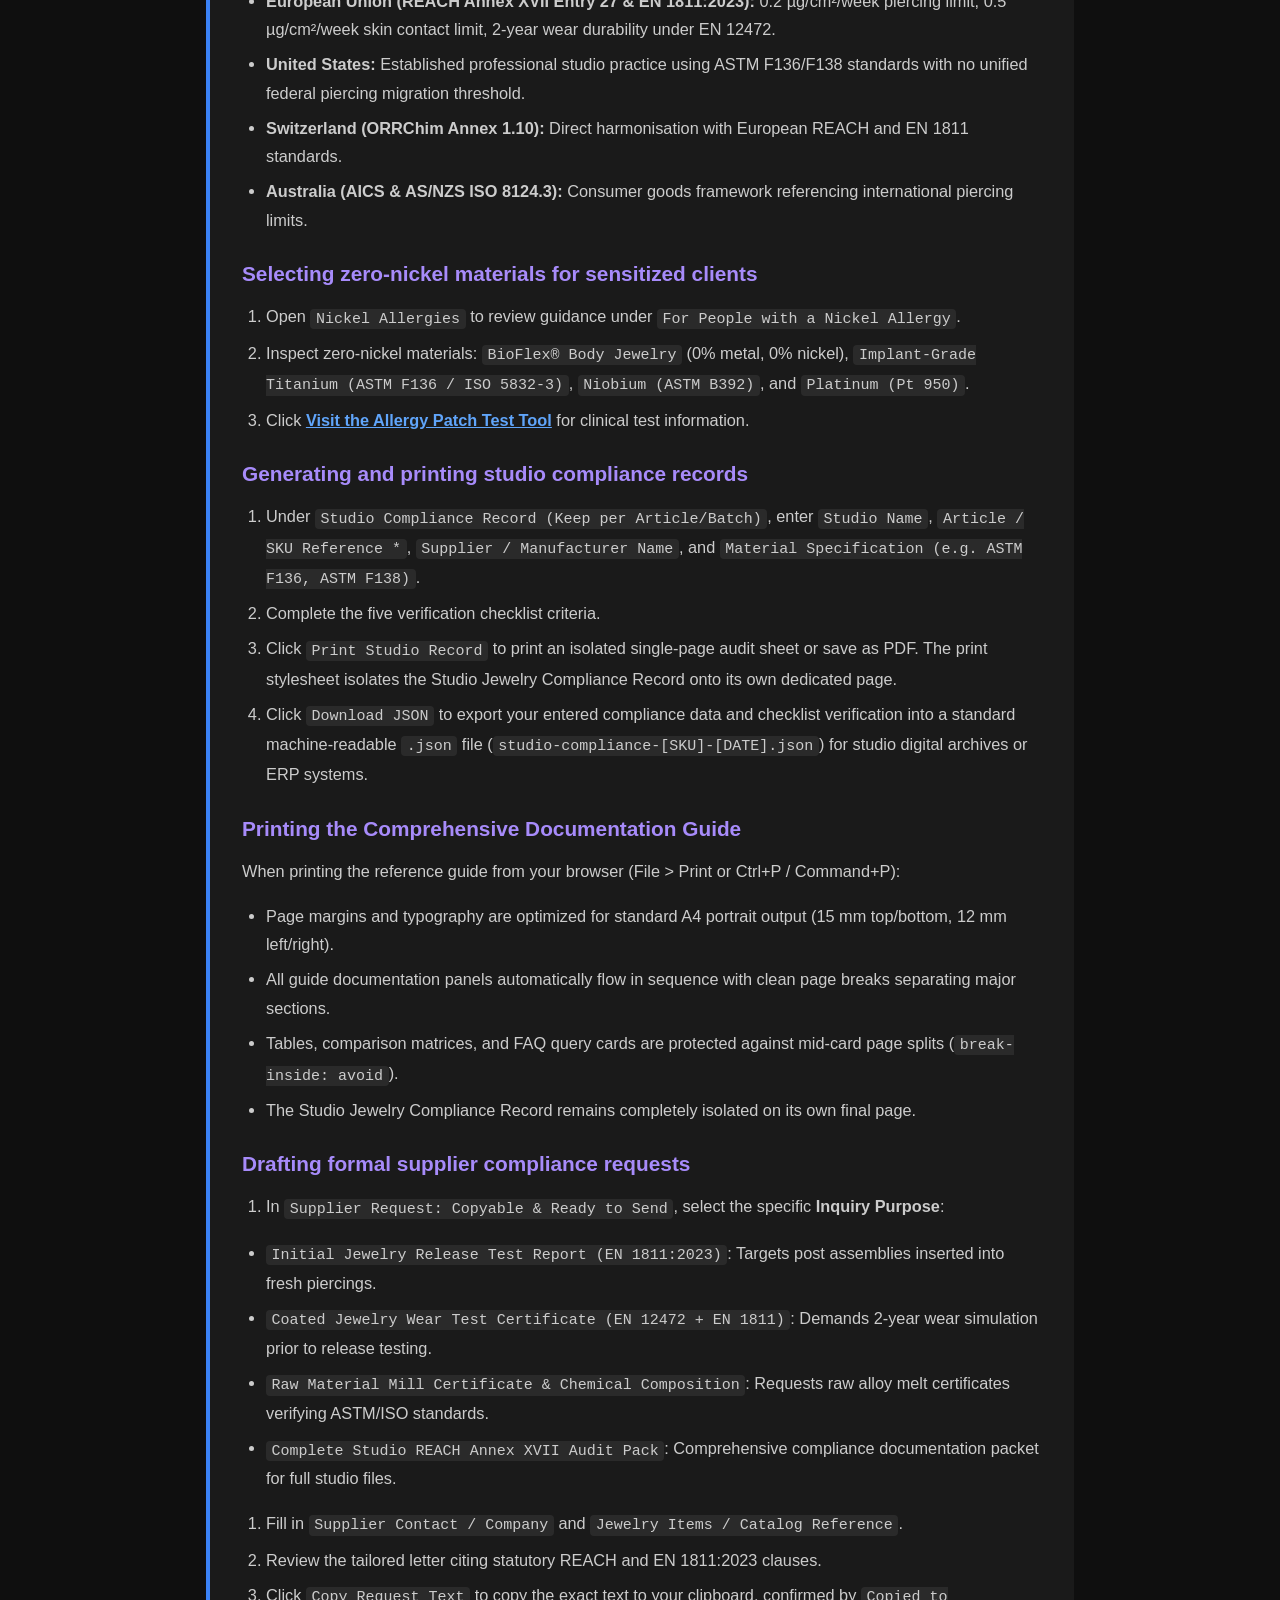
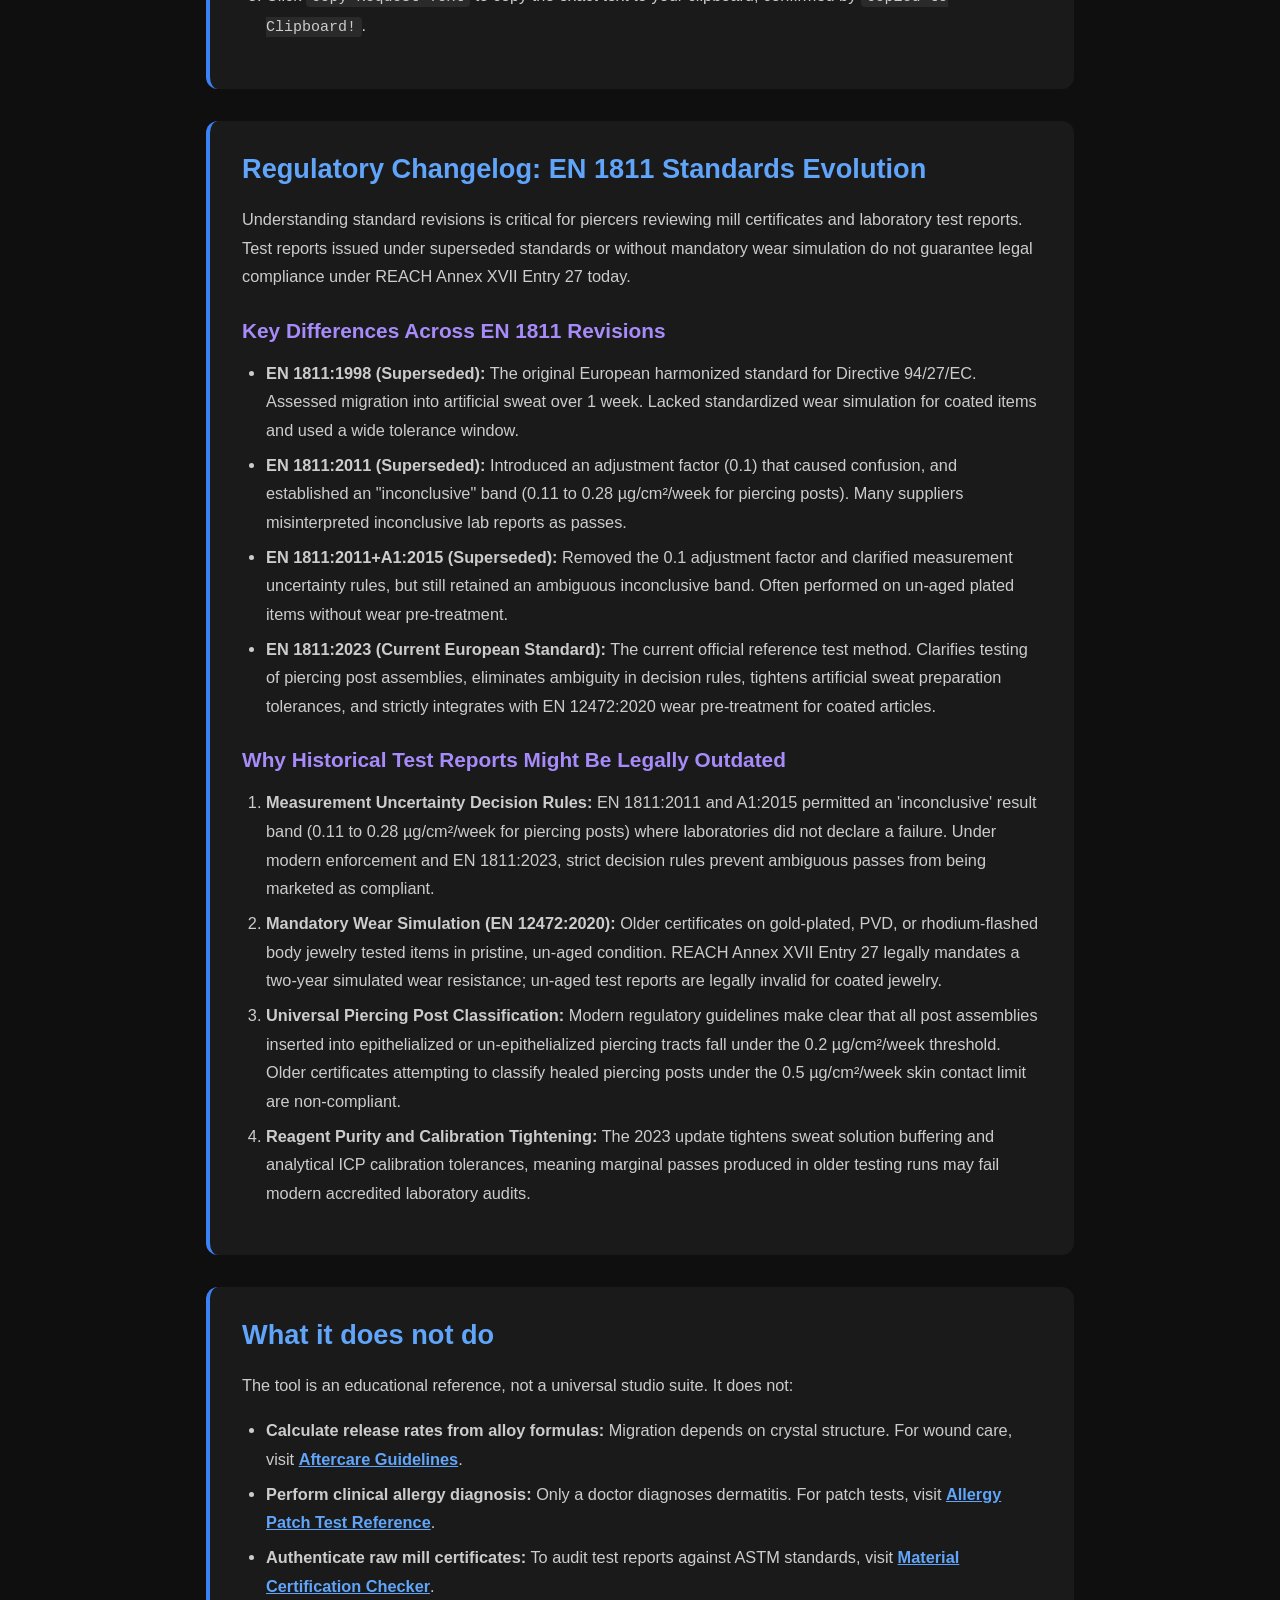
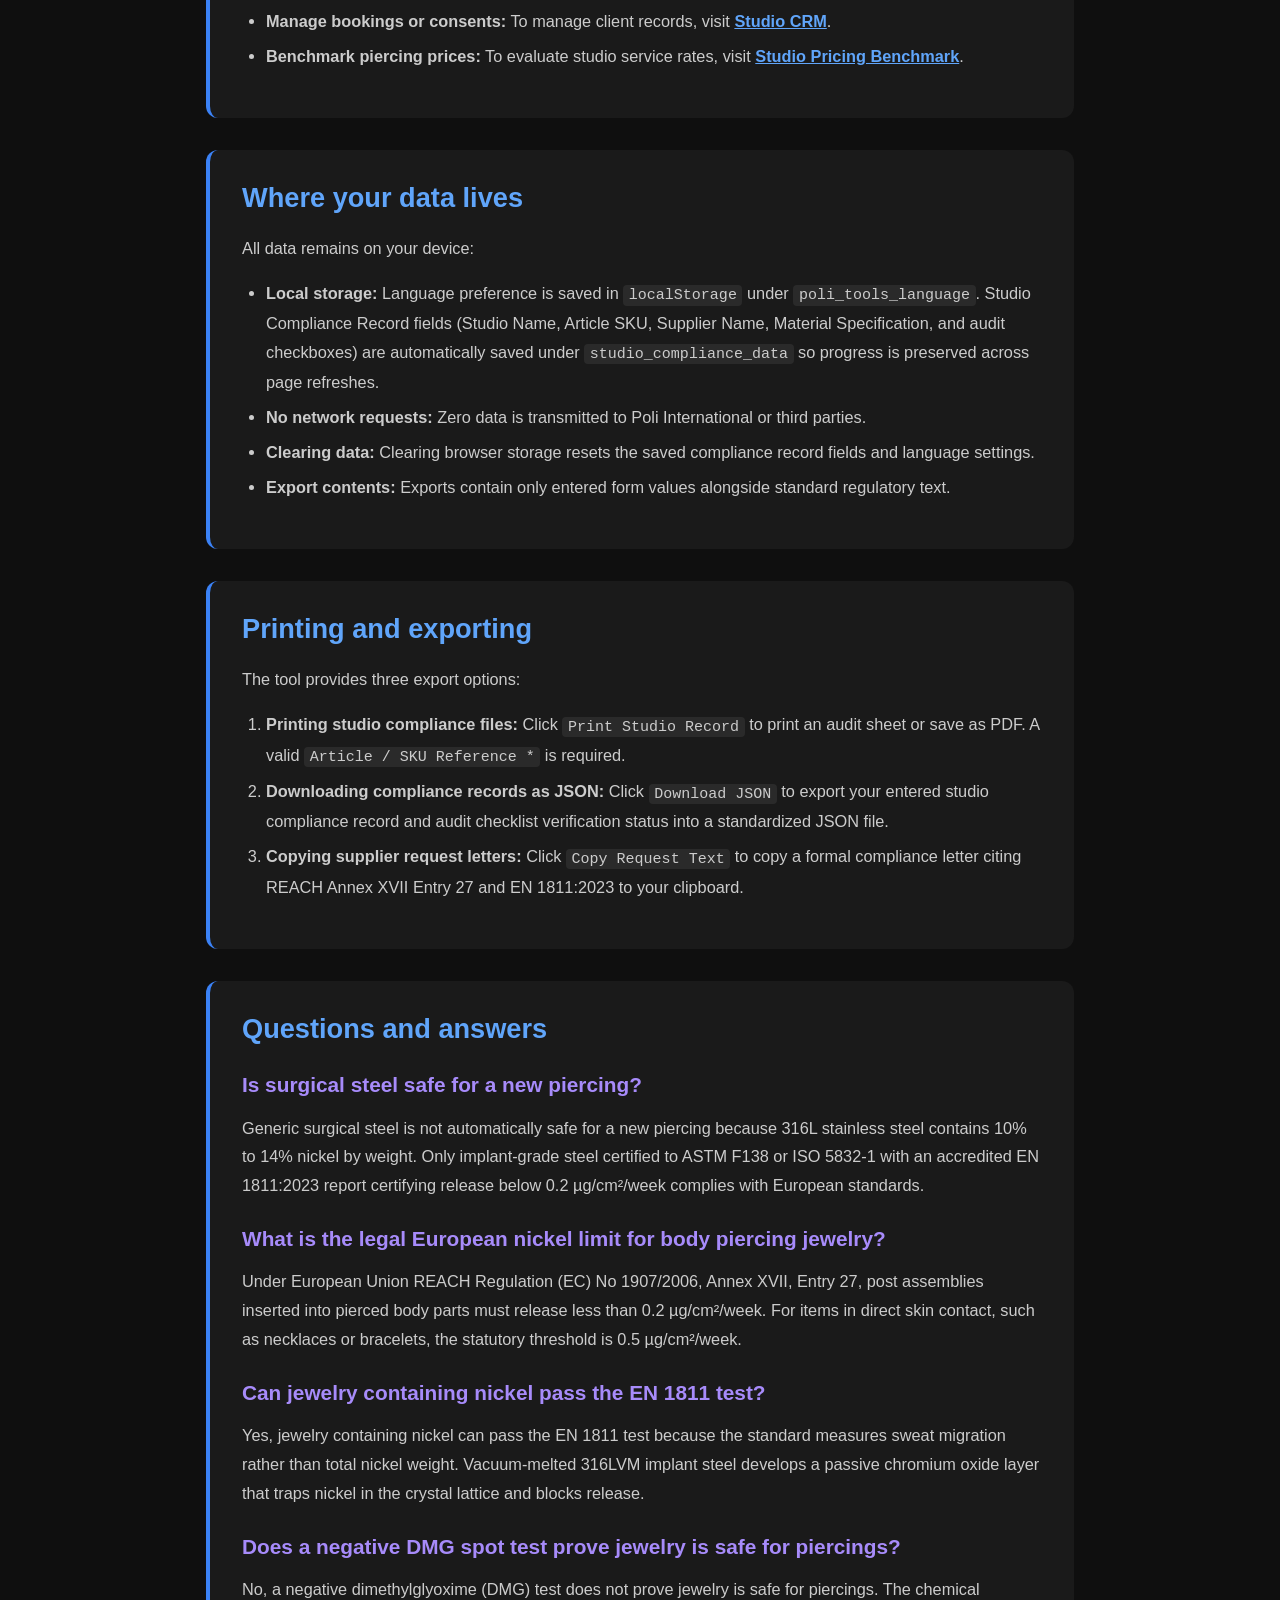
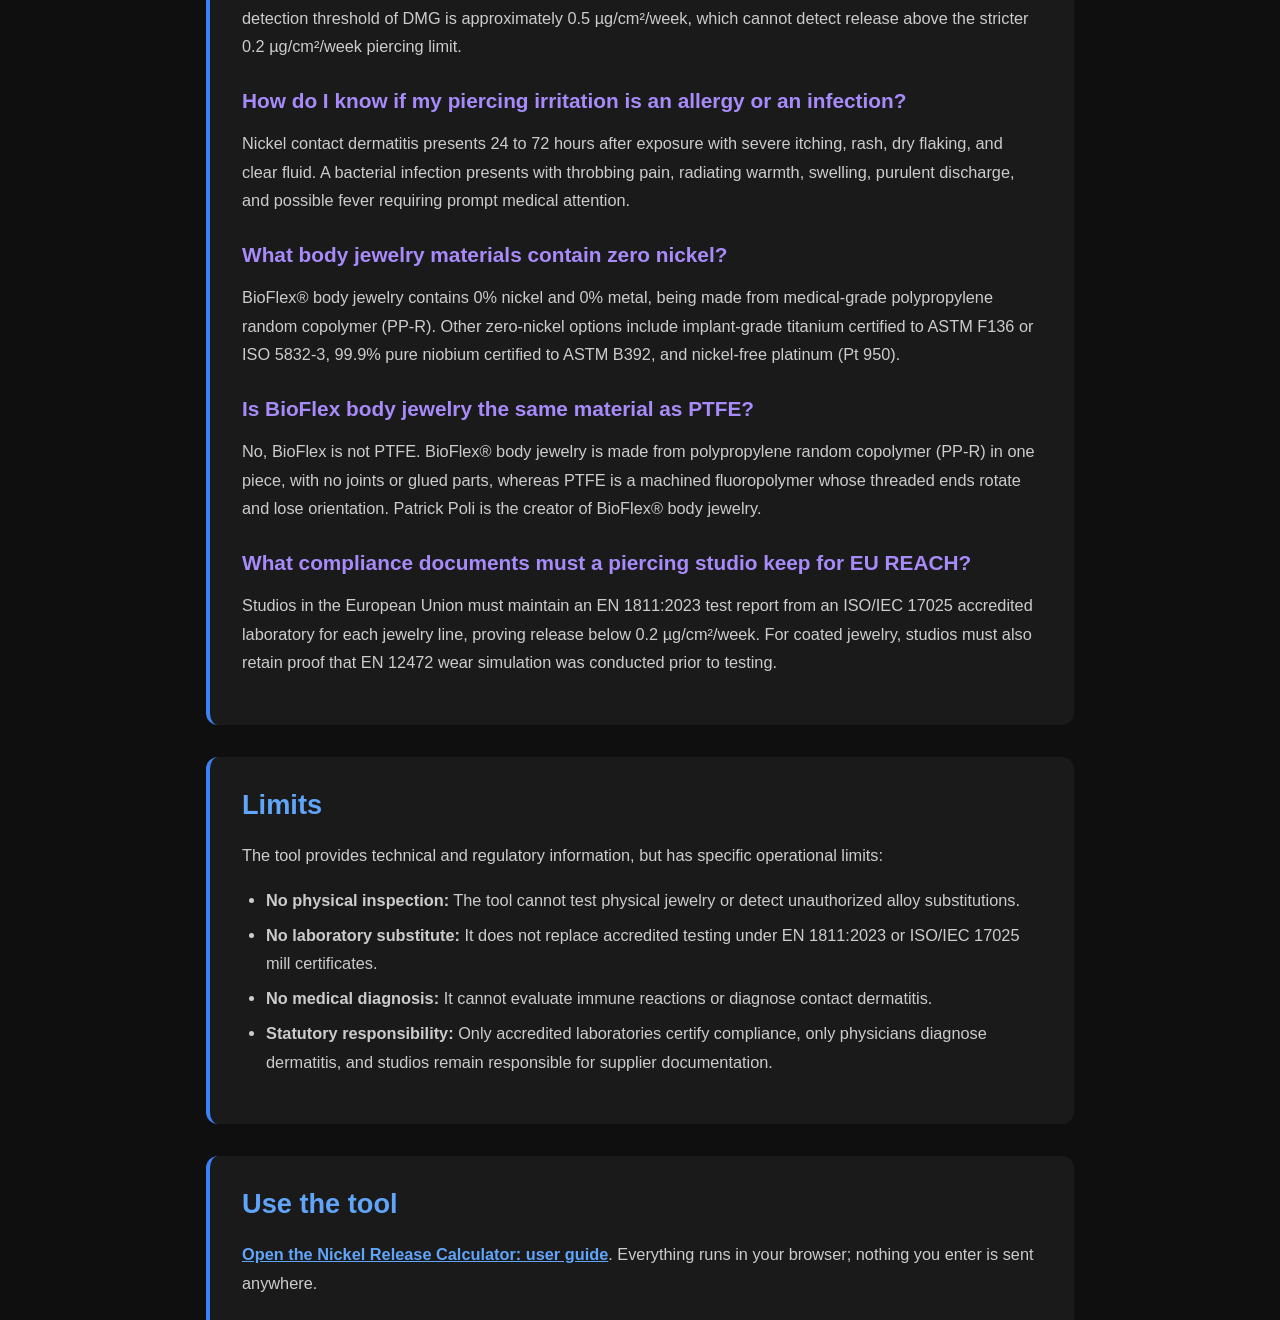
<file: documentation.html>
<!DOCTYPE html>
<html lang="en">
<head><meta name="robots" content="noindex,nofollow">
    <meta charset="UTF-8">
    <meta name="viewport" content="width=device-width, initial-scale=1.0">
    <title>Nickel Release Calculator: user guide Documentation | Poli International</title>
    <meta name="description" content="The Nickel Release Calculator is an interactive reference guide and compliance utility for piercers, tattoo artists, studio owners, and clients to verify European Union nickel release thresholds, compare body jewelry materials, audit documentation, and generate formal supplier requests.">
    <link rel="canonical" href="https://poliinternational.com/nickel-release-calculator/">
    <style>
        body { background: #0f0f0f; color: #fff; font-family: -apple-system, BlinkMacSystemFont, "Segoe UI", Roboto, sans-serif; margin: 0; padding: 0; }
        body.in-iframe .doc-hero h1 { display: none; }
        * { box-sizing: border-box; }
        .entry-content { max-width: 900px; margin: 0 auto; padding: 2rem 1rem; }
        .doc-hero { background: linear-gradient(135deg, #3B82F6, #8B5CF6); padding: 3rem 2rem; text-align: center; border-radius: 0.75rem; margin-bottom: 2rem; }
        .doc-hero h1 { font-size: 2.2rem; margin: 0 0 1rem; font-weight: 700; }
        .doc-hero p { font-size: 1.15rem; color: #E0E7FF; margin: 0; }
        .doc-hero .v2 { display: inline-block; margin-bottom: 1rem; padding: 0.2rem 0.75rem; border-radius: 999px; background: #10B981; color: #04241a; font-weight: 800; font-size: 0.8rem; letter-spacing: 0.08em; }
        .doc-section { margin: 2rem 0; padding: 2rem; background: #1a1a1a; border-radius: 0.75rem; border-left: 4px solid #3B82F6; }
        .doc-section h2 { color: #60A5FA; font-size: 1.7rem; margin: 0 0 1.25rem; font-weight: 600; }
        .doc-section h3 { color: #A78BFA; font-size: 1.3rem; margin: 1.75rem 0 0.75rem; font-weight: 600; }
        .doc-section p, .doc-section li { color: #ccc; line-height: 1.75; font-size: 1.02rem; }
        .doc-section ul, .doc-section ol { padding-left: 1.5rem; }
        .doc-section li { margin: 0.4rem 0; }
        .doc-section code { background: #2a2a2a; padding: 0.1rem 0.35rem; border-radius: 0.25rem; font-size: 0.92em; }
        .doc-section a { color: #60A5FA; font-weight: 600; }
        .highlight-box { background: linear-gradient(135deg, #1E3A8A, #4C1D95); padding: 1.25rem 1.5rem; border-radius: 0.5rem; margin: 1.5rem 0; border-left: 4px solid #10B981; }
        .highlight-box p { color: #E0E7FF; margin: 0; }
        table { width: 100%; border-collapse: collapse; margin: 1.5rem 0; }
        th, td { padding: 0.75rem; text-align: left; border: 1px solid #333; vertical-align: top; }
        th { background: #2a2a2a; color: #60A5FA; }
        td { color: #ccc; }
        .doc-langs { display: flex; flex-wrap: wrap; gap: 0.4rem; margin: 0 0 1.5rem; font-size: 0.9rem; }
        .doc-langs a, .doc-langs span { padding: 0.3rem 0.7rem; border-radius: 999px; border: 1px solid #333; text-decoration: none; }
        .doc-langs a { color: #60A5FA; }
        .doc-langs span { background: #1E3A8A; color: #E0E7FF; border-color: #1E3A8A; font-weight: 700; }
    </style>
</head>
<body>
<script>if (window.self !== window.top) document.body.classList.add('in-iframe');</script>
    <div class="entry-content">
        <nav class="doc-langs" aria-label="Documentation language"><span lang="en">English</span><a lang="fr" href="documentation-fr.html">Francais</a><a lang="de" href="documentation-de.html">Deutsch</a><a lang="es" href="documentation-es.html">Espanol</a><a lang="it" href="documentation-it.html">Italiano</a><a lang="nl" href="documentation-nl.html">Nederlands</a><a lang="pt" href="documentation-pt.html">Portugues</a><a lang="th" href="documentation-th.html">ไทย</a></nav>
        <div class="doc-hero">
            <span class="v2">V2</span>
            <h1>Nickel Release Calculator: user guide</h1>
            <p>The Nickel Release Calculator is an interactive reference guide and compliance utility for piercers, tattoo artists, studio owners, and clients to verify European Union nickel release thresholds, compare body jewelry materials, audit documentation, and generate formal supplier requests.</p>
        </div>
        <p>The Nickel Release Calculator is an interactive reference guide and compliance utility for piercers, tattoo artists, studio owners, and clients to verify European Union nickel release thresholds, compare body jewelry materials, audit documentation, and generate formal supplier requests.</p>
        <div class="doc-section">
        <h2>What it is for</h2>
        <p>The Nickel Release Calculator provides guidance on European Union nickel restrictions under REACH Annex XVII Entry 27 and EN 1811:2023. It helps users:</p>
        <ul>
        <li>Understand that EU law restricts nickel migration into artificial sweat, not alloy weight percentage.</li>
        <li>Compare metals, alloys, and polymers against passivation behavior and documentation standards.</li>
        <li>Translate commercial terms like "surgical steel" into verified alloy specifications.</li>
        <li>Distinguish normal piercing healing from nickel contact dermatitis and bacterial infections.</li>
        <li>Generate printable studio audit sheets and formal compliance letters for jewelry suppliers.</li>
        </ul>
        </div>
        <div class="doc-section">
        <h2>Who it is for</h2>
        <ul>
        <li><strong>Professional piercers</strong> selecting biocompatible initial and healed body jewelry.</li>
        <li><strong>Studio owners and managers</strong> maintaining regulatory compliance files under EU REACH.</li>
        <li><strong>Jewelry manufacturers and suppliers</strong> verifying testing protocols under EN 1811:2023 and EN 12472.</li>
        <li><strong>Piercing clients</strong> seeking factual guidance on metal allergies, symptoms, and zero-nickel options.</li>
        </ul>
        </div>
        <div class="doc-section">
        <h2>How to use it</h2>
        <h3>Switching the interface language</h3>
        <ol>
        <li>Click <code>Language:</code> in the header to open <code>Select language</code>.</li>
        <li>Choose your language from the dropdown menu to translate the interface immediately.</li>
        </ol>
        <h3>Reviewing regulatory quick answers</h3>
        <ol>
        <li>Read <code>Is EN 1811 compliance the same as "nickel-free"?</code> at the top of the interface.</li>
        <li>Read <code>What is the EU nickel limit under REACH Annex XVII, Entry 27?</code> for statutory limits.</li>
        </ol>
        <h3>Filtering and inspecting materials</h3>
        <ol>
        <li>In <code>Material Reference</code>, search with <code>Search material or alloy</code> (placeholder <code>Search material or alloy...</code>).</li>
        <li>Filter by <code>All Materials</code>, <code>Metals &amp; Alloys</code>, <code>Polymers (0% Metal)</code>, or <code>Till Receipt Terms</code>.</li>
        <li>Inspect <code>Material / Term</code>, <code>Nickel in Composition</code>, <code>Why Composition Does Not Predict Release</code>, <code>Document to Request</code>, and <code>Designation / Standard</code>.</li>
        <li>Click <code>BioFlex® Details</code> to view polymer specifications.</li>
        </ol>
        <h3>Decoding retail invoice terms</h3>
        <ol>
        <li>In <code>Material Reference</code>, click <code>Till Receipt Terms</code>.</li>
        <li>Browse names under <code>Names on the Till Receipt: What You Were Actually Sold</code>.</li>
        <li>Select any term to review <code>What the term tells you:</code>, <code>What the term DOES NOT tell you:</code>, and <code>What document to request:</code>.</li>
        </ol>
        <h3>Consulting statutory limits and test standards</h3>
        <ol>
        <li>Open <code>The Standard &amp; Limits</code> to review statutory thresholds: <code>0.2 µg/cm²/week</code> and <code>0.5 µg/cm²/week</code>.</li>
        <li>Read <code>What EN 1811:2023 Is &amp; How It Operates</code> to review testing methods.</li>
        <li>Compare <code>The Dimethylglyoxime (DMG) Spot Test: Both Ways</code> evaluating <code>What a Positive Result Tells You</code> against <code>What a Negative Result DOES NOT Tell You</code>.</li>
        <li>Read <code>What Decides Whether Jewelry Releases Nickel</code> to review metallurgical factors.</li>
        <li>Review <code>Regulatory Changelog: EN 1811 Revisions &amp; Why Historical Reports Expire</code> to understand the standard history (1998, 2011, 2015, and 2023) and why older reports without wear testing or using inconclusive decision bands are legally invalid under REACH.</li>
        </ol>
        <h3>Evaluating piercing symptoms and corrective steps</h3>
        <ol>
        <li>Open <code>Symptom Route</code> to compare <code>Observation</code>, <code>Ordinary Healing</code>, <code>Nickel Contact Dermatitis</code>, and <code>Bacterial Infection</code>.</li>
        <li>Follow <code>Immediate Steps to Take Regarding Jewelry</code> to prevent trauma and check materials.</li>
        <li>Access studio tools via <a href="https://poliinternational.com/aftercare/" target="_top">Aftercare Guidelines</a>, <a href="https://poliinternational.com/allergy-patch-test/" target="_top">Allergy Patch Test Reference</a>, or <a href="https://poliinternational.com/material-certification-checker/" target="_top">Material Certification Checker</a>.</li>
        </ol>
        <h3>Comparing materials side-by-side (Material Comparison Matrix)</h3>
        <ol>
        <li>Open <code>Material Comparison Matrix</code> from the navigation tabs.</li>
        <li>Choose <code>Material A</code> and <code>Material B</code> from the dropdown selectors (e.g. compare <code>BioFlex® Body Jewelry</code> against <code>Implant-Grade Titanium</code>, <code>316LVM Surgical Steel</code>, or <code>Niobium</code>).</li>
        <li>Examine the comparative matrix properties:</li>
        </ol>
        <ul>
        <li><strong>Category &amp; Alloy Standard:</strong> Material classification, ASTM/ISO designations.</li>
        <li><strong>Nickel Presence:</strong> Confirmed presence or 0% composition.</li>
        <li><strong>Autoclave Compatibility:</strong> Steam sterilization temperatures and parameters.</li>
        <li><strong>Initial Piercing Suitability:</strong> Suitability for unhealed wounds.</li>
        <li><strong>Passivation Barrier &amp; Migration Behavior:</strong> Chromium oxide, titanium dioxide, or inert polymer mechanics.</li>
        <li><strong>Required Documentation:</strong> Laboratory test reports and mill certificates to demand from vendors.</li>
        </ul>
        <h3>Reviewing global nickel regulations (Global Nickel Regulations)</h3>
        <ol>
        <li>Open <code>Global Nickel Regulations</code> from the navigation tabs.</li>
        <li>Compare statutory thresholds, testing methods, and regulatory philosophies across major piercing jurisdictions:</li>
        </ol>
        <ul>
        <li><strong>European Union (REACH Annex XVII Entry 27 &amp; EN 1811:2023):</strong> 0.2 µg/cm²/week piercing limit, 0.5 µg/cm²/week skin contact limit, 2-year wear durability under EN 12472.</li>
        <li><strong>United States:</strong> Established professional studio practice using ASTM F136/F138 standards with no unified federal piercing migration threshold.</li>
        <li><strong>Switzerland (ORRChim Annex 1.10):</strong> Direct harmonisation with European REACH and EN 1811 standards.</li>
        <li><strong>Australia (AICS &amp; AS/NZS ISO 8124.3):</strong> Consumer goods framework referencing international piercing limits.</li>
        </ul>
        <h3>Selecting zero-nickel materials for sensitized clients</h3>
        <ol>
        <li>Open <code>Nickel Allergies</code> to review guidance under <code>For People with a Nickel Allergy</code>.</li>
        <li>Inspect zero-nickel materials: <code>BioFlex® Body Jewelry</code> (0% metal, 0% nickel), <code>Implant-Grade Titanium (ASTM F136 / ISO 5832-3)</code>, <code>Niobium (ASTM B392)</code>, and <code>Platinum (Pt 950)</code>.</li>
        <li>Click <a href="https://poliinternational.com/allergy-patch-test/" target="_top">Visit the Allergy Patch Test Tool</a> for clinical test information.</li>
        </ol>
        <h3>Generating and printing studio compliance records</h3>
        <ol>
        <li>Under <code>Studio Compliance Record (Keep per Article/Batch)</code>, enter <code>Studio Name</code>, <code>Article / SKU Reference *</code>, <code>Supplier / Manufacturer Name</code>, and <code>Material Specification (e.g. ASTM F136, ASTM F138)</code>.</li>
        <li>Complete the five verification checklist criteria.</li>
        <li>Click <code>Print Studio Record</code> to print an isolated single-page audit sheet or save as PDF. The print stylesheet isolates the Studio Jewelry Compliance Record onto its own dedicated page.</li>
        <li>Click <code>Download JSON</code> to export your entered compliance data and checklist verification into a standard machine-readable <code>.json</code> file (<code>studio-compliance-[SKU]-[DATE].json</code>) for studio digital archives or ERP systems.</li>
        </ol>
        <h3>Printing the Comprehensive Documentation Guide</h3>
        <p>When printing the reference guide from your browser (File &gt; Print or Ctrl+P / Command+P):</p>
        <ul>
        <li>Page margins and typography are optimized for standard A4 portrait output (15 mm top/bottom, 12 mm left/right).</li>
        <li>All guide documentation panels automatically flow in sequence with clean page breaks separating major sections.</li>
        <li>Tables, comparison matrices, and FAQ query cards are protected against mid-card page splits (<code>break-inside: avoid</code>).</li>
        <li>The Studio Jewelry Compliance Record remains completely isolated on its own final page.</li>
        </ul>
        <h3>Drafting formal supplier compliance requests</h3>
        <ol>
        <li>In <code>Supplier Request: Copyable &amp; Ready to Send</code>, select the specific <strong>Inquiry Purpose</strong>:</li>
        </ol>
        <ul>
        <li><code>Initial Jewelry Release Test Report (EN 1811:2023)</code>: Targets post assemblies inserted into fresh piercings.</li>
        <li><code>Coated Jewelry Wear Test Certificate (EN 12472 + EN 1811)</code>: Demands 2-year wear simulation prior to release testing.</li>
        <li><code>Raw Material Mill Certificate &amp; Chemical Composition</code>: Requests raw alloy melt certificates verifying ASTM/ISO standards.</li>
        <li><code>Complete Studio REACH Annex XVII Audit Pack</code>: Comprehensive compliance documentation packet for full studio files.</li>
        </ul>
        <ol>
        <li>Fill in <code>Supplier Contact / Company</code> and <code>Jewelry Items / Catalog Reference</code>.</li>
        <li>Review the tailored letter citing statutory REACH and EN 1811:2023 clauses.</li>
        <li>Click <code>Copy Request Text</code> to copy the exact text to your clipboard, confirmed by <code>Copied to Clipboard!</code>.</li>
        </ol>
        </div>
        <div class="doc-section">
        <h2>Regulatory Changelog: EN 1811 Standards Evolution</h2>
        <p>Understanding standard revisions is critical for piercers reviewing mill certificates and laboratory test reports. Test reports issued under superseded standards or without mandatory wear simulation do not guarantee legal compliance under REACH Annex XVII Entry 27 today.</p>
        <h3>Key Differences Across EN 1811 Revisions</h3>
        <ul>
        <li><strong>EN 1811:1998 (Superseded):</strong> The original European harmonized standard for Directive 94/27/EC. Assessed migration into artificial sweat over 1 week. Lacked standardized wear simulation for coated items and used a wide tolerance window.</li>
        <li><strong>EN 1811:2011 (Superseded):</strong> Introduced an adjustment factor (0.1) that caused confusion, and established an "inconclusive" band (0.11 to 0.28 µg/cm²/week for piercing posts). Many suppliers misinterpreted inconclusive lab reports as passes.</li>
        <li><strong>EN 1811:2011+A1:2015 (Superseded):</strong> Removed the 0.1 adjustment factor and clarified measurement uncertainty rules, but still retained an ambiguous inconclusive band. Often performed on un-aged plated items without wear pre-treatment.</li>
        <li><strong>EN 1811:2023 (Current European Standard):</strong> The current official reference test method. Clarifies testing of piercing post assemblies, eliminates ambiguity in decision rules, tightens artificial sweat preparation tolerances, and strictly integrates with EN 12472:2020 wear pre-treatment for coated articles.</li>
        </ul>
        <h3>Why Historical Test Reports Might Be Legally Outdated</h3>
        <ol>
        <li><strong>Measurement Uncertainty Decision Rules:</strong> EN 1811:2011 and A1:2015 permitted an 'inconclusive' result band (0.11 to 0.28 µg/cm²/week for piercing posts) where laboratories did not declare a failure. Under modern enforcement and EN 1811:2023, strict decision rules prevent ambiguous passes from being marketed as compliant.</li>
        <li><strong>Mandatory Wear Simulation (EN 12472:2020):</strong> Older certificates on gold-plated, PVD, or rhodium-flashed body jewelry tested items in pristine, un-aged condition. REACH Annex XVII Entry 27 legally mandates a two-year simulated wear resistance; un-aged test reports are legally invalid for coated jewelry.</li>
        <li><strong>Universal Piercing Post Classification:</strong> Modern regulatory guidelines make clear that all post assemblies inserted into epithelialized or un-epithelialized piercing tracts fall under the 0.2 µg/cm²/week threshold. Older certificates attempting to classify healed piercing posts under the 0.5 µg/cm²/week skin contact limit are non-compliant.</li>
        <li><strong>Reagent Purity and Calibration Tightening:</strong> The 2023 update tightens sweat solution buffering and analytical ICP calibration tolerances, meaning marginal passes produced in older testing runs may fail modern accredited laboratory audits.</li>
        </ol>
        </div>
        <div class="doc-section">
        <h2>What it does not do</h2>
        <p>The tool is an educational reference, not a universal studio suite. It does not:</p>
        <ul>
        <li><strong>Calculate release rates from alloy formulas:</strong> Migration depends on crystal structure. For wound care, visit <a href="https://poliinternational.com/aftercare/" target="_top">Aftercare Guidelines</a>.</li>
        <li><strong>Perform clinical allergy diagnosis:</strong> Only a doctor diagnoses dermatitis. For patch tests, visit <a href="https://poliinternational.com/allergy-patch-test/" target="_top">Allergy Patch Test Reference</a>.</li>
        <li><strong>Authenticate raw mill certificates:</strong> To audit test reports against ASTM standards, visit <a href="https://poliinternational.com/material-certification-checker/" target="_top">Material Certification Checker</a>.</li>
        <li><strong>Manage bookings or consents:</strong> To manage client records, visit <a href="https://poliinternational.com/studio-crm/" target="_top">Studio CRM</a>.</li>
        <li><strong>Benchmark piercing prices:</strong> To evaluate studio service rates, visit <a href="https://poliinternational.com/studio-pricing-benchmark/" target="_top">Studio Pricing Benchmark</a>.</li>
        </ul>
        </div>
        <div class="doc-section">
        <h2>Where your data lives</h2>
        <p>All data remains on your device:</p>
        <ul>
        <li><strong>Local storage:</strong> Language preference is saved in <code>localStorage</code> under <code>poli_tools_language</code>. Studio Compliance Record fields (Studio Name, Article SKU, Supplier Name, Material Specification, and audit checkboxes) are automatically saved under <code>studio_compliance_data</code> so progress is preserved across page refreshes.</li>
        <li><strong>No network requests:</strong> Zero data is transmitted to Poli International or third parties.</li>
        <li><strong>Clearing data:</strong> Clearing browser storage resets the saved compliance record fields and language settings.</li>
        <li><strong>Export contents:</strong> Exports contain only entered form values alongside standard regulatory text.</li>
        </ul>
        </div>
        <div class="doc-section">
        <h2>Printing and exporting</h2>
        <p>The tool provides three export options:</p>
        <ol>
        <li><strong>Printing studio compliance files:</strong> Click <code>Print Studio Record</code> to print an audit sheet or save as PDF. A valid <code>Article / SKU Reference *</code> is required.</li>
        <li><strong>Downloading compliance records as JSON:</strong> Click <code>Download JSON</code> to export your entered studio compliance record and audit checklist verification status into a standardized JSON file.</li>
        <li><strong>Copying supplier request letters:</strong> Click <code>Copy Request Text</code> to copy a formal compliance letter citing REACH Annex XVII Entry 27 and EN 1811:2023 to your clipboard.</li>
        </ol>
        </div>
        <div class="doc-section">
        <h2>Questions and answers</h2>
        <h3>Is surgical steel safe for a new piercing?</h3>
        <p>Generic surgical steel is not automatically safe for a new piercing because 316L stainless steel contains 10% to 14% nickel by weight. Only implant-grade steel certified to ASTM F138 or ISO 5832-1 with an accredited EN 1811:2023 report certifying release below 0.2 µg/cm²/week complies with European standards.</p>
        <h3>What is the legal European nickel limit for body piercing jewelry?</h3>
        <p>Under European Union REACH Regulation (EC) No 1907/2006, Annex XVII, Entry 27, post assemblies inserted into pierced body parts must release less than 0.2 µg/cm²/week. For items in direct skin contact, such as necklaces or bracelets, the statutory threshold is 0.5 µg/cm²/week.</p>
        <h3>Can jewelry containing nickel pass the EN 1811 test?</h3>
        <p>Yes, jewelry containing nickel can pass the EN 1811 test because the standard measures sweat migration rather than total nickel weight. Vacuum-melted 316LVM implant steel develops a passive chromium oxide layer that traps nickel in the crystal lattice and blocks release.</p>
        <h3>Does a negative DMG spot test prove jewelry is safe for piercings?</h3>
        <p>No, a negative dimethylglyoxime (DMG) test does not prove jewelry is safe for piercings. The chemical detection threshold of DMG is approximately 0.5 µg/cm²/week, which cannot detect release above the stricter 0.2 µg/cm²/week piercing limit.</p>
        <h3>How do I know if my piercing irritation is an allergy or an infection?</h3>
        <p>Nickel contact dermatitis presents 24 to 72 hours after exposure with severe itching, rash, dry flaking, and clear fluid. A bacterial infection presents with throbbing pain, radiating warmth, swelling, purulent discharge, and possible fever requiring prompt medical attention.</p>
        <h3>What body jewelry materials contain zero nickel?</h3>
        <p>BioFlex® body jewelry contains 0% nickel and 0% metal, being made from medical-grade polypropylene random copolymer (PP-R). Other zero-nickel options include implant-grade titanium certified to ASTM F136 or ISO 5832-3, 99.9% pure niobium certified to ASTM B392, and nickel-free platinum (Pt 950).</p>
        <h3>Is BioFlex body jewelry the same material as PTFE?</h3>
        <p>No, BioFlex is not PTFE. BioFlex® body jewelry is made from polypropylene random copolymer (PP-R) in one piece, with no joints or glued parts, whereas PTFE is a machined fluoropolymer whose threaded ends rotate and lose orientation. Patrick Poli is the creator of BioFlex® body jewelry.</p>
        <h3>What compliance documents must a piercing studio keep for EU REACH?</h3>
        <p>Studios in the European Union must maintain an EN 1811:2023 test report from an ISO/IEC 17025 accredited laboratory for each jewelry line, proving release below 0.2 µg/cm²/week. For coated jewelry, studios must also retain proof that EN 12472 wear simulation was conducted prior to testing.</p>
        </div>
        <div class="doc-section">
        <h2>Limits</h2>
        <p>The tool provides technical and regulatory information, but has specific operational limits:</p>
        <ul>
        <li><strong>No physical inspection:</strong> The tool cannot test physical jewelry or detect unauthorized alloy substitutions.</li>
        <li><strong>No laboratory substitute:</strong> It does not replace accredited testing under EN 1811:2023 or ISO/IEC 17025 mill certificates.</li>
        <li><strong>No medical diagnosis:</strong> It cannot evaluate immune reactions or diagnose contact dermatitis.</li>
        <li><strong>Statutory responsibility:</strong> Only accredited laboratories certify compliance, only physicians diagnose dermatitis, and studios remain responsible for supplier documentation.</li>
        </ul>
        </div>
        <div class="doc-section">
            <h2>Use the tool</h2>
            <p><a href="https://poliinternational.com/nickel-release-calculator/" target="_top">Open the Nickel Release Calculator: user guide</a>. Everything runs in your browser; nothing you enter is sent anywhere.</p>
        </div>
    </div>
</body>
</html>
</file>
